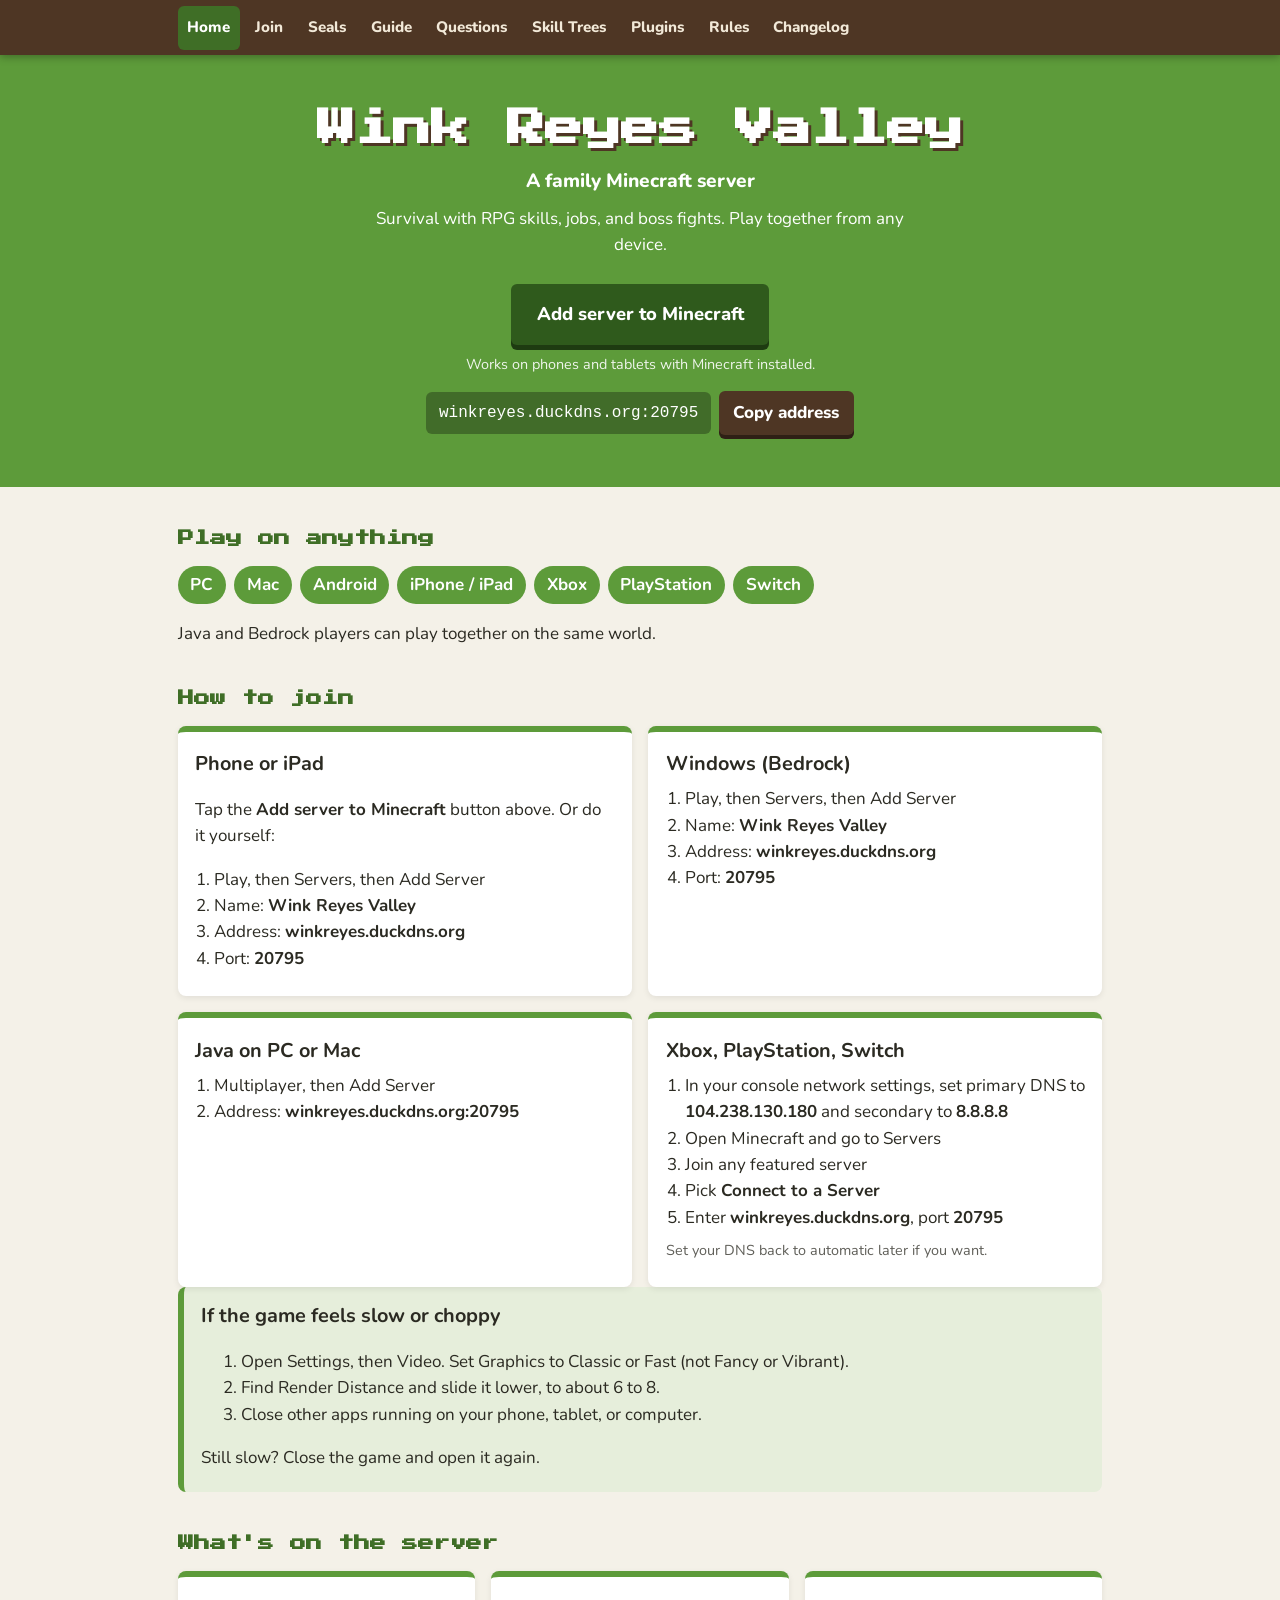
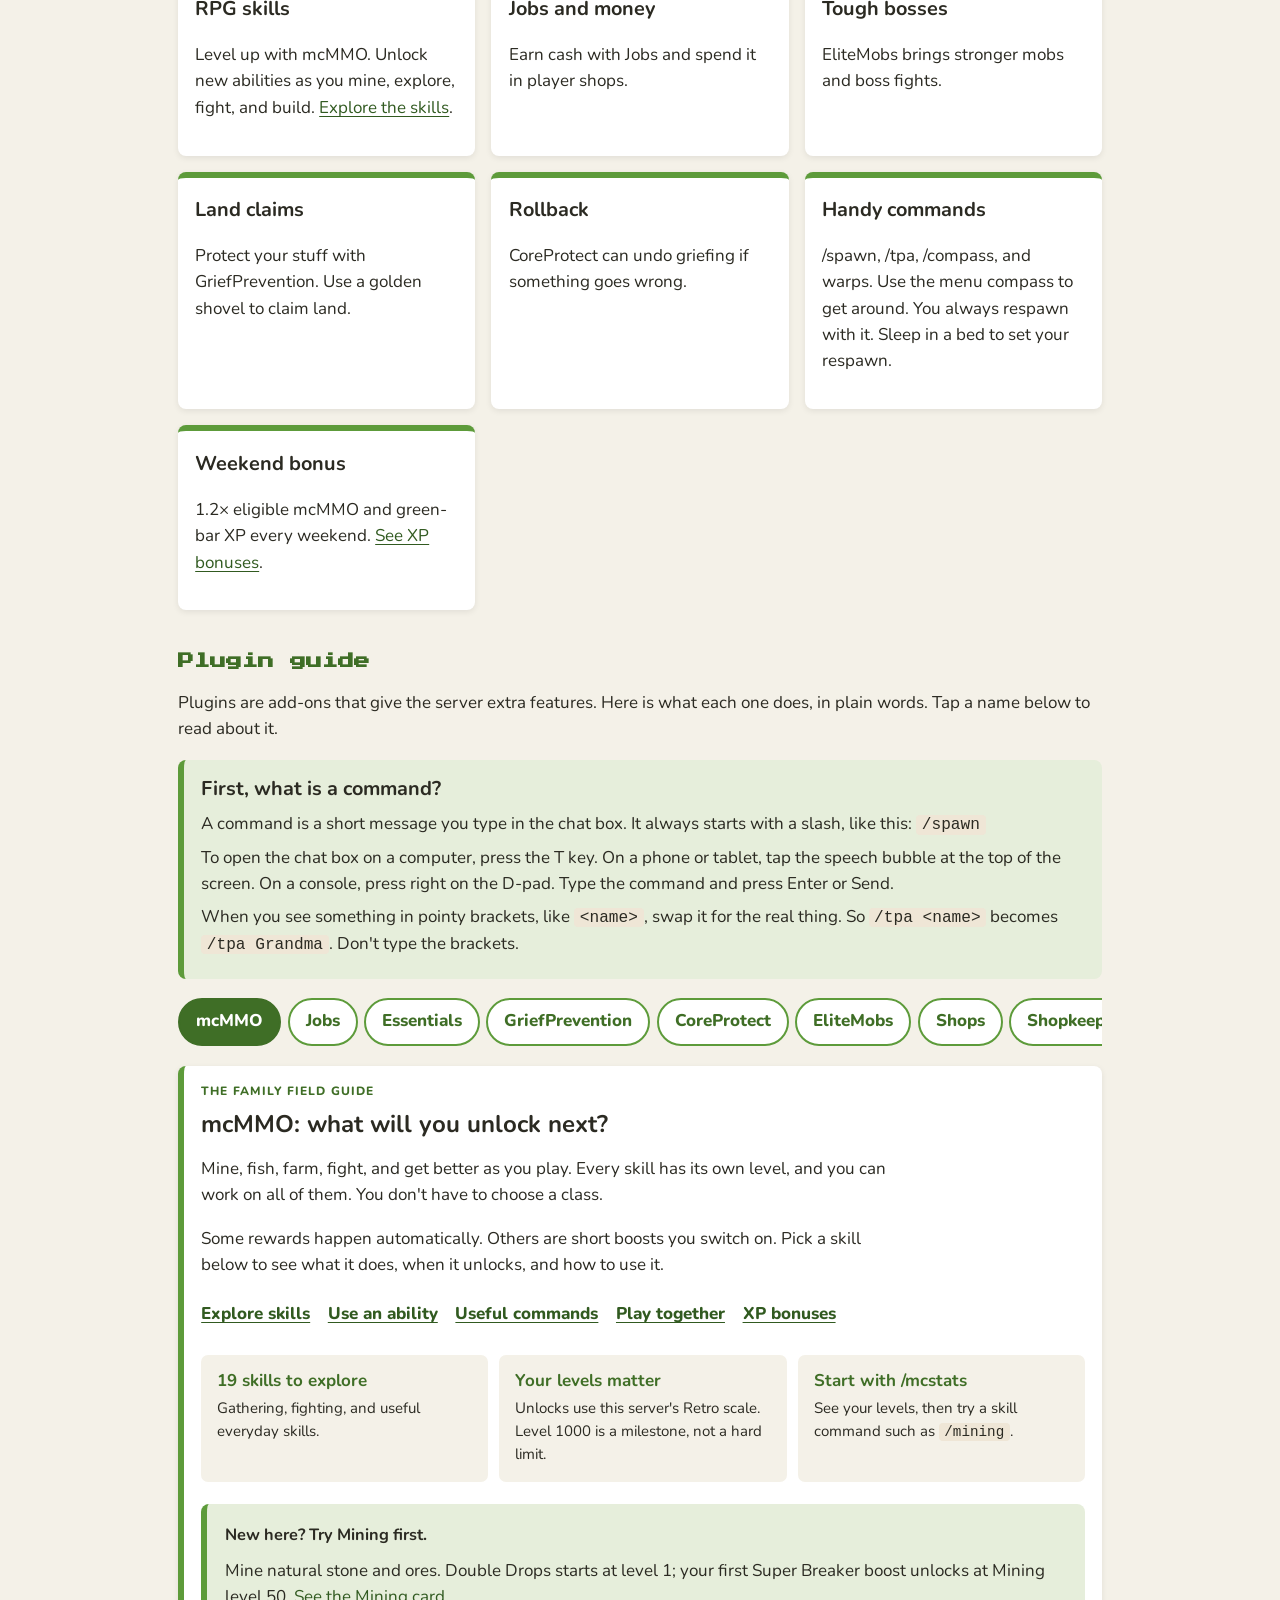
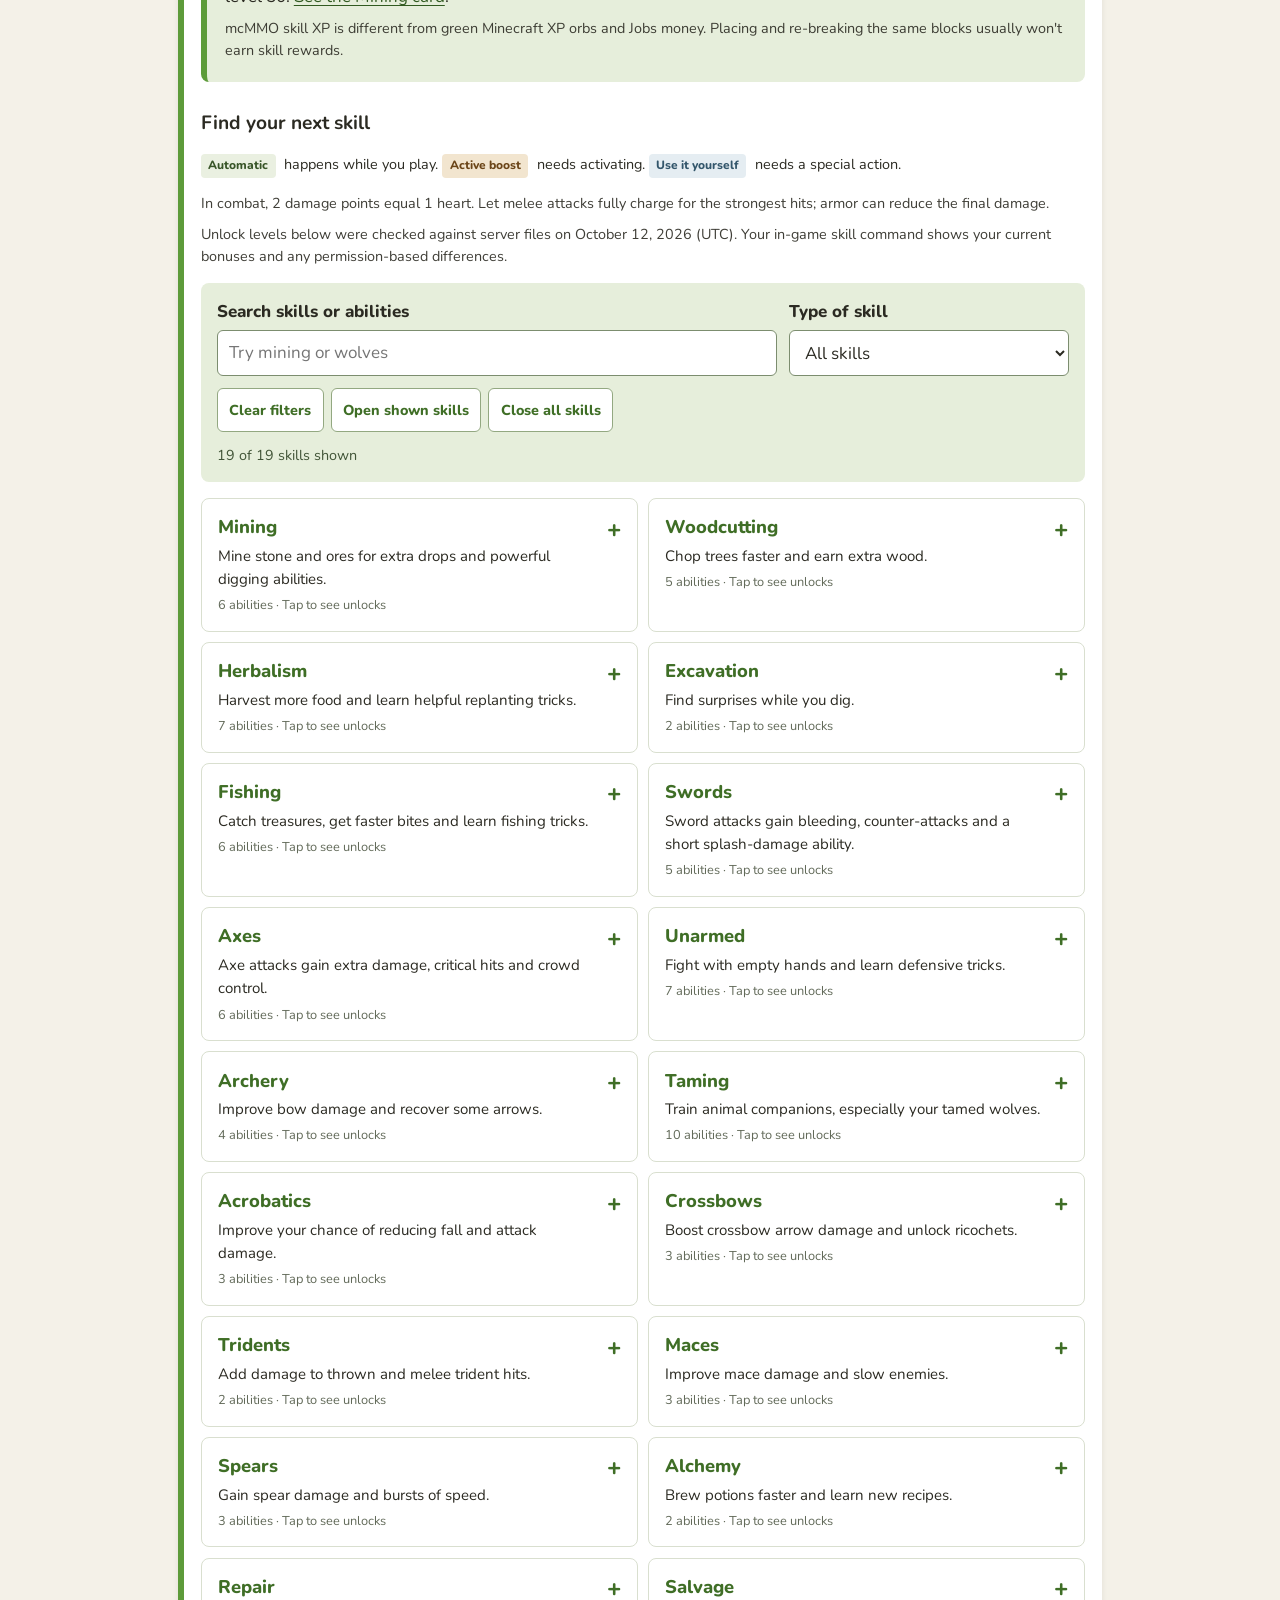
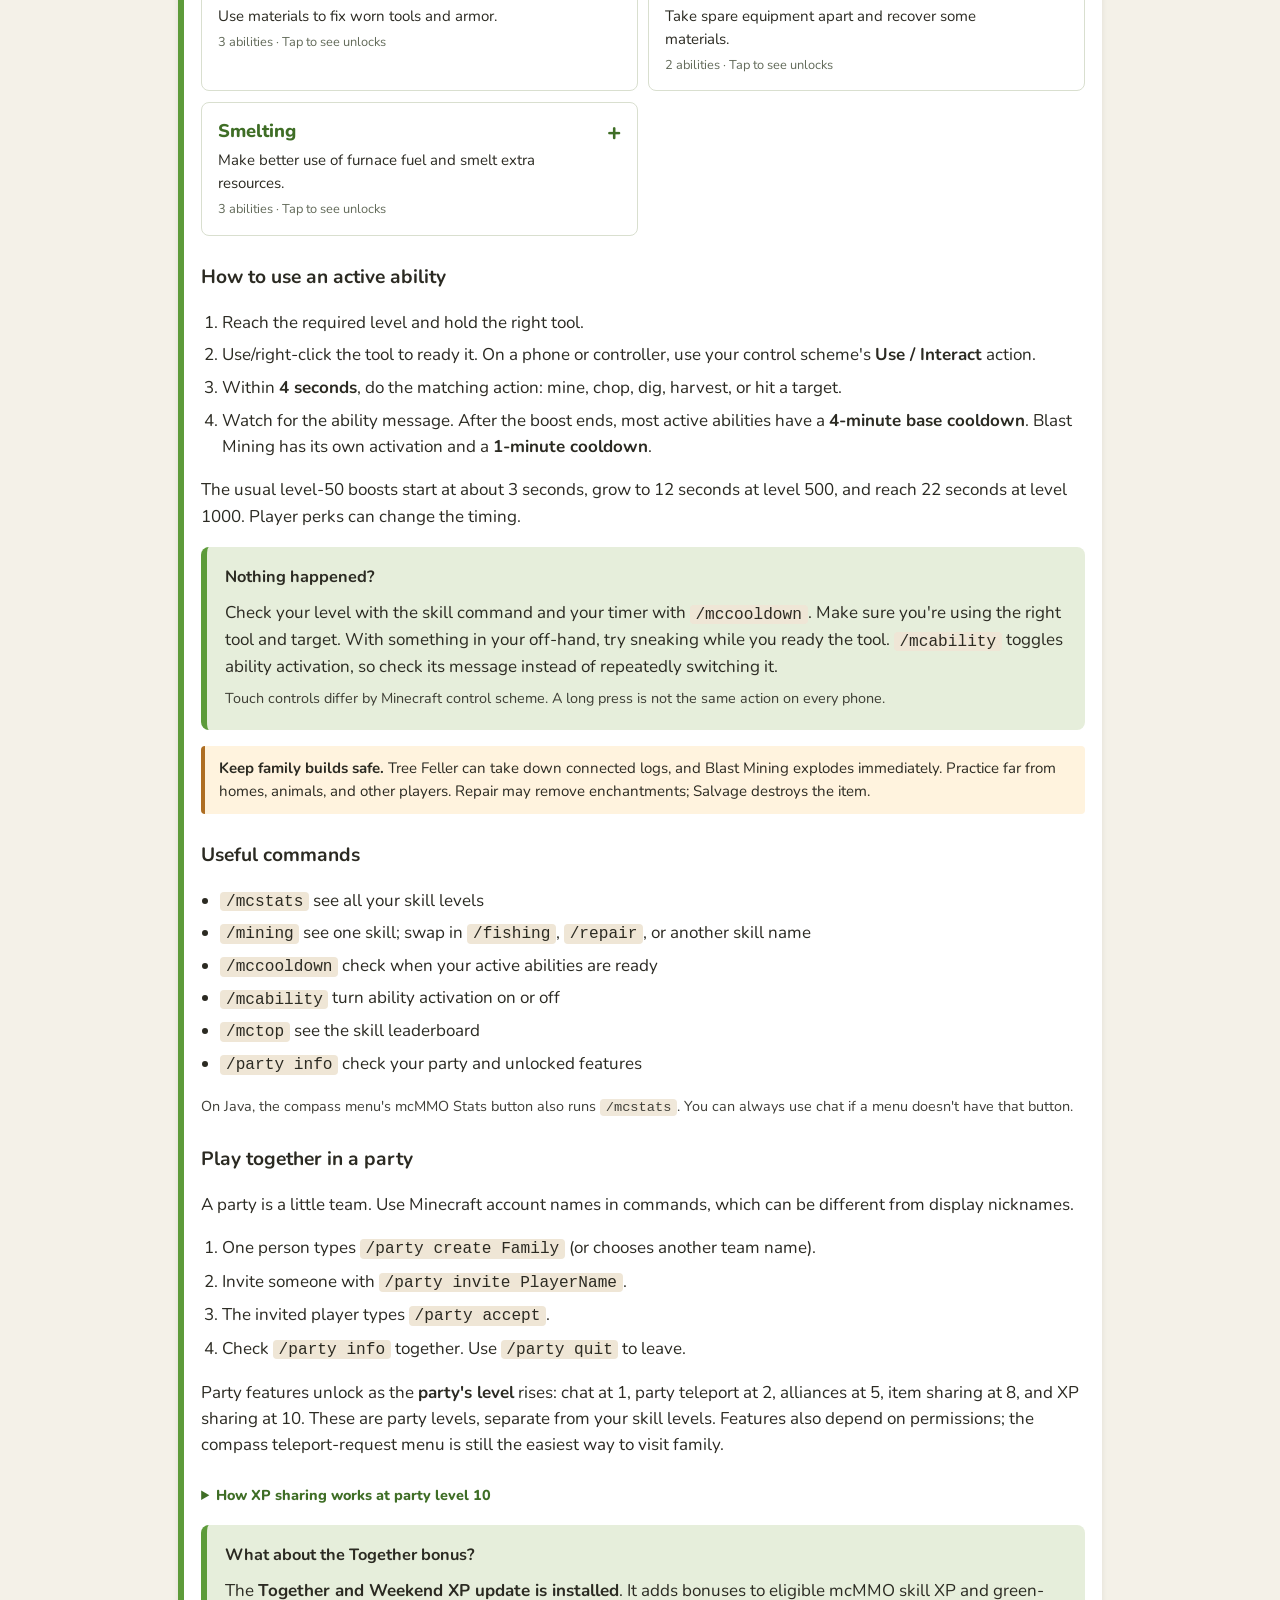
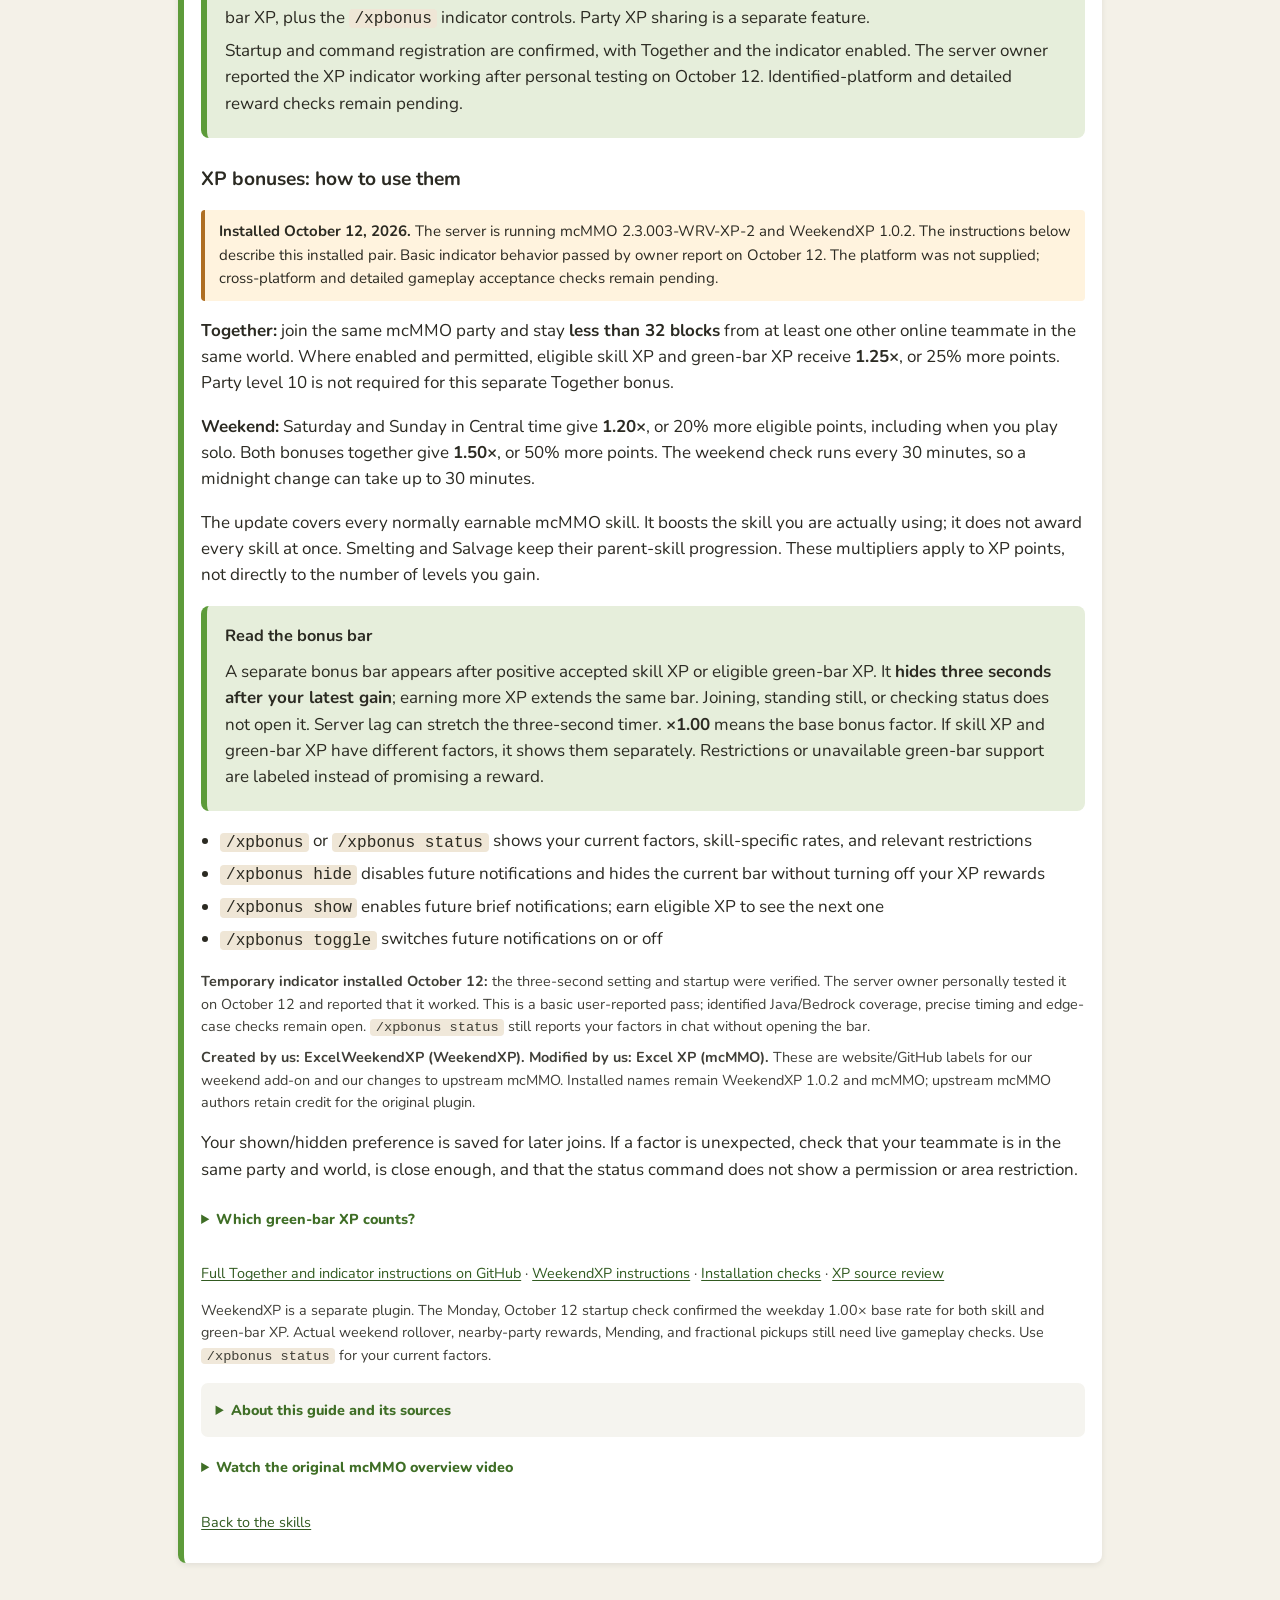
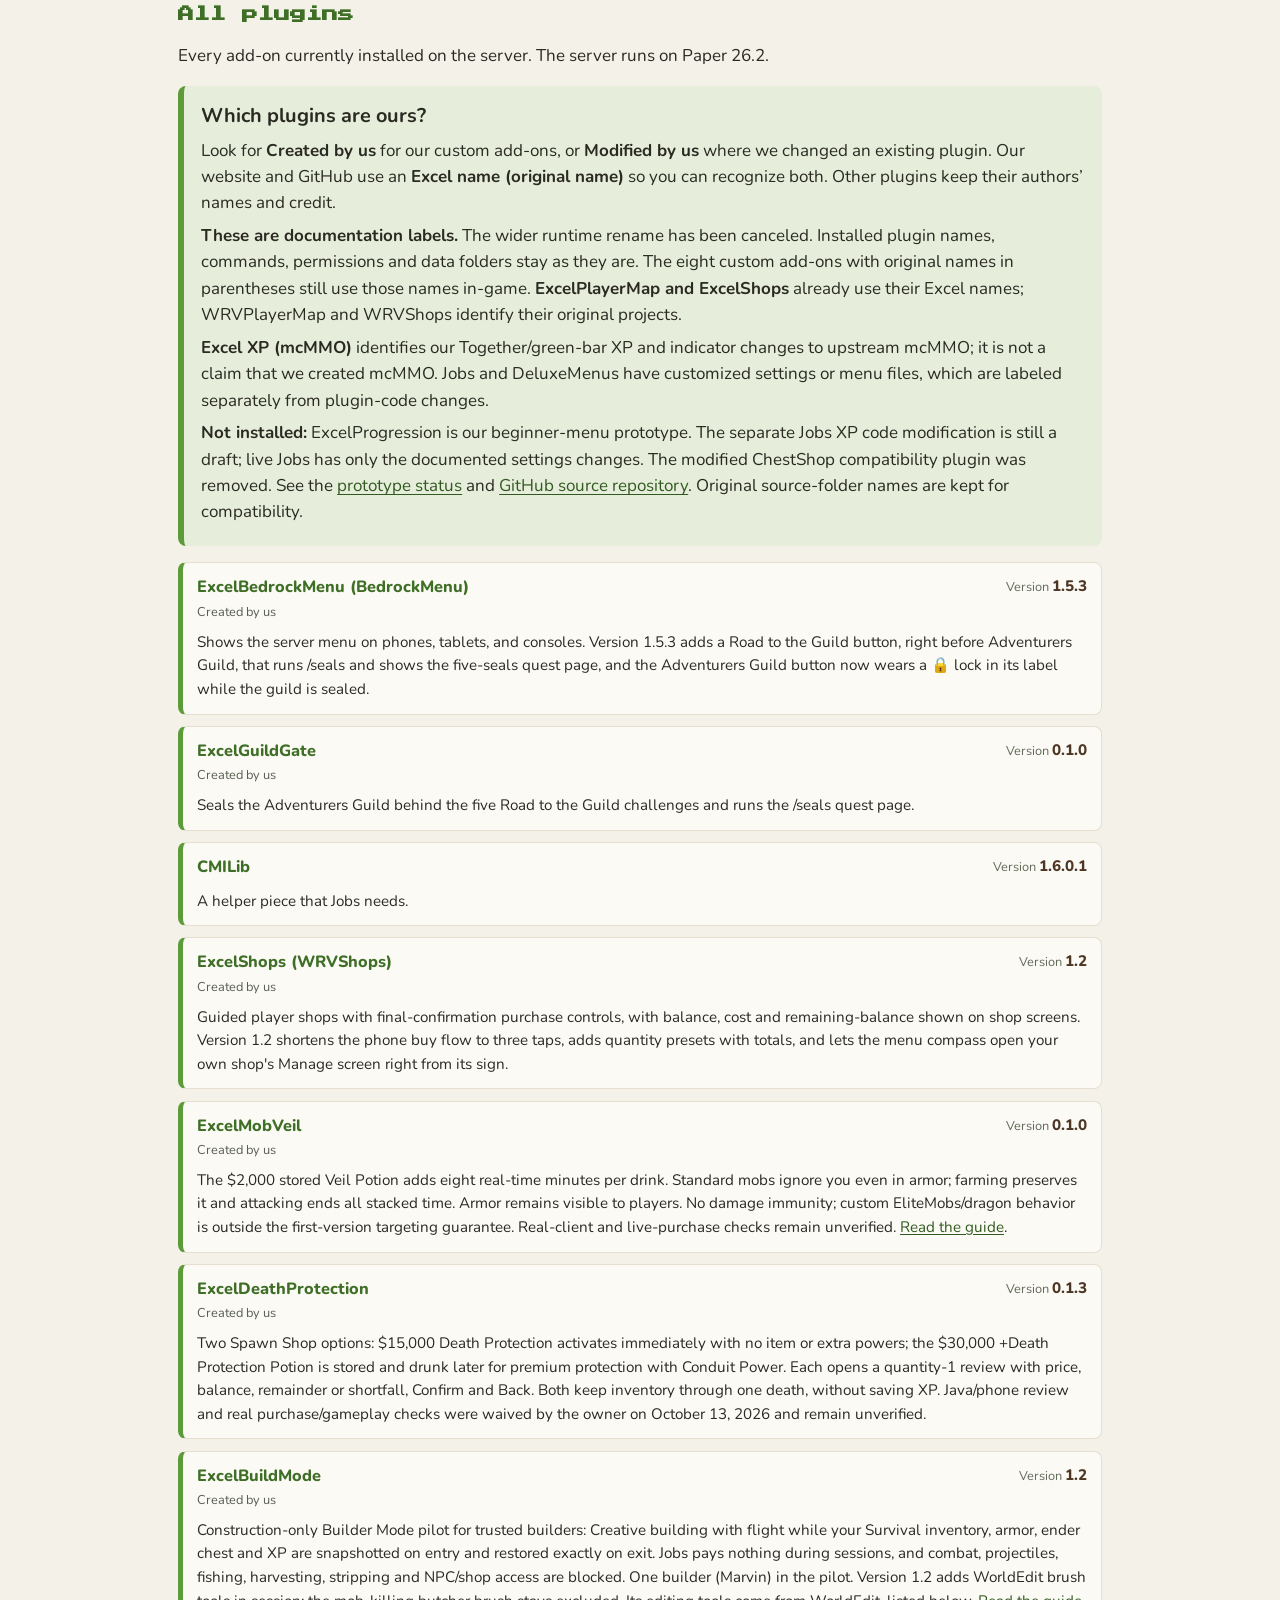
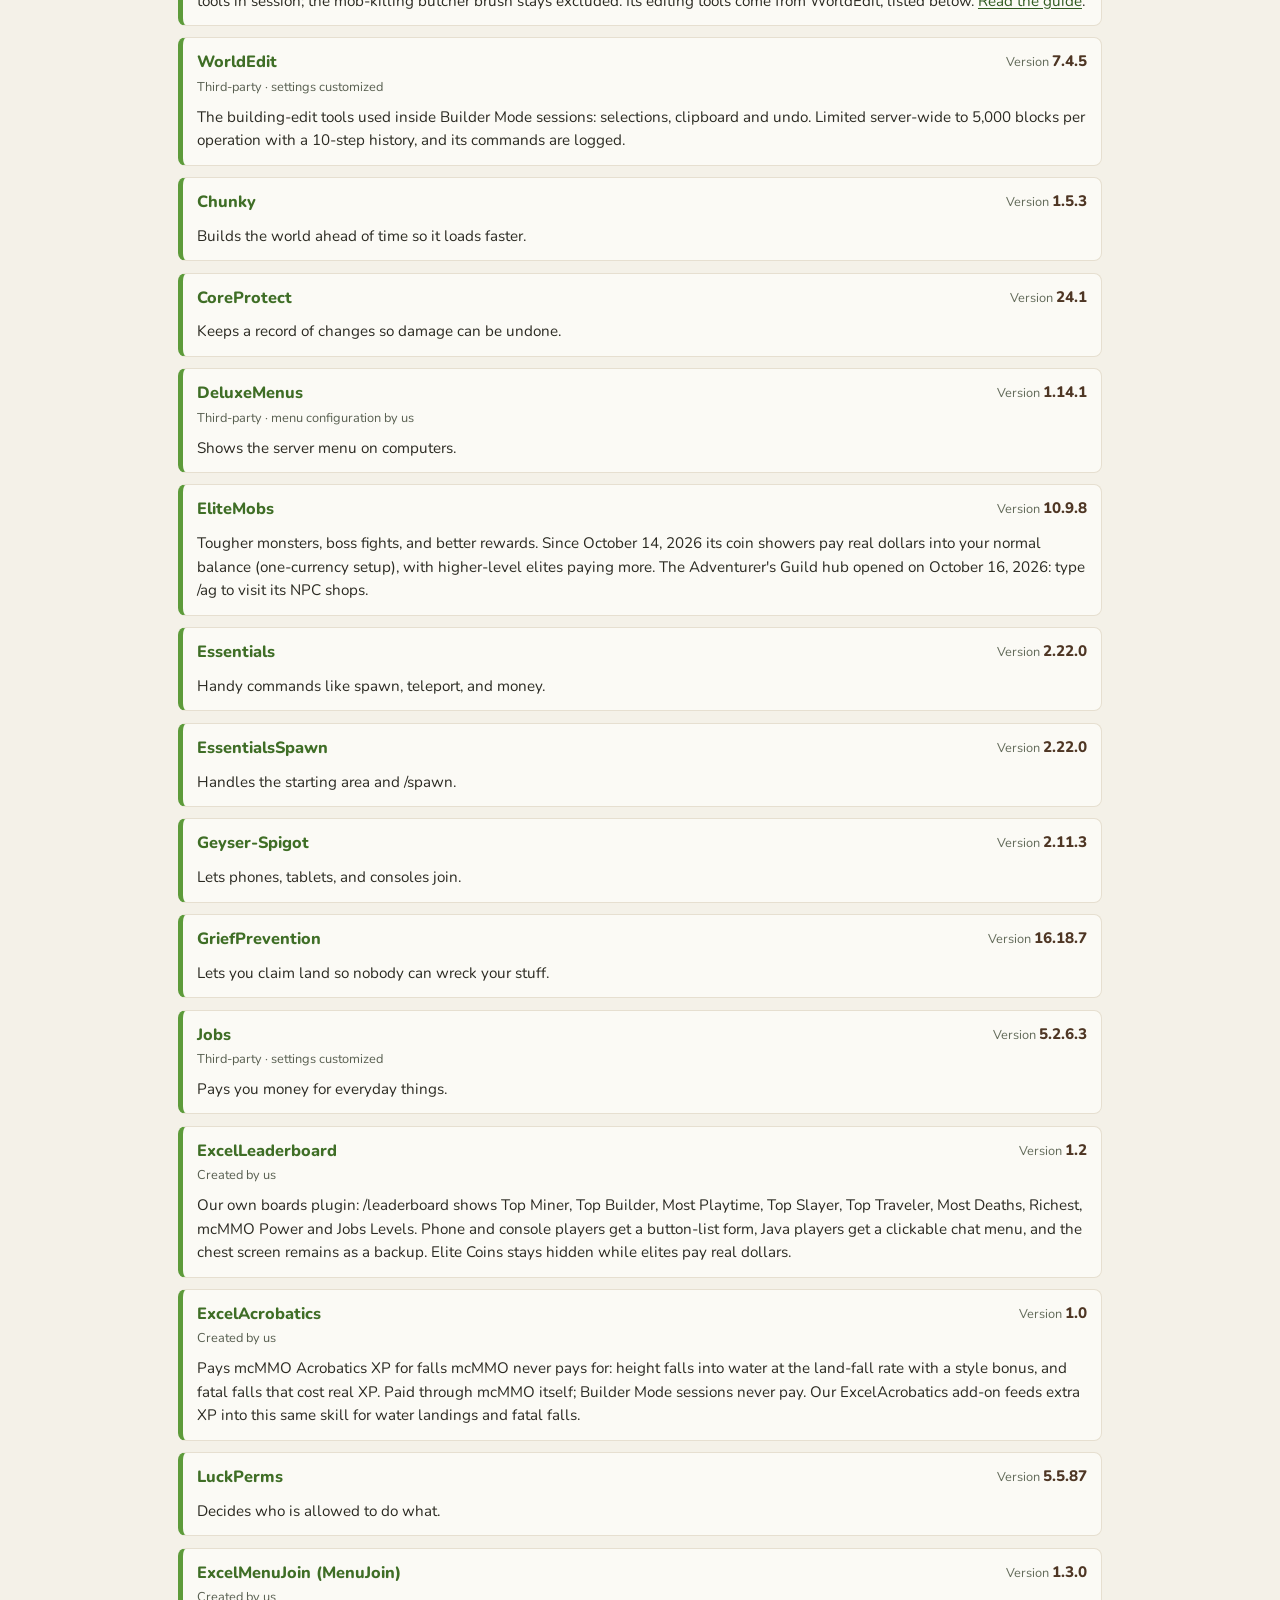
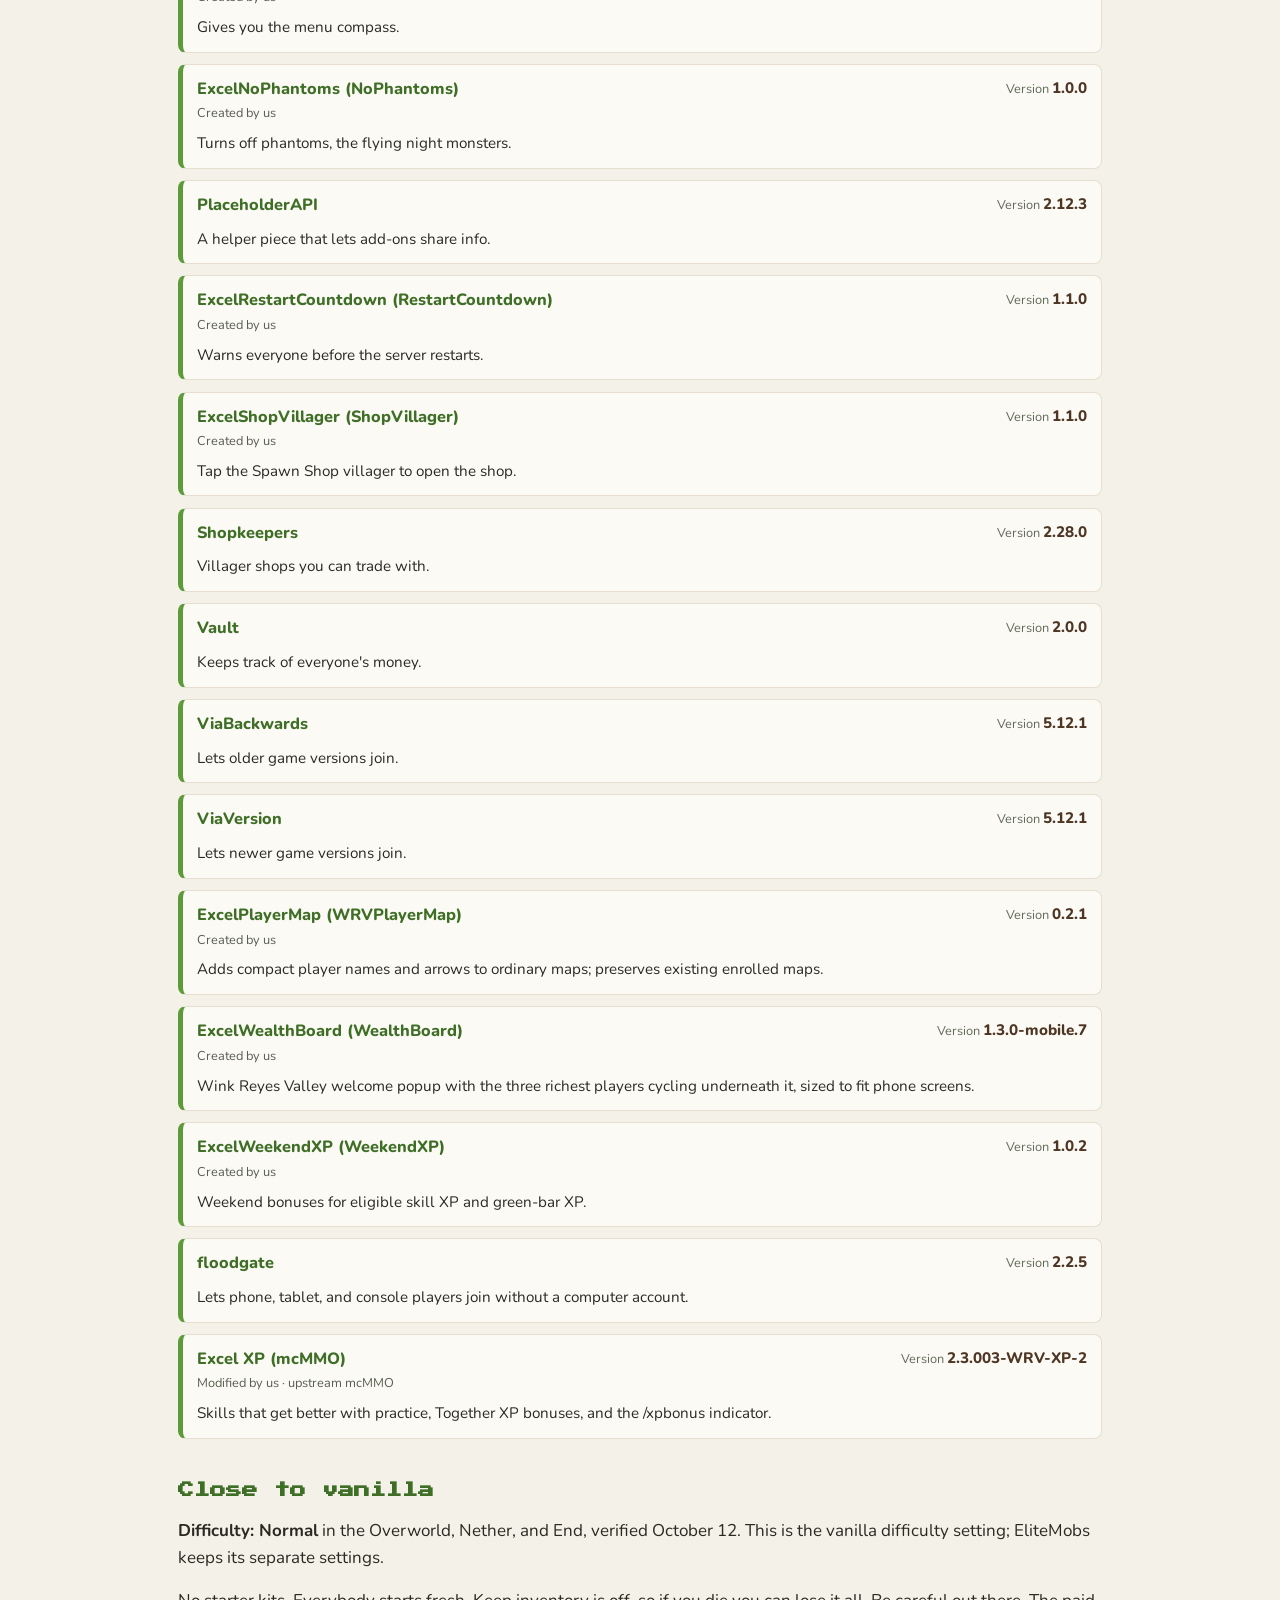
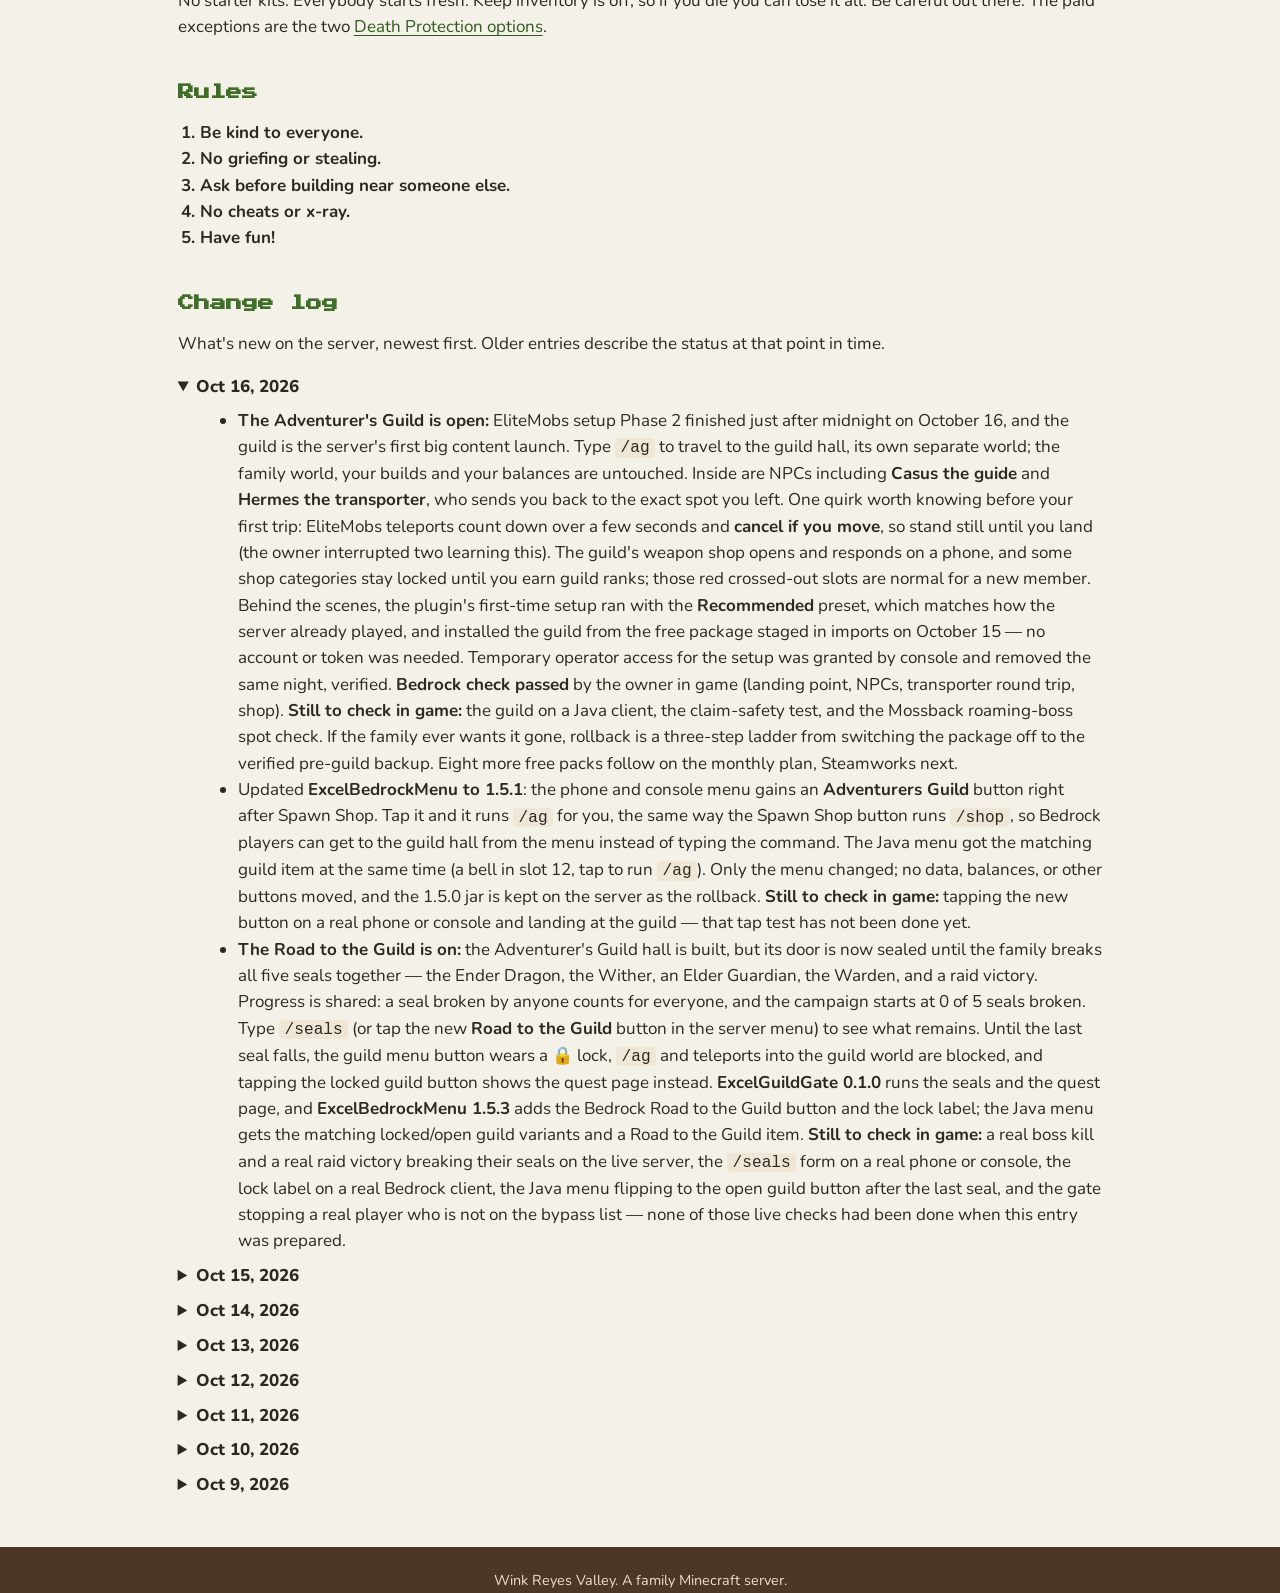
<file: index-campaign.html>
<!doctype html>
<html lang="en">
<head>
<meta charset="utf-8">
<meta name="viewport" content="width=device-width, initial-scale=1">
<title>Wink Reyes Valley | A family Minecraft server</title>
<meta name="description" content="Wink Reyes Valley is a family Minecraft server. Crossplay on PC, Mac, phones, tablets, and consoles.">
<link rel="icon" href="data:image/svg+xml,%3Csvg xmlns='http://www.w3.org/2000/svg' viewBox='0 0 16 16'%3E%3Crect width='16' height='16' fill='%2379553a'/%3E%3Crect width='16' height='6' fill='%235d9b3a'/%3E%3Crect x='2' y='6' width='3' height='2' fill='%235d9b3a'/%3E%3Crect x='10' y='6' width='2' height='3' fill='%235d9b3a'/%3E%3C/svg%3E">
<link rel="preconnect" href="https://fonts.googleapis.com">
<link rel="preconnect" href="https://fonts.gstatic.com" crossorigin>
<link href="https://fonts.googleapis.com/css2?family=Press+Start+2P&family=Nunito:wght@400;700;800&display=swap" rel="stylesheet">
<link rel="stylesheet" href="style.css?v=1901a9d7e4">
</head>
<body>
<a class="skip-link" href="#guide">Skip to the plugin guide</a>
<header class="hero">
  <div class="wrap">
    <h1>Wink Reyes Valley</h1>
    <p class="tagline">A family Minecraft server</p>
    <p class="sub">Survival with RPG skills, jobs, and boss fights. Play together from any device.</p>
    <a class="btn big" href="minecraft://?addExternalServer=Wink%20Reyes%20Valley|winkreyes.duckdns.org:20795">Add server to Minecraft</a>
    <p class="note">Works on phones and tablets with Minecraft installed.</p>
    <div class="addr">
      <code id="addr">winkreyes.duckdns.org:20795</code>
      <button class="btn small" id="copy" type="button">Copy address</button>
    </div>
    <p class="note" id="copied" aria-live="polite"></p>
  </div>
</header>

<main class="wrap">
  <section>
    <h2>Play on anything</h2>
    <ul class="chips">
      <li>PC</li><li>Mac</li><li>Android</li><li>iPhone / iPad</li><li>Xbox</li><li>PlayStation</li><li>Switch</li>
    </ul>
    <p>Java and Bedrock players can play together on the same world.</p>
  </section>

  <section>
    <h2>How to join</h2>
    <div class="cards">
      <article class="card">
        <h3>Phone or iPad</h3>
        <p>Tap the <b>Add server to Minecraft</b> button above. Or do it yourself:</p>
        <ol><li>Play, then Servers, then Add Server</li><li>Name: <b>Wink Reyes Valley</b></li><li>Address: <b>winkreyes.duckdns.org</b></li><li>Port: <b>20795</b></li></ol>
      </article>
      <article class="card">
        <h3>Windows (Bedrock)</h3>
        <ol><li>Play, then Servers, then Add Server</li><li>Name: <b>Wink Reyes Valley</b></li><li>Address: <b>winkreyes.duckdns.org</b></li><li>Port: <b>20795</b></li></ol>
      </article>
      <article class="card">
        <h3>Java on PC or Mac</h3>
        <ol><li>Multiplayer, then Add Server</li><li>Address: <b>winkreyes.duckdns.org:20795</b></li></ol>
      </article>
      <article class="card">
        <h3>Xbox, PlayStation, Switch</h3>
        <ol>
          <li>In your console network settings, set primary DNS to <b>104.238.130.180</b> and secondary to <b>8.8.8.8</b></li>
          <li>Open Minecraft and go to Servers</li>
          <li>Join any featured server</li>
          <li>Pick <b>Connect to a Server</b></li>
          <li>Enter <b>winkreyes.duckdns.org</b>, port <b>20795</b></li>
        </ol>
        <p class="note">Set your DNS back to automatic later if you want.</p>
      </article>
    </div>
  </section>

  <div class="howto">
    <h3>If the game feels slow or choppy</h3>
    <ol>
      <li>Open Settings, then Video. Set Graphics to Classic or Fast (not Fancy or Vibrant).</li>
      <li>Find Render Distance and slide it lower, to about 6 to 8.</li>
      <li>Close other apps running on your phone, tablet, or computer.</li>
    </ol>
    <p>Still slow? Close the game and open it again.</p>
  </div>

  <section>
    <h2>What's on the server</h2>
    <div class="cards feats">
      <div class="card"><h3>RPG skills</h3><p>Level up with mcMMO. Unlock new abilities as you mine, explore, fight, and build. <a href="#panel-mcmmo">Explore the skills</a>.</p></div>
      <div class="card"><h3>Jobs and money</h3><p>Earn cash with Jobs and spend it in player shops.</p></div>
      <div class="card"><h3>Tough bosses</h3><p>EliteMobs brings stronger mobs and boss fights.</p></div>
      <div class="card"><h3>Land claims</h3><p>Protect your stuff with GriefPrevention. Use a golden shovel to claim land.</p></div>
      <div class="card"><h3>Rollback</h3><p>CoreProtect can undo griefing if something goes wrong.</p></div>
      <div class="card"><h3>Handy commands</h3><p>/spawn, /tpa, /compass, and warps. Use the menu compass to get around. You always respawn with it. Sleep in a bed to set your respawn.</p></div>
      <div class="card"><h3>Weekend bonus</h3><p>1.2× eligible mcMMO and green-bar XP every weekend. <a href="#mcmmo-xp-preview">See XP bonuses</a>.</p></div>
    </div>
  </section>

  <section id="guide">
    <h2>Plugin guide</h2>
    <p>Plugins are add-ons that give the server extra features. Here is what each one does, in plain words. Tap a name below to read about it.</p>
    <div class="howto">
      <h3>First, what is a command?</h3>
      <p>A command is a short message you type in the chat box. It always starts with a slash, like this: <code>/spawn</code></p>
      <p>To open the chat box on a computer, press the T key. On a phone or tablet, tap the speech bubble at the top of the screen. On a console, press right on the D-pad. Type the command and press Enter or Send.</p>
      <p>When you see something in pointy brackets, like <code>&lt;name&gt;</code>, swap it for the real thing. So <code>/tpa &lt;name&gt;</code> becomes <code>/tpa Grandma</code>. Don't type the brackets.</p>
    </div>

    <div class="tabs" id="plugtabs">
    <div class="tabbar" role="tablist" aria-label="Plugins">
      <button type="button" role="tab" id="tab-mcmmo" aria-controls="panel-mcmmo" aria-selected="true" tabindex="0">mcMMO</button>
      <button type="button" role="tab" id="tab-jobs" aria-controls="panel-jobs" aria-selected="false" tabindex="-1">Jobs</button>
      <button type="button" role="tab" id="tab-essentials" aria-controls="panel-essentials" aria-selected="false" tabindex="-1">Essentials</button>
      <button type="button" role="tab" id="tab-griefprevention" aria-controls="panel-griefprevention" aria-selected="false" tabindex="-1">GriefPrevention</button>
      <button type="button" role="tab" id="tab-coreprotect" aria-controls="panel-coreprotect" aria-selected="false" tabindex="-1">CoreProtect</button>
      <button type="button" role="tab" id="tab-elitemobs" aria-controls="panel-elitemobs" aria-selected="false" tabindex="-1">EliteMobs</button>
      <button type="button" role="tab" id="tab-shops" aria-controls="panel-shops" aria-selected="false" tabindex="-1">Shops</button>
      <button type="button" role="tab" id="tab-shopkeepers" aria-controls="panel-shopkeepers" aria-selected="false" tabindex="-1">Shopkeepers</button>
      <button type="button" role="tab" id="tab-server-menu-compass" aria-controls="panel-server-menu-compass" aria-selected="false" tabindex="-1">Server menu compass</button>
      <button type="button" role="tab" id="tab-leaderboards" aria-controls="panel-leaderboards" aria-selected="false" tabindex="-1">Leaderboards</button>
      <button type="button" role="tab" id="tab-no-phantoms" aria-controls="panel-no-phantoms" aria-selected="false" tabindex="-1">No Phantoms</button>
      <button type="button" role="tab" id="tab-restart-warnings" aria-controls="panel-restart-warnings" aria-selected="false" tabindex="-1">Restart warnings</button>
      <button type="button" role="tab" id="tab-player-map" aria-controls="panel-player-map" aria-selected="false" tabindex="-1">Player Map</button>
      <button type="button" role="tab" id="tab-builder-mode" aria-controls="panel-builder-mode" aria-selected="false" tabindex="-1">Builder Mode</button>
      <button type="button" role="tab" id="tab-world-map" aria-controls="panel-world-map" aria-selected="false" tabindex="-1">Web map status</button>
      <button type="button" role="tab" id="tab-behind-the-scenes" aria-controls="panel-behind-the-scenes" aria-selected="false" tabindex="-1">Behind the scenes</button>
    </div>
    <!-- MCMO_GUIDE_START -->

<div class="panel guide-panel" role="tabpanel" id="panel-mcmmo" aria-labelledby="tab-mcmmo" tabindex="0">
  <div class="guide-intro">
    <p class="guide-kicker">The family field guide</p>
    <h3 class="guide-title">mcMMO: what will you unlock next?</h3>
    <p>Mine, fish, farm, fight, and get better as you play. Every skill has its own level, and you can work on all of them. You don't have to choose a class.</p>
    <p>Some rewards happen automatically. Others are short boosts you switch on. Pick a skill below to see what it does, when it unlocks, and how to use it.</p>
  </div>
  <nav class="guide-nav" aria-label="mcMMO guide sections">
    <a href="#mcmmo-skills">Explore skills</a><a href="#mcmmo-activate">Use an ability</a><a href="#mcmmo-commands">Useful commands</a><a href="#mcmmo-party">Play together</a><a href="#mcmmo-xp-preview">XP bonuses</a>
  </nav>
  <div class="guide-facts">
    <div class="guide-fact"><b>19 skills to explore</b><p>Gathering, fighting, and useful everyday skills.</p></div>
    <div class="guide-fact"><b>Your levels matter</b><p>Unlocks use this server's Retro scale. Level 1000 is a milestone, not a hard limit.</p></div>
    <div class="guide-fact"><b>Start with /mcstats</b><p>See your levels, then try a skill command such as <code>/mining</code>.</p></div>
  </div>
  <div class="howto">
    <h4>New here? Try Mining first.</h4>
    <p>Mine natural stone and ores. Double Drops starts at level 1; your first Super Breaker boost unlocks at Mining level 50. <a href="#mcmmo-mining">See the Mining card</a>.</p>
    <p class="note">mcMMO skill XP is different from green Minecraft XP orbs and Jobs money. Placing and re-breaking the same blocks usually won't earn skill rewards.</p>
  </div>
  <section class="guide-section" id="mcmmo-skills" aria-labelledby="mcmmo-skills-title">
    <h4 id="mcmmo-skills-title">Find your next skill</h4>
    <p class="guide-legend"><span class="ability-type passive">Automatic</span> happens while you play. <span class="ability-type active">Active boost</span> needs activating. <span class="ability-type manual">Use it yourself</span> needs a special action.</p>
    <p class="note">In combat, 2 damage points equal 1 heart. Let melee attacks fully charge for the strongest hits; armor can reduce the final damage.</p>
    <p class="note">Unlock levels below were checked against server files on October 12, 2026 (UTC). Your in-game skill command shows your current bonuses and any permission-based differences.</p>
    <div class="skill-controls" id="skill-controls" hidden>
      <div class="skill-fields">
        <div><label for="skill-search">Search skills or abilities</label><input id="skill-search" type="search" placeholder="Try mining or wolves" autocomplete="off" aria-describedby="skill-results"></div>
        <div><label for="skill-category">Type of skill</label><select id="skill-category"><option value="all">All skills</option><option value="gathering">Gathering</option><option value="combat">Combat</option><option value="utility">Useful skills</option></select></div>
      </div>
      <div class="skill-actions"><button class="plain-btn" id="skill-reset" type="button">Clear filters</button><button class="plain-btn" id="skill-expand" type="button">Open shown skills</button><button class="plain-btn" id="skill-collapse" type="button">Close all skills</button></div>
      <p class="skill-results" id="skill-results" role="status" aria-live="polite" aria-atomic="true"></p>
    </div>
    <p class="skill-empty" id="skill-empty" hidden>No skills match that search. Try an ability name, a shorter word, or choose All skills.</p>
    <div class="skill-grid">
<details class="skill-card" id="mcmmo-mining" data-category="gathering">
<summary><span class="skill-title">Mining</span>
<span class="skill-summary">Mine stone and ores for extra drops and powerful digging abilities.</span>
<span class="skill-meta">6 abilities · Tap to see unlocks</span></summary>
<div class="skill-body">
<p class="skill-command"><code>/mining</code> shows your progress. <a href="#mcmmo-mining" aria-label="Link to Mining">Link to this skill</a></p>
<p><b>How to level up:</b> Mine eligible natural stone and ores with a pickaxe.</p>


<ul class="ability-list">
<li class="ability">
<h5>Double Drops</h5>
<div class="ability-tags"><span class="ability-type passive">Automatic</span><span class="unlock">Level 1</span></div>
<p>A chance for an extra copy of normal mining drops.</p>
<p><b>Use:</b> Passive while mining eligible blocks.</p>

<p class="ability-note">Mine natural blocks. Placing and breaking the same blocks does not earn normal bonus drops.</p>
</li>
<li class="ability">
<h5>Super Breaker</h5>
<div class="ability-tags"><span class="ability-type active">Active boost</span><span class="unlock">Level 50</span></div>
<p>Mine faster for a short time. Successful bonus-drop rolls can give triple drops.</p>
<p><b>Use:</b> Right-click with a pickaxe, then hit an eligible mining block within four seconds.</p>
<p><b>Wait:</b> 4 minutes after it ends</p>

<p class="ability-note">Triple drops happen when the bonus succeeds; every block is not guaranteed to drop three items.</p>
</li>
<li class="ability">
<h5>Mother Lode</h5>
<div class="ability-tags"><span class="ability-type passive">Automatic</span><span class="unlock">Level 1000</span></div>
<p>A high-level chance to receive triple mining drops, even outside Super Breaker. If it fails, the normal Double Drops roll still happens.</p>
<p><b>Use:</b> Passive while mining eligible blocks.</p>

</li>
<li class="ability">
<h5>Blast Mining</h5>
<div class="ability-tags"><span class="ability-type active">Active boost</span><span class="unlock">Level 100</span></div>
<p>Remotely detonate TNT for improved ore recovery, fewer ordinary debris drops, and Mining XP from destroyed ores. Higher ranks improve the ore bonus and can add bonus copies.</p>
<p><b>Use:</b> Place TNT, stand safely back, hold a pickaxe or flint and steel, sneak, aim at the TNT, and right-click.</p>
<p><b>Wait:</b> 1 minute</p>
<p class="rank-list"><b>Rank levels:</b> 100 → 250 → 350 → 500 → 650 → 750 → 850 → 1000</p>

<p class="ability-note">TNT explodes immediately. Stay back and keep it well away from builds, players and animals.</p>
<p class="ability-note">Aim from a safe distance. The remote range is 100 blocks. Extra ore copies are chance-based.</p>
</li>
<li class="ability">
<h5>Bigger Bombs</h5>
<div class="ability-tags"><span class="ability-type passive">Automatic</span><span class="unlock">Level 100</span></div>
<p>Makes mcMMO-tracked Blast Mining explosions larger. It improves with your Blast Mining rank.</p>
<p><b>Use:</b> Automatic when Blast Mining is used.</p>

<p class="ability-note">A larger blast damages a larger area. Use it only in a safe mining area.</p>
</li>
<li class="ability">
<h5>Demolitions Expertise</h5>
<div class="ability-tags"><span class="ability-type passive">Automatic</span><span class="unlock">Effective protection from level 500</span></div>
<p>Reduces damage from your own Blast Mining TNT. Protection begins at level 500 with the checked settings.</p>
<p><b>Use:</b> Passive against your own tracked Blast Mining explosion.</p>
<p class="rank-list"><b>Rank levels:</b> 500 → 750 → 1000</p>

<p class="ability-note">Protection applies to your own Blast Mining TNT. It does not make ordinary TNT, creepers or other players’ explosives safe.</p>
<details class="skill-notes"><summary>More about this ability</summary>
<p>With the checked settings, protection is 25% at level 500, 50% at 750, and 100% at 1000, for your own tracked Blast Mining TNT only.</p>
</details>
</li>
</ul>
<details class="guide-sources"><summary>Sources for this skill</summary>
<p>Implementation checked against the version-pinned mcMMO source and server settings. These links are for anyone who wants the technical details.</p><ul>
<li><a href="https://github.com/mcMMO-Dev/mcMMO/blob/058279c148a65bd708dc85067d3858f6adde1173/src/main/resources/skillranks.yml#L564-L568">skillranks settings</a></li>
<li><a href="https://github.com/mcMMO-Dev/mcMMO/blob/058279c148a65bd708dc85067d3858f6adde1173/src/main/java/com/gmail/nossr50/skills/mining/MiningManager.java#L101-L178">MiningManager</a></li>
<li><a href="https://github.com/mcMMO-Dev/mcMMO/blob/058279c148a65bd708dc85067d3858f6adde1173/src/main/java/com/gmail/nossr50/skills/mining/MiningManager.java#L131-L176">MiningManager</a></li>
<li><a href="https://github.com/mcMMO-Dev/mcMMO/blob/058279c148a65bd708dc85067d3858f6adde1173/src/main/java/com/gmail/nossr50/datatypes/player/McMMOPlayer.java#L972-L1066">McMMOPlayer</a></li>
<li><a href="https://github.com/mcMMO-Dev/mcMMO/blob/058279c148a65bd708dc85067d3858f6adde1173/src/main/resources/advanced.yml#L325-L332">advanced settings</a></li>
</ul></details>
</div></details>
<details class="skill-card" id="mcmmo-woodcutting" data-category="gathering">
<summary><span class="skill-title">Woodcutting</span>
<span class="skill-summary">Chop trees faster and earn extra wood.</span>
<span class="skill-meta">5 abilities · Tap to see unlocks</span></summary>
<div class="skill-body">
<p class="skill-command"><code>/woodcutting</code> shows your progress. <a href="#mcmmo-woodcutting" aria-label="Link to Woodcutting">Link to this skill</a></p>
<p><b>How to level up:</b> Chop natural or grown logs with an axe.</p>


<ul class="ability-list">
<li class="ability">
<h5>Harvest Lumber</h5>
<div class="ability-tags"><span class="ability-type passive">Automatic</span><span class="unlock">Level 1</span></div>
<p>A chance to gain an extra copy of a chopped block&#x27;s drops.</p>
<p><b>Use:</b> Passive when chopping eligible blocks with an axe.</p>

</li>
<li class="ability">
<h5>Tree Feller</h5>
<div class="ability-tags"><span class="ability-type active">Active boost</span><span class="unlock">Level 50</span></div>
<p>Chopping a tree can bring down connected logs and nearby tree parts in one action. Harvest Lumber and Clean Cuts can still add drops.</p>
<p><b>Use:</b> Right-click with an axe, then hit a valid log within four seconds and chop it.</p>
<p><b>Wait:</b> 4 minutes after it ends</p>

<p class="ability-note">Check axe durability first. A worn-out axe can make the ability fail and injure you.</p>
<p class="ability-note">Be careful near treehouses and neighboring trees. Replant afterward. Some tree shapes or protected blocks prevent a complete felling.</p>
</li>
<li class="ability">
<h5>Leaf Blower</h5>
<div class="ability-tags"><span class="ability-type passive">Automatic</span><span class="unlock">Level 150</span></div>
<p>Instantly breaks leaves and eligible non-wood tree parts when hit with an axe.</p>
<p><b>Use:</b> Passive; hit the leaf or eligible tree part with an axe.</p>

<p class="ability-note">Hold an axe to use it.</p>
</li>
<li class="ability">
<h5>Knock on Wood</h5>
<div class="ability-tags"><span class="ability-type passive">Automatic</span><span class="unlock">Level 300</span></div>
<p>Improves Tree Feller rewards. Rank 1 keeps sapling/propagule drops from more leaves; rank 2 adds a chance for Minecraft XP orbs from eligible non-log tree components.</p>
<p><b>Use:</b> Passive during Tree Feller.</p>
<p class="rank-list"><b>Rank levels:</b> 300 → 600</p>

<p class="ability-note">This improves Tree Feller; punching a tree does not trigger it. Sapling drops are still chance-based.</p>
</li>
<li class="ability">
<h5>Clean Cuts</h5>
<div class="ability-tags"><span class="ability-type passive">Automatic</span><span class="unlock">Level 1000</span></div>
<p>A high-level chance for triple woodcutting drops. If it fails, Harvest Lumber can still award double drops.</p>
<p><b>Use:</b> Passive while chopping eligible blocks; also works during Tree Feller.</p>

</li>
</ul>
<details class="guide-sources"><summary>Sources for this skill</summary>
<p>Implementation checked against the version-pinned mcMMO source and server settings. These links are for anyone who wants the technical details.</p><ul>
<li><a href="https://github.com/mcMMO-Dev/mcMMO/blob/058279c148a65bd708dc85067d3858f6adde1173/src/main/resources/skillranks.yml#L872-L876">skillranks settings</a></li>
<li><a href="https://github.com/mcMMO-Dev/mcMMO/blob/058279c148a65bd708dc85067d3858f6adde1173/src/main/java/com/gmail/nossr50/skills/woodcutting/WoodcuttingManager.java#L85-L163">WoodcuttingManager</a></li>
<li><a href="https://github.com/mcMMO-Dev/mcMMO/blob/058279c148a65bd708dc85067d3858f6adde1173/src/main/java/com/gmail/nossr50/skills/woodcutting/WoodcuttingManager.java#L184-L210">WoodcuttingManager</a></li>
<li><a href="https://github.com/mcMMO-Dev/mcMMO/blob/058279c148a65bd708dc85067d3858f6adde1173/src/main/java/com/gmail/nossr50/datatypes/player/McMMOPlayer.java#L972-L1066">McMMOPlayer</a></li>
<li><a href="https://github.com/mcMMO-Dev/mcMMO/blob/058279c148a65bd708dc85067d3858f6adde1173/src/main/resources/advanced.yml#L630-L637">advanced settings</a></li>
</ul></details>
</div></details>
<details class="skill-card" id="mcmmo-herbalism" data-category="gathering">
<summary><span class="skill-title">Herbalism</span>
<span class="skill-summary">Harvest more food and learn helpful replanting tricks.</span>
<span class="skill-meta">7 abilities · Tap to see unlocks</span></summary>
<div class="skill-body">
<p class="skill-command"><code>/herbalism</code> shows your progress. <a href="#mcmmo-herbalism" aria-label="Link to Herbalism">Link to this skill</a></p>
<p><b>How to level up:</b> Harvest fully grown crops and eligible plants. Let them grow again before harvesting.</p>


<ul class="ability-list">
<li class="ability">
<h5>Double Drops</h5>
<div class="ability-tags"><span class="ability-type passive">Automatic</span><span class="unlock">Level 1</span></div>
<p>Eligible harvests can give extra produce.</p>
<p><b>Use:</b> Passive when harvesting eligible mature plants.</p>

<p class="ability-note">Harvest fully grown crops. Bonus drops depend on the plant; falling sections of tall plants do not all receive the bonus.</p>
</li>
<li class="ability">
<h5>Green Terra</h5>
<div class="ability-tags"><span class="ability-type active">Active boost</span><span class="unlock">Level 50</span></div>
<p>A short farming boost: bonus harvests can give triple drops, supported crops replant more reliably, and seeds can turn certain blocks green.</p>
<p><b>Use:</b> Right-click with a hoe, then hit or harvest an eligible plant or hit a convertible block within four seconds. While active, hit convertible blocks with wheat seeds available in your inventory.</p>
<p><b>Wait:</b> 4 minutes after it ends</p>

<p class="ability-note">Keep the matching seeds or crop item in your inventory for replanting. Sneaking skips replanting.</p>
<p class="ability-note">Greening a block consumes a wheat seed. Not every harvest is guaranteed to give triple drops.</p>
</li>
<li class="ability">
<h5>Green Thumb</h5>
<div class="ability-tags"><span class="ability-type passive">Automatic</span><span class="unlock">Ranked benefits at level 250; basic replanting can happen earlier</span></div>
<p>Harvest with a hoe to try automatically replanting supported crops. Higher ranks replant at a later growth stage. Wheat seeds can also turn certain blocks green.</p>
<p><b>Use:</b> Harvest with a hoe without sneaking; keep the matching seed/crop item in your inventory or offhand. Cocoa also supports an axe. For manual block conversion, right-click a compatible block while holding wheat seeds.</p>
<p class="rank-list"><b>Rank levels:</b> 250 → 500 → 750 → 1000</p>

<p class="ability-note">Crop replanting can happen before level 250, starting at the earliest growth stage. The level-250 unlock is for ranked growth benefits and manual block conversion.</p>
<p class="ability-note">Keep the matching seeds or crop item in your inventory. Sneaking skips replanting. A failed manual greening attempt still uses its wheat seed.</p>
</li>
<li class="ability">
<h5>Farmer&#x27;s Diet</h5>
<div class="ability-tags"><span class="ability-type passive">Automatic</span><span class="unlock">Level 200</span></div>
<p>Restores extra hunger when eating supported farm foods. Each rank adds one hunger point, up to five points (2.5 drumsticks).</p>
<p><b>Use:</b> Passive when eating supported foods.</p>
<p class="rank-list"><b>Rank levels:</b> 200 → 400 → 600 → 800 → 1000</p>

<p class="ability-note">Extra hunger does not remove the poison from poisonous potatoes.</p>
</li>
<li class="ability">
<h5>Hylian Luck</h5>
<div class="ability-tags"><span class="ability-type passive">Automatic</span><span class="unlock">Available from the start; improves with skill</span></div>
<p>A small chance to find configured treasure when cutting certain plants with a sword.</p>
<p><b>Use:</b> Break a supported plant or flower-pot block with a sword.</p>

<p class="ability-note">Use a sword on supported plants. Avoid decorative plants and flower pots around builds.</p>
<p class="ability-note">There is no separate level gate, but the chance starts at zero and grows with your Herbalism level.</p>
</li>
<li class="ability">
<h5>Shroom Thumb</h5>
<div class="ability-tags"><span class="ability-type manual">Use it yourself</span><span class="unlock">Available from the start; improves with skill</span></div>
<p>A chance to turn dirt, grass or a dirt path into mycelium.</p>
<p><b>Use:</b> Hold a red or brown mushroom and right-click a compatible block while carrying at least one of each mushroom.</p>

<p class="ability-note">Every attempt consumes one red and one brown mushroom, even if it fails. The chance starts at zero and grows with your skill.</p>
</li>
<li class="ability">
<h5>Verdant Bounty</h5>
<div class="ability-tags"><span class="ability-type passive">Automatic</span><span class="unlock">Level 1000</span></div>
<p>A high-level chance for a successful bonus harvest to become triple drops outside Green Terra.</p>
<p><b>Use:</b> Passive during eligible harvests.</p>

</li>
</ul>
<details class="guide-sources"><summary>Sources for this skill</summary>
<p>Implementation checked against the version-pinned mcMMO source and server settings. These links are for anyone who wants the technical details.</p><ul>
<li><a href="https://github.com/mcMMO-Dev/mcMMO/blob/058279c148a65bd708dc85067d3858f6adde1173/src/main/resources/skillranks.yml#L606-L610">skillranks settings</a></li>
<li><a href="https://github.com/mcMMO-Dev/mcMMO/blob/058279c148a65bd708dc85067d3858f6adde1173/src/main/java/com/gmail/nossr50/skills/herbalism/HerbalismManager.java#L412-L451">HerbalismManager</a></li>
<li><a href="https://github.com/mcMMO-Dev/mcMMO/blob/058279c148a65bd708dc85067d3858f6adde1173/src/main/java/com/gmail/nossr50/skills/herbalism/HerbalismManager.java#L199-L239">HerbalismManager</a></li>
<li><a href="https://github.com/mcMMO-Dev/mcMMO/blob/058279c148a65bd708dc85067d3858f6adde1173/src/main/java/com/gmail/nossr50/skills/herbalism/Herbalism.java#L14-L35">Herbalism</a></li>
<li><a href="https://github.com/mcMMO-Dev/mcMMO/blob/058279c148a65bd708dc85067d3858f6adde1173/src/main/resources/advanced.yml#L286-L292">advanced settings</a></li>
</ul></details>
</div></details>
<details class="skill-card" id="mcmmo-excavation" data-category="gathering">
<summary><span class="skill-title">Excavation</span>
<span class="skill-summary">Find surprises while you dig.</span>
<span class="skill-meta">2 abilities · Tap to see unlocks</span></summary>
<div class="skill-body">
<p class="skill-command"><code>/excavation</code> shows your progress. <a href="#mcmmo-excavation" aria-label="Link to Excavation">Link to this skill</a></p>
<p><b>How to level up:</b> Dig eligible natural materials, such as dirt, sand and gravel, with a shovel.</p>


<ul class="ability-list">
<li class="ability">
<h5>Archaeology</h5>
<div class="ability-tags"><span class="ability-type passive">Automatic</span><span class="unlock">Level 1</span></div>
<p>Digging can uncover configured treasures and extra Excavation XP. Higher skill levels unlock individual treasure entries; Archaeology ranks improve the Minecraft XP orb bonus when treasure is found.</p>
<p><b>Use:</b> Passive when digging eligible natural blocks with a shovel.</p>
<p class="rank-list"><b>Rank levels:</b> 1 → 250 → 350 → 500 → 650 → 750 → 850 → 1000</p>

<p class="ability-note">Different treasures need different digging materials and levels. This is a shovel skill, separate from Minecraft’s brush archaeology.</p>
</li>
<li class="ability">
<h5>Giga Drill Breaker</h5>
<div class="ability-tags"><span class="ability-type active">Active boost</span><span class="unlock">Level 50</span></div>
<p>Dig faster for a short time, with three chances for treasure and extra Excavation XP from eligible blocks.</p>
<p><b>Use:</b> Right-click with a shovel, then hit an eligible excavation block within four seconds.</p>
<p><b>Wait:</b> 4 minutes after it ends</p>

<p class="ability-note">It does not dig a 3-by-3 area or triple every ordinary dirt and sand drop. It uses extra tool durability.</p>
</li>
</ul>
<details class="guide-sources"><summary>Sources for this skill</summary>
<p>Implementation checked against the version-pinned mcMMO source and server settings. These links are for anyone who wants the technical details.</p><ul>
<li><a href="https://github.com/mcMMO-Dev/mcMMO/blob/058279c148a65bd708dc85067d3858f6adde1173/src/main/resources/skillranks.yml#L900-L918">skillranks settings</a></li>
<li><a href="https://github.com/mcMMO-Dev/mcMMO/blob/058279c148a65bd708dc85067d3858f6adde1173/src/main/java/com/gmail/nossr50/skills/excavation/ExcavationManager.java#L108-L145">ExcavationManager</a></li>
<li><a href="https://github.com/mcMMO-Dev/mcMMO/blob/058279c148a65bd708dc85067d3858f6adde1173/src/main/java/com/gmail/nossr50/skills/excavation/ExcavationManager.java#L119-L145">ExcavationManager</a></li>
<li><a href="https://github.com/mcMMO-Dev/mcMMO/blob/058279c148a65bd708dc85067d3858f6adde1173/src/main/java/com/gmail/nossr50/listeners/BlockListener.java#L508-L525">BlockListener</a></li>
<li><a href="https://github.com/mcMMO-Dev/mcMMO/blob/058279c148a65bd708dc85067d3858f6adde1173/src/main/resources/advanced.yml#L101-L112">advanced settings</a></li>
</ul></details>
</div></details>
<details class="skill-card" id="mcmmo-fishing" data-category="gathering">
<summary><span class="skill-title">Fishing</span>
<span class="skill-summary">Catch treasures, get faster bites and learn fishing tricks.</span>
<span class="skill-meta">6 abilities · Tap to see unlocks</span></summary>
<div class="skill-body">
<p class="skill-command"><code>/fishing</code> shows your progress. <a href="#mcmmo-fishing" aria-label="Link to Fishing">Link to this skill</a></p>
<p><b>How to level up:</b> Fish with a rod. If warned about overfishing, move where your bobber lands.</p>


<p>Keep moving your fishing spot when warned about overfishing. Repeated catches in the same spot can stop earning fish or XP.</p>
<ul class="ability-list">
<li class="ability">
<h5>Treasure Hunter</h5>
<div class="ability-tags"><span class="ability-type passive">Automatic</span><span class="unlock">Level 1</span></div>
<p>Fishing can reel in equipment, valuables and other configured treasures. Higher ranks shift the chances toward better rarity tiers and increase ordinary Minecraft fishing XP.</p>
<p><b>Use:</b> Passive when you successfully catch something with a rod.</p>
<p class="rank-list"><b>Rank levels:</b> 1 → 250 → 350 → 500 → 650 → 750 → 850 → 1000</p>

<p class="ability-note">A treasure normally replaces the fish you would have caught.</p>
</li>
<li class="ability">
<h5>Master Angler</h5>
<div class="ability-tags"><span class="ability-type passive">Automatic</span><span class="unlock">Level 1</span></div>
<p>Reduces the wait for a bite. Fishing while seated in a boat adds another small reduction.</p>
<p><b>Use:</b> Passive on casting a fishing rod; sit in a boat for the extra bonus.</p>
<p class="rank-list"><b>Rank levels:</b> 1 → 200 → 300 → 400 → 600 → 700 → 800 → 900</p>

<p class="ability-note">The wait still varies. A faster bite is not a guarantee of an immediate catch.</p>
</li>
<li class="ability">
<h5>Ice Fishing</h5>
<div class="ability-tags"><span class="ability-type manual">Use it yourself</span><span class="unlock">Level 50</span></div>
<p>Can open a small hole in ordinary ice so you can fish through it.</p>
<p><b>Use:</b> Cast onto qualifying ice and reel the grounded hook while aiming at the ice; the ability converts a small patch to water and recasts.</p>

<p class="ability-note">Use ordinary lake ice. Packed ice and blue ice do not work. It can change a 3-by-3 patch, so avoid decorative ice.</p>
</li>
<li class="ability">
<h5>Shake</h5>
<div class="ability-tags"><span class="ability-type manual">Use it yourself</span><span class="unlock">Level 150</span></div>
<p>Hooking a supported creature can shake loose an item and award Fishing XP. Higher ranks improve its success chance.</p>
<p><b>Use:</b> Hook a supported living entity with the fishing rod and reel it in.</p>
<p class="rank-list"><b>Rank levels:</b> 150 → 200 → 250 → 300 → 400 → 500 → 600 → 700</p>

<p class="ability-note">Shake hurts the creature and can kill it. Avoid pets, villagers and family members.</p>
</li>
<li class="ability">
<h5>Magic Hunter</h5>
<div class="ability-tags"><span class="ability-type passive">Automatic</span><span class="unlock">Level 200</span></div>
<p>Some enchantable mcMMO fishing treasures can gain enchantments. Its enchantment odds improve with Treasure Hunter rank.</p>
<p><b>Use:</b> Passive when a suitable fishing treasure is found.</p>

</li>
<li class="ability">
<h5>Fisherman&#x27;s Diet</h5>
<div class="ability-tags"><span class="ability-type passive">Automatic</span><span class="unlock">Level 200</span></div>
<p>Restores extra hunger when eating supported fish. Each rank adds one hunger point, up to five points (2.5 drumsticks).</p>
<p><b>Use:</b> Passive when eating cod, salmon, tropical fish, cooked cod or cooked salmon.</p>
<p class="rank-list"><b>Rank levels:</b> 200 → 400 → 600 → 800 → 1000</p>

<p class="ability-note">This does not make pufferfish safe to eat.</p>
</li>
</ul>
<details class="guide-sources"><summary>Sources for this skill</summary>
<p>Implementation checked against the version-pinned mcMMO source and server settings. These links are for anyone who wants the technical details.</p><ul>
<li><a href="https://github.com/mcMMO-Dev/mcMMO/blob/058279c148a65bd708dc85067d3858f6adde1173/src/main/resources/skillranks.yml#L707-L725">skillranks settings</a></li>
<li><a href="https://github.com/mcMMO-Dev/mcMMO/blob/058279c148a65bd708dc85067d3858f6adde1173/src/main/java/com/gmail/nossr50/skills/fishing/FishingManager.java#L216-L226">FishingManager</a></li>
<li><a href="https://github.com/mcMMO-Dev/mcMMO/blob/058279c148a65bd708dc85067d3858f6adde1173/src/main/java/com/gmail/nossr50/skills/fishing/FishingManager.java#L73-L81">FishingManager</a></li>
<li><a href="https://github.com/mcMMO-Dev/mcMMO/blob/058279c148a65bd708dc85067d3858f6adde1173/src/main/java/com/gmail/nossr50/listeners/PlayerListener.java#L475-L486">PlayerListener</a></li>
<li><a href="https://github.com/mcMMO-Dev/mcMMO/blob/058279c148a65bd708dc85067d3858f6adde1173/src/main/resources/advanced.yml#L247-L256">advanced settings</a></li>
</ul></details>
</div></details>
<details class="skill-card" id="mcmmo-swords" data-category="combat">
<summary><span class="skill-title">Swords</span>
<span class="skill-summary">Sword attacks gain bleeding, counter-attacks and a short splash-damage ability.</span>
<span class="skill-meta">5 abilities · Tap to see unlocks</span></summary>
<div class="skill-body">
<p class="skill-command"><code>/swords</code> shows your progress. <a href="#mcmmo-swords" aria-label="Link to Swords">Link to this skill</a></p>
<p><b>How to level up:</b> Deal damage with a sword to eligible mobs or players.</p>


<ul class="ability-list">
<li class="ability">
<h5>Rupture</h5>
<div class="ability-tags"><span class="ability-type passive">Automatic</span><span class="unlock">Level 1</span></div>
<p>Sword hits can apply armor-bypassing damage over time. Rank chances are 15%, 33%, 40%, 66%; the duration is about 5 seconds.</p>
<p class="rank-list"><b>Rank levels:</b> 1 → 150 → 750 → 900</p>

<p class="ability-note">Let melee attacks charge fully for the best chance. Rupture cannot deliver the final killing blow.</p>
</li>
<li class="ability">
<h5>Serrated Strikes</h5>
<div class="ability-tags"><span class="ability-type active">Active boost</span><span class="unlock">Level 50</span></div>
<p>Temporarily adds nearby splash damage and attempts Rupture on splash targets. At full strength, splash is one-quarter of the triggering sword damage before armor, with a minimum of 1 damage.</p>
<p><b>Use:</b> Right-click with a sword to ready it, then hit a target within 4 seconds. Sneak while right-clicking if your off-hand is occupied.</p>
<p><b>Wait:</b> 4 minutes after it ends</p>

</li>
<li class="ability">
<h5>Counter Attack</h5>
<div class="ability-tags"><span class="ability-type passive">Automatic</span><span class="unlock">Level 200</span></div>
<p>While holding a sword, a successful counter damages a living melee attacker for half the incoming damage before armor. Chance increases with Swords level, up to 30% at level 1000.</p>

<p class="ability-note">A counter hurts the attacker; it does not simply cancel the incoming hit.</p>
</li>
<li class="ability">
<h5>Stab</h5>
<div class="ability-tags"><span class="ability-type passive">Automatic</span><span class="unlock">Level 750</span></div>
<p>Adds +2.5 sword damage before armor at rank 1 and +4 at rank 2.</p>
<p class="rank-list"><b>Rank levels:</b> 750 → 1000</p>

</li>
<li class="ability">
<h5>Swords Limit Break</h5>
<div class="ability-tags"><span class="ability-type passive">Automatic</span><span class="unlock">Level 100</span></div>
<p>Adds extra weapon damage before armor against tougher, better-armored players. Ten ranks; up to +10 damage before armor and other damage reductions at rank 10 against high-quality armor.</p>
<p class="rank-list"><b>Rank levels:</b> 100 → 200 → 300 → 400 → 500 → 600 → 700 → 800 → 900 → 1000</p>

<p class="ability-note">This bonus currently affects player-versus-player combat, not monsters. Armor still reduces the final damage.</p>
</li>
</ul>
<details class="guide-sources"><summary>Sources for this skill</summary>
<p>Implementation checked against the version-pinned mcMMO source and server settings. These links are for anyone who wants the technical details.</p><ul>
<li><a href="https://github.com/mcMMO-Dev/mcMMO/blob/058279c148a65bd708dc85067d3858f6adde1173/src/main/resources/skillranks.yml#L726-L777">skillranks settings</a></li>
<li><a href="https://github.com/mcMMO-Dev/mcMMO/blob/058279c148a65bd708dc85067d3858f6adde1173/src/main/java/com/gmail/nossr50/skills/swords/SwordsManager.java#L77-L118">SwordsManager</a></li>
<li><a href="https://github.com/mcMMO-Dev/mcMMO/blob/058279c148a65bd708dc85067d3858f6adde1173/src/main/java/com/gmail/nossr50/runnables/skills/RuptureTask.java#L51-L61">RuptureTask</a></li>
<li><a href="https://github.com/mcMMO-Dev/mcMMO/blob/058279c148a65bd708dc85067d3858f6adde1173/src/main/java/com/gmail/nossr50/runnables/skills/RuptureTask.java#L95-L131">RuptureTask</a></li>
<li><a href="https://github.com/mcMMO-Dev/mcMMO/blob/058279c148a65bd708dc85067d3858f6adde1173/src/main/resources/advanced.yml#L488-L510">advanced settings</a></li>
</ul></details>
</div></details>
<details class="skill-card" id="mcmmo-axes" data-category="combat">
<summary><span class="skill-title">Axes</span>
<span class="skill-summary">Axe attacks gain extra damage, critical hits and crowd control.</span>
<span class="skill-meta">6 abilities · Tap to see unlocks</span></summary>
<div class="skill-body">
<p class="skill-command"><code>/axes</code> shows your progress. <a href="#mcmmo-axes" aria-label="Link to Axes">Link to this skill</a></p>
<p><b>How to level up:</b> Deal damage with an axe. Chopping trees trains Woodcutting instead.</p>


<ul class="ability-list">
<li class="ability">
<h5>Axe Mastery</h5>
<div class="ability-tags"><span class="ability-type passive">Automatic</span><span class="unlock">Level 50</span></div>
<p>Adds +1 axe damage before armor per rank, up to +4.</p>
<p class="rank-list"><b>Rank levels:</b> 50 → 100 → 150 → 200</p>

</li>
<li class="ability">
<h5>Critical Strikes</h5>
<div class="ability-tags"><span class="ability-type passive">Automatic</span><span class="unlock">Level 1</span></div>
<p>Chance to deal extra axe damage. At full attack strength, a critical is 2× damage against mobs or 1.5× against players. Chance reaches 37.5% at level 1000.</p>

</li>
<li class="ability">
<h5>Armor Impact</h5>
<div class="ability-tags"><span class="ability-type passive">Automatic</span><span class="unlock">Level 1</span></div>
<p>A 25% chance per armor piece to inflict extra durability damage, growing with rank. Base durability damage is 6.5 × rank before Unbreaking and rounding.</p>
<p class="rank-list"><b>Rank levels:</b> 1 → 100 → 150 → 200 → 250 → 300 → 350 → 400 → 450 → 500 → 550 → 600 → 650 → 700 → 750 → 800 → 850 → 900 → 950 → 1000</p>

<p class="ability-note">Damages armor durability rather than adding health damage.</p>
</li>
<li class="ability">
<h5>Greater Impact</h5>
<div class="ability-tags"><span class="ability-type passive">Automatic</span><span class="unlock">Level 250</span></div>
<p>Against an unarmored target, a 25% chance to add +2 damage before armor and strong knockback.</p>

</li>
<li class="ability">
<h5>Skull Splitter</h5>
<div class="ability-tags"><span class="ability-type active">Active boost</span><span class="unlock">Level 50</span></div>
<p>Temporarily splashes axe damage to nearby foes. At full attack strength, splash is half the triggering damage before armor, with a minimum of 1 damage.</p>
<p><b>Use:</b> Right-click with an axe to ready it, then hit a target within 4 seconds. Sneak while right-clicking if your off-hand is occupied.</p>
<p><b>Wait:</b> 4 minutes after it ends</p>

<p class="ability-note">With an axe ready, hitting a creature triggers Skull Splitter; chopping a tree triggers Tree Feller.</p>
</li>
<li class="ability">
<h5>Axes Limit Break</h5>
<div class="ability-tags"><span class="ability-type passive">Automatic</span><span class="unlock">Level 100</span></div>
<p>Adds extra weapon damage before armor against tougher, better-armored players. Ten ranks; up to +10 damage before armor and other damage reductions at rank 10 against high-quality armor.</p>
<p class="rank-list"><b>Rank levels:</b> 100 → 200 → 300 → 400 → 500 → 600 → 700 → 800 → 900 → 1000</p>

<p class="ability-note">This bonus currently affects player-versus-player combat, not monsters. Armor still reduces the final damage.</p>
</li>
</ul>
<details class="guide-sources"><summary>Sources for this skill</summary>
<p>Implementation checked against the version-pinned mcMMO source and server settings. These links are for anyone who wants the technical details.</p><ul>
<li><a href="https://github.com/mcMMO-Dev/mcMMO/blob/058279c148a65bd708dc85067d3858f6adde1173/src/main/resources/skillranks.yml#L111-L203">skillranks settings</a></li>
<li><a href="https://github.com/mcMMO-Dev/mcMMO/blob/058279c148a65bd708dc85067d3858f6adde1173/src/main/java/com/gmail/nossr50/skills/axes/Axes.java#L49-L58">Axes</a></li>
<li><a href="https://github.com/mcMMO-Dev/mcMMO/blob/058279c148a65bd708dc85067d3858f6adde1173/src/main/java/com/gmail/nossr50/util/skills/CombatUtils.java#L458-L460">CombatUtils</a></li>
<li><a href="https://github.com/mcMMO-Dev/mcMMO/blob/058279c148a65bd708dc85067d3858f6adde1173/src/main/java/com/gmail/nossr50/skills/axes/AxesManager.java#L113-L138">AxesManager</a></li>
<li><a href="https://github.com/mcMMO-Dev/mcMMO/blob/058279c148a65bd708dc85067d3858f6adde1173/src/main/resources/advanced.yml#L199-L202">advanced settings</a></li>
</ul></details>
</div></details>
<details class="skill-card" id="mcmmo-unarmed" data-category="combat">
<summary><span class="skill-title">Unarmed</span>
<span class="skill-summary">Fight with empty hands and learn defensive tricks.</span>
<span class="skill-meta">7 abilities · Tap to see unlocks</span></summary>
<div class="skill-body">
<p class="skill-command"><code>/unarmed</code> shows your progress. <a href="#mcmmo-unarmed" aria-label="Link to Unarmed">Link to this skill</a></p>
<p><b>How to level up:</b> Deal damage with an empty main hand. Holding a random block does not count as empty-handed combat.</p>


<ul class="ability-list">
<li class="ability">
<h5>Steel Arm Style</h5>
<div class="ability-tags"><span class="ability-type passive">Automatic</span><span class="unlock">Level 1</span></div>
<p>Adds punch damage across 20 ranks, from +1 damage before armor at rank 1 to +13.5 at rank 20.</p>
<p class="rank-list"><b>Rank levels:</b> 1 → 100 → 150 → 200 → 250 → 300 → 350 → 400 → 450 → 500 → 550 → 600 → 650 → 700 → 750 → 800 → 850 → 900 → 950 → 1000</p>

</li>
<li class="ability">
<h5>Berserk</h5>
<div class="ability-tags"><span class="ability-type active">Active boost</span><span class="unlock">Level 50</span></div>
<p>Temporarily increases fully charged punch damage by 50% and instantly breaks certain weak materials, including excavation-type blocks, snow, and glass.</p>
<p><b>Use:</b> Right-click with an empty main hand, then punch a target or suitable block within 4 seconds. Sneak while right-clicking if your off-hand is occupied.</p>
<p><b>Wait:</b> 4 minutes after it ends</p>

<p class="ability-note">Keep your main hand empty. Only certain soft blocks break instantly.</p>
</li>
<li class="ability">
<h5>Arrow Deflect</h5>
<div class="ability-tags"><span class="ability-type passive">Automatic</span><span class="unlock">Level 200</span></div>
<p>Chance to cancel an incoming arrow hit while your main hand is empty. Chance reaches 50% at level 1000.</p>

<p class="ability-note">Keep your main hand empty. This blocks arrow damage; it does not shoot the arrow back.</p>
</li>
<li class="ability">
<h5>Disarm</h5>
<div class="ability-tags"><span class="ability-type passive">Automatic</span><span class="unlock">Level 250</span></div>
<p>Punches can knock a player’s held main-hand item onto the ground. Chance reaches 33% at level 1000.</p>

<p class="ability-note">This affects players. Dropped items can be picked up by others, so be careful around family members’ valuables.</p>
</li>
<li class="ability">
<h5>Iron Grip</h5>
<div class="ability-tags"><span class="ability-type passive">Automatic</span><span class="unlock">Listed rank: level 600; protection can happen earlier</span></div>
<p>A chance to keep your held item when another player tries to Disarm you. The chance rises with Unarmed level, reaching 100% at level 1000.</p>

<p class="ability-note">The listed first rank is level 600, but protection can happen earlier in this server build.</p>
</li>
<li class="ability">
<h5>Block Cracker</h5>
<div class="ability-tags"><span class="ability-type manual">Use it yourself</span><span class="unlock">Use with Berserk from level 50</span></div>
<p>While Berserk is active, punching supported brick blocks turns them into their cracked variants.</p>
<p><b>Use:</b> Activate Berserk, then punch stone bricks, infested stone bricks, deepslate bricks/tiles, polished blackstone bricks, or nether bricks.</p>

<p class="ability-note">Use while Berserk is active, so its practical starting point is level 50. Be careful around brick builds.</p>
</li>
<li class="ability">
<h5>Unarmed Limit Break</h5>
<div class="ability-tags"><span class="ability-type passive">Automatic</span><span class="unlock">Level 100</span></div>
<p>Adds extra weapon damage before armor against tougher, better-armored players. Ten ranks; up to +10 damage before armor and other damage reductions at rank 10 against high-quality armor.</p>
<p class="rank-list"><b>Rank levels:</b> 100 → 200 → 300 → 400 → 500 → 600 → 700 → 800 → 900 → 1000</p>

<p class="ability-note">This bonus currently affects player-versus-player combat, not monsters. Armor still reduces the final damage.</p>
</li>
</ul>
<details class="guide-sources"><summary>Sources for this skill</summary>
<p>Implementation checked against the version-pinned mcMMO source and server settings. These links are for anyone who wants the technical details.</p><ul>
<li><a href="https://github.com/mcMMO-Dev/mcMMO/blob/058279c148a65bd708dc85067d3858f6adde1173/src/main/resources/skillranks.yml#L778-L864">skillranks settings</a></li>
<li><a href="https://github.com/mcMMO-Dev/mcMMO/blob/058279c148a65bd708dc85067d3858f6adde1173/src/main/java/com/gmail/nossr50/skills/unarmed/UnarmedManager.java#L198-L224">UnarmedManager</a></li>
<li><a href="https://github.com/mcMMO-Dev/mcMMO/blob/058279c148a65bd708dc85067d3858f6adde1173/src/main/java/com/gmail/nossr50/skills/unarmed/UnarmedManager.java#L31-L32">UnarmedManager</a></li>
<li><a href="https://github.com/mcMMO-Dev/mcMMO/blob/058279c148a65bd708dc85067d3858f6adde1173/src/main/java/com/gmail/nossr50/skills/unarmed/UnarmedManager.java#L191-L193">UnarmedManager</a></li>
<li><a href="https://github.com/mcMMO-Dev/mcMMO/blob/058279c148a65bd708dc85067d3858f6adde1173/src/main/resources/advanced.yml#L588-L613">advanced settings</a></li>
</ul></details>
</div></details>
<details class="skill-card" id="mcmmo-archery" data-category="combat">
<summary><span class="skill-title">Archery</span>
<span class="skill-summary">Improve bow damage and recover some arrows.</span>
<span class="skill-meta">4 abilities · Tap to see unlocks</span></summary>
<div class="skill-body">
<p class="skill-command"><code>/archery</code> shows your progress. <a href="#mcmmo-archery" aria-label="Link to Archery">Link to this skill</a></p>
<p><b>How to level up:</b> Shoot eligible targets with a bow. Longer shots award a distance XP multiplier, capped at 50 blocks; fully drawn bow shots are also favored by the XP calculation.</p>


<p>This skill has passive bonuses; there is no usable right-click super ability for it in this version.</p>
<ul class="ability-list">
<li class="ability">
<h5>Skill Shot</h5>
<div class="ability-tags"><span class="ability-type passive">Automatic</span><span class="unlock">Level 1</span></div>
<p>Adds 10% of the original arrow damage per rank, up to +200% at rank 20, limited to +9 extra damage before armor per hit.</p>
<p class="rank-list"><b>Rank levels:</b> 1 → 100 → 150 → 200 → 250 → 300 → 350 → 400 → 450 → 500 → 550 → 600 → 650 → 700 → 750 → 800 → 850 → 900 → 950 → 1000</p>

</li>
<li class="ability">
<h5>Arrow Retrieval</h5>
<div class="ability-tags"><span class="ability-type passive">Automatic</span><span class="unlock">Level 1</span></div>
<p>Chance for arrows fired into a target to be returned as ordinary arrow drops when it dies. Chance reaches 100% at level 1000.</p>

<p class="ability-note">Infinity arrows are excluded. Recovered arrows are ordinary arrows.</p>
</li>
<li class="ability">
<h5>Daze</h5>
<div class="ability-tags"><span class="ability-type passive">Automatic</span><span class="unlock">Available from the start; improves with skill</span></div>
<p>Bow hits can disorient a player, change their view angle, add 10 seconds of nausea, and add +4 damage before armor. Chance reaches 50% at level 1000.</p>

<p class="ability-note">Affects players, not monsters. The chance starts at zero and grows with Archery level.</p>
</li>
<li class="ability">
<h5>Archery Limit Break</h5>
<div class="ability-tags"><span class="ability-type passive">Automatic</span><span class="unlock">Level 100</span></div>
<p>Adds extra weapon damage before armor against tougher, better-armored players. Ten ranks; up to +10 damage before armor and other damage reductions at rank 10 against high-quality armor.</p>
<p class="rank-list"><b>Rank levels:</b> 100 → 200 → 300 → 400 → 500 → 600 → 700 → 800 → 900 → 1000</p>

<p class="ability-note">This bonus currently affects player-versus-player combat, not monsters. Armor still reduces the final damage.</p>
</li>
</ul>
<details class="guide-sources"><summary>Sources for this skill</summary>
<p>Implementation checked against the version-pinned mcMMO source and server settings. These links are for anyone who wants the technical details.</p><ul>
<li><a href="https://github.com/mcMMO-Dev/mcMMO/blob/058279c148a65bd708dc85067d3858f6adde1173/src/main/resources/skillranks.yml#L33-L104">skillranks settings</a></li>
<li><a href="https://github.com/mcMMO-Dev/mcMMO/blob/058279c148a65bd708dc85067d3858f6adde1173/src/main/java/com/gmail/nossr50/skills/archery/Archery.java#L54-L62">Archery</a></li>
<li><a href="https://github.com/mcMMO-Dev/mcMMO/blob/058279c148a65bd708dc85067d3858f6adde1173/src/main/java/com/gmail/nossr50/skills/archery/ArcheryManager.java#L160-L166">ArcheryManager</a></li>
<li><a href="https://github.com/mcMMO-Dev/mcMMO/blob/058279c148a65bd708dc85067d3858f6adde1173/src/main/java/com/gmail/nossr50/listeners/EntityListener.java#L237-L248">EntityListener</a></li>
<li><a href="https://github.com/mcMMO-Dev/mcMMO/blob/058279c148a65bd708dc85067d3858f6adde1173/src/main/resources/advanced.yml#L157-L164">advanced settings</a></li>
</ul></details>
</div></details>
<details class="skill-card" id="mcmmo-taming" data-category="combat">
<summary><span class="skill-title">Taming</span>
<span class="skill-summary">Train animal companions, especially your tamed wolves.</span>
<span class="skill-meta">10 abilities · Tap to see unlocks</span></summary>
<div class="skill-body">
<p class="skill-command"><code>/taming</code> shows your progress. <a href="#mcmmo-taming" aria-label="Link to Taming">Link to this skill</a></p>
<p><b>How to level up:</b> Tame animals and let your own tamed wolves fight while you are online. Ordinary breeding does not award Taming XP.</p>


<p>Most combat bonuses apply to your own tamed wolves, not every animal. Summoned companions are temporary.</p>
<ul class="ability-list">
<li class="ability">
<h5>Beast Lore</h5>
<div class="ability-tags"><span class="ability-type manual">Use it yourself</span><span class="unlock">Level 1</span></div>
<p>Inspect a tameable animal’s health and owner; horse-like animals can also show speed and jump information.</p>
<p><b>Use:</b> Left-click a tameable animal while holding a bone. The successful inspection cancels that attack’s damage.</p>

</li>
<li class="ability">
<h5>Call of the Wild</h5>
<div class="ability-tags"><span class="ability-type manual">Use it yourself</span><span class="unlock">Level 1</span></div>
<p>Summon a temporary companion: 10 bones for a wolf, 10 raw cod for a cat, or 10 apples for a horse. You can have two summoned wolves, one cat and one horse at a time.</p>
<p><b>Use:</b> Crouch and left-click air or a block while holding at least the required item amount in your main hand.</p>

<p class="ability-note">These companions are temporary: they disappear after four minutes. The summoning ingredients are consumed.</p>
</li>
<li class="ability">
<h5>Environmentally Aware</h5>
<div class="ability-tags"><span class="ability-type passive">Automatic</span><span class="unlock">Level 100</span></div>
<p>Protects your wolf from falls and helps it escape hazardous blocks by teleporting it back to you.</p>

<p class="ability-note">It can cancel falls and help a wolf escape hazards, but does not guarantee rescue from lethal lava or fire damage.</p>
</li>
<li class="ability">
<h5>Gore</h5>
<div class="ability-tags"><span class="ability-type passive">Automatic</span><span class="unlock">Level 150</span></div>
<p>Your wolf’s attack gains another copy of its base hit damage, before other bonuses and armor.</p>

</li>
<li class="ability">
<h5>Pummel</h5>
<div class="ability-tags"><span class="ability-type passive">Automatic</span><span class="unlock">Level 200</span></div>
<p>Your wolf has a 10% chance to knock back its target.</p>

</li>
<li class="ability">
<h5>Fast Food Service</h5>
<div class="ability-tags"><span class="ability-type passive">Automatic</span><span class="unlock">Level 200</span></div>
<p>On a wolf’s attack, a 50% chance to heal it by the hit’s original damage amount, up to its maximum health.</p>

</li>
<li class="ability">
<h5>Thick Fur</h5>
<div class="ability-tags"><span class="ability-type passive">Automatic</span><span class="unlock">Level 250</span></div>
<p>Halves incoming melee/projectile damage to your wolf and extinguishes its burning effect on a fire-tick event.</p>

<p class="ability-note">This is damage reduction, not immunity to every kind of damage.</p>
</li>
<li class="ability">
<h5>Holy Hound</h5>
<div class="ability-tags"><span class="ability-type passive">Automatic</span><span class="unlock">Level 350</span></div>
<p>Adds health when your wolf takes magic, poison or wither damage, which can help offset the hit.</p>

<p class="ability-note">The original magic damage can still apply. Do not rely on this as immunity or guaranteed net healing.</p>
</li>
<li class="ability">
<h5>Shock Proof</h5>
<div class="ability-tags"><span class="ability-type passive">Automatic</span><span class="unlock">Level 500</span></div>
<p>Reduces your wolf’s explosion and lightning damage to one-sixth of its previous amount.</p>

</li>
<li class="ability">
<h5>Sharpened Claws</h5>
<div class="ability-tags"><span class="ability-type passive">Automatic</span><span class="unlock">Level 750</span></div>
<p>Adds +2 damage before armor to your wolf’s attacks.</p>

</li>
</ul>
<details class="guide-sources"><summary>Sources for this skill</summary>
<p>Implementation checked against the version-pinned mcMMO source and server settings. These links are for anyone who wants the technical details.</p><ul>
<li><a href="https://github.com/mcMMO-Dev/mcMMO/blob/058279c148a65bd708dc85067d3858f6adde1173/src/main/resources/skillranks.yml#L327-L377">skillranks settings</a></li>
<li><a href="https://github.com/mcMMO-Dev/mcMMO/blob/058279c148a65bd708dc85067d3858f6adde1173/src/main/java/com/gmail/nossr50/skills/taming/TamingManager.java#L262-L294">TamingManager</a></li>
<li><a href="https://github.com/mcMMO-Dev/mcMMO/blob/058279c148a65bd708dc85067d3858f6adde1173/src/main/java/com/gmail/nossr50/util/skills/CombatUtils.java#L729-L737">CombatUtils</a></li>
<li><a href="https://github.com/mcMMO-Dev/mcMMO/blob/058279c148a65bd708dc85067d3858f6adde1173/src/main/java/com/gmail/nossr50/listeners/PlayerListener.java#L1075-L1095">PlayerListener</a></li>
<li><a href="https://github.com/mcMMO-Dev/mcMMO/blob/058279c148a65bd708dc85067d3858f6adde1173/src/main/resources/advanced.yml#L529-L537">advanced settings</a></li>
</ul></details>
</div></details>
<details class="skill-card" id="mcmmo-acrobatics" data-category="utility">
<summary><span class="skill-title">Acrobatics</span>
<span class="skill-summary">Improve your chance of reducing fall and attack damage.</span>
<span class="skill-meta">3 abilities · Tap to see unlocks</span></summary>
<div class="skill-body">
<p class="skill-command"><code>/acrobatics</code> shows your progress. <a href="#mcmmo-acrobatics" aria-label="Link to Acrobatics">Link to this skill</a></p>
<p><b>How to level up:</b> Gain XP from surviving meaningful falls and successful combat dodges against mobs. Repeating falls at the same spot or grinding the same mob is restricted by anti-farming checks.</p>


<p>Practice safely. These abilities do not make every fall survivable.</p>
<ul class="ability-list">
<li class="ability">
<h5>Roll</h5>
<div class="ability-tags"><span class="ability-type passive">Automatic</span><span class="unlock">Available from the start; improves with skill</span></div>
<p>A chance to reduce fall damage by up to 7 damage points (3.5 hearts), after normal fall-damage reductions. Chance scales to 100% at level 1000.</p>
<p><b>Use:</b> Automatic when landing from a damaging fall, without sneaking.</p>

<p class="ability-note">Do not jump from lethal heights to test it. A roll can fail, and cannot save a fall that remains fatal after the reduction.</p>
</li>
<li class="ability">
<h5>Graceful Roll</h5>
<div class="ability-tags"><span class="ability-type passive">Automatic</span><span class="unlock">Sneaking version of Roll; no separate unlock</span></div>
<p>Sneaking doubles Roll’s success chance and doubles the maximum reduction to 14 damage points (7 hearts). With configured scaling it reaches 100% chance at level 500.</p>
<p><b>Use:</b> Hold sneak when you land from a fall.</p>

<p class="ability-note">Sneak before landing. It still cannot save a fall that remains fatal after the reduction.</p>
</li>
<li class="ability">
<h5>Dodge</h5>
<div class="ability-tags"><span class="ability-type passive">Automatic</span><span class="unlock">Level 1</span></div>
<p>Chance to halve incoming attack damage, with a minimum of 1 damage still taken. Chance scales to 20% at level 1000.</p>

<p class="ability-note">Does not work while blocking or if the reduced hit would still be fatal.</p>
</li>
</ul>
<details class="guide-sources"><summary>Sources for this skill</summary>
<p>Implementation checked against the version-pinned mcMMO source and server settings. These links are for anyone who wants the technical details.</p><ul>
<li><a href="https://github.com/mcMMO-Dev/mcMMO/blob/058279c148a65bd708dc85067d3858f6adde1173/src/main/resources/skillranks.yml#L105-L110">skillranks settings</a></li>
<li><a href="https://github.com/mcMMO-Dev/mcMMO/blob/058279c148a65bd708dc85067d3858f6adde1173/src/main/java/com/gmail/nossr50/datatypes/skills/subskills/acrobatics/Roll.java#L245-L286">Roll</a></li>
<li><a href="https://github.com/mcMMO-Dev/mcMMO/blob/058279c148a65bd708dc85067d3858f6adde1173/src/main/java/com/gmail/nossr50/datatypes/skills/subskills/acrobatics/Roll.java#L307-L356">Roll</a></li>
<li><a href="https://github.com/mcMMO-Dev/mcMMO/blob/058279c148a65bd708dc85067d3858f6adde1173/src/main/java/com/gmail/nossr50/datatypes/skills/subskills/acrobatics/Roll.java#L245-L265">Roll</a></li>
<li><a href="https://github.com/mcMMO-Dev/mcMMO/blob/058279c148a65bd708dc85067d3858f6adde1173/src/main/resources/advanced.yml#L129-L137">advanced settings</a></li>
</ul></details>
</div></details>
<details class="skill-card" id="mcmmo-crossbows" data-category="combat">
<summary><span class="skill-title">Crossbows</span>
<span class="skill-summary">Boost crossbow arrow damage and unlock ricochets.</span>
<span class="skill-meta">3 abilities · Tap to see unlocks</span></summary>
<div class="skill-body">
<p class="skill-command"><code>/crossbows</code> shows your progress. <a href="#mcmmo-crossbows" aria-label="Link to Crossbows">Link to this skill</a></p>
<p><b>How to level up:</b> Damage eligible targets with crossbow arrows. The combat path uses the distance-XP multiplier too.</p>


<p>This skill has passive bonuses; there is no usable right-click super ability for it in this version.</p>
<ul class="ability-list">
<li class="ability">
<h5>Powered Shot</h5>
<div class="ability-tags"><span class="ability-type passive">Automatic</span><span class="unlock">Level 1</span></div>
<p>Adds 10% of original arrow damage per rank, up to +200% at rank 20, capped at +9 extra damage before armor.</p>
<p class="rank-list"><b>Rank levels:</b> 1 → 100 → 150 → 200 → 250 → 300 → 350 → 400 → 450 → 500 → 550 → 600 → 650 → 700 → 750 → 800 → 850 → 900 → 950 → 1000</p>

</li>
<li class="ability">
<h5>Trick Shot</h5>
<div class="ability-tags"><span class="ability-type passive">Automatic</span><span class="unlock">Listed first rank: level 50; a first bounce can happen earlier</span></div>
<p>Arrows that glance off blocks can ricochet. Higher ranks allow more bounces.</p>
<p><b>Use:</b> Shoot a block at a glancing angle; a square hit does not ricochet on the first bounce.</p>
<p class="rank-list"><b>Rank levels:</b> 50 → 200 → 400</p>

<p class="ability-note">The listed first rank is level 50, but an initial ricochet can occur earlier in this server build.</p>
</li>
<li class="ability">
<h5>Crossbows Limit Break</h5>
<div class="ability-tags"><span class="ability-type passive">Automatic</span><span class="unlock">Level 100</span></div>
<p>Adds extra weapon damage before armor against tougher, better-armored players. Ten ranks; up to +10 damage before armor and other damage reductions at rank 10 against high-quality armor.</p>
<p class="rank-list"><b>Rank levels:</b> 100 → 200 → 300 → 400 → 500 → 600 → 700 → 800 → 900 → 1000</p>

<p class="ability-note">This bonus currently affects player-versus-player combat, not monsters. Armor still reduces the final damage.</p>
</li>
</ul>
<details class="guide-sources"><summary>Sources for this skill</summary>
<p>Implementation checked against the version-pinned mcMMO source and server settings. These links are for anyone who wants the technical details.</p><ul>
<li><a href="https://github.com/mcMMO-Dev/mcMMO/blob/058279c148a65bd708dc85067d3858f6adde1173/src/main/resources/skillranks.yml#L204-L279">skillranks settings</a></li>
<li><a href="https://github.com/mcMMO-Dev/mcMMO/blob/058279c148a65bd708dc85067d3858f6adde1173/src/main/java/com/gmail/nossr50/skills/crossbows/CrossbowsManager.java#L119-L137">CrossbowsManager</a></li>
<li><a href="https://github.com/mcMMO-Dev/mcMMO/blob/058279c148a65bd708dc85067d3858f6adde1173/src/main/java/com/gmail/nossr50/util/skills/CombatUtils.java#L319-L348">CombatUtils</a></li>
<li><a href="https://github.com/mcMMO-Dev/mcMMO/blob/058279c148a65bd708dc85067d3858f6adde1173/src/main/java/com/gmail/nossr50/skills/crossbows/Crossbows.java#L43-L49">Crossbows</a></li>
<li><a href="https://github.com/mcMMO-Dev/mcMMO/blob/058279c148a65bd708dc85067d3858f6adde1173/src/main/resources/advanced.yml#L188-L194">advanced settings</a></li>
</ul></details>
</div></details>
<details class="skill-card" id="mcmmo-tridents" data-category="combat">
<summary><span class="skill-title">Tridents</span>
<span class="skill-summary">Add damage to thrown and melee trident hits.</span>
<span class="skill-meta">2 abilities · Tap to see unlocks</span></summary>
<div class="skill-body">
<p class="skill-command"><code>/tridents</code> shows your progress. <a href="#mcmmo-tridents" aria-label="Link to Tridents">Link to this skill</a></p>
<p><b>How to level up:</b> Damage eligible targets by striking with or throwing a trident.</p>


<p>This skill has passive bonuses; there is no usable right-click super ability for it in this version.</p>
<ul class="ability-list">
<li class="ability">
<h5>Impale</h5>
<div class="ability-tags"><span class="ability-type passive">Automatic</span><span class="unlock">Level 50</span></div>
<p>Adds +1.5 damage before armor at rank 1, then +0.5 per additional rank, up to +6 at rank 10. Applies to melee and thrown tridents.</p>
<p class="rank-list"><b>Rank levels:</b> 50 → 150 → 250 → 350 → 450 → 550 → 650 → 750 → 850 → 1000</p>

<p class="ability-note">This is an mcMMO skill bonus, separate from the Impaling enchantment.</p>
</li>
<li class="ability">
<h5>Tridents Limit Break</h5>
<div class="ability-tags"><span class="ability-type passive">Automatic</span><span class="unlock">Level 100</span></div>
<p>Adds extra weapon damage before armor against tougher, better-armored players. Ten ranks; up to +10 damage before armor and other damage reductions at rank 10 against high-quality armor.</p>
<p class="rank-list"><b>Rank levels:</b> 100 → 200 → 300 → 400 → 500 → 600 → 700 → 800 → 900 → 1000</p>

<p class="ability-note">This bonus currently affects player-versus-player combat, not monsters. Armor still reduces the final damage.</p>
</li>
</ul>
<details class="guide-sources"><summary>Sources for this skill</summary>
<p>Implementation checked against the version-pinned mcMMO source and server settings. These links are for anyone who wants the technical details.</p><ul>
<li><a href="https://github.com/mcMMO-Dev/mcMMO/blob/058279c148a65bd708dc85067d3858f6adde1173/src/main/resources/skillranks.yml#L280-L326">skillranks settings</a></li>
<li><a href="https://github.com/mcMMO-Dev/mcMMO/blob/058279c148a65bd708dc85067d3858f6adde1173/src/main/java/com/gmail/nossr50/skills/tridents/TridentsManager.java#L15-L23">TridentsManager</a></li>
<li><a href="https://github.com/mcMMO-Dev/mcMMO/blob/058279c148a65bd708dc85067d3858f6adde1173/src/main/java/com/gmail/nossr50/util/skills/CombatUtils.java#L249-L314">CombatUtils</a></li>
<li><a href="https://github.com/mcMMO-Dev/mcMMO/blob/058279c148a65bd708dc85067d3858f6adde1173/src/main/java/com/gmail/nossr50/util/skills/CombatUtils.java#L855-L939">CombatUtils</a></li>
<li><a href="https://github.com/mcMMO-Dev/mcMMO/blob/058279c148a65bd708dc85067d3858f6adde1173/src/main/resources/advanced.yml#L650-L655">advanced settings</a></li>
</ul></details>
</div></details>
<details class="skill-card" id="mcmmo-maces" data-category="combat">
<summary><span class="skill-title">Maces</span>
<span class="skill-summary">Improve mace damage and slow enemies.</span>
<span class="skill-meta">3 abilities · Tap to see unlocks</span></summary>
<div class="skill-body">
<p class="skill-command"><code>/maces</code> shows your progress. <a href="#mcmmo-maces" aria-label="Link to Maces">Link to this skill</a></p>
<p><b>How to level up:</b> Damage eligible targets with a mace.</p>


<p>This skill has passive bonuses; there is no usable right-click super ability for it in this version.</p>
<ul class="ability-list">
<li class="ability">
<h5>Crush</h5>
<div class="ability-tags"><span class="ability-type passive">Automatic</span><span class="unlock">Level 100</span></div>
<p>Adds mace damage before armor: +1.5, +2.5, +3.5, or +4.5 at ranks 1–4.</p>
<p class="rank-list"><b>Rank levels:</b> 100 → 250 → 750 → 900</p>

</li>
<li class="ability">
<h5>Cripple</h5>
<div class="ability-tags"><span class="ability-type passive">Automatic</span><span class="unlock">Level 50</span></div>
<p>Mace hits have a 10%, 15%, 20%, or 33% chance by rank to slow the target. Players receive Slowness II for 1 second; mobs receive Slowness III for 1.5 seconds.</p>
<p class="rank-list"><b>Rank levels:</b> 50 → 200 → 400 → 800</p>

<p class="ability-note">Does not replace Slowness already on the target.</p>
</li>
<li class="ability">
<h5>Maces Limit Break</h5>
<div class="ability-tags"><span class="ability-type passive">Automatic</span><span class="unlock">Level 100</span></div>
<p>Adds extra weapon damage before armor against tougher, better-armored players. Ten ranks; up to +10 damage before armor and other damage reductions at rank 10 against high-quality armor.</p>
<p class="rank-list"><b>Rank levels:</b> 100 → 200 → 300 → 400 → 500 → 600 → 700 → 800 → 900 → 1000</p>

<p class="ability-note">This bonus currently affects player-versus-player combat, not monsters. Armor still reduces the final damage.</p>
</li>
</ul>
<details class="guide-sources"><summary>Sources for this skill</summary>
<p>Implementation checked against the version-pinned mcMMO source and server settings. These links are for anyone who wants the technical details.</p><ul>
<li><a href="https://github.com/mcMMO-Dev/mcMMO/blob/058279c148a65bd708dc85067d3858f6adde1173/src/main/resources/skillranks.yml#L512-L557">skillranks settings</a></li>
<li><a href="https://github.com/mcMMO-Dev/mcMMO/blob/058279c148a65bd708dc85067d3858f6adde1173/src/main/java/com/gmail/nossr50/skills/maces/MacesManager.java#L42-L54">MacesManager</a></li>
<li><a href="https://github.com/mcMMO-Dev/mcMMO/blob/058279c148a65bd708dc85067d3858f6adde1173/src/main/java/com/gmail/nossr50/util/skills/CombatUtils.java#L384-L385">CombatUtils</a></li>
<li><a href="https://github.com/mcMMO-Dev/mcMMO/blob/058279c148a65bd708dc85067d3858f6adde1173/src/main/java/com/gmail/nossr50/skills/maces/MacesManager.java#L75-L127">MacesManager</a></li>
<li><a href="https://github.com/mcMMO-Dev/mcMMO/blob/058279c148a65bd708dc85067d3858f6adde1173/src/main/resources/advanced.yml#L638-L643">advanced settings</a></li>
</ul></details>
</div></details>
<details class="skill-card" id="mcmmo-spears" data-category="combat">
<summary><span class="skill-title">Spears</span>
<span class="skill-summary">Gain spear damage and bursts of speed.</span>
<span class="skill-meta">3 abilities · Tap to see unlocks</span></summary>
<div class="skill-body">
<p class="skill-command"><code>/spears</code> shows your progress. <a href="#mcmmo-spears" aria-label="Link to Spears">Link to this skill</a></p>
<p><b>How to level up:</b> Damage eligible targets with a supported spear.</p>


<p>This skill has passive bonuses; there is no usable right-click super ability for it in this version.</p>
<ul class="ability-list">
<li class="ability">
<h5>Spear Mastery</h5>
<div class="ability-tags"><span class="ability-type passive">Automatic</span><span class="unlock">Level 50</span></div>
<p>Adds +0.4 damage before armor per rank, reaching +3.2 at rank 8.</p>
<p class="rank-list"><b>Rank levels:</b> 50 → 150 → 300 → 450 → 600 → 750 → 900 → 1000</p>

</li>
<li class="ability">
<h5>Momentum</h5>
<div class="ability-tags"><span class="ability-type passive">Automatic</span><span class="unlock">Level 1</span></div>
<p>Spear hits can grant Speed III. Chance rises from 5% to 50% across ten ranks; duration is 2 seconds per rank, up to 20 seconds.</p>
<p class="rank-list"><b>Rank levels:</b> 1 → 100 → 150 → 200 → 250 → 400 → 500 → 600 → 800 → 950</p>

<p class="ability-note">Does not replace a stronger or longer-lasting Speed effect.</p>
</li>
<li class="ability">
<h5>Spears Limit Break</h5>
<div class="ability-tags"><span class="ability-type passive">Automatic</span><span class="unlock">Level 100</span></div>
<p>Adds extra weapon damage before armor against tougher, better-armored players. Ten ranks; up to +10 damage before armor and other damage reductions at rank 10 against high-quality armor.</p>
<p class="rank-list"><b>Rank levels:</b> 100 → 200 → 300 → 400 → 500 → 600 → 700 → 800 → 900 → 1000</p>

<p class="ability-note">This bonus currently affects player-versus-player combat, not monsters. Armor still reduces the final damage.</p>
</li>
</ul>
<details class="guide-sources"><summary>Sources for this skill</summary>
<p>Implementation checked against the version-pinned mcMMO source and server settings. These links are for anyone who wants the technical details.</p><ul>
<li><a href="https://github.com/mcMMO-Dev/mcMMO/blob/058279c148a65bd708dc85067d3858f6adde1173/src/main/resources/skillranks.yml#L407-L472">skillranks settings</a></li>
<li><a href="https://github.com/mcMMO-Dev/mcMMO/blob/058279c148a65bd708dc85067d3858f6adde1173/src/main/java/com/gmail/nossr50/skills/spears/SpearsManager.java#L131-L134">SpearsManager</a></li>
<li><a href="https://github.com/mcMMO-Dev/mcMMO/blob/058279c148a65bd708dc85067d3858f6adde1173/src/main/java/com/gmail/nossr50/util/skills/CombatUtils.java#L415-L418">CombatUtils</a></li>
<li><a href="https://github.com/mcMMO-Dev/mcMMO/blob/058279c148a65bd708dc85067d3858f6adde1173/src/main/java/com/gmail/nossr50/skills/spears/SpearsManager.java#L52-L128">SpearsManager</a></li>
<li><a href="https://github.com/mcMMO-Dev/mcMMO/blob/058279c148a65bd708dc85067d3858f6adde1173/src/main/resources/advanced.yml#L656-L658">advanced settings</a></li>
</ul></details>
</div></details>
<details class="skill-card" id="mcmmo-alchemy" data-category="utility">
<summary><span class="skill-title">Alchemy</span>
<span class="skill-summary">Brew potions faster and learn new recipes.</span>
<span class="skill-meta">2 abilities · Tap to see unlocks</span></summary>
<div class="skill-body">
<p class="skill-command"><code>/alchemy</code> shows your progress. <a href="#mcmmo-alchemy" aria-label="Link to Alchemy">Link to this skill</a></p>
<p><b>How to level up:</b> Brew potions in a brewing stand.</p>


<ul class="ability-list">
<li class="ability">
<h5>Catalysis</h5>
<div class="ability-tags"><span class="ability-type passive">Automatic</span><span class="unlock">Available from the start; improves with skill</span></div>
<p>Your potions brew faster as your Alchemy level rises.</p>
<p><b>Use:</b> Automatic while doing the matching action.</p>

<details class="skill-notes"><summary>More about this ability</summary>
<p>Brewing speed rises from normal at level 0 to 4× at level 1000, before any special perks.</p>
</details>
</li>
<li class="ability">
<h5>Concoctions</h5>
<div class="ability-tags"><span class="ability-type passive">Automatic</span><span class="unlock">Available from the start; improves with skill</span></div>
<p>Unlock extra brewing ingredients as you level up.</p>
<p><b>Use:</b> Brew the unlocked ingredient with the matching base potion, usually an Awkward Potion.</p>
<p class="rank-list"><b>Rank levels:</b> 0 → 100 → 200 → 350 → 500 → 750 → 900 → 1000</p>

<p class="ability-note">Some unlocked potions have harmful effects. Read the name before drinking. Hopper brewing is limited to first-rank recipes.</p>
<details class="skill-notes"><summary>Ingredients you unlock</summary><ul>
<li><b>Level 100:</b> Carrot: Haste; slimeball: Dullness (mining fatigue); phantom membrane: Slow Falling</li>
<li><b>Level 200:</b> Quartz: Absorption; rabbit’s foot: Leaping</li>
<li><b>Level 350:</b> Apple: Health Boost; rotten flesh: Hunger</li>
<li><b>Level 500:</b> Brown mushroom: Nausea; ink sac: Blindness</li>
<li><b>Level 750:</b> Fern: Saturation</li>
<li><b>Level 900:</b> Poisonous potato: Decay</li>
<li><b>Level 1000:</b> Golden apple: Resistance</li>
</ul></details>
</li>
</ul>
<details class="guide-sources"><summary>Sources for this skill</summary>
<p>Implementation checked against the version-pinned mcMMO source and server settings. These links are for anyone who wants the technical details.</p><ul>
<li><a href="https://github.com/mcMMO-Dev/mcMMO/blob/058279c148a65bd708dc85067d3858f6adde1173/src/main/resources/skillranks.yml#L8">skillranks settings</a></li>
<li><a href="https://github.com/mcMMO-Dev/mcMMO/blob/058279c148a65bd708dc85067d3858f6adde1173/src/main/java/com/gmail/nossr50/skills/alchemy/AlchemyManager.java#L48">AlchemyManager</a></li>
<li><a href="https://github.com/mcMMO-Dev/mcMMO/blob/058279c148a65bd708dc85067d3858f6adde1173/src/main/resources/advanced.yml#L144">advanced settings</a></li>
</ul></details>
</div></details>
<details class="skill-card" id="mcmmo-repair" data-category="utility">
<summary><span class="skill-title">Repair</span>
<span class="skill-summary">Use materials to fix worn tools and armor.</span>
<span class="skill-meta">3 abilities · Tap to see unlocks</span></summary>
<div class="skill-body">
<p class="skill-command"><code>/repair</code> shows your progress. <a href="#mcmmo-repair" aria-label="Link to Repair">Link to this skill</a></p>
<p><b>How to level up:</b> Repair damaged equipment using mcMMO’s repair block. Each repair consumes one matching material.</p>
<p><b>How to use it:</b> Hold the damaged item and use it on an iron block. Keep the matching repair material in your inventory.</p>
<p class="guide-warning"><b>Be careful:</b> Repairing enchanted gear can remove or weaken its enchantments, even at high levels. Read the in-game confirmation before using valuable gear.</p>
<ul class="ability-list">
<li class="ability">
<h5>Repair Mastery</h5>
<div class="ability-tags"><span class="ability-type passive">Automatic</span><span class="unlock">Level 1</span></div>
<p>Get more durability back from each repair material.</p>
<p><b>Use:</b> Automatic while doing the matching action.</p>

<details class="skill-notes"><summary>More about this ability</summary>
<p>The checked maximum adds 200% to the base repair amount at level 1000.</p>
</details>
</li>
<li class="ability">
<h5>Super Repair</h5>
<div class="ability-tags"><span class="ability-type passive">Automatic</span><span class="unlock">Level 400</span></div>
<p>A chance to double the amount repaired.</p>
<p><b>Use:</b> Automatic while doing the matching action.</p>

</li>
<li class="ability">
<h5>Arcane Forging</h5>
<div class="ability-tags"><span class="ability-type passive">Automatic</span><span class="unlock">Level 100</span></div>
<p>Gives a chance to keep enchantments while repairing. Higher ranks improve the odds.</p>
<p><b>Use:</b> Automatic while doing the matching action.</p>
<p class="rank-list"><b>Rank levels:</b> 100 → 250 → 350 → 500 → 650 → 750 → 850 → 1000</p>

<p class="ability-note">Before level 100, enchanted repairs can remove every enchantment. Higher levels still do not guarantee keeping all enchantments.</p>
</li>
</ul>
<details class="guide-sources"><summary>Sources for this skill</summary>
<p>Implementation checked against the version-pinned mcMMO source and server settings. These links are for anyone who wants the technical details.</p><ul>
<li><a href="https://github.com/mcMMO-Dev/mcMMO/blob/058279c148a65bd708dc85067d3858f6adde1173/src/main/resources/skillranks.yml#L919">skillranks settings</a></li>
<li><a href="https://github.com/mcMMO-Dev/mcMMO/blob/058279c148a65bd708dc85067d3858f6adde1173/src/main/java/com/gmail/nossr50/skills/repair/RepairManager.java#L362">RepairManager</a></li>
<li><a href="https://github.com/mcMMO-Dev/mcMMO/blob/058279c148a65bd708dc85067d3858f6adde1173/src/main/java/com/gmail/nossr50/skills/repair/RepairManager.java#L380">RepairManager</a></li>
<li><a href="https://github.com/mcMMO-Dev/mcMMO/blob/058279c148a65bd708dc85067d3858f6adde1173/src/main/java/com/gmail/nossr50/skills/repair/RepairManager.java#L416">RepairManager</a></li>
<li><a href="https://github.com/mcMMO-Dev/mcMMO/blob/058279c148a65bd708dc85067d3858f6adde1173/src/main/resources/advanced.yml#L374">advanced settings</a></li>
</ul></details>
</div></details>
<details class="skill-card" id="mcmmo-salvage" data-category="utility">
<summary><span class="skill-title">Salvage</span>
<span class="skill-summary">Take spare equipment apart and recover some materials.</span>
<span class="skill-meta">2 abilities · Tap to see unlocks</span></summary>
<div class="skill-body">
<p class="skill-command"><code>/salvage</code> shows your progress. <a href="#mcmmo-salvage" aria-label="Link to Salvage">Link to this skill</a></p>
<p><b>How to level up:</b> Salvage level is the average of Repair and Fishing, rounded down. Raise those skills to raise Salvage.</p>
<p><b>How to use it:</b> Hold an unwanted item and use it on a gold block. Read the confirmation before proceeding.</p>
<p class="guide-warning"><b>Be careful:</b> Salvaging destroys the equipment. Damaged items give fewer materials or can be too damaged to salvage. Enchantments may be lost.</p>
<ul class="ability-list">
<li class="ability">
<h5>Scrap Collector</h5>
<div class="ability-tags"><span class="ability-type manual">Use it yourself</span><span class="unlock">Level 1</span></div>
<p>Recover materials from unwanted tools and armor. Higher ranks raise the material-return limit.</p>
<p><b>Use:</b> Automatic while doing the matching action.</p>
<p class="rank-list"><b>Rank levels:</b> 1 → 100 → 150 → 200 → 250 → 300 → 350 → 400</p>

<p class="ability-note">Salvaging destroys the item. Diamond equipment requires Salvage 50; netherite equipment requires Salvage 100.</p>
<p class="ability-note">Worn items return fewer materials, and a nearly broken item may be too damaged to salvage.</p>
<details class="skill-notes"><summary>More about this ability</summary>
<p>Rank 1 returns up to one material. Later ranks allow up to twice the rank, limited by the item recipe and its remaining durability.</p>
</details>
</li>
<li class="ability">
<h5>Arcane Salvaging</h5>
<div class="ability-tags"><span class="ability-type passive">Automatic</span><span class="unlock">Level 100</span></div>
<p>A chance to recover enchantments on an enchanted book when salvaging enchanted equipment.</p>
<p><b>Use:</b> Automatic while doing the matching action.</p>
<p class="rank-list"><b>Rank levels:</b> 100 → 250 → 350 → 500 → 650 → 750 → 850 → 1000</p>

<p class="ability-note">Enchantments can be kept, weakened, or lost. The original item is still destroyed.</p>
</li>
</ul>
<details class="guide-sources"><summary>Sources for this skill</summary>
<p>Implementation checked against the version-pinned mcMMO source and server settings. These links are for anyone who wants the technical details.</p><ul>
<li><a href="https://github.com/mcMMO-Dev/mcMMO/blob/058279c148a65bd708dc85067d3858f6adde1173/src/main/resources/skillranks.yml#L473">skillranks settings</a></li>
<li><a href="https://github.com/mcMMO-Dev/mcMMO/blob/058279c148a65bd708dc85067d3858f6adde1173/src/main/java/com/gmail/nossr50/skills/salvage/SalvageManager.java#L102">SalvageManager</a></li>
<li><a href="https://github.com/mcMMO-Dev/mcMMO/blob/058279c148a65bd708dc85067d3858f6adde1173/src/main/java/com/gmail/nossr50/skills/salvage/SalvageManager.java#L187">SalvageManager</a></li>
<li><a href="https://github.com/mcMMO-Dev/mcMMO/blob/058279c148a65bd708dc85067d3858f6adde1173/src/main/java/com/gmail/nossr50/skills/salvage/Salvage.java#L38">Salvage</a></li>
<li><a href="https://github.com/mcMMO-Dev/mcMMO/blob/058279c148a65bd708dc85067d3858f6adde1173/src/main/resources/advanced.yml#L419">advanced settings</a></li>
</ul></details>
</div></details>
<details class="skill-card" id="mcmmo-smelting" data-category="utility">
<summary><span class="skill-title">Smelting</span>
<span class="skill-summary">Make better use of furnace fuel and smelt extra resources.</span>
<span class="skill-meta">3 abilities · Tap to see unlocks</span></summary>
<div class="skill-body">
<p class="skill-command"><code>/smelting</code> shows your progress. <a href="#mcmmo-smelting" aria-label="Link to Smelting">Link to this skill</a></p>
<p><b>How to level up:</b> Smelting level is the average of Mining and Repair, rounded down. Smelting eligible materials also splits mcMMO skill XP between Mining and Repair.</p>
<p><b>How to use it:</b> Use a furnace normally. Click its inventory to associate it with you for mcMMO processing.</p>

<ul class="ability-list">
<li class="ability">
<h5>Second Smelt</h5>
<div class="ability-tags"><span class="ability-type passive">Automatic</span><span class="unlock">Available from the start; improves with skill</span></div>
<p>A chance to get an extra item from eligible furnace recipes.</p>
<p><b>Use:</b> Automatic while doing the matching action.</p>

<details class="skill-notes"><summary>More about this ability</summary>
<p>The checked chance reaches 50% at level 1000. Only configured outputs qualify, and there must be room in the output stack.</p>
</details>
</li>
<li class="ability">
<h5>Fuel Efficiency</h5>
<div class="ability-tags"><span class="ability-type passive">Automatic</span><span class="unlock">Level 100</span></div>
<p>Your furnace fuel lasts longer.</p>
<p><b>Use:</b> Automatic while doing the matching action.</p>
<p class="rank-list"><b>Rank levels:</b> 100 → 500 → 750</p>

<p class="ability-note">You must be online for fuel efficiency on the furnace associated with you. Only eligible smeltable materials qualify.</p>
<details class="skill-notes"><summary>More about this ability</summary>
<p>Ranks 1, 2, and 3 make fuel last 2×, 3×, and 4× as long.</p>
</details>
</li>
<li class="ability">
<h5>Understanding the Art</h5>
<div class="ability-tags"><span class="ability-type passive">Automatic</span><span class="unlock">First rank: level 100; extra XP begins at 250</span></div>
<p>Raises the normal Minecraft XP you collect from eligible furnace results.</p>
<p><b>Use:</b> Automatic while doing the matching action.</p>
<p class="rank-list"><b>Rank levels:</b> 100 → 250 → 350 → 500 → 650 → 750 → 850 → 1000</p>

<p class="ability-note">Rank 1 keeps ordinary XP at 1×. The first actual boost, 2×, begins at level 250.</p>
<details class="skill-notes"><summary>More about this ability</summary>
<p>The eight ranks give 1×, 2×, 3×, 3×, 4×, 4×, 5× and 5× ordinary Minecraft XP.</p>
</details>
</li>
</ul>
<details class="guide-sources"><summary>Sources for this skill</summary>
<p>Implementation checked against the version-pinned mcMMO source and server settings. These links are for anyone who wants the technical details.</p><ul>
<li><a href="https://github.com/mcMMO-Dev/mcMMO/blob/058279c148a65bd708dc85067d3858f6adde1173/src/main/resources/skillranks.yml#L378">skillranks settings</a></li>
<li><a href="https://github.com/mcMMO-Dev/mcMMO/blob/058279c148a65bd708dc85067d3858f6adde1173/src/main/java/com/gmail/nossr50/datatypes/skills/SubSkillType.java#L81">SubSkillType</a></li>
<li><a href="https://github.com/mcMMO-Dev/mcMMO/blob/058279c148a65bd708dc85067d3858f6adde1173/src/main/java/com/gmail/nossr50/skills/smelting/SmeltingManager.java#L25">SmeltingManager</a></li>
<li><a href="https://github.com/mcMMO-Dev/mcMMO/blob/058279c148a65bd708dc85067d3858f6adde1173/src/main/java/com/gmail/nossr50/skills/smelting/SmeltingManager.java#L36">SmeltingManager</a></li>
<li><a href="https://github.com/mcMMO-Dev/mcMMO/blob/058279c148a65bd708dc85067d3858f6adde1173/src/main/resources/advanced.yml#L454">advanced settings</a></li>
</ul></details>
</div></details>
    </div>
  </section>
  <section class="guide-section" id="mcmmo-activate" aria-labelledby="mcmmo-activate-title">
    <h4 id="mcmmo-activate-title">How to use an active ability</h4>
    <ol class="guide-steps">
      <li>Reach the required level and hold the right tool.</li>
      <li>Use/right-click the tool to ready it. On a phone or controller, use your control scheme's <b>Use / Interact</b> action.</li>
      <li>Within <b>4 seconds</b>, do the matching action: mine, chop, dig, harvest, or hit a target.</li>
      <li>Watch for the ability message. After the boost ends, most active abilities have a <b>4-minute base cooldown</b>. Blast Mining has its own activation and a <b>1-minute cooldown</b>.</li>
    </ol>
    <p>The usual level-50 boosts start at about 3 seconds, grow to 12 seconds at level 500, and reach 22 seconds at level 1000. Player perks can change the timing.</p>
    <div class="howto"><h4>Nothing happened?</h4><p>Check your level with the skill command and your timer with <code>/mccooldown</code>. Make sure you're using the right tool and target. With something in your off-hand, try sneaking while you ready the tool. <code>/mcability</code> toggles ability activation, so check its message instead of repeatedly switching it.</p><p class="note">Touch controls differ by Minecraft control scheme. A long press is not the same action on every phone.</p></div>
    <p class="guide-warning"><b>Keep family builds safe.</b> Tree Feller can take down connected logs, and Blast Mining explodes immediately. Practice far from homes, animals, and other players. Repair may remove enchantments; Salvage destroys the item.</p>
  </section>
  <section class="guide-section" id="mcmmo-commands" aria-labelledby="mcmmo-commands-title">
    <h4 id="mcmmo-commands-title">Useful commands</h4>
    <ul class="cmds">
      <li><code>/mcstats</code> see all your skill levels</li>
      <li><code>/mining</code> see one skill; swap in <code>/fishing</code>, <code>/repair</code>, or another skill name</li>
      <li><code>/mccooldown</code> check when your active abilities are ready</li>
      <li><code>/mcability</code> turn ability activation on or off</li>
      <li><code>/mctop</code> see the skill leaderboard</li>
      <li><code>/party info</code> check your party and unlocked features</li>
    </ul>
    <p class="note">On Java, the compass menu's mcMMO Stats button also runs <code>/mcstats</code>. You can always use chat if a menu doesn't have that button.</p>
  </section>
  <section class="guide-section" id="mcmmo-party" aria-labelledby="mcmmo-party-title">
    <h4 id="mcmmo-party-title">Play together in a party</h4>
    <p>A party is a little team. Use Minecraft account names in commands, which can be different from display nicknames.</p>
    <ol class="guide-steps">
      <li>One person types <code>/party create Family</code> (or chooses another team name).</li>
      <li>Invite someone with <code>/party invite PlayerName</code>.</li>
      <li>The invited player types <code>/party accept</code>.</li>
      <li>Check <code>/party info</code> together. Use <code>/party quit</code> to leave.</li>
    </ol>
    <p>Party features unlock as the <b>party's level</b> rises: chat at 1, party teleport at 2, alliances at 5, item sharing at 8, and XP sharing at 10. These are party levels, separate from your skill levels. Features also depend on permissions; the compass teleport-request menu is still the easiest way to visit family.</p>
    <details class="skill-notes"><summary>How XP sharing works at party level 10</summary>
      <p>The party leader can use <code>/party xpshare equal</code> to share, or <code>/party xpshare none</code> to stop. Eligible teammates within <b>75 blocks</b> share the earned skill XP pool.</p>
      <p>With the checked settings, 100 earned XP shared by two nearby teammates becomes a 150-XP pool: <b>75 each</b>, before individual modifiers. Sharing helps everyone progress together, but does not mean each player gets 150 XP.</p>
    </details>
    <div class="howto"><h4>What about the Together bonus?</h4><p>The <b>Together and Weekend XP update is installed</b>. It adds bonuses to eligible mcMMO skill XP and green-bar XP, plus the <code>/xpbonus</code> indicator controls. Party XP sharing is a separate feature.</p><p>Startup and command registration are confirmed, with Together and the indicator enabled. The server owner reported the XP indicator working after personal testing on October 12. Identified-platform and detailed reward checks remain pending.</p></div>
    <section class="guide-section" id="mcmmo-xp-preview" aria-labelledby="mcmmo-xp-preview-title">
      <h4 id="mcmmo-xp-preview-title">XP bonuses: how to use them</h4>
      <p class="guide-warning"><b>Installed October 12, 2026.</b> The server is running mcMMO 2.3.003-WRV-XP-2 and WeekendXP 1.0.2. The instructions below describe this installed pair. Basic indicator behavior passed by owner report on October 12. The platform was not supplied; cross-platform and detailed gameplay acceptance checks remain pending.</p>
      <p><b>Together:</b> join the same mcMMO party and stay <b>less than 32 blocks</b> from at least one other online teammate in the same world. Where enabled and permitted, eligible skill XP and green-bar XP receive <b>1.25×</b>, or 25% more points. Party level 10 is not required for this separate Together bonus.</p>
      <p><b>Weekend:</b> Saturday and Sunday in Central time give <b>1.20×</b>, or 20% more eligible points, including when you play solo. Both bonuses together give <b>1.50×</b>, or 50% more points. The weekend check runs every 30 minutes, so a midnight change can take up to 30 minutes.</p>
      <p>The update covers every normally earnable mcMMO skill. It boosts the skill you are actually using; it does not award every skill at once. Smelting and Salvage keep their parent-skill progression. These multipliers apply to XP points, not directly to the number of levels you gain.</p>
      <div class="howto"><h4>Read the bonus bar</h4><p>A separate bonus bar appears after positive accepted skill XP or eligible green-bar XP. It <b>hides three seconds after your latest gain</b>; earning more XP extends the same bar. Joining, standing still, or checking status does not open it. Server lag can stretch the three-second timer. <b>×1.00</b> means the base bonus factor. If skill XP and green-bar XP have different factors, it shows them separately. Restrictions or unavailable green-bar support are labeled instead of promising a reward.</p></div>
      <ul class="cmds">
        <li><code>/xpbonus</code> or <code>/xpbonus status</code> shows your current factors, skill-specific rates, and relevant restrictions</li>
        <li><code>/xpbonus hide</code> disables future notifications and hides the current bar without turning off your XP rewards</li>
        <li><code>/xpbonus show</code> enables future brief notifications; earn eligible XP to see the next one</li>
        <li><code>/xpbonus toggle</code> switches future notifications on or off</li>
      </ul>
      <p class="note"><b>Temporary indicator installed October 12:</b> the three-second setting and startup were verified. The server owner personally tested it on October 12 and reported that it worked. This is a basic user-reported pass; identified Java/Bedrock coverage, precise timing and edge-case checks remain open. <code>/xpbonus status</code> still reports your factors in chat without opening the bar.</p>
      <p class="note"><b>Created by us: ExcelWeekendXP (WeekendXP).</b> <b>Modified by us: Excel XP (mcMMO).</b> These are website/GitHub labels for our weekend add-on and our changes to upstream mcMMO. Installed names remain WeekendXP 1.0.2 and mcMMO; upstream mcMMO authors retain credit for the original plugin.</p>
      <p>Your shown/hidden preference is saved for later joins. If a factor is unexpected, check that your teammate is in the same party and world, is close enough, and that the status command does not show a permission or area restriction.</p>
      <details class="skill-notes"><summary>Which green-bar XP counts?</summary>
        <p>The bonus applies to eligible, positive XP-orb pickups <b>after Mending</b>. It boosts the points left for your green bar, not Mending repairs. Normal identified gameplay sources include mining, mob drops, fishing, furnace output, breeding, trading, bottles o' enchanting, and grindstones.</p>
        <p>Direct command/API and advancement XP grants do not pass through this pickup bonus. Identified player-death refunds and unmarked custom or unknown orbs are excluded. Tiny fractional bonuses carry forward across eligible pickups instead of being lost.</p>
        <p class="note">Other plugins and merged XP orbs can affect source identification. This is not a guarantee that every refunded or custom orb can be distinguished. The owner-reported indicator pass does not verify every XP source, reward amount, or Java/Bedrock client; those checks remain open.</p>
      </details>
      <p class="guide-footer-link"><a href="https://github.com/ElMikeExcel/wrv-plugins/blob/55fcc2fe19afc649508927436db4bf222bbb83f6/mcMMO-TogetherBonus/README.md">Full Together and indicator instructions on GitHub</a> · <a href="https://github.com/ElMikeExcel/wrv-plugins/blob/55fcc2fe19afc649508927436db4bf222bbb83f6/WeekendXP/README.md">WeekendXP instructions</a> · <a href="https://github.com/ElMikeExcel/wrv-plugins/blob/55fcc2fe19afc649508927436db4bf222bbb83f6/mcMMO-TogetherBonus/DEPLOYMENT-2026-10-12.md">Installation checks</a> · <a href="https://github.com/ElMikeExcel/wrv-plugins/pull/2">XP source review</a></p>
    </section>
    <p class="note">WeekendXP is a separate plugin. The Monday, October 12 startup check confirmed the weekday 1.00× base rate for both skill and green-bar XP. Actual weekend rollover, nearby-party rewards, Mending, and fractional pickups still need live gameplay checks. Use <code>/xpbonus status</code> for your current factors.</p>
  </section>
  <details class="guide-sources">
    <summary>About this guide and its sources</summary>
    <p>Reviewed October 12, 2026 (UTC). Skill ranks, advanced settings, recipes, and treasure tables were compared with the server's files. Implementation was checked against mcMMO 2.3.003-SNAPSHOT source at commit 058279c.</p>
    <p>The server uses Retro levels. A level number is an unlock, not a promise that a chance-based effect will happen every time. Player permissions, actual in-game behavior, and every touch/controller layout have not been play-tested. Use your skill command for your current stats.</p>
    <p>Crossbows, Tridents, Maces, and Spears have working passive skills in the checked source. Their unfinished super abilities are not listed as unlocks. Older videos and wiki pages may describe different abilities.</p>
    <ul>
      <li><a href="https://github.com/mcMMO-Dev/mcMMO/tree/058279c148a65bd708dc85067d3858f6adde1173">Version-pinned mcMMO source</a></li>
      <li><a href="https://github.com/mcMMO-Dev/mcMMO/blob/058279c148a65bd708dc85067d3858f6adde1173/src/main/resources/skillranks.yml">Skill unlock levels</a></li>
      <li><a href="https://github.com/mcMMO-Dev/mcMMO/blob/058279c148a65bd708dc85067d3858f6adde1173/src/main/java/com/gmail/nossr50/datatypes/player/McMMOPlayer.java#L1015">Active-ability timing</a></li>
      <li><a href="https://github.com/mcMMO-Dev/mcMMO/blob/058279c148a65bd708dc85067d3858f6adde1173/src/main/java/com/gmail/nossr50/party/ShareHandler.java#L32">Party XP sharing</a></li>
    </ul>
  </details>
  <details class="skill-notes"><summary>Watch the original mcMMO overview video</summary>
    <figure class="video"><div class="vwrap"><iframe src="https://www.youtube-nocookie.com/embed/AkNs7GlAZ-8" title="Tutorial - mcMMO Skills Walkthrough" loading="lazy" allow="encrypted-media; picture-in-picture; fullscreen" allowfullscreen></iframe></div><figcaption>A general overview of mcMMO<span class="vnote">This older video is not a reference for our current unlock levels. Use the skill cards above for this server's checked settings.</span></figcaption></figure>
  </details>
  <p class="guide-footer-link"><a href="#mcmmo-skills">Back to the skills</a></p>
</div>
    <!-- MCMO_GUIDE_END -->
    <div class="panel" role="tabpanel" id="panel-jobs" aria-labelledby="tab-jobs" tabindex="0">
      <h3>Jobs: get paid for everyday things</h3>
      <p><b>What it does:</b> Pick a job and you earn pretend money for doing normal things. A Miner gets paid for digging rock. A Farmer gets paid for harvesting crops. It's like a paycheck for playing.</p>
      <p>There are 12 jobs: Brewer, Builder, Crafter, Digger, Enchanter, Explorer, Farmer, Fisherman, Hunter, Miner, Weaponsmith, and Woodcutter. You can join as many as you like.</p>
      <p class="note">Jobs pay server money and give job experience. The unused Jobs points currency is no longer earned or shown; old points balances are preserved. Money pay, job progression, and daily quests are unchanged. The separate Jobs item shop remains paused. Player-facing display checks are still pending.</p>
      <p class="guide-footer-link"><a href="https://github.com/ElMikeExcel/wrv-plugins/blob/5a4c58febcd8f0c513e91e920bb6980d01ee0830/ServerSettings/2026-10-12/README.md">Jobs reward changes and server settings on GitHub</a></p>
      <p><b>What leveling up does:</b> The more you work a job, the higher its level, and the pay goes up a little (about 1% more each level). Jobs give money and job experience for your job levels. That job experience is separate from mcMMO skills and Minecraft's green XP bar; Jobs do not give special powers.</p>
      <p><b>What you can type:</b></p>
      <ul class="cmds">
        <li><code>/jobs browse</code> see all the jobs and tap one to pick it</li>
        <li><code>/jobs join &lt;job&gt;</code> join a job, like <code>/jobs join Farmer</code></li>
        <li><code>/jobs leave &lt;job&gt;</code> quit a job</li>
        <li><code>/jobs stats</code> see your job levels</li>
      </ul>
      <div class="howto" id="progression-preview"><h4>In preparation: Skills and Jobs menu</h4><p><b>Created by us: ExcelProgression.</b> This beginner-friendly Skills/Jobs menu prototype is being tested and is <b>not installed</b>. A separate <a href="https://github.com/ElMikeExcel/wrv-plugins/pull/5">Jobs XP bonus draft</a> is also not installed or ready to deploy: its mcMMO build passed, but the full Jobs build is still blocked. Current Jobs rewards have not gained those proposed bonus changes.</p></div>
    
      <figure class="video">
        <div class="vwrap"><iframe src="https://www.youtube-nocookie.com/embed/aGEscl5GZbc" title="How to Add Jobs to Your Minecraft Server" loading="lazy" allow="encrypted-media; picture-in-picture; fullscreen" allowfullscreen></iframe></div>
        <figcaption>Watch: how Jobs works<span class="vnote">Made for server owners, but it shows how jobs and pay work. Older videos may show an older version of Minecraft, so things can look a little different.</span></figcaption>
      </figure>
    </div>
    <div class="panel" role="tabpanel" id="panel-essentials" aria-labelledby="tab-essentials" tabindex="0">
      <h3>Essentials: getting around and money</h3>
      <p><b>What it does:</b> Handy shortcuts. Jump back to the village, visit family (they tap Accept first), and check your money. There are no home teleports, so walk, ride, or sail back to your house.</p>
      <p><b>Good to know:</b> There are no free starter items. If you die, you drop everything you were carrying. Sleep in a bed and you'll come back to that bed when you die.</p>
      <p><b>What you can type:</b></p>
      <ul class="cmds">
        <li><code>/spawn</code> go back to the village (or tap Spawn in the compass menu)</li>
        <li><code>/compass</code> get a new Server Menu compass if yours is missing</li>
        <li><code>/tpa &lt;name&gt;</code> ask to jump over to someone</li>
        <li><code>/tpaccept</code> or <code>/tpdeny</code> say yes or no when someone asks to come to you</li>
        <li><code>/warps</code> see the list of special places, and <code>/warp &lt;place&gt;</code> to go there</li>
        <li><code>/msg &lt;name&gt; &lt;message&gt;</code> send a private note to one person</li>
        <li><code>/bal</code> see how much money you have, and <code>/balancetop</code> see the richest players</li>
        <li><code>/motd</code> see the welcome message again</li>
      </ul>
    
      <figure class="video">
        <div class="vwrap"><iframe src="https://www.youtube-nocookie.com/embed/EqJlSOcZzKA" title="Detailed Guide to EssentialsX Minecraft Plugin" loading="lazy" allow="encrypted-media; picture-in-picture; fullscreen" allowfullscreen></iframe></div>
        <figcaption>Watch: warps and teleports with Essentials<span class="vnote">Made for server owners. Our server has no starter kits. Older videos may show an older version of Minecraft, so things can look a little different.</span></figcaption>
      </figure>
    </div>
    <div class="panel" role="tabpanel" id="panel-griefprevention" aria-labelledby="tab-griefprevention" tabindex="0">
      <h3>GriefPrevention: put a fence around your stuff</h3>
      <p><b>What it does:</b> Lets you claim land, like owning a yard. Nobody else can break or take anything there unless you say it's okay.</p>
      <p><b>How to claim:</b> Hold a golden shovel. Right-click (or tap) one corner of your land, then the opposite corner. That's your yard now. You earn more land to claim just by playing.</p>
      <p><b>What you can type:</b></p>
      <ul class="cmds">
        <li><code>/trust &lt;name&gt;</code> let someone build in your yard</li>
        <li><code>/untrust &lt;name&gt;</code> take that permission back</li>
        <li><code>/claimslist</code> see all your claimed land</li>
        <li><code>/abandonclaim</code> give up the claim you're standing in</li>
      </ul>
    
      <figure class="video">
        <div class="vwrap"><iframe src="https://www.youtube-nocookie.com/embed/TLR4GrOiGOY" title="A Complete Guide To GriefPrevention" loading="lazy" allow="encrypted-media; picture-in-picture; fullscreen" allowfullscreen></iframe></div>
        <figcaption>Watch: how to claim and protect your land<span class="vnote">Older videos may show an older version of Minecraft, so things can look a little different.</span></figcaption>
      </figure>
    </div>
    <div class="panel" role="tabpanel" id="panel-coreprotect" aria-labelledby="tab-coreprotect" tabindex="0">
      <h3>CoreProtect: the undo button</h3>
      <p><b>What it does:</b> It quietly keeps a record of who placed and broke what. If something gets wrecked, Mike can see who did it and put it back. You don't need to type anything.</p>
    </div>
    <div class="panel" role="tabpanel" id="panel-elitemobs" aria-labelledby="tab-elitemobs" tabindex="0">
      <h3>EliteMobs: tougher monsters and adventures</h3>
      <p><b>What it does:</b> Some monsters are stronger than normal. They have a level number, and harder ones drop better rewards. The <b>Adventurer's Guild</b> is now open: type <code>/ag</code> anywhere to travel to the guild hall, a separate world of NPC shops, guides and portals to adventures. When you are ready to leave, talk to <b>Hermes the transporter</b>, then stand perfectly still until you land &mdash; those teleports count down over a few seconds and cancel if you move. The stronger elite monsters you meet while exploring are still the everyday challenge. When an elite drops its coin shower, those coins are now real dollars added to your normal balance, and higher-level elites pay more.</p>
      <p><b>Tip:</b> A higher-level monster is tougher. Bring good gear, or bring family.</p>
    
      <figure class="video">
        <div class="vwrap"><iframe src="https://www.youtube-nocookie.com/embed/drDh0AW2DqI" title="North Pole Dungeon! EliteMobs trailer" loading="lazy" allow="encrypted-media; picture-in-picture; fullscreen" allowfullscreen></iframe></div>
        <figcaption>Watch: a peek at an EliteMobs adventure<span class="vnote">This is a trailer. Our server may not have this exact area. Older videos may show an older version of Minecraft, so things can look a little different.</span></figcaption>
      </figure>
    </div>
    <div class="panel" role="tabpanel" id="panel-shops" aria-labelledby="tab-shops" tabindex="0">
      <h3 id="shops">Shops: spend your Jobs money</h3>
      <p class="note"><b>Created by us: ExcelShops (WRVShops)</b> and <b>ExcelShopVillager (ShopVillager)</b>. ShopVillager is still the installed name of the villager shortcut.</p>
      <p><b>Spawn Shop:</b> open your compass menu and tap <b>Spawn Shop</b> (or tap the green "Spawn Shop" villager at spawn). Follow the <a href="#mobile-shop-controls">Bedrock buying walkthrough below</a> for ordinary items. The <a href="#mob-veil">Veil Potion</a> and two <a href="#death-protection">Death Protection options</a> have their own one-item reviews.</p>
      <table>
        <thead><tr><th>Item</th><th>Price</th></tr></thead>
        <tbody>
          <tr><td>16 Bread</td><td>$40</td></tr>
          <tr><td>16 Steak</td><td>$80</td></tr>
          <tr><td>16 Golden Carrots</td><td>$250</td></tr>
          <tr><td>1 Golden Apple</td><td>$300</td></tr>
          <tr><td>64 Torches</td><td>$40</td></tr>
          <tr><td>64 Oak Logs</td><td>$150</td></tr>
          <tr><td>64 Glass</td><td>$180</td></tr>
          <tr><td>16 Iron Ingots</td><td>$300</td></tr>
          <tr><td>1 Water Bucket</td><td>$100</td></tr>
          <tr><td>1 Saddle</td><td>$400</td></tr>
          <tr><td>1 Name Tag</td><td>$350</td></tr>
          <tr><td>2 Leads</td><td>$150</td></tr>
          <tr><td>4 Ender Pearls</td><td>$400</td></tr>
          <tr><td>16 Fireworks</td><td>$200</td></tr>
          <tr><td>16 Bottles o' Enchanting</td><td>$500</td></tr>
          <tr><td>1 Mending Book</td><td>$600</td></tr>
          <tr><td>1 Unbreaking III Book</td><td>$450</td></tr>
          <tr><td>1 Efficiency IV Book</td><td>$450</td></tr>
          <tr><td>1 Veil Potion (drink later)</td><td>$2,000</td></tr>
          <tr><td>Death Protection (activates immediately)</td><td>$15,000</td></tr>
          <tr><td>1 +Death Protection Potion (drink later)</td><td>$30,000</td></tr>
        </tbody>
      </table>
      <p class="note">No netherite, elytra, or diamonds in the shop. Those you still have to earn the old way.</p>
      <p><b>Family shops:</b> use the guided <a href="#shops-preview">ExcelShops setup below</a>. Stock your own claimed single chest, attach an ordinary sign, then set prices and confirm publication. No special sign syntax is needed.</p>
      <p class="note"><b>ChestShop has been removed.</b> Its old sign-format setup and Buy/Sell controls are no longer active. ExcelShops runs the native player shops and Spawn Shop; the separate Shopkeepers villager-trading plugin is unchanged.</p>
      <section class="guide-section" id="shops-preview" aria-labelledby="shops-preview-title">
        <h4 id="shops-preview-title">ExcelShops: review before you trade</h4>
        <p class="guide-warning"><b>Updated October 15, 2026.</b> ExcelShops 1.1 is running on its own; ChestShop has been removed. It uses readable native category and item lists on Bedrock, followed by the selected item’s description and quantity controls. All 21 products and prices are preserved; Java keeps its compact category inventories. Shop screens show your balance, cost, money left and any shortfall. Mike checked the new shop on his phone on October 14, 2026 and confirmed the flow works. A live purchase with money movement, and a second player buying from a chest shop, have not been verified yet.</p>
        <p>The custom add-on is now named <b>ExcelShops</b>. Native Excel shops and Spawn Shop do not require the removed ChestShop plugin. Both use review and a separate final purchase confirmation. The Jobs item shop and two purchasing example menus are paused. Unrelated trading systems are separate; this guide does not claim that every possible server purchase route was player-tested.</p>
        <details class="skill-notes"><summary>Buy from an Excel shop chest</summary>
          <ol class="guide-steps">
            <li>Open a chest labeled <b>[Excel Shop]</b>, or use its sign. Old managed <b>[WRV Shop]</b> labels also work. The browsing screen is read-only.</li>
            <li>Choose an item and how many you want. On a Bedrock phone, enter a whole number in the form. On Java, choose Enter Amount to type an exact whole number, then Use amount; plus/minus buttons remain available. See the typed-entry guide below.</li>
            <li>Review the item, quantity, unit price, and total. Check enchantments and custom item details too.</li>
            <li>Choose <b>Confirm purchase</b> once on the separate final confirmation screen. Back, Cancel, closing the menu, or disconnecting before confirmation does not buy anything.</li>
          </ol>
          <p>Stay within six blocks. Quotes normally expire after 60 seconds. Changed prices or stock need a fresh review; insufficient money or inventory room prevents the purchase. If phone forms are unavailable, the inventory buttons are used. A recovery warning means stop and ask Mike, rather than repeatedly retrying.</p>
        </details>
        <details class="skill-notes"><summary>Make your own Excel shop</summary>
          <ol class="guide-steps">
            <li>Place your own single normal or trapped chest in a land claim you own. Put your sale items inside. Both the chest and its sign must be in your claims; being trusted in someone else's claim is not ownership.</li>
            <li>Sneak while placing an ordinary wall sign against the chest, or a standing sign on top. Finish the normal sign editor. No special sign syntax is needed.</li>
            <li>Answer <b>Make this a shop?</b>, then set the price for one item for every distinct item type. Choosing No leaves ordinary storage.</li>
            <li>Review the owner, items, prices, and stock. Choose the separate <b>Confirm and publish shop</b> action to open it.</li>
          </ol>
          <p>On phones, enter a positive unit price with up to two decimal places. Java has Enter Amount for an exact price such as 0.50, plus buttons for small adjustments. Review and confirm before publishing. Java input and cursor checks are still open. If a setup was canceled, look at the attached ordinary sign and use <code>/excelshop setup</code> to pick up where you left off.</p>
          <p>Excel shop setup supports only your separately placed single chest. It does not adopt double chests, another player's recorded chest, or old ChestShop-formatted signs. Use an ordinary attached sign and the guided setup.</p>
        </details>
        <details class="skill-notes"><summary>Restock, change prices, or close</summary>
          <p>Open your own Excel shop chest/sign, or look at it and type <code>/excelshop manage</code>. Choose <b>Open stock chest</b> to move your stock normally. New item types need a price before they appear for sale; sold-out listings can be restocked.</p>
          <p><b>Edit item prices</b> needs review and confirmation. <b>Close shop</b> also needs confirmation and returns it to ordinary storage with all stock still inside. Close it before breaking its chest or sign. Active Excel shop stock cannot be moved by hoppers.</p>
          <p>If a shop is blocked after a claim change or server problem, ask Mike to check it. Don't grant public container trust as a workaround. The old <code>/wrvshop</code> command remains a working alias for <code>/excelshop</code>. Both the shop chest and its attached sign open the UI: owners get management, while other players get the purchase catalog.</p>
        </details>
        <details class="skill-notes"><summary>The Spawn Shop</summary>
          <p>Use the <a href="#mobile-shop-controls">Bedrock buying walkthrough</a> for ordinary items, or the separate <a href="#mob-veil">Veil Potion</a> and <a href="#death-protection">Death Protection</a> guides. No chat command is needed for normal shopping. <code>/shop</code> opens the categories; <code>/excelshop</code> keeps the standalone ordinary-item catalog as a fallback.</p>
          <div id="shop-categories"><h5>Five compact categories</h5>
            <ul><li><b>Food:</b> bread, steak, golden carrots and golden apples.</li><li><b>Building:</b> torches, oak logs, glass, iron ingots and water buckets.</li><li><b>Travel &amp; Animals:</b> saddles, name tags, leads, ender pearls and fireworks.</li><li><b>Enchanting:</b> XP bottles, Mending, Unbreaking III and Efficiency IV.</li><li><b>Potions &amp; Protection:</b> Veil Potion, Death Protection and +Death Protection Potion.</li></ul>
            <p>Java keeps each compact 3-by-3 menu with your balance and <b>Back to Categories</b>. Bedrock uses a labeled list instead. The category chooser has <b>Back to Menu</b>. Java quantity <b>Back</b> returns to the categories; Enter Amount <b>Cancel</b> keeps the current amount and final-review Back returns to quantity. Bedrock uses the item-specific controls below. Bedrock native-form Cancel/close stays closed. Browsing, Back and Cancel never purchase.</p>
          </div>
          <p>The five categories contain all 21 existing products: 18 ordinary bundle offers plus Veil Potion and both Death Protection choices. Every price and bundle size is unchanged: one 16-bread bundle costs $40, and two bundles give 32 bread for $80. Review the bundle size and final item count before confirming. Java display and input checks for the current shop are still open.</p>
        </details>
        <div id="mobile-shop-controls"><h5>Bedrock shop controls (ExcelShops 1.1): read first, then choose the amount</h5><p>Installed October 14, 2026. On a phone or console, each item opens its own details screen before you choose an amount. Mike checked this flow on his phone on October 14 and confirmed it works.</p>
          <ol class="guide-steps">
            <li><b>Item details:</b> choose a category, then an ordinary item labeled <b>view details</b>. The second line shows its bundle size and price. Selecting Steak opens Steak’s own details; it does not change Bread’s quantity or buy anything. Read the description, selected amount, total and projected balance. Use <b>Enter exact amount</b> if you want a different positive whole number; submitting returns to the same item’s details. <a href="#shop-amount-preview">More about exact amounts</a>.</li>
            <li><b>Review this quantity:</b> choose this button when the selected amount is right. It opens the purchase review without buying anything.</li>
            <li><b>Review purchase:</b> check the item, bundle size, final item count, total and money left. Choose <b>Continue to confirmation</b> to continue. <b>Change quantity</b> returns to the same item’s details.</li>
            <li><b>Are you sure?</b> is the separate final confirmation screen. Check the purchase once more; going Back or canceling does not buy anything.</li>
            <li>Choose the separate final <b>Confirm purchase</b> action once. Only this action can move money or items. If you do not have enough money or inventory room, the purchase is blocked.</li>
          </ol>
          <p><b>Back and close:</b> use <b>Back to Food</b> or the corresponding category button on item details. Native number entry has no normal Back button; closing number entry cancels safely. Item details return to the originating category; the category returns to the category chooser, and <b>Back to Menu</b> returns to the main menu. Cancel or native X closes safely. Old, repeated or expired responses cannot purchase. If native forms are unavailable, this mobile Spawn Shop flow closes with an explanation rather than opening unread inventory controls.</p>
          <p><b>Veil and Death Protection:</b> these three fixed-quantity products show their own details, then <b>Open guarded review</b>. Their existing review has its own Confirm; its Back returns to the shop’s category chooser. They have no quantity editor.</p>
          <p class="note">The native app controls button wrapping, scrolling and keyboard style. A numeric phone keyboard is not guaranteed. A live purchase with money movement, and a second player buying from a chest shop, have not been verified yet.</p>
        </div>
        <div class="howto" id="mob-veil"><h4>Veil Potion: farm while standard mobs ignore you</h4>
          <p><b>ExcelMobVeil 0.1.0 is installed, October 13, 2026.</b> The exact plugin, $2,000 price and new shop entry were verified after restart. Real Java/Bedrock screens, live purchases and the full live plugin combination remain unverified.</p>
          <p><b>Veil Potion — $2,000 in-game money:</b> open your compass menu → Spawn Shop → Potions &amp; Protection → Veil Potion. Review the price, balance and money left or shortfall, then use the separate <b>Confirm</b> button to buy one stored potion. Opening the review, repeating the buy command, going Back or closing it does not buy anything. <b>Buying or carrying it does not activate the veil; drink it first.</b> You can also use <code>/veil buy</code>.</p>
          <p><b>Every drink adds eight real-time minutes</b> to whatever time remains. Two fresh drinks give about sixteen minutes. Use <code>/veil status</code> to check your remaining time. Time keeps running while you are offline and through ordinary server restarts.</p>
          <p>Your body becomes invisible and <b>standard mobs ignore you, even in armor</b>. Other players can still see your armor and held items. Harvesting, planting, tilling, chopping, mining and air swings keep the effect. Passive Thorns retaliation also keeps it.</p>
          <p><b>Attacking ends all accumulated time.</b> Hitting an animal, mob, player or other entity, firing an offensive projectile, or supported damage attributed to you reveals you. Milk, death, expiry or another effect removing/replacing invisibility also ends it. Another ordinary invisibility effect can block drinking a Veil Potion; wait for it to end. Do not brew Veil Potions: brewing removes their custom properties.</p>
          <p><b>This is not invulnerability.</b> Existing projectiles, explosions, collisions, environmental hazards and area attacks can still hurt you. <b>EliteMobs custom boss scripts and Ender Dragon behavior are outside the first-version targeting guarantee.</b> Wardens have their anger cleared, but can still investigate sounds or apply nearby darkness. Custom AI and other plugins may behave differently. This is separate from Death Protection.</p>
          <p class="guide-footer-link"><a href="https://github.com/ElMikeExcel/wrv-plugins/blob/plugin/excelmobveil-0.1.0-2026-10-14/ExcelMobVeil/PLAYER-GUIDE.md" target="_blank" rel="noopener noreferrer">Read the Veil Potion player instructions on GitHub</a></p>
        </div>
        <div class="howto" id="death-protection"><h4>Death Protection: two ways to keep your items through one death</h4>
          <p><b>ExcelDeathProtection 0.1.3 is installed, October 13, 2026.</b> The new one-item purchase review is intended to make your balance and exact shortfall easier to see. <b>The remaining Java and Bedrock-phone review-window checks, real purchases and gameplay acceptance for 0.1.3 were waived by the server owner on October 13, 2026; they are recorded as unverified, not passed.</b> Startup and automated tests do not prove the in-game experience. The earlier 0.1.2 phone check covered shop-entry appearance only.</p>
          <p><b>Death Protection — $15,000:</b> protection starts immediately after you confirm the purchase. You receive no item and have no potion to drink. This option gives no extra powers or potion effects. A bar reading <b>Inventory protected: 1 death</b> indicates basic protection.</p>
          <p><b>+Death Protection Potion — $30,000:</b> buy a potion to store and drink later. <b>Buying it does not activate protection; drink it first.</b> While premium protection is active, it also gives Conduit Power: underwater breathing, clearer underwater vision, and faster mining. The mining boost also works on land. Its blue shell icon can come from other sources too, so use <code>/dp status</code> to check your protection.</p>
          <p><b>How to buy:</b> open Spawn Shop → Potions &amp; Protection and choose either option. A <b>review window opens with quantity fixed at 1</b>, the product, price, your available balance and the money you would have left. If you cannot afford it, it shows <b>Need $… more</b> and disables purchasing. Prices use in-game money.</p>
          <p><b>Only Confirm buys:</b> select the enabled <b>Confirm</b> button to purchase one. Your current price, funds, eligibility and inventory space (for the potion) are checked again. Opening the review, repeating a buy command, refreshing, going Back or closing it never buys anything. <b>Back to Spawn Shop</b> cancels the review and returns to the shop.</p>
          <p><b>Refresh when needed:</b> the balance preview updates about once per second, but a review expires after 20 seconds. If it has expired, the price changed or it needs a new quote after you gained enough money, tap the disabled button to refresh the review, then use a separate Confirm. Refreshing itself does not charge you. The exact-shortfall display and Back navigation still need real phone/Java checks.</p>
          <p><b>When you die:</b> you still die and respawn normally, but you keep your inventory once. <b>Neither option saves your XP; the server's normal XP rules still apply.</b> That death uses up your protection. Active protection survives logging out and ordinary server restarts.</p>
          <p><b>Only one active protection at a time:</b> if either kind is active, buying basic protection is blocked before you are charged. Drinking another protection potion is also blocked, and you keep the potion. An undrunk potion in your inventory is not active protection.</p>
          <p><b>Already protected, or have an older potion?</b> Existing active protection and old Death Protection Potions stay premium, with no extra payment. Check your active tier at any time with <code>/dp status</code>.</p>
          <p class="guide-footer-link"><a href="https://github.com/ElMikeExcel/wrv-plugins/blob/plugin/exceldeathprotection-0.1.0-2026-10-13/ExcelDeathProtection/PLAYER-GUIDE.md" target="_blank" rel="noopener noreferrer">Read the Death Protection player instructions on GitHub</a></p>
        </div>
        <div class="howto"><h4>Quantity and price controls</h4><p><b>ExcelShops 1.1 retains the in-place button update.</b> Java price and quantity plus/minus buttons update the existing inventory instead of closing and reopening it. Java cursor checks are still open. For phone shopping, use the <a href="#mobile-shop-controls">Bedrock buying walkthrough</a>; for typed prices or quantities, see <a href="#shop-amount-preview">exact amounts below</a>.</p></div>
        <div class="howto" id="shop-amount-preview"><h4>Type exact shop amounts</h4>
          <p><b>ExcelShops 1.1 is installed.</b> The Java <b>Enter Amount</b> button lets you type a price or quantity in a private in-game text window. It does not send your text to public chat. Mike confirmed the Bedrock phone flow on October 14, 2026; Java display and input checks are still open.</p>
          <ol class="guide-steps">
            <li><b>Set a price:</b> open your own chest/sign → Edit item prices → choose an item → Enter Amount. Type <code>0.50</code> for fifty cents per item, then choose <b>Use amount</b>. New shop setup uses the same field. Review the shop, then separately confirm publication.</li>
            <li><b>Choose a quantity:</b> On Java, use an item’s <b>Enter Amount</b> button, type a positive whole number such as <code>19</code>, then choose <b>Use amount</b>. On Bedrock, the Spawn Shop uses item details → Enter exact amount; submitting returns to that same item’s details. Continue with the <a href="#mobile-shop-controls">buying walkthrough above</a>. Chest shops count individual items; Spawn Shop counts bundles where labeled. Check the final item count and total.</li>
          </ol>
          <p>Prices accept <code>0.01</code> through <code>100000000.00</code> with up to two decimal places, without a dollar sign or commas. For example, <code>70000</code> is a valid price, but not a valid item quantity. Quantities are bounded by stock, bundle size, inventory capacity and a maximum of 2,304 delivered items. Zero, negative and invalid numbers are refused. Use the dialog’s <b>Cancel</b> button to keep the previous amount; Escape is disabled in this Java entry window. Invalid numbers show an explanation and let you try again. Java text entry expires after 60 seconds, and an old response cannot change a newly opened screen.</p>
          <p>Bedrock keeps its native number forms. For player chest shops and the standalone fallback catalog, shared inventory buttons remain available instead of a Java-only dialog when a form cannot open. The Bedrock category-shop route instead closes safely if its native forms are unavailable. Java plus/minus buttons keep the in-place window update, and Java falls back to them if its native dialog API fails. Older translated Java clients still need a display check.</p>
          <p><b>Other device checks are still open:</b> Java keyboard/mouse, other Bedrock phones, Bedrock console/controller and Bedrock Windows. Mike’s phone check does not verify every device or a live purchase.</p>
          <p class="guide-footer-link"><a href="https://github.com/ElMikeExcel/wrv-plugins/blob/0322d8ade7fe2a1a29ea20e70e1c8c9ebda6a465/WRVShops/AMOUNT-ENTRY-0.1.4.md">Typed-entry instructions and checks</a> · <a href="https://github.com/ElMikeExcel/wrv-plugins/pull/4">Shop update review</a></p>
        </div>
        <div class="howto"><h4>Other purchase menus are paused</h4><p>The Jobs item shop and two purchasing example menus are paused. Jobs itself still pays for normal work; job progress, balances, and the other menus are preserved. The pause avoids those older purchase routes while they lack the new confirmation flow.</p></div>
        <p class="guide-footer-link"><a href="https://github.com/ElMikeExcel/wrv-plugins/blob/3e08fadf15bcd6a5cc20b6f1421886d4237eb216/WRVShops/README.md">Shop instructions and 1.1 source notes on GitHub</a> · <a href="https://github.com/ElMikeExcel/wrv-plugins/blob/0322d8ade7fe2a1a29ea20e70e1c8c9ebda6a465/WRVShops/PLAYER-CHECKLIST.md">Player and seller checklist</a> · <a href="https://github.com/ElMikeExcel/wrv-plugins/blob/0322d8ade7fe2a1a29ea20e70e1c8c9ebda6a465/WRVShops/DEPLOYMENT-2026-10-12.md">Installation and player checks</a> · <a href="https://github.com/ElMikeExcel/wrv-plugins/pull/4">Shop update review</a></p>
      </section>
    </div>
    <div class="panel" role="tabpanel" id="panel-shopkeepers" aria-labelledby="tab-shopkeepers" tabindex="0">
      <h3>Shopkeepers: villager shops</h3>
      <p><b>What it does:</b> Shops run by villagers. Walk up, right-click (or tap) the villager, and trade, like buying at a market stand.</p>
      <p>These trade stands are different from the green Spawn Shop villager, who opens the Spawn Shop menu instead of trading.</p>
    
      <figure class="video">
        <div class="vwrap"><iframe src="https://www.youtube-nocookie.com/embed/t51LIXbf7Bs" title="Minecraft: Shopkeepers Plugin 1.14.2" loading="lazy" allow="encrypted-media; picture-in-picture; fullscreen" allowfullscreen></iframe></div>
        <figcaption>Watch: how villager shops work (about 11 minutes)<span class="vnote">Older videos may show an older version of Minecraft, so things can look a little different.</span></figcaption>
      </figure>
    </div>
    <div class="panel" role="tabpanel" id="panel-server-menu-compass" aria-labelledby="tab-server-menu-compass" tabindex="0">
      <h3>Server menu compass</h3>
      <p class="note"><b>Created by us:</b> ExcelMenuJoin (MenuJoin) supplies the compass, and ExcelBedrockMenu (BedrockMenu) supplies the phone/console menu. These are documentation labels; installed names and commands are unchanged.</p>
      <p><b>What it does:</b> The compass in your bag opens the server menu. Use it (right-click or tap), then pick a button. Both menus include Spawn and Spawn Shop, and both now include Road to the Guild and Adventurers Guild. While the guild is sealed, the Adventurers Guild button wears a 🔒 lock and tapping it opens the Road to the Guild quest page instead of travelling; once the last seal falls, that same button runs /ag to the guild hall again. The phone/console menu also includes Leaderboard and Teleport to a player.</p>
      <p class="note"><b>Jobs &amp; Money menu shortcut:</b> removed from the Java menu at about 9:22 p.m. Central on October 12. The Bedrock menu still has that button; its removal is prepared but not installed. Jobs earnings, balances and the Spawn Shop’s balance display are unchanged.</p>
      <p><b>Always with you:</b> You always respawn with your Server Menu compass. It does not drop when you die, and you cannot throw it away.</p>
      <p><b>On the phone/console menu, Teleport to a player:</b> tap it, then tap a family member's name. They get a request and tap Accept (or Decline). Your bed sets where you respawn; there are no home teleports.</p>
      <p><b>What you can type:</b></p>
      <ul class="cmds">
        <li><code>/menu</code> opens the same menu</li>
        <li><code>/seals</code> shows the Road to the Guild quest page — which of the five seals are broken and what is left to break</li>
        <li><code>/compass</code> get a new Server Menu compass if yours is missing</li>
      </ul>
    </div>
    <div class="panel" role="tabpanel" id="panel-leaderboards" aria-labelledby="tab-leaderboards" tabindex="0">
      <h3>Leaderboards: who's on top</h3>
      <p class="note"><b>Created by us:</b> ExcelLeaderboard (Leaderboard) and ExcelWealthBoard (WealthBoard). The original names still appear in the installed plugin list.</p>
      <p><b>WealthBoard 1.3.0-mobile.7 is installed.</b> When you join, the <b>Wink Reyes Valley</b> welcome popup appears once you are in the world, with the three richest players shown underneath it.</p>
      <p>The three rankings take turns underneath the title, one at a time, a few seconds each, so every full name and balance fits on a phone screen instead of running off the edge. The layout is the same for Java and Bedrock, with no permanent sidebar and no shortened names.</p>
      <p><b>What you can type:</b></p>
      <ul class="cmds">
        <li><code>/leaderboard</code> opens the boards menu: Top Miner, Top Builder, Most Playtime, Top Slayer, Top Traveler, Most Deaths, Richest, mcMMO Power and Jobs Levels. On a phone it is a button list; on Java it is a clickable chat menu. Mike confirmed the phone version works on October 15; the Java chat-menu check is still to come.</li>
        <li><code>/baltop</code> shows the wealth rankings</li>
        <li><code>/mctop</code> shows the mcMMO rankings</li>
      </ul>
      <p>If there are no recorded balances yet, the popup says <b>No balances yet - go earn!</b></p>
      <div class="howto" id="wealthboard-mobile-check">
        <h4>What you should see when you join</h4>
        <p><b>Phone-screen confirmation passed October 13.</b> The server owner checked the popup on his phone: the Wink Reyes Valley title shows with each ranking readable underneath it. A Java screen check is still to come.</p>
        <ol class="guide-steps">
          <li>After you join and enter the world, the <b>Wink Reyes Valley</b> welcome popup appears.</li>
          <li>The three richest players take turns underneath the title, with each full name and balance readable.</li>
          <li><code>/leaderboard</code> opens the nine-board menu whenever you want to see more.</li>
        </ol>
      </div>
      <p><a href="https://github.com/ElMikeExcel/wrv-plugins/blob/fix/wealthboard-popup-cycle-2026-10-13/WealthBoard/PLAYER-GUIDE.md" target="_blank" rel="noopener noreferrer">Read the WealthBoard player instructions on GitHub</a>.</p>
    </div>
    <div class="panel" role="tabpanel" id="panel-no-phantoms" aria-labelledby="tab-no-phantoms" tabindex="0">
      <h3>No Phantoms</h3>
      <p class="note"><b>Created by us: ExcelNoPhantoms (NoPhantoms).</b> The installed name remains NoPhantoms.</p>
      <p>Phantoms are flying monsters that show up if you skip sleeping for a few nights. They're turned off here.</p>
    </div>
    <div class="panel" role="tabpanel" id="panel-restart-warnings" aria-labelledby="tab-restart-warnings" tabindex="0">
      <h3>Restart warnings</h3>
      <p class="note"><b>Created by us: ExcelRestartCountdown (RestartCountdown).</b> The installed name remains RestartCountdown.</p>
      <p>Sometimes the server takes a quick nap to refresh. You'll see a countdown message first, so you have time to get somewhere safe.</p>
    </div>
    <div class="panel guide-panel" role="tabpanel" id="panel-player-map" aria-labelledby="tab-player-map" tabindex="0">
      <p class="guide-kicker">ExcelPlayerMap 0.2.1 · updated October 12</p>
      <h3 class="guide-title">Player Map: find family in the world</h3>
      <p class="note"><b>Created by us: ExcelPlayerMap (WRVPlayerMap).</b> ExcelPlayerMap is already the installed name; WRVPlayerMap is the original project.</p>
      <p class="note"><b>Now named ExcelPlayerMap.</b> The installed update keeps your existing enrolled maps and <code>/playermap</code> commands. You do not need to make a replacement map. <code>/excelplayermap</code> is an additional help alias.</p>
      <div class="howto"><h4>Compact-label update installed; appearance accepted</h4><p><b>ExcelPlayerMap 0.2.1 is installed on the family server.</b> Startup, the safe map-data migration, and the existing update interval are confirmed. The update replaces oversized labels with compact five-pixel names and thin letter-shaped shadows, without solid label, arrow, or footer rectangles.</p><p><b>Appearance passed by owner report, October 12:</b> the server owner personally tested the update and reported that the map looked perfect. The client platform was not supplied, so this confirms the reported visual result without claiming every Java/Bedrock device or gameplay case was tested.</p><p>Before this update, a player reported successful map creation, a self-nameplate that follows movement, and visible local terrain. A later screenshot also shows two player names/markers and terrain. The player's Java/Bedrock platform is not known, so this is not a crossplay pass. Off-map edge-arrow behavior still needs a player check. Sharing, zoom, locking, portals, and wider gameplay checks remain pending. The former BlueMap web map has been removed.</p></div>
      <p>Use an ordinary empty map as usual. The upgrade adds player names and arrows to newly activated maps while you hold them, keeping Minecraft's normal terrain and exploration. No browser, resource pack, or client mod is needed by this design.</p>
      <nav class="guide-nav" aria-label="Player Map guide sections"><a href="#player-map-start">Start a map</a><a href="#player-map-read">Read the markers</a><a href="#player-map-zoom">Zoom, copy, and frame</a><a href="#player-map-help">Troubleshooting</a></nav>
      <section class="guide-section" id="player-map-start" aria-labelledby="player-map-start-title">
        <h4 id="player-map-start-title">Start a map normally</h4>
        <ol class="guide-steps">
          <li>Get an ordinary empty map and use it to start mapping the area. No map-giving command is needed.</li>
          <li><b>On a phone, hold it in your main hand.</b> Java players can also hold it in their offhand.</li>
          <li>Explore normally to fill in the terrain. The added names show eligible online players in the same world, including players beyond the map's terrain coverage.</li>
        </ol>
        <p>Ordinary maps from before the original map-feature installation, explorer maps, and treasure maps are not automatically upgraded. Maps already enrolled with WRVPlayerMap keep tracking after the ExcelPlayerMap update. Custom maps are also skipped. The add-on does not give you free maps on join, death, or reconnect. Type <code>/playermap</code> for help.</p>
      </section>
      <section class="guide-section" id="player-map-read" aria-labelledby="player-map-read-title">
        <h4 id="player-map-read-title">What the names and arrows mean</h4>
        <ul>
          <li><b>North is up.</b> Your name and marker are green, with a <b>*</b> beside your name. Other players' names are yellow.</li>
          <li>Inside the mapped area, arrows show which way a player is facing.</li>
          <li>At the edge, arrows point from the <b>map's center</b> toward an out-of-area player. This may be a different direction from your own current position.</li>
          <li>Lines connect labels to their real positions. When players stand together, the labels spread out to help you read them.</li>
          <li>On a crowded map, some labels take turns being shown. Type <code>/playermap list</code> for the full text list of visible online players and their worlds.</li>
        </ul>
        <div class="howto"><h4>A map of one area</h4><p>The map keeps its fixed, vanilla-aligned area. It <b>does not follow or continuously recenter on you</b>. Faraway unexplored terrain is not filled in automatically.</p></div>
      </section>
      <section class="guide-section" id="player-map-zoom" aria-labelledby="player-map-zoom-title">
        <h4 id="player-map-zoom-title">Use the normal cartography table</h4>
        <ul>
          <li><b>Add paper to zoom out.</b> The five normal scales cover 128, 256, 512, 1,024, and 2,048 blocks across. A larger area means less detail.</li>
          <li><b>Add an empty map to make a copy.</b> You can share maps with family; they are not owner-locked.</li>
          <li><b>Add a glass pane to make a locked copy.</b> That locked map stays plain, without the added live-player overlay. Use locked maps for walls and map art.</li>
        </ul>
        <p>Zoomed maps keep Minecraft's normal exploration behavior. A held map and an unlocked framed copy with the same map ID can share rendered imagery, so an unlocked frame is not a separate, reliable live-player display.</p>
        <p><b>Changing dimensions:</b> the map remains a map of its original world. It does not switch to a different map when you travel through a portal. Players in another world are not placed at converted coordinates.</p>
      </section>
      <section class="guide-section" id="player-map-help" aria-labelledby="player-map-help-title">
        <h4 id="player-map-help-title">If something looks wrong</h4>
        <ul>
          <li><b>No added names?</b> Check that this is an unlocked, enrolled ordinary map and hold it in your hand. Previously enrolled WRVPlayerMap maps still qualify; older untracked and special maps keep their normal behavior.</li>
          <li><b>A player is missing?</b> They may be offline, in another world, or hidden from the added overlay by permissions or supported vanish settings. Use <code>/playermap list</code> to check. Minecraft's ordinary map cursors still follow its own rules.</li>
          <li><b>The map is crowded?</b> Labels cycle about every three seconds at the default update rate. Long or unsupported name characters may be shortened or shown as a question mark.</li>
          <li><b>Lost a map?</b> There is no automatic replacement. Keep a normal copy somewhere safe if you want one.</li>
        </ul>
        <p class="note">Player positions are sampled about once per second, with extra client/network delay possible. The basic player report does not verify phone/Java-specific readability, Geyser behavior, or live-server performance; those checks remain open.</p>
      </section>
      <p class="guide-footer-link"><a href="https://github.com/ElMikeExcel/wrv-plugins/blob/0329e01cef749719e653b876329cdf7115dff8d3/WRVPlayerMap/README.md">Full Player Map instructions on GitHub</a> · <a href="https://github.com/ElMikeExcel/wrv-plugins/blob/0329e01cef749719e653b876329cdf7115dff8d3/WRVPlayerMap/DEPLOYMENT-2026-10-12.md">Installation checks</a> · <a href="https://github.com/ElMikeExcel/wrv-plugins/pull/3">Map source review</a></p>
    </div>
    <div class="panel guide-panel" role="tabpanel" id="panel-builder-mode" aria-labelledby="tab-builder-mode" tabindex="0">
      <p class="guide-kicker">ExcelBuildMode 1.2 pilot · installed October 14, 2026</p>
      <h3 class="guide-title">Builder Mode: build big without touching your Survival life</h3>
      <p class="note"><b>Created by us: ExcelBuildMode.</b> Its in-session editing tools come from <b>WorldEdit</b> (third-party, by EngineHub), installed alongside it; without WorldEdit, build sessions would not have their selection, clipboard and undo tools.</p>
      <p>Builder Mode is a construction-only mode for trusted builders. While it is on, you build in Creative with flight. The moment you enter, your Survival life is snapshotted: inventory, armor, offhand, ender chest, XP and hotbar. When you switch back, everything is restored exactly as it was.</p>
      <nav class="guide-nav" aria-label="Builder Mode guide sections"><a href="#builder-mode-use">Using it</a><a href="#builder-mode-rules">No earning while building</a><a href="#builder-mode-worldedit">WorldEdit tools</a><a href="#builder-mode-safety">Safety and restore</a><a href="#builder-mode-status">Pilot status</a></nav>
      <section class="guide-section" id="builder-mode-use" aria-labelledby="builder-mode-use-title">
        <h4 id="builder-mode-use-title">Who can use it, and how</h4>
        <ul>
          <li><b>Marvin (GumGumJetPistol) is the only builder in the pilot</b>, by the server owner's decision. More builders can be added only by the owner.</li>
          <li>Type <code>/buildmode on</code> to enter a build session, <code>/buildmode off</code> to return to normal play, and <code>/buildmode status</code> to check which mode you are in.</li>
          <li>Everyone else plays completely normally. Builder Mode changes nothing for players who never enter it.</li>
        </ul>
      </section>
      <section class="guide-section" id="builder-mode-rules" aria-labelledby="builder-mode-rules-title">
        <h4 id="builder-mode-rules-title">No earning while building, by design</h4>
        <ul>
          <li>Jobs pays nothing for anything you do during a build session.</li>
          <li>Combat is off both ways: you cannot hurt anything, and nothing can hurt you.</li>
          <li>Projectiles, fishing, harvesting and stripping are blocked (composters, sweet berry bushes, beehives, campfires, and axe-stripping logs).</li>
          <li>You cannot talk to NPCs or open shops during a session.</li>
          <li>Rewards you already earned in normal play before entering still settle normally.</li>
        </ul>
      </section>
      <section class="guide-section" id="builder-mode-worldedit" aria-labelledby="builder-mode-worldedit-title">
        <h4 id="builder-mode-worldedit-title">WorldEdit inside a session</h4>
        <ul>
          <li>Selections, set, replace, walls and faces work, along with clipboard copy, paste, rotate and flip, and undo/redo of your own edits.</li>
          <li>Server-wide limits apply to everyone: at most 5,000 blocks per operation, a 10-step undo history, and every WorldEdit command is logged.</li>
          <li><b>Brushes included (1.2):</b> WorldEdit brush commands (<code>//brush</code>) work in session: the construction brush families, plus the brush options for size, material, range and mask. The butcher brush is deliberately not included; it kills mobs in a radius, which is combat, not construction.</li>
        </ul>
      </section>
      <section class="guide-section" id="builder-mode-safety" aria-labelledby="builder-mode-safety-title">
        <h4 id="builder-mode-safety-title">Safety and restore</h4>
        <ul>
          <li>You cannot be hurt during a build session, so there is no dying in Builder Mode.</li>
          <li>If you log out mid-flight, you rejoin in a protected landing hold (still flying, empty hands), and your Survival items return the moment you land.</li>
          <li>Restore also runs on normal exit and on the recovery paths after a rejoin or a server restart, so a session cannot strand your Survival inventory.</li>
        </ul>
      </section>
      <section class="guide-section" id="builder-mode-status" aria-labelledby="builder-mode-status-title">
        <h4 id="builder-mode-status-title">Pilot status</h4>
        <div class="howto"><h4>Live acceptance run passed, October 14, 2026</h4><p><b>ExcelBuildMode 1.1 was installed on October 14, 2026</b>, in the same restart as ExcelShops 1.1 and WorldEdit 7.4.5. Marvin ran the live acceptance checks the same evening and they passed: building earned nothing, harvesting and stripping were blocked, the bow and fishing rod were blocked, NPCs and shops were blocked, WorldEdit edits and selections worked, and leaving Builder Mode restored his items and XP exactly. That run found one gap: WorldEdit brushes were not in the 1.1 permission grant.</p><p><b>ExcelBuildMode 1.2 was installed later the same evening</b>, in the same restart as the EliteMobs one-currency switch, closing the brush gap. Live startup and the loaded 1.2 version were verified. <b>Still unchecked:</b> Marvin's live brush check in a session, watching a queued Survival payout settle during a session, and party behavior (shared XP and credit) while a builder is in a session.</p></div>
      </section>
    </div>
    <div class="panel" role="tabpanel" id="panel-world-map" aria-labelledby="tab-world-map" tabindex="0">
      <h3>BlueMap web map removed</h3>
      <p>The BlueMap browser map was removed on October 12, 2026. There is no longer a live BlueMap web map to open. Your Minecraft worlds and player progress are unchanged by this removal.</p>
      <p>The held-map upgrade is installed. See the <a href="#panel-player-map">Player Map guide</a> for instructions and the remaining player checks.</p>
    </div>
    <div class="panel" role="tabpanel" id="panel-behind-the-scenes" aria-labelledby="tab-behind-the-scenes" tabindex="0">
      <h3>Behind the scenes</h3>
      <p>These work quietly in the background. You never need to touch them.</p>
      <ul>
        <li><b>Geyser, Floodgate, ViaVersion, ViaBackwards:</b> Let phones, tablets, consoles, and computers all play together, even on different game versions.</li>
        <li><b>LuckPerms:</b> Decides who is allowed to do what.</li>
        <li><b>Vault:</b> Keeps track of everyone's money so the other add-ons agree on it.</li>
        <li><b>PlaceholderAPI and CMILib:</b> Helper pieces the other add-ons need.</li>
        <li><b>Chunky:</b> Builds the world ahead of time so it loads faster.</li>
      </ul>
    </div>
    </div>
  </section>

  <section id="all-plugins">
    <h2>All plugins</h2>
    <p>Every add-on currently installed on the server. The server runs on Paper 26.2.</p>
    <div class="howto" id="excel-plugin-names"><h3>Which plugins are ours?</h3>
      <p>Look for <b>Created by us</b> for our custom add-ons, or <b>Modified by us</b> where we changed an existing plugin. Our website and GitHub use an <b>Excel name (original name)</b> so you can recognize both. Other plugins keep their authors’ names and credit.</p>
      <p><b>These are documentation labels.</b> The wider runtime rename has been canceled. Installed plugin names, commands, permissions and data folders stay as they are. The eight custom add-ons with original names in parentheses still use those names in-game. <b>ExcelPlayerMap and ExcelShops</b> already use their Excel names; WRVPlayerMap and WRVShops identify their original projects.</p>
      <p><b>Excel XP (mcMMO)</b> identifies our Together/green-bar XP and indicator changes to upstream mcMMO; it is not a claim that we created mcMMO. Jobs and DeluxeMenus have customized settings or menu files, which are labeled separately from plugin-code changes.</p>
      <p><b>Not installed:</b> ExcelProgression is our beginner-menu prototype. The separate Jobs XP code modification is still a draft; live Jobs has only the documented settings changes. The modified ChestShop compatibility plugin was removed. See the <a href="#progression-preview">prototype status</a> and <a href="https://github.com/ElMikeExcel/wrv-plugins">GitHub source repository</a>. Original source-folder names are kept for compatibility.</p>
    </div>
    <div class="tablewrap"><table>
      <thead><tr><th>Plugin / documentation name</th><th>Live version</th><th>What it does</th></tr></thead>
      <tbody>
        <tr><td>ExcelBedrockMenu (BedrockMenu)<small class="plugin-next">Created by us</small></td><td>1.5.3</td><td>Shows the server menu on phones, tablets, and consoles. Version 1.5.3 adds a Road to the Guild button, right before Adventurers Guild, that runs /seals and shows the five-seals quest page, and the Adventurers Guild button now wears a 🔒 lock in its label while the guild is sealed.</td></tr>
        <tr><td>ExcelGuildGate<small class="plugin-next">Created by us</small></td><td>0.1.0</td><td>Seals the Adventurers Guild behind the five Road to the Guild challenges and runs the /seals quest page.</td></tr>
        <tr><td>CMILib</td><td>1.6.0.1</td><td>A helper piece that Jobs needs.</td></tr>
        <tr><td>ExcelShops (WRVShops)<small class="plugin-next">Created by us</small></td><td>1.2</td><td>Guided player shops with final-confirmation purchase controls, with balance, cost and remaining-balance shown on shop screens. Version 1.2 shortens the phone buy flow to three taps, adds quantity presets with totals, and lets the menu compass open your own shop's Manage screen right from its sign.</td></tr>
        <tr><td>ExcelMobVeil<small class="plugin-next">Created by us</small></td><td>0.1.0</td><td>The $2,000 stored Veil Potion adds eight real-time minutes per drink. Standard mobs ignore you even in armor; farming preserves it and attacking ends all stacked time. Armor remains visible to players. No damage immunity; custom EliteMobs/dragon behavior is outside the first-version targeting guarantee. Real-client and live-purchase checks remain unverified. <a href="#mob-veil">Read the guide</a>.</td></tr>
        <tr><td>ExcelDeathProtection<small class="plugin-next">Created by us</small></td><td>0.1.3</td><td>Two Spawn Shop options: $15,000 Death Protection activates immediately with no item or extra powers; the $30,000 +Death Protection Potion is stored and drunk later for premium protection with Conduit Power. Each opens a quantity-1 review with price, balance, remainder or shortfall, Confirm and Back. Both keep inventory through one death, without saving XP. Java/phone review and real purchase/gameplay checks were waived by the owner on October 13, 2026 and remain unverified.</td></tr>
        <tr><td>ExcelBuildMode<small class="plugin-next">Created by us</small></td><td>1.2</td><td>Construction-only Builder Mode pilot for trusted builders: Creative building with flight while your Survival inventory, armor, ender chest and XP are snapshotted on entry and restored exactly on exit. Jobs pays nothing during sessions, and combat, projectiles, fishing, harvesting, stripping and NPC/shop access are blocked. One builder (Marvin) in the pilot. Version 1.2 adds WorldEdit brush tools in session; the mob-killing butcher brush stays excluded. Its editing tools come from WorldEdit, listed below. <a href="#panel-builder-mode">Read the guide</a>.</td></tr>
        <tr><td>WorldEdit<small class="plugin-next">Third-party · settings customized</small></td><td>7.4.5</td><td>The building-edit tools used inside Builder Mode sessions: selections, clipboard and undo. Limited server-wide to 5,000 blocks per operation with a 10-step history, and its commands are logged.</td></tr>
        <tr><td>Chunky</td><td>1.5.3</td><td>Builds the world ahead of time so it loads faster.</td></tr>
        <tr><td>CoreProtect</td><td>24.1</td><td>Keeps a record of changes so damage can be undone.</td></tr>
        <tr><td>DeluxeMenus<small class="plugin-next">Third-party · menu configuration by us</small></td><td>1.14.1</td><td>Shows the server menu on computers.</td></tr>
        <tr><td>EliteMobs</td><td>10.9.8</td><td>Tougher monsters, boss fights, and better rewards. Since October 14, 2026 its coin showers pay real dollars into your normal balance (one-currency setup), with higher-level elites paying more. The Adventurer's Guild hub opened on October 16, 2026: type /ag to visit its NPC shops.</td></tr>
        <tr><td>Essentials</td><td>2.22.0</td><td>Handy commands like spawn, teleport, and money.</td></tr>
        <tr><td>EssentialsSpawn</td><td>2.22.0</td><td>Handles the starting area and /spawn.</td></tr>
        <tr><td>Geyser-Spigot</td><td>2.11.3</td><td>Lets phones, tablets, and consoles join.</td></tr>
        <tr><td>GriefPrevention</td><td>16.18.7</td><td>Lets you claim land so nobody can wreck your stuff.</td></tr>
        <tr><td>Jobs<small class="plugin-next">Third-party · settings customized</small></td><td>5.2.6.3</td><td>Pays you money for everyday things.</td></tr>
        <tr><td>ExcelLeaderboard<small class="plugin-next">Created by us</small></td><td>1.2</td><td>Our own boards plugin: /leaderboard shows Top Miner, Top Builder, Most Playtime, Top Slayer, Top Traveler, Most Deaths, Richest, mcMMO Power and Jobs Levels. Phone and console players get a button-list form, Java players get a clickable chat menu, and the chest screen remains as a backup. Elite Coins stays hidden while elites pay real dollars.</td></tr>
        <tr><td>ExcelAcrobatics<small class="plugin-next">Created by us</small></td><td>1.0</td><td>Pays mcMMO Acrobatics XP for falls mcMMO never pays for: height falls into water at the land-fall rate with a style bonus, and fatal falls that cost real XP. Paid through mcMMO itself; Builder Mode sessions never pay. Our ExcelAcrobatics add-on feeds extra XP into this same skill for water landings and fatal falls.</td></tr>
        <tr><td>LuckPerms</td><td>5.5.87</td><td>Decides who is allowed to do what.</td></tr>
        <tr><td>ExcelMenuJoin (MenuJoin)<small class="plugin-next">Created by us</small></td><td>1.3.0</td><td>Gives you the menu compass.</td></tr>
        <tr><td>ExcelNoPhantoms (NoPhantoms)<small class="plugin-next">Created by us</small></td><td>1.0.0</td><td>Turns off phantoms, the flying night monsters.</td></tr>
        <tr><td>PlaceholderAPI</td><td>2.12.3</td><td>A helper piece that lets add-ons share info.</td></tr>
        <tr><td>ExcelRestartCountdown (RestartCountdown)<small class="plugin-next">Created by us</small></td><td>1.1.0</td><td>Warns everyone before the server restarts.</td></tr>
        <tr><td>ExcelShopVillager (ShopVillager)<small class="plugin-next">Created by us</small></td><td>1.1.0</td><td>Tap the Spawn Shop villager to open the shop.</td></tr>
        <tr><td>Shopkeepers</td><td>2.28.0</td><td>Villager shops you can trade with.</td></tr>
        <tr><td>Vault</td><td>2.0.0</td><td>Keeps track of everyone's money.</td></tr>
        <tr><td>ViaBackwards</td><td>5.12.1</td><td>Lets older game versions join.</td></tr>
        <tr><td>ViaVersion</td><td>5.12.1</td><td>Lets newer game versions join.</td></tr>
        <tr><td>ExcelPlayerMap (WRVPlayerMap)<small class="plugin-next">Created by us</small></td><td>0.2.1</td><td>Adds compact player names and arrows to ordinary maps; preserves existing enrolled maps.</td></tr>
        <tr><td>ExcelWealthBoard (WealthBoard)<small class="plugin-next">Created by us</small></td><td>1.3.0-mobile.7</td><td>Wink Reyes Valley welcome popup with the three richest players cycling underneath it, sized to fit phone screens.</td></tr>
        <tr><td>ExcelWeekendXP (WeekendXP)<small class="plugin-next">Created by us</small></td><td>1.0.2</td><td>Weekend bonuses for eligible skill XP and green-bar XP.</td></tr>
        <tr><td>floodgate</td><td>2.2.5</td><td>Lets phone, tablet, and console players join without a computer account.</td></tr>
        <tr><td>Excel XP (mcMMO)<small class="plugin-next">Modified by us · upstream mcMMO</small></td><td>2.3.003-WRV-XP-2</td><td>Skills that get better with practice, Together XP bonuses, and the /xpbonus indicator.</td></tr>
      </tbody>
    </table></div>
  </section>

  <section>
    <h2>Close to vanilla</h2>
    <p><b>Difficulty: Normal</b> in the Overworld, Nether, and End, verified October 12. This is the vanilla difficulty setting; EliteMobs keeps its separate settings.</p>
    <p>No starter kits. Everybody starts fresh. Keep inventory is off, so if you die you can lose it all. Be careful out there. The paid exceptions are the two <a href="#death-protection">Death Protection options</a>.</p>
  </section>

  <section>
    <h2>Rules</h2>
    <ol class="rules">
      <li>Be kind to everyone.</li>
      <li>No griefing or stealing.</li>
      <li>Ask before building near someone else.</li>
      <li>No cheats or x-ray.</li>
      <li>Have fun!</li>
    </ol>
  </section>
  <section id="changelog">
    <h2>Change log</h2>
    <p>What's new on the server, newest first. Older entries describe the status at that point in time.</p>
    <details open>
      <summary>Oct 16, 2026</summary>
      <ul>
        <li><b>The Adventurer's Guild is open:</b> EliteMobs setup Phase 2 finished just after midnight on October 16, and the guild is the server's first big content launch. Type <code>/ag</code> to travel to the guild hall, its own separate world; the family world, your builds and your balances are untouched. Inside are NPCs including <b>Casus the guide</b> and <b>Hermes the transporter</b>, who sends you back to the exact spot you left. One quirk worth knowing before your first trip: EliteMobs teleports count down over a few seconds and <b>cancel if you move</b>, so stand still until you land (the owner interrupted two learning this). The guild's weapon shop opens and responds on a phone, and some shop categories stay locked until you earn guild ranks; those red crossed-out slots are normal for a new member. Behind the scenes, the plugin's first-time setup ran with the <b>Recommended</b> preset, which matches how the server already played, and installed the guild from the free package staged in imports on October 15 &mdash; no account or token was needed. Temporary operator access for the setup was granted by console and removed the same night, verified. <b>Bedrock check passed</b> by the owner in game (landing point, NPCs, transporter round trip, shop). <b>Still to check in game:</b> the guild on a Java client, the claim-safety test, and the Mossback roaming-boss spot check. If the family ever wants it gone, rollback is a three-step ladder from switching the package off to the verified pre-guild backup. Eight more free packs follow on the monthly plan, Steamworks next.</li>
        <li>Updated <b>ExcelBedrockMenu to 1.5.1</b>: the phone and console menu gains an <b>Adventurers Guild</b> button right after Spawn Shop. Tap it and it runs <code>/ag</code> for you, the same way the Spawn Shop button runs <code>/shop</code>, so Bedrock players can get to the guild hall from the menu instead of typing the command. The Java menu got the matching guild item at the same time (a bell in slot 12, tap to run <code>/ag</code>). Only the menu changed; no data, balances, or other buttons moved, and the 1.5.0 jar is kept on the server as the rollback. <b>Still to check in game:</b> tapping the new button on a real phone or console and landing at the guild — that tap test has not been done yet.</li>
        <li><b>The Road to the Guild is on:</b> the Adventurer's Guild hall is built, but its door is now sealed until the family breaks all five seals together — the Ender Dragon, the Wither, an Elder Guardian, the Warden, and a raid victory. Progress is shared: a seal broken by anyone counts for everyone, and the campaign starts at 0 of 5 seals broken. Type <code>/seals</code> (or tap the new <b>Road to the Guild</b> button in the server menu) to see what remains. Until the last seal falls, the guild menu button wears a 🔒 lock, <code>/ag</code> and teleports into the guild world are blocked, and tapping the locked guild button shows the quest page instead. <b>ExcelGuildGate 0.1.0</b> runs the seals and the quest page, and <b>ExcelBedrockMenu 1.5.3</b> adds the Bedrock Road to the Guild button and the lock label; the Java menu gets the matching locked/open guild variants and a Road to the Guild item. <b>Still to check in game:</b> a real boss kill and a real raid victory breaking their seals on the live server, the <code>/seals</code> form on a real phone or console, the lock label on a real Bedrock client, the Java menu flipping to the open guild button after the last seal, and the gate stopping a real player who is not on the bypass list — none of those live checks had been done when this entry was prepared.</li>
      </ul>
    </details>
    <details>
      <summary>Oct 15, 2026</summary>
      <ul>
        <li>Updated WealthBoard to 1.3.0-mobile.7: welcome-title timing fix for the join popup.</li>
        <li>Cleaned up the player guides for the installed <b>ExcelShops 1.1</b> flow, with one Bedrock buying walkthrough and working <a href="#shops">Shops</a> and <a href="#shops-preview">existing setup</a> links. Mike confirmed the shop flow on his phone on October 14; a live purchase with money movement and a second-player chest-shop purchase are still unverified. The leaderboards guide now lists the nine boards and the October 15 phone-menu check; Java display/input and leaderboard chat-menu checks remain open. The Adventurer's Guild is being set up and is not open yet.</li>
        <li><b>Shop verification notes moved out of the player guide:</b> exact installed files, loaded version, menu registration and startup were verified. Automated and partial native-plugin integration checks passed. Isolated Geyser transport testing was limited by unavailable Minecraft discovery/auth services. Earlier Java player reports covered menu access, prices, cancellation, a torch purchase and publishing a shop; those reports do not validate the current layout. Java cursor behavior and second-player chest-shop payment, stock and protection checks remain unverified. Chat-number entry is not a verified Java workaround because closing the inventory clears its input context.</li>
        <li><b>EliteMobs setup, Phase 1:</b> applied the configuration update for <b>EliteMobs 10.9.8</b> on October 15 in a player-gated restart. Startup was verified with <b>33 plugins</b> and no errors beyond the known baseline. Bedrock menus are enabled, high-compatibility mode is on, and container regeneration is off. The natural elite spawn chance is reduced from <b>5% to 3%</b>. These <b>19 powers were removed only from the random natural elite pool</b>: <code>attack_fireball</code>, <code>tracking_fireball</code>, <code>attack_lightning</code>, <code>lightning_bolts</code>, <code>attack_freeze</code>, <code>attack_web</code>, <code>corpse</code>, <code>frost_walker</code>, <code>fireworks_barrage</code>, <code>bonus_coins</code>, <code>zombie_parents</code>, <code>zombie_necromicon</code>, <code>zombie_friends</code>, <code>zombie_bloat</code>, <code>arrow_fireworks</code>, <code>arrow_rain</code>, <code>skeleton_pillar</code>, <code>ground_pound</code>, <code>implosion</code>. <b>They remain available for deliberately configured bosses and arenas.</b> The teleport/spawn destination is set to the family spawn village. The <b>Adventurer's Guild package is staged in imports, not active</b>. <b>Phase 2 is still pending with Mike in game:</b> initialize the Recommended preset, set up the guild, and test the first boss. Eight more free packs are held for a monthly release plan after the guild. Rollback copies of the three changed configuration files use the <code>.bak-20261015</code> suffix.</li>
        <li>Updated <b>ExcelLeaderboard to 1.2</b>: the boards got the menu treatment the shop already has. On a phone or console, <b>/leaderboard</b> now opens a clean button list, one line per board showing the leader and their score, and tapping a board shows the full top 10. On Java it opens a clickable chat menu instead, with your own rank shown on each board. The old chest screen is still there as a backup, with its buttons spread out so they are easier to tap. The first install attempt tonight was blocked by the control panel's upload button and was rolled back with the server untouched; a fresh try completed it. The 1.1 jar is kept on the server as the rollback. <b>Bedrock form live check passed by owner report, October 15:</b> Mike confirmed it &ldquo;looks great, working as intended.&rdquo; <b>Still to check in game:</b> the Java chat menu.</li>
        <li>Removed the old third-party <b>Leaderboard</b> add-on, which had been answering /leaderboard with chat text instead of a menu. <b>/leaderboard now opens our boards menu directly.</b> The add-on's file stays on the server, disabled rather than deleted, in case it is ever wanted back.</li>
        <li>Updated <b>ExcelLeaderboard to 1.1</b> just after midnight. The two boards hidden in 1.0, <b>mcMMO Power and Jobs Levels, are now live</b>: their connection checks were rewritten against the hooks that actually exist in the installed mcMMO and Jobs versions, verified against those plugins' own files before shipping, and both checks passed at startup on the live server. Nine of the ten boards now show; <b>Elite Coins stays hidden on purpose</b> while EliteMobs pays real dollars, since Richest already covers that money. The 1.0 jar is kept on the server as the rollback. <b>Still to check in game:</b> opening /leaderboard, and a calibration jump to confirm the Acrobatics payout size.</li>
      <li>Updated <b>ExcelShops to 1.2</b> in a late-night restart, together with the prepared server menu and the house renames going live (<b>ExcelMenuJoin 1.3.0</b>, <b>ExcelBedrockMenu 1.5.0</b>, <b>ExcelShopVillager 1.1.0</b>; their data folders migrated automatically). Buying on a phone now takes three taps — pick the item, confirm the total — the quantity screen offers preset amounts with their totals, and tapping your own shop sign with the menu compass opens Manage directly. The Java shop button is now labeled <b>Excel Shop</b>, the menu's auto-open toggle shows whether it is ON or OFF, and dropped items now despawn after 10 minutes. <b>Still to check in game:</b> the 3-tap buy with real money movement, the compass shortcut, the spawn landing, and the toggle display — the install itself verified clean in the startup log, and the rollback jars are kept on the server.</li>
        </ul>
    </details>
    <details>
      <summary>Oct 14, 2026</summary>
      <ul>
        <li>Installed <b>ExcelLeaderboard 1.0</b> and <b>ExcelAcrobatics 1.0</b> late in the evening. <b>/leaderboard</b> opens a menu of boards in the welcome popup's style: Top Miner, Top Builder, Most Playtime, Top Slayer, Top Traveler and Most Deaths from the game's own statistics, plus Richest from Vault. Two boards, <b>mcMMO Power and Jobs Levels, are not showing yet</b>: the connection checks for mcMMO and Jobs did not pass against the installed versions, so those boards hid themselves rather than show wrong numbers. A 1.1 fix is built and tested and will be noted here when it is installed. <b>Elite Coins stays hidden on purpose</b> while EliteMobs pays real dollars, since Richest already covers that money. <b>ExcelAcrobatics</b> pays mcMMO Acrobatics XP for falls mcMMO never pays for: falling from height into water at the same rate as a land fall, plus a style bonus, and fatal falls that cost real XP; its awards were verified ON at startup. Honest record: the first upload of both plugins earlier that evening failed to load because of a formatting defect in their description files; the server ran normally without them, and the corrected files are what this restart installed. <b>Still to check in game:</b> opening /leaderboard, and a calibration jump to confirm the Acrobatics payout size.</li>
        <li>Installed <b>ExcelBuildMode 1.2</b> in the same restart as the currency switch below, closing the brush gap Marvin's acceptance run found. Build sessions now include WorldEdit brush commands and their size, material, range and mask options (25 more permissions, 41 in total). The butcher brush stays excluded because it kills mobs, which is combat, not construction. All five test suites pass and a clean rebuild reproduced the jar exactly; live startup and the loaded 1.2 version were verified, and the 1.1 jar is kept on the server as the rollback. <b>Marvin's live brush check is still to come.</b> <a href="#panel-builder-mode">Read the Builder Mode guide</a>.</li>
        <li><b>One currency now:</b> EliteMobs was switched to the server's normal money (Vault). The coins elites drop in their coin showers are real dollars paid into your balance, scaled by the elite's level, starting at a conservative rate while real payouts are watched. Pickup messages now say Dollars instead of Elite Coins. Old Elite Coin balances were not deleted; they just are not the server currency anymore, and flipping the setting back would restore them. A tuning review is planned once players have seen real pickup amounts.</li>
        <li>Installed <b>ExcelShops 1.1</b> with readable Bedrock category/item lists, full selected-item details, exact quantity entry and explicit Back to the originating category. Review and a separate final Confirm remain required. All <b>21 products, prices and bundle sizes are preserved</b>; Java and player chest shops retain their existing controls. The independent rebuild matched; 760 Java tests, 47 Python checks, 1,299 isolated Paper assertions and 50 official-plugin contract checks passed. <b>After the install, the server owner checked the new shop flow on his phone (October 14, 2026) and confirmed it works. A live purchase with money movement has not been separately verified.</b> Isolated Geyser transport testing was limited by unavailable Minecraft discovery/auth services. The rollout replaced only the JAR; menus, catalog, player data and economy files are unchanged. <a href="#mobile-shop-controls">Read the mobile shop guide</a>.</li>
        <li>Installed the <b>ExcelBuildMode 1.1 pilot</b> with <b>WorldEdit 7.4.5</b> in the same restart. Builder Mode is a construction-only mode for trusted builders: Creative building with flight while your Survival inventory, armor, ender chest and XP are snapshotted on entry and restored exactly on exit. Jobs pays nothing during sessions; combat, projectiles, fishing, harvesting, stripping and NPC/shop access are blocked; WorldEdit selections, clipboard and undo work under a 5,000-block limit with command logging. <b>Marvin is the sole pilot builder.</b> His live acceptance run the same evening passed: no earnings from building, the blocks were enforced, WorldEdit worked, and the exit restore of items and XP was exact. <b>WorldEdit brush commands are not in the 1.1 permission grant</b>; a built and tested 1.2 update adds them and will be noted here when installed. Watching a queued payout settle during a session, and party behavior during a session, are still unchecked. <a href="#panel-builder-mode">Read the Builder Mode guide</a>.</li>
        <li>Installed <b>ExcelShops 1.0</b> to mark the organized-shop milestone using the new two-part custom version format. This is a <b>version-only update</b>: all 76 production classes are identical to 0.1.6. All <b>21 products, prices, quantities, menus and purchase-confirmation steps are unchanged</b>. The independent rebuild matched, and 1,281 assertions across four isolated server runs passed; installed artifact, loaded version and startup were verified. <b>The new mobile description/quantity/Back controls are still in development and are not included.</b> The earlier 0.1.6 deployment remains in the history below. <a href="https://github.com/ElMikeExcel/wrv-plugins/pull/15">Source and verification notes</a>.</li>
      </ul>
    </details>
    <details>
      <summary>Oct 13, 2026</summary>
      <ul>
        <li>Organized Spawn Shop into <b>Food, Building, Travel &amp; Animals, Enchanting, and Potions &amp; Protection</b>. Compact 3-by-3 category menus keep balance and Back nearby. Installed <b>ExcelShops 0.1.6</b> so Java quantity Back returns to the category chooser. All <b>21 products, prices and purchase-confirmation steps are unchanged</b>. Exact file checksums, loaded version, menu registration and startup verified; real Java/Bedrock screens and live purchases remain unverified. <a href="#shop-categories">Browse the category guide</a> · <a href="https://github.com/ElMikeExcel/wrv-plugins/pull/15">Source and installation evidence</a>.</li>
        <li>Installed <b>ExcelMobVeil 0.1.0</b> at about 9:18 p.m. Central. The Spawn Shop now has a <b>$2,000 Veil Potion</b> in a free slot, with review and separate Confirm before purchase. Store it and drink later; each drink adds eight real-time minutes. Farming/mining keeps the veil, and attacking ends all accumulated time. Armor stays visible to other players; this gives no damage immunity and custom EliteMobs/dragon behavior remains outside the first-version targeting guarantee. Exact installed artifact, price, menu readback and startup verified. <b>Real Java/Bedrock screens, live purchases and gameplay remain unverified.</b> <a href="#mob-veil">Read the Veil Potion guide</a> · <a href="https://github.com/ElMikeExcel/wrv-plugins/pull/14">Source and evidence</a>.</li>
        <li>Installed <b>ExcelDeathProtection 0.1.3</b>. Both Death Protection products now open a <b>quantity-1 review</b> showing price, balance, projected remainder or exact shortfall, plus Confirm and Back. Opening, refreshing, closing, going Back and repeating buy commands never purchase; only a current enabled Confirm can buy. Expired or changed-price reviews need a refresh and separate Confirm. Tier prices, activation, one-death inventory protection, XP rules and legacy premium protection are unchanged. <b>Real Java/phone review-window and live-purchase/gameplay checks remain pending.</b> The earlier 0.1.2 phone appearance report does not validate this new review window. <a href="#death-protection">Read the updated buying guide</a>.</li>
        <li>Installed <b>ExcelDeathProtection 0.1.2</b> with two Spawn Shop choices: <b>Death Protection for $15,000</b> activates immediately with no item or extra powers; <b>+Death Protection Potion for $30,000</b> can be stored and drunk later, adding Conduit Power while protected: underwater breathing, clearer underwater vision, and faster mining, including on land. Click or tap the same option twice within 20 seconds to confirm its quoted price. Both protect inventory for one death, <b>without saving XP</b>; only one protection can be active. Existing protection and older potions remain premium. Startup, version and prices verified. The owner reports that both entries look good on his phone and accepts the single-item flow without a quantity window; exact-shortfall feedback remains a concern. <b>Java, remaining phone UI and real purchase/gameplay acceptance remain pending for 0.1.2.</b> The earlier 0.1.1 phone test below is historical. <a href="#death-protection">Read the updated guide</a>.</li>
        <li>Updated <b>ExcelDeathProtection to 0.1.1</b> and raised the potion price to <b>$15,000</b>. The protection icon now shows on phones (blue shell, top right of the main screen), buy messages also appear as big on-screen messages, and while protection is active the potion also gives Conduit Power: underwater breathing, clearer underwater vision, and faster mining (including on land). The potion and this guide explain these extra benefits. <b>Bedrock phone test passed</b> (icon seen, death kept items, XP dropped). Java check still to come. <a href="#death-protection">How it works</a>.</li>
        <li>Installed <b>ExcelDeathProtection 0.1.0</b>. The Spawn Shop now sells a <b>Death Protection Potion for $10,000</b>: drink it and your next death keeps all your items once. <b>XP is not saved.</b> The server loaded the plugin and the updated shop menu with no errors. <b>Player testing is pending</b> on Bedrock phone and Java. <a href="#death-protection">How it works</a>.</li>
        <li>Updated <b>ExcelShops to 0.1.5</b>. Shop screens now show your current balance, the purchase cost, your projected remaining balance, and the shortfall when you cannot afford something; Spawn Shop amounts show exact cents. Startup, version and economy connection verified. <b>A live purchase test is still pending.</b></li>
        <li>Updated <b>WealthBoard to 1.3.0-mobile.6</b>, replacing the mobile.1 layout described in the next entry. The join popup is the <b>Wink Reyes Valley</b> title again, with the top three richest players shown underneath it one at a time so full names and balances fit on phone screens. The owner confirmed the display on his phone; a Java screen check is still to come. Details in the <a href="#panel-leaderboards">leaderboard instructions</a>.</li>
        <li>Installed <b>WealthBoard 1.3.0-mobile.1</b> and updated the <a href="#panel-leaderboards">leaderboard instructions</a>. Joining now shows a short <b>Welcome!</b> / <b>Wealth in chat</b> popup, with the top three full names on separate ranked chat lines and each balance underneath. Existing leaderboard commands remain available. <b>Actual phone-screen confirmation is still pending.</b></li>
      </ul>
    </details>
    <details>
      <summary>Oct 12, 2026</summary>
      <ul>
        <li>Updated website/GitHub labels to <b>Excel name (original name)</b>, with <b>Created by us</b>, <b>Modified by us</b>, and separate configuration credits. Canceled the remaining runtime-renaming plan; existing installed names, commands and data folders are unchanged. ExcelPlayerMap and ExcelShops keep their already-installed names. <a href="#excel-plugin-names">See which plugins are ours</a>.</li>
        <li>Removed only the Java server-menu <b>Jobs &amp; Money</b> button at about 9:22 p.m. Central. The menu was saved, reread and reloaded successfully. Bedrock’s matching removal is prepared but not installed; jobs, earnings, balances and Spawn Shop’s balance display are unchanged.</li>
        <li>Installed <b>ExcelShops 0.1.4</b> at about 8:13 p.m. Central. Java now has <a href="#shop-amount-preview">Enter Amount for exact prices and quantities</a>, followed by review and separate final confirmation; Bedrock native forms and in-place plus/minus buttons remain. The exact artifact, runtime version, economy connection, three menus and Normal difficulty were verified. Shop data and journals were preserved. <b>Real Java, Bedrock touch/controller and Bedrock Windows checks remain pending.</b></li>
        <li>Added instructions for the <a href="#shop-amount-preview">ExcelShops 0.1.4 typed-entry candidate</a>: Java Enter Amount, exact prices such as $0.50, whole-number quantities, safe cancellation/retry and timeout, followed by review and separate final confirmation. Bedrock number forms and the existing plus/minus cursor update are retained. This candidate is <b>not installed</b>; live remains 0.1.3 and real-client checks are pending.</li>
        <li>Installed <b>ExcelShops 0.1.3</b> at about 5:57 p.m. Central. Price and quantity plus/minus controls update the same inventory window instead of closing and reopening it. The tested artifact, loaded version, economy connection and startup were verified; existing shop data and settings were retained. <b>Human Java cursor retest is pending</b>, along with Bedrock and second-player chest-purchase checks. <a href="#shops-preview">Read the updated controls and retest steps</a>.</li>
        <li>A Java PC player reported successful Spawn Shop menu/prices/cancel/torch purchase and their own chest-shop setup/publication. A second-player chest purchase is still pending. Price/quantity plus/minus controls have a known cursor-reset/close-reopen issue under investigation; no fix is installed.</li>
        <li>Changed vanilla difficulty from Easy to <b>Normal</b> in the Overworld, Nether, and End at about 5:09 p.m. Central. Each world and the persistent server setting were verified; no restart was needed. EliteMobs settings were unchanged.</li>
        <li>Simplified Jobs rewards to server money and job experience at about 4:38 p.m. Central. Disabled future Jobs points and hid their player-facing amounts while preserving old balances, money pay, job progression and daily quests. Applied with a Jobs-only reload, without restarting the server; in-game display checks remain pending.</li>
        <li>Added current status for the <a href="#progression-preview">Skills/Jobs menu prototype and Jobs XP draft</a>. Neither is installed; the Jobs XP proposal still needs a complete Jobs build and further testing.</li>
        <li>Removed the unnecessary ChestShop plugin and verified ExcelShops 0.1.2 running independently. Native player shops and the Spawn Shop keep their review/final-confirmation flow; Jobs and the two purchasing example-menu pauses remain. Updated current instructions to remove obsolete ChestShop sign controls. Human Java/phone trades and balance/item checks remain pending.</li>
        <li>Installed ExcelShops 0.1.2 and guarded ChestShop 3.13-pre-1 (build 474)+confirmation.1 at about 3:58 p.m. Central. Existing ChestShop signs, new Excel shops, and the matching Spawn Shop now use review and separate final confirmation. Paused the Jobs item shop and two purchasing example menus; ordinary Jobs earning and the other menus remain. Startup and economy connection were verified; human Java/phone transactions and balance/item checks are still pending. <a href="#shops-preview">Read the installed shop instructions</a>.</li>
        <li>Updated the <a href="#shops-preview">prepared shop guide</a> for ExcelShops 0.1.2 and guarded ChestShop: existing-sign Buy/Sell review and final confirmation, guided new shops, phone/Java controls, and the matching Spawn Shop checkout. This pair is not installed. The planned Jobs item-shop and two example-menu pauses are not applied; real-client and live economy-provider checks remain pending.</li>
        <li>The server owner personally tested the live updates and reported that the map looked perfect and XP worked. Recorded narrow user-reported passes for compact map-label appearance and XP-indicator behavior. Platform-specific coverage, edge cases, measured reward checks, and long-session performance remain open.</li>
        <li>Installed ExcelPlayerMap 0.2.1 with compact names and clear space around the lettering, plus the Excel rename. The safe migration preserved enrolled maps and settings; existing maps need no replacement. Updated the <a href="#panel-player-map">map guide</a> and GitHub deployment record. Human compact-label acceptance remains pending.</li>
        <li>Installed mcMMO 2.3.003-WRV-XP-2 with the temporary XP indicator: positive eligible XP opens one bar, and it hides three seconds after the latest gain. WeekendXP 1.0.2 and reward settings are unchanged. Updated <a href="#mcmmo-xp-preview">indicator instructions</a> and GitHub deployment records. Human display/gameplay acceptance remains pending.</li>
        <li>Added the <a href="#excel-plugin-names">Excel naming plan</a> beside current custom-plugin names. These are upcoming names; no rename is installed. mcMMO and other third-party names stay unchanged. The website also tracks the pending map-label and temporary XP-indicator improvements.</li>
        <li>A later map screenshot showed two player names/markers and terrain. Oversized labels with solid dark backgrounds remain a known visual issue; the compact-label fix is in testing. The persistent XP bar also has a temporary-notification update in progress. Neither display update is installed yet.</li>
        <li>Player Map checks 1 and 2 passed by player report: map creation, a moving self-nameplate, and local terrain display. The other-player/edge-arrow check could not run because no second player was online. The player's platform was not supplied; crossplay, sharing, zoom, locking, and portal checks remain pending. <a href="#panel-player-map">See the current map checks</a>.</li>
        <li>Installed WRVPlayerMap 0.2.0. Startup and <code>/playermap</code> registration are confirmed. Newly activated ordinary maps can show player names and arrows while retaining normal sharing and cartography controls. Real Java/Bedrock display and gameplay acceptance checks remain pending. <a href="#panel-player-map">Read the Player Map guide</a>.</li>
        <li>Installed mcMMO 2.3.003-WRV-XP-1 and WeekendXP 1.0.2. Startup and <code>/xpbonus</code> registration are confirmed. The pair adds eligible green-bar XP bonuses, Together/weekend stacking, and bonus-bar controls. Real Java/Bedrock display and gameplay checks remain pending. <a href="#mcmmo-xp-preview">Read the XP instructions</a>.</li>
        <li>Removed BlueMap 5.29 and its generated browser-map data. The web map is no longer available; Minecraft worlds and player progress are preserved. <a href="#panel-world-map">Read the map status</a>.</li>
        <li>Earlier today, the server restarted with the original mcMMO and WeekendXP plugins and Together enabled. The green-bar XP update was still awaiting installation at that point; it was installed later as recorded above.</li>
        <li>Earlier today, added <a href="#panel-player-map">Player Map instructions</a> as a prototype preview: starting an ordinary map, phone holding, names and arrows, normal cartography controls, dimensions, and limitations. The guide now describes the installed 0.2.0 build recorded above.</li>
        <li>Expanded the <a href="#mcmmo-xp-preview">XP instructions</a> with the indicator commands, Together/weekend stacking, and eligible XP rules. These were initially preview instructions and now describe the installed pair.</li>
        <li>Added <a href="#shops-preview">WRVShops preview instructions</a> for guided chest-shop setup, quantity and price controls, final-confirm purchases, restocking, and the planned Spawn Shop checkout. This tested draft is not installed; existing shops are unchanged.</li>
      </ul>
    </details>
    <details>
      <summary>Oct 11, 2026</summary>
      <ul>
        <li>Website guide expanded: browse all 19 mcMMO skills, search abilities, and see checked unlock levels, activation steps, cooldowns, and safety tips. <a href="#panel-mcmmo">Open the skills guide</a>.</li>
        <li>Together and Weekend XP update built and tested: the prepared files add green-bar XP bonuses, combined 1.5× weekend/together rewards, and a live bonus indicator. These plugin files are awaiting installation and are not active on the server yet.</li>
        <li>Together XP setting saved as enabled. Runtime activation is still pending; the server has not been restarted for this change.</li>
        <li>Shops! A Spawn Shop to spend your Jobs money (tap Spawn Shop in the menu, or type <code>/shop</code>), plus family shops with ChestShop so you can sell to each other (BedrockMenu 1.4.2 adds the Spawn Shop button, and a new Spawn Shop villager at spawn opens it too).</li>
        <li>Compass update (MenuJoin 1.2.0): you always get your menu compass back when you respawn, it no longer drops when you die, and you can't throw it away. Lost it anyway? Type <code>/compass</code>.</li>
        <li>Menu update (BedrockMenu 1.4.1): Home buttons removed, Leaderboard button is back, and the teleport menu stays.</li>
        <li>Home teleports turned off. Beds still set where you respawn, and Spawn and teleport requests still work.</li>
        <li>New "Teleport to a player" menu (BedrockMenu 1.3.0): tap a name to ask to teleport, and they get Accept and Decline buttons.</li>
        <li>Nicknames added: Mike, Kailey, and Rylie.</li>
        <li>This website launched, with a short link: tinyurl.com/winkreyesvalley.</li>
        <li>Starter kits removed so everyone starts fresh, close to vanilla.</li>
        <li>The world spawn is now set at the village.</li>
        <li>Menu fixes (BedrockMenu 1.2.x): the Spawn button now takes you straight there instead of showing a chat error, with EssentialsX Spawn added for <code>/spawn</code>.</li>
      </ul>
    </details>
    <details>
      <summary>Oct 10, 2026</summary>
      <ul>
        <li>Wink Reyes Valley opened on Shockbyte, with crossplay so PC, Mac, phones, tablets, and consoles can play together.</li>
        <li>Plugins added: mcMMO skills, land claims (GriefPrevention), damage undo (CoreProtect), EssentialsX, LuckPerms, Chunky, and more.</li>
        <li>Custom mcMMO "Together" skill-XP bonus added.</li>
        <li>The menu compass and phone/console menu (BedrockMenu 1.2.0) added.</li>
      </ul>
    </details>
    <details>
      <summary>Oct 9, 2026</summary>
      <ul>
        <li>Planning started: after about a month of thinking about it, Mike started building a family-only world for every device.</li>
      </ul>
    </details>
  </section>
</main>

<footer><div class="wrap">Wink Reyes Valley. A family Minecraft server.</div></footer>

<script src="guide.js?v=0ce155966e" defer></script>
</body>
</html>
</file>
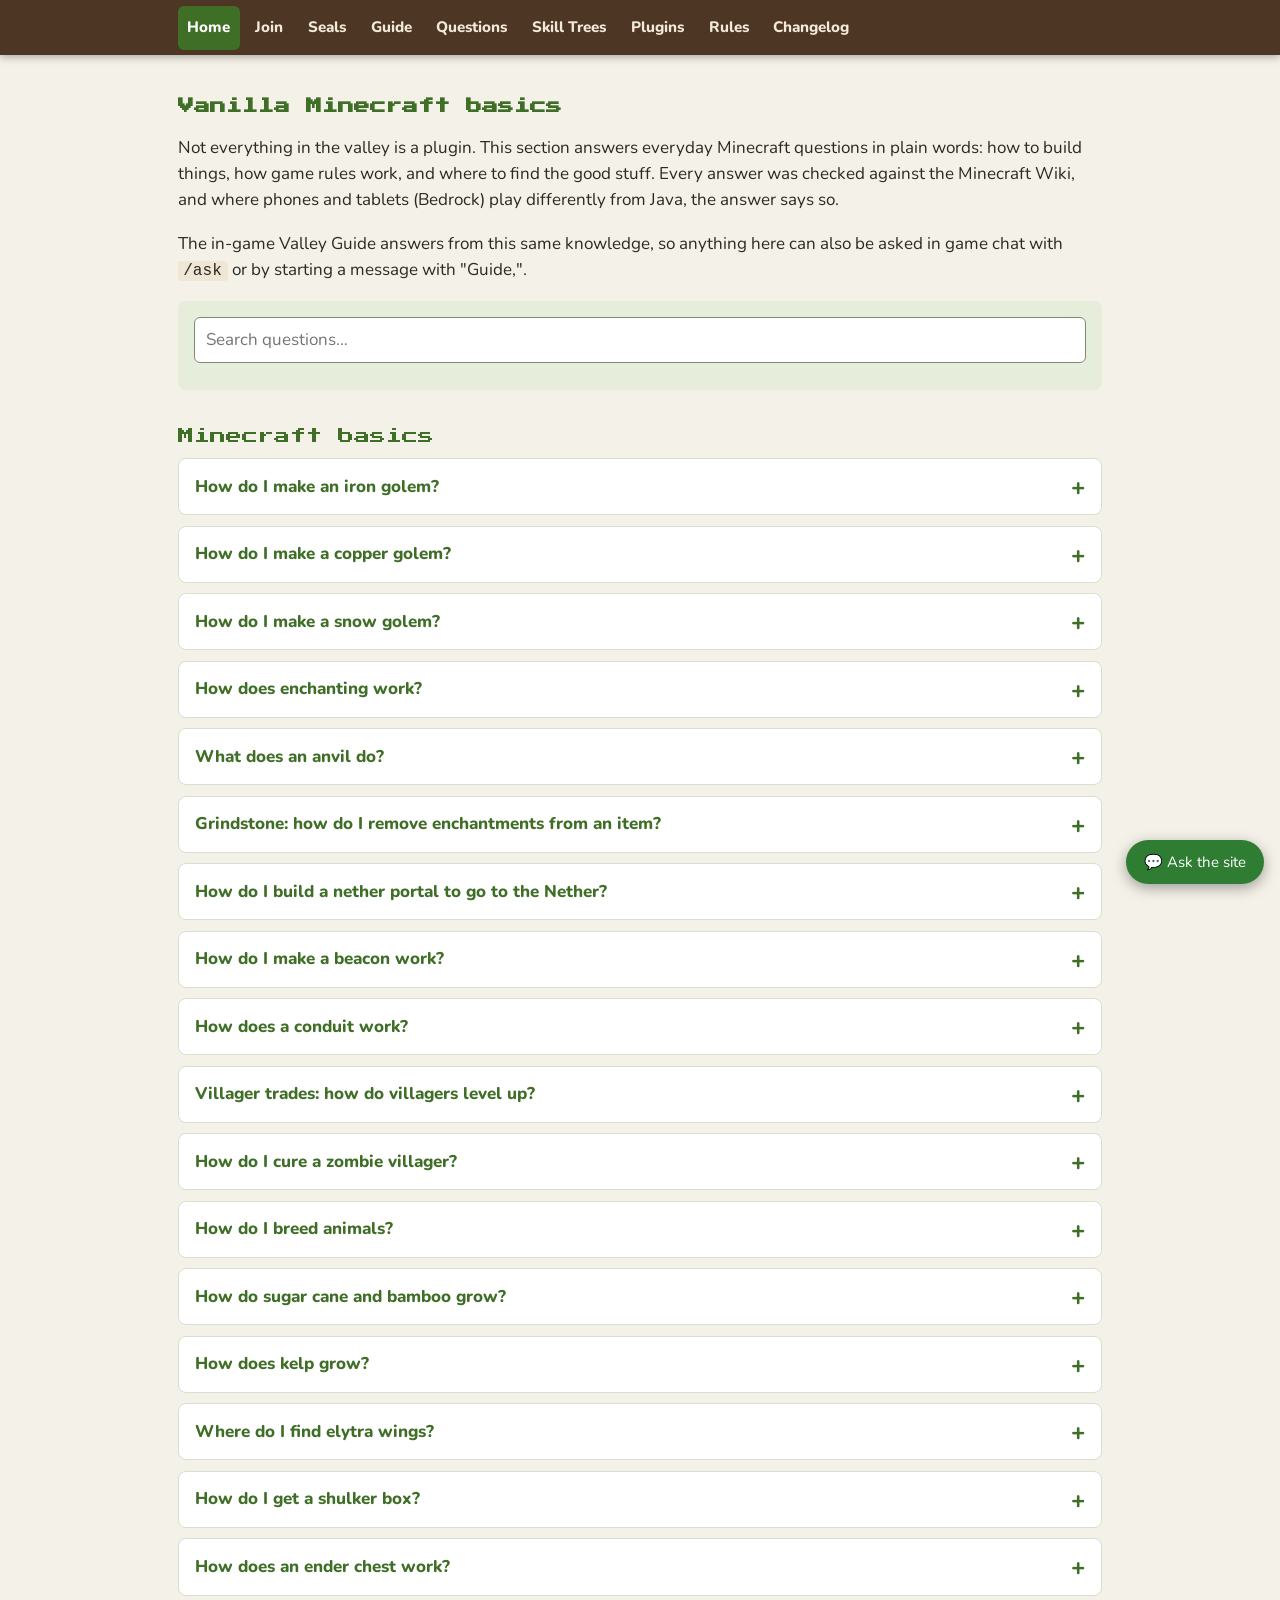
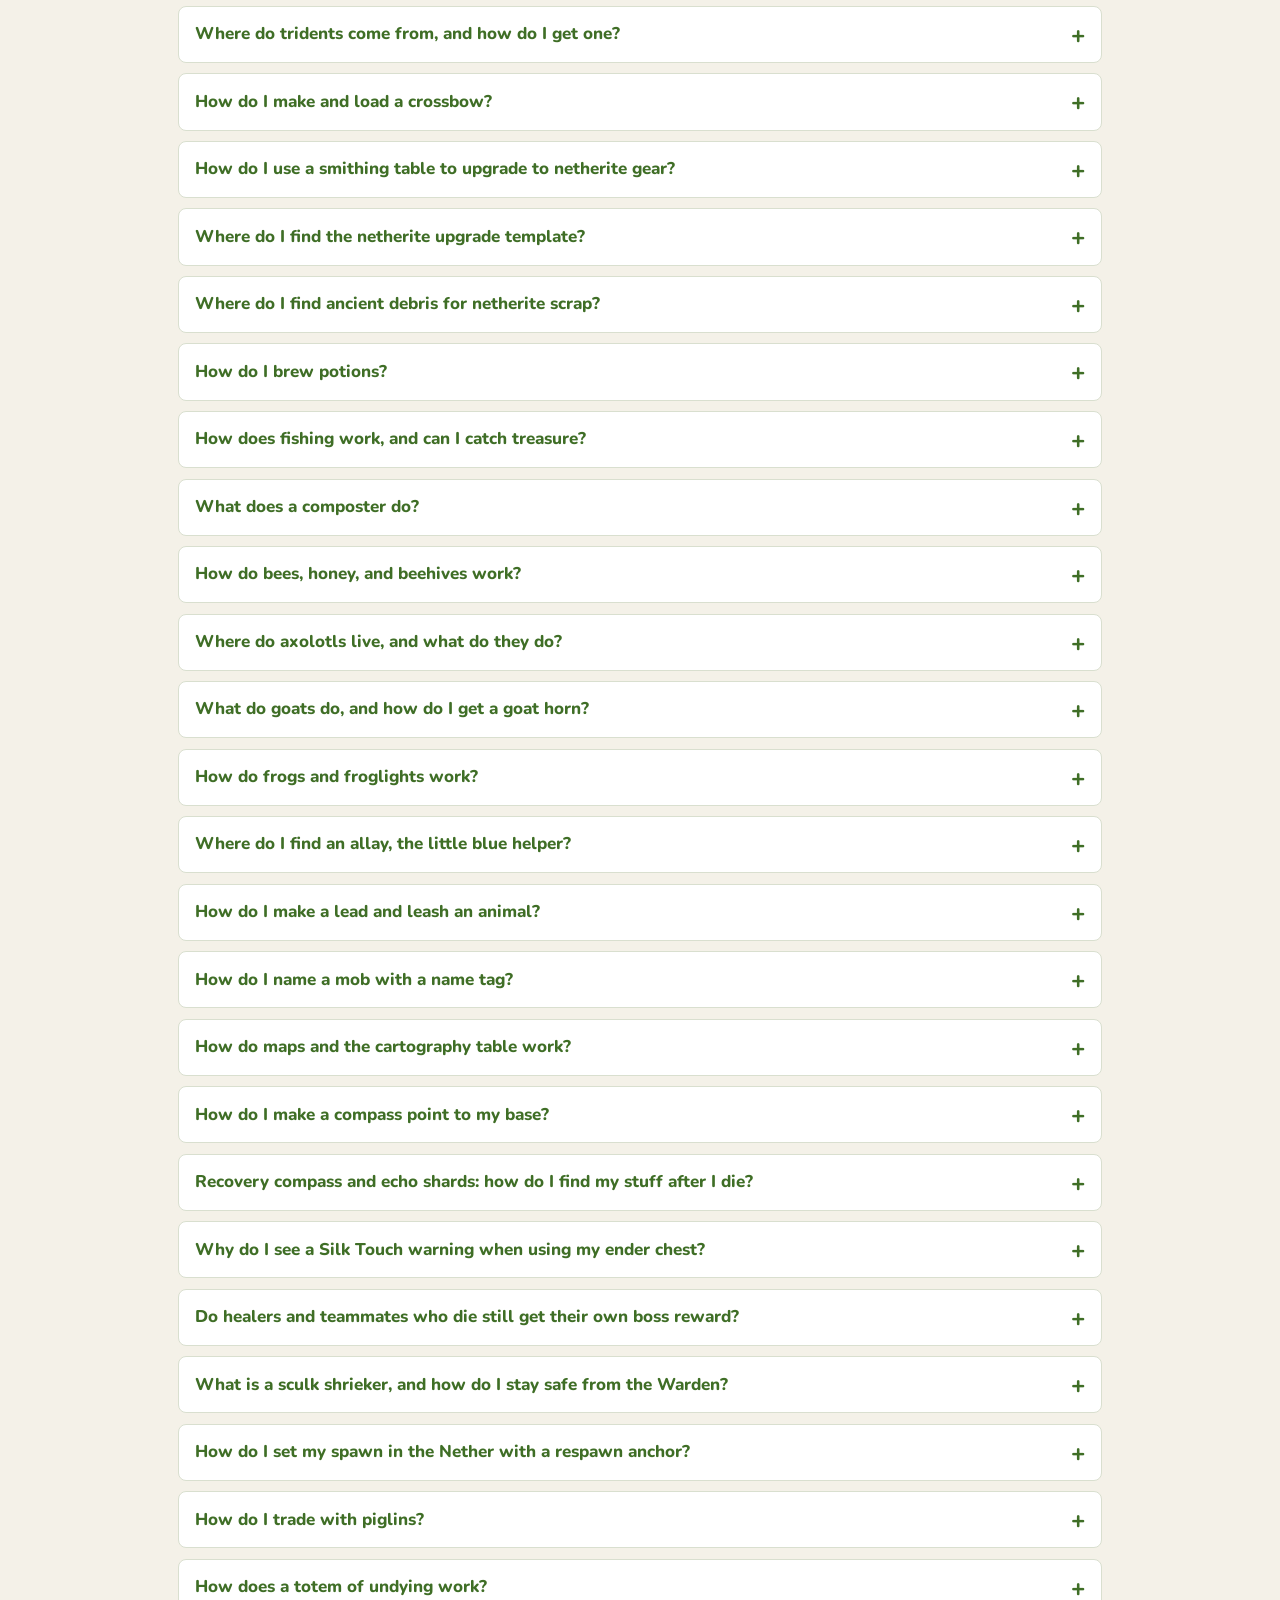
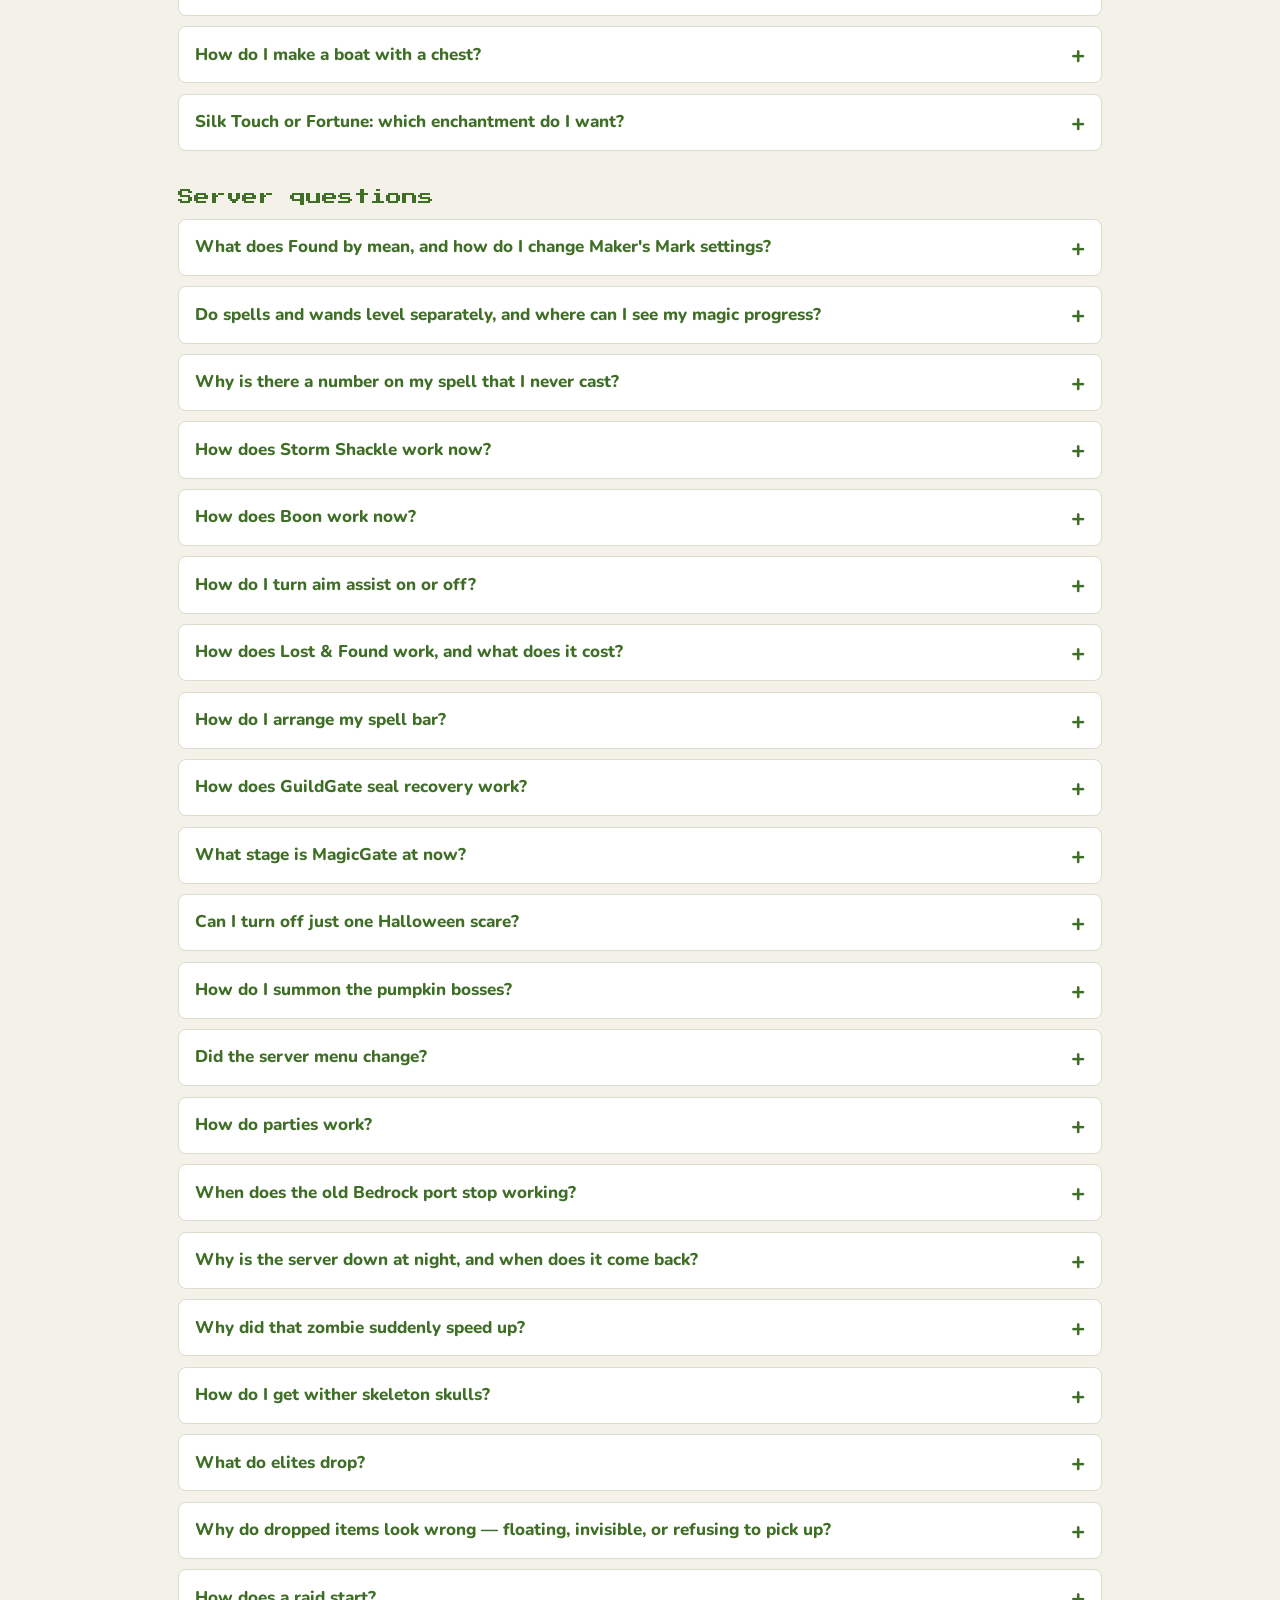
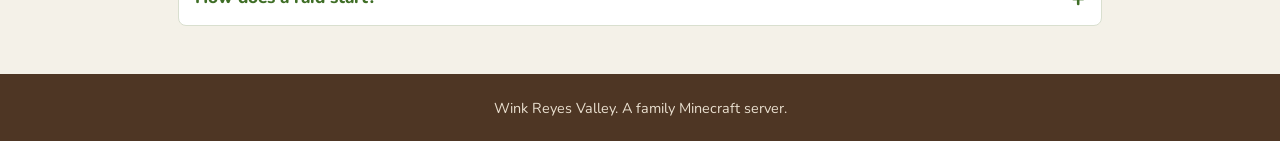
<file: questions-corrected.html>
<!doctype html>
<!-- Excel signature: MikeExcel / WinkReyesValley. Existing contributor and upstream credits preserved. -->
<html lang="en">
<head>
<meta charset="utf-8">
<meta name="viewport" content="width=device-width, initial-scale=1">
<title>Questions &amp; Answers | Wink Reyes Valley</title>
<meta name="description" content="Everyday Minecraft questions and Wink Reyes Valley server questions, answered in plain words.">
<link rel="icon" href="data:image/svg+xml,%3Csvg xmlns='http://www.w3.org/2000/svg' viewBox='0 0 16 16'%3E%3Crect width='16' height='16' fill='%2379553a'/%3E%3Crect width='16' height='6' fill='%235d9b3a'/%3E%3Crect x='2' y='6' width='3' height='2' fill='%235d9b3a'/%3E%3Crect x='10' y='6' width='2' height='3' fill='%235d9b3a'/%3E%3C/svg%3E">
<link rel="preconnect" href="https://fonts.googleapis.com">
<link rel="preconnect" href="https://fonts.gstatic.com" crossorigin>
<link href="https://fonts.googleapis.com/css2?family=Press+Start+2P&family=Nunito:wght@400;700;800&display=swap" rel="stylesheet">
<link rel="stylesheet" href="style.css?v=36a74dedfd">
</head>
<body>
<main class="wrap">
  <section id="vanilla-basics">
    <h2>Vanilla Minecraft basics</h2>
    <p>Not everything in the valley is a plugin. This section answers everyday Minecraft questions in plain words: how to build things, how game rules work, and where to find the good stuff. Every answer was checked against the Minecraft Wiki, and where phones and tablets (Bedrock) play differently from Java, the answer says so.</p>
    <p>The in-game Valley Guide answers from this same knowledge, so anything here can also be asked in game chat with <code>/ask</code> or by starting a message with "Guide,".</p>

  </section>

  <div class="qa-tools">
    <input id="qa-search" type="search" placeholder="Search questions…" aria-label="Search questions" autocomplete="off">
    <p class="qa-results" id="qa-results" aria-live="polite"></p>
  </div>

  <div class="qgroup" data-group-label="Minecraft basics">
    <section class="guide-section qa-entry" id="vanilla-iron-golem" aria-labelledby="vanilla-iron-golem-title">
      <details class="qa">
      <summary id="vanilla-iron-golem-title">How do I make an iron golem?</summary>
        <div class="qa-body">
      <p>Build a T shape from 4 blocks of iron: two standing up, one on each side at the top for arms. Put a carved pumpkin (or a jack o'lantern) on top in the middle, and place the pumpkin LAST: the golem springs to life the moment it lands. Tip: place a plain pumpkin and shear it in place to carve it.</p>
      <p>The spaces beside the arms must be empty air, with no grass or plants in the way, or the golem will not form. One you build yourself never attacks you or other players; it patrols and fights monsters. If it gets cracked in a fight, use an iron ingot on it to repair it.</p>
      <p>Villages can spawn their own golems too. On Bedrock a village needs at least 20 beds and 10 villagers.</p>
        </div>
      </details>
    </section>


    <section class="guide-section qa-entry" id="vanilla-copper-golem" aria-labelledby="vanilla-copper-golem-title">
      <details class="qa">
      <summary id="vanilla-copper-golem-title">How do I make a copper golem?</summary>
        <div class="qa-body">
      <p>Place 1 block of copper (any color stage works), then put a carved pumpkin or jack o'lantern on top of it, placed LAST. The copper block turns into a copper chest and the copper golem pops out.</p>
      <p>The copper golem is a little robot sorter: it takes items out of copper chests and sorts them into nearby wooden or trapped chests that are empty or already hold the same item. It has 12 HP and never fights.</p>
      <p>Left unwaxed, a copper golem slowly oxidizes and eventually freezes into a statue. Use honeycomb on it to wax it and stop the change, or use an axe to scrape oxidation off, which also wakes a statue back up.</p>
        </div>
      </details>
    </section>


    <section class="guide-section qa-entry" id="vanilla-snow-golem" aria-labelledby="vanilla-snow-golem-title">
      <details class="qa">
      <summary id="vanilla-snow-golem-title">How do I make a snow golem?</summary>
        <div class="qa-body">
      <p>Stack 2 snow blocks, then put a carved pumpkin or jack o'lantern on top, placed LAST. The golem forms the moment the pumpkin lands. It works upright, sideways, or upside down.</p>
      <p>A snow golem follows along and throws snowballs at monsters from up to 10 blocks away. Snowballs deal no damage, except 3 HP to blazes, but the knockback sends monsters chasing the golem instead of you. It has only 4 HP, so it is a helper, not a guard.</p>
      <p>Careful: snow golems melt. Rain, touching water, and hot biomes slowly hurt them, so keep yours somewhere cool and dry, or give it Fire Resistance. Shear a snow golem to take its pumpkin off and see its real face.</p>
        </div>
      </details>
    </section>


    <section class="guide-section qa-entry" id="vanilla-enchanting" aria-labelledby="vanilla-enchanting-title">
      <details class="qa">
      <summary id="vanilla-enchanting-title">How does enchanting work?</summary>
        <div class="qa-body">
      <p>Craft an enchanting table from 1 book, 2 diamonds, and 4 obsidian. Put the item you want to enchant in the enchanting table with lapis lazuli: each enchantment costs 1 to 3 lapis plus some of your XP levels. You can enchant a sword, armor, tools, and books this way.</p>
      <p>The table offers three random enchantments, and you need the stated level to pick one, but you only pay a few levels: the strongest option asks you to HAVE 30 levels and charges just 3 levels and 3 lapis.</p>
      <p>To unlock those level 30 options, surround the table with 15 bookshelves, with exactly one block of air between the table and each shelf. Even a torch in that gap breaks the link, so keep the ring clear. Level 30 is the maximum the table offers. How many bookshelves is enough? All 15 bookshelves, no fewer: with fewer bookshelves the top option drops below level 30 and the best enchants never appear. If your enchantments look weak, the fix is more bookshelves and more levels: the good enchantments live at level 30. Good enchantments take the full ring, and good gear is worth it: no shortcuts.</p>
        </div>
      </details>
    </section>


    <section class="guide-section qa-entry" id="vanilla-anvil" aria-labelledby="vanilla-anvil-title">
      <details class="qa">
      <summary id="vanilla-anvil-title">What does an anvil do?</summary>
        <div class="qa-body">
      <p>Craft an anvil from 3 blocks of iron across the top of the grid and 4 iron ingots (three across the bottom, one in the center): 31 iron ingots in total. An anvil repairs gear (a worn sword, tool, or armor piece) while keeping its enchantments, applies enchanted books, and renames items, all for XP levels.</p>
      <p>To repair, add the item's own material (iron ingots for an iron sword, for example): each piece restores 25% durability, and you repair the sword without losing any enchantments. Or repair by combining two worn items of the same kind into one better one.</p>
      <p>Watch the cost: every repair job on an item makes the next anvil job on that same item more expensive, and a job priced over 39 levels is refused as Too Expensive. The anvil itself also wears out with use, turning chipped, then damaged, then breaking.</p>
        </div>
      </details>
    </section>


    <section class="guide-section qa-entry" id="vanilla-grindstone" aria-labelledby="vanilla-grindstone-title">
      <details class="qa">
      <summary id="vanilla-grindstone-title">Grindstone: how do I remove enchantments from an item?</summary>
        <div class="qa-body">
      <p>Craft a grindstone from 2 sticks, 1 stone slab, and 2 planks. A grindstone removes enchantments: put an enchanted item in the top slot and it takes ALL of the item's enchantments off and gives you some XP back. The item comes back clean, with every enchantment removed. Only curses stay; a grindstone cannot remove a curse.</p>
      <p>It also repairs: put two worn items of the same kind in together and you get one repaired item back, unenchanted. As a bonus, repairing this way resets the item's anvil repair cost, bringing its cost back down, so future anvil work on it is cheap again.</p>
      <p>The grindstone is also the weaponsmith villager's job block: place one near an unemployed villager to make a weaponsmith.</p>
        </div>
      </details>
    </section>


    <section class="guide-section qa-entry" id="vanilla-nether-portal" aria-labelledby="vanilla-nether-portal-title">
      <details class="qa">
      <summary id="vanilla-nether-portal-title">How do I build a nether portal to go to the Nether?</summary>
        <div class="qa-body">
      <p>To go to the Nether, build a frame of obsidian at least 4 blocks wide and 5 blocks tall (outside measure). The four corners are optional, so the cheapest working portal uses just 10 obsidian. Then light the inside with flint and steel or a fire charge, placed last, and the purple portal opens.</p>
      <p>A nether portal only accepts regular obsidian: crying obsidian does NOT work in a nether portal frame, no matter how much of it you have.</p>
      <p>Step through the purple fire and you go to the Nether; step through again to come back. Portals matter for travel: 1 block walked in the Nether equals 8 blocks in the Overworld, so a portal pair is the fastest way to cross the valley. Portals can be built up to 23 by 23 if you want a grand entrance.</p>
        </div>
      </details>
    </section>


    <section class="guide-section qa-entry" id="vanilla-beacon" aria-labelledby="vanilla-beacon-title">
      <details class="qa">
      <summary id="vanilla-beacon-title">How do I make a beacon work?</summary>
        <div class="qa-body">
      <p>Craft a beacon from 5 glass, 1 nether star, and 3 obsidian. The nether star is the hard part: it drops from the Wither. Place the beacon on top of a pyramid built from iron, gold, emerald, diamond, or netherite blocks (mixing is fine), and give it a clear view of the sky.</p>
      <p>A 1-level pyramid takes 9 blocks; a full 4-level pyramid takes 164 blocks and reaches 50 blocks in every direction. Feed the beacon 1 iron ingot, gold ingot, emerald, diamond, or netherite ingot to switch its power on: Speed, Haste, Resistance, Jump Boost, or Strength.</p>
      <p>A full pyramid also lets you pick a second power, or raise the first power to level II. Everyone near the beacon shares the effect while they stay in range.</p>
        </div>
      </details>
    </section>


    <section class="guide-section qa-entry" id="vanilla-conduit" aria-labelledby="vanilla-conduit-title">
      <details class="qa">
      <summary id="vanilla-conduit-title">How does a conduit work?</summary>
        <div class="qa-body">
      <p>Craft a conduit from 8 nautilus shells around 1 heart of the sea. The heart comes from buried treasure; nautilus shells come from fishing, drowned, and wandering traders.</p>
      <p>Place the conduit underwater and build a frame ring around it from prismarine, dark prismarine, prismarine bricks, or sea lanterns. The frame needs at least 16 blocks to switch on, giving a 32-block range; a complete 42-block frame reaches 96 blocks.</p>
      <p>While it is on, swimmers in range get Conduit Power: breathe underwater for as long as you stay in range (in effect, breathe underwater forever), see clearly, and mine at full speed. A complete frame also zaps hostile sea mobs that wander within 8 blocks of the conduit.</p>
        </div>
      </details>
    </section>


    <section class="guide-section qa-entry" id="vanilla-villager-trades" aria-labelledby="vanilla-villager-trades-title">
      <details class="qa">
      <summary id="vanilla-villager-trades-title">Villager trades: how do villagers level up?</summary>
        <div class="qa-body">
      <p>Villagers trade for emeralds. An unemployed villager takes a job by claiming a job block nearby: a lectern makes a librarian, a blast furnace an armorer, a composter a farmer, and so on for every profession. No job block, no job: a villager with no job site stays unemployed. In short, you give a villager a job by putting the right job block next to it.</p>
      <p>Villagers level up when you trade with them: a villager starts as a Novice, then climbs to Apprentice, Journeyman, Expert, and Master as you keep trading. The more you trade, the faster the villager levels up. Higher levels unlock better trades, and master librarians and armorers sell some of the best gear and books in the game.</p>
      <p>Trades sell out after a few uses. The villager restocks by working at its job block, up to twice a day; on Bedrock the villager also needs to be linked to a bed to restock. One warning: after you trade with a villager even once, its job and trades lock in forever.</p>
        </div>
      </details>
    </section>


    <section class="guide-section qa-entry" id="vanilla-curing" aria-labelledby="vanilla-curing-title">
      <details class="qa">
      <summary id="vanilla-curing-title">How do I cure a zombie villager?</summary>
        <div class="qa-body">
      <p>Step 1: trap the zombie villager somewhere safe where it cannot reach you or wander off. Step 2: throw a splash potion of weakness at it (a weakness arrow works too). Step 3: while it is weak, use a golden apple on it.</p>
      <p>The villager shakes while it cures, which takes 3 to 5 minutes, then turns back into a normal villager. Putting iron bars or a bed inside the pen speeds the cure up a little.</p>
      <p>Your reward: the cured villager gives YOU a permanent discount on its trades, and that discount does not stack if you cure it again. Nearby villagers within about 16 blocks offer smaller discounts too. A weakness potion is brewed with a fermented spider eye straight into a water bottle, no nether wart needed.</p>
        </div>
      </details>
    </section>


    <section class="guide-section qa-entry" id="vanilla-breeding" aria-labelledby="vanilla-breeding-title">
      <details class="qa">
      <summary id="vanilla-breeding-title">How do I breed animals?</summary>
        <div class="qa-body">
      <p>To make baby animals, feed two adults of the same kind their favorite food. Hearts appear, they come together, and a baby is born. The parents then rest about 5 minutes before they can breed again, and babies grow up in about 20 minutes (feeding a baby speeds it up). For example, feed two cows wheat and they make a baby cow.</p>
      <p>Favorite foods: cows, sheep, goats, and mooshrooms eat wheat. Pigs eat carrots, potatoes, or beetroots. Chickens eat any seeds. Tamed wolves eat meat, and both wolves must be at full health. Tamed cats eat raw cod or raw salmon. Tamed horses and donkeys eat golden apples or golden carrots. Rabbits eat carrots, golden carrots, or dandelions. Turtles eat seagrass, frogs eat slimeballs, bees eat flowers, and axolotls eat buckets of tropical fish.</p>
      <p>Villagers breed differently: give them spare beds and food (3 bread each, or 12 carrots, potatoes, or beetroots) and a new villager arrives on its own.</p>
        </div>
      </details>
    </section>


    <section class="guide-section qa-entry" id="vanilla-farm-crops" aria-labelledby="vanilla-farm-crops-title">
      <details class="qa">
      <summary id="vanilla-farm-crops-title">How do sugar cane and bamboo grow?</summary>
        <div class="qa-body">
      <p>Sugar cane: plant it on dirt, grass, or sand directly beside water. It grows up to 3 blocks tall, needs no light, and pops out of the ground if its water is removed. Harvest by breaking the middle block: the top falls as items and the bottom block regrows. Bedrock difference: on phones and consoles one bone meal grows sugar cane straight to full height; on Java, bone meal does not work on sugar cane at all.</p>
      <p>Bamboo: plant a bamboo shoot on dirt, grass, sand, or gravel. Bamboo needs NO water, but its top needs light level 9 or better to grow. It is the fastest-growing plant in the game and climbs 12 to 16 blocks tall.</p>
      <p>Bone meal makes bamboo jump 1 to 2 blocks instantly. Break one bamboo stalk block and everything above it comes down too, so harvest from the second block up and leave the bottom shoot to regrow.</p>
        </div>
      </details>
    </section>


    <section class="guide-section qa-entry" id="vanilla-kelp" aria-labelledby="vanilla-kelp-title">
      <details class="qa">
      <summary id="vanilla-kelp-title">How does kelp grow?</summary>
        <div class="qa-body">
      <p>Kelp is the tall green seaweed that grows underwater: plant it on a solid block under the water and it grows upward toward the surface. Each plant stops at its own random height, anywhere from a couple of blocks to about 26. Kelp needs no light at all, and bone meal grows it 1 block per use.</p>
      <p>To harvest, break the stalk low: everything above the break drops and floats up to the surface for easy collecting, and the stump regrows.</p>
      <p>Smelt kelp in a furnace to make dried kelp, the classic seaweed snack. Craft 9 dried kelp together into a dried kelp block, which is one of the strongest furnace fuels for its cost.</p>
        </div>
      </details>
    </section>


    <section class="guide-section qa-entry" id="vanilla-elytra" aria-labelledby="vanilla-elytra-title">
      <details class="qa">
      <summary id="vanilla-elytra-title">Where do I find elytra wings?</summary>
        <div class="qa-body">
      <p>Elytra are never crafted. You find them hanging in an item frame in the treasure room of an End ship, the floating ships that appear beside some End cities. A shulker guards the room, so bring a shield and a way back down.</p>
      <p>Wear the elytra in your chestplate slot, then press jump while falling to glide. Firework rockets boost you while gliding, but ONLY plain rockets: a rocket crafted with a firework star explodes and hurts you instead.</p>
      <p>Gliding uses up durability: a full pair lasts about 7 minutes of flight, and at the end the wings stop working but never fully break. Repair them on an anvil with phantom membranes (each membrane restores a quarter of the bar), or add Mending by anvil. Enchanting tables cannot enchant elytra.</p>
        </div>
      </details>
    </section>


    <section class="guide-section qa-entry" id="vanilla-shulker-box" aria-labelledby="vanilla-shulker-box-title">
      <details class="qa">
      <summary id="vanilla-shulker-box-title">How do I get a shulker box?</summary>
        <div class="qa-body">
      <p>Craft a shulker box from 2 shulker shells and 1 chest: one shell in the top middle of the grid, the chest in the center, one shell in the bottom middle. Shulker shells drop from shulkers, the box-shaped guards at End cities.</p>
      <p>A shulker box holds 27 stacks like a chest, but when you break it, everything stays inside the box. It is a portable backpack: fill it, break it, carry it, place it anywhere.</p>
      <p>One firm rule: a shulker box can never be placed inside another shulker box. You can dye a shulker box any color, and renaming your boxes at an anvil keeps kits and loot easy to tell apart.</p>
        </div>
      </details>
    </section>


    <section class="guide-section qa-entry" id="vanilla-ender-chest" aria-labelledby="vanilla-ender-chest-title">
      <details class="qa">
      <summary id="vanilla-ender-chest-title">How does an ender chest work?</summary>
        <div class="qa-body">
      <p>Craft an ender chest from 8 obsidian around 1 eye of ender. It has 27 slots, but they are YOUR slots: every ender chest you open, anywhere in any dimension, shows the same personal storage, and no other player can see or take your things.</p>
      <p>Your items stay inside the ender chest network even if you die, and even if the chest block itself is destroyed. To pick an ender chest back up, mine it with a Silk Touch pickaxe; without Silk Touch it drops 8 obsidian instead (your stored items are still safe).</p>
      <p>Ender chest or shulker box? The ender chest is a private vault you reach from a placed block; a shulker box is a backpack you physically carry. Experienced players fill their ender chest with full shulker boxes for the best of both.</p>
        </div>
      </details>
    </section>


    <section class="guide-section qa-entry" id="vanilla-trident" aria-labelledby="vanilla-trident-title">
      <details class="qa">
      <summary id="vanilla-trident-title">Where do tridents come from, and how do I get one?</summary>
        <div class="qa-body">
      <p>Tridents cannot be crafted. Tridents come from drowned: find a drowned (an underwater zombie) that is holding one and defeat it: on Bedrock it drops the trident about 1 time in 4, on Java about 8.5% of the time. The Looting enchantment raises your chances. All tridents come from drowned, never from crafting.</p>
      <p>Trident enchantments: Loyalty makes a thrown trident fly back to you, and higher levels return faster. Riptide does the opposite: instead of throwing, it launches YOU forward, and it only works while you are in water or standing in rain (level III throws you 21 blocks). Loyalty and Riptide can never share one trident, so most players keep two.</p>
      <p>Channeling summons a lightning strike when your thrown trident hits a mob during a thunderstorm. One difference to know: on Bedrock a Loyalty trident returns even from the void, but on Java a trident thrown into the void is destroyed. Repair a worn trident by combining it with another trident on an anvil.</p>
        </div>
      </details>
    </section>


    <section class="guide-section qa-entry" id="vanilla-crossbow" aria-labelledby="vanilla-crossbow-title">
      <details class="qa">
      <summary id="vanilla-crossbow-title">How do I make and load a crossbow?</summary>
        <div class="qa-body">
      <p>Craft a crossbow from 3 sticks, 2 string, 1 iron ingot, and 1 tripwire hook. Hold the use button to load it, then release to finish: unlike a bow, a crossbow STAYS loaded until you fire it, so you can load one ahead of time and swap it into your hand when trouble starts. You can even store loaded crossbows ready to go.</p>
      <p>A crossbow fires arrows, tipped and spectral arrows, and firework rockets. To load a rocket, hold the rocket in your offhand while you load (plain rockets only, unless you enjoy explosions at close range).</p>
      <p>Crossbow-only enchantments: Quick Charge (up to III, cutting load time from 1.25 seconds to half a second), Multishot (fires 3 arrows while using only 1), and Piercing (arrows pass through mobs and shields and can be picked back up). Multishot and Piercing cannot be combined on one crossbow.</p>
        </div>
      </details>
    </section>


    <section class="guide-section qa-entry" id="vanilla-netherite" aria-labelledby="vanilla-netherite-title">
      <details class="qa">
      <summary id="vanilla-netherite-title">How do I use a smithing table to upgrade to netherite gear?</summary>
        <div class="qa-body">
      <p>Use a smithing table (craft one from 2 iron ingots and 4 planks). Put a Netherite Upgrade smithing template in the left slot, your diamond item in the middle, and 1 netherite ingot in the right slot. Out comes the netherite version. Upgrading works on any diamond tool, weapon, or armor piece.</p>
      <p>Upgrading costs NO XP and does not raise the item's anvil repair cost. Upgrading never removes your enchantments: the upgraded item keeps its enchantments, its custom name, and even its remaining durability, so enchant your diamond gear first and upgrade it after.</p>
      <p>Netherite ingots are crafted from 4 netherite scrap plus 4 gold ingots. The scrap comes from smelting ancient debris, the rare Nether ore. The smithing table also applies armor trims, and it is the toolsmith villager's job block.</p>
        </div>
      </details>
    </section>


    <section class="guide-section qa-entry" id="vanilla-netherite-template" aria-labelledby="vanilla-netherite-template-title">
      <details class="qa">
      <summary id="vanilla-netherite-template-title">Where do I find the netherite upgrade template?</summary>
        <div class="qa-body">

      <p>The Netherite Upgrade smithing template is found only in bastion remnants in the Nether. The treasure bastion's treasure chest ALWAYS holds one (a 100% chance); bridge, hoglin stable, and generic bastion chests each hold one about 10% of the time.</p>
      <p>Important: upgrading uses the template up. So copy it first: craft the template together with 1 netherrack and 7 diamonds and you get 2 templates back. Make more upgrade templates this way whenever you need them: one saved template can copy itself forever.</p>
      <p>Keep one copy safe at base forever, and spend the duplicates. That way the family never has to raid a second bastion just for upgrades.</p>
        </div>
      </details>
    </section>


    <section class="guide-section qa-entry" id="vanilla-ancient-debris" aria-labelledby="vanilla-ancient-debris-title">
      <details class="qa">
      <summary id="vanilla-ancient-debris-title">Where do I find ancient debris for netherite scrap?</summary>
        <div class="qa-body">
      <p>Ancient debris is a rare ore hidden in the Nether, most common around Y level 15 to 16. It never appears out in the open: it always spawns buried inside netherrack, basalt, or blackstone, so you have to dig or blast to expose it. It is the only source of netherite scrap.</p>
      <p>Mine it ONLY with a diamond or netherite pickaxe. Any weaker tool breaks the block and drops nothing.</p>
      <p>Its blast resistance is enormous, so blast mining works beautifully: set off beds or TNT in a tunnel at that depth and the debris survives while everything around it blows away. Loose debris even floats on lava and never burns. Smelt ancient debris in a furnace to get netherite scrap: 4 netherite scrap plus 4 gold ingots make 1 netherite ingot.</p>
        </div>
      </details>
    </section>


    <section class="guide-section qa-entry" id="vanilla-brewing" aria-labelledby="vanilla-brewing-title">
      <details class="qa">
      <summary id="vanilla-brewing-title">How do I brew potions?</summary>
        <div class="qa-body">
      <p>Craft a brewing stand from 1 blaze rod and 3 cobblestone. A brewing stand needs blaze powder to run: one powder fuels 20 brews. You need glass bottles too: fill them with water, put up to 3 bottles in the stand, and brew one step at a time, about 20 seconds per step.</p>
      <p>Almost every potion starts the same way: brew nether wart into water bottles to make Awkward Potions, the base for nearly all effect potions. Then add one effect ingredient: sugar makes Speed, glistering melon slice makes Instant Health, magma cream makes Fire Resistance, golden carrot makes Night Vision, ghast tear makes Regeneration, pufferfish makes Water Breathing, blaze powder makes Strength, phantom membrane makes Slow Falling.</p>
      <p>Then tune it: redstone makes the effect last longer, glowstone dust makes it stronger (level II), and a potion can never be both. Gunpowder makes a splash potion you can throw; dragon's breath turns a splash potion into a lingering one. One exception worth knowing: the Potion of Weakness needs NO nether wart, just a fermented spider eye straight into a water bottle, and it is the potion that cures zombie villagers.</p>
        </div>
      </details>
    </section>


    <section class="guide-section qa-entry" id="vanilla-fishing" aria-labelledby="vanilla-fishing-title">
      <details class="qa">
      <summary id="vanilla-fishing-title">How does fishing work, and can I catch treasure?</summary>
        <div class="qa-body">
      <p>Craft a fishing rod from 3 sticks and 2 string, cast it into any water, and wait: after 5 to 30 seconds the bobber dips and splashes, and that is your moment to reel in. A plain rod catches about 85% fish, 10% junk, and 5% treasure.</p>
      <p>Treasure catches include enchanted books, name tags, saddles, nautilus shells, and enchanted bows and fishing rods. Name tags from fishing are a lucky catch: a name tag saves a trip into a dungeon, and fishing is one of the only ways to get name tags without exploring. Luck of the Sea raises treasure odds (to about 11% at level III) and Lure makes fish bite sooner. Rain speeds up bites by about 20% too.</p>
      <p>One Java-only rule: on Java, treasure requires open water, a clear area of about 5 by 4 by 5 blocks around the bobber. Bedrock has no open-water rule: any pond or river on your phone can give treasure.</p>
        </div>
      </details>
    </section>


    <section class="guide-section qa-entry" id="vanilla-composter" aria-labelledby="vanilla-composter-title">
      <details class="qa">
      <summary id="vanilla-composter-title">What does a composter do?</summary>
        <div class="qa-body">
      <p>A composter makes bone meal from plant scraps. Craft a composter from 7 wooden slabs arranged in a U. Feed it plant scraps: each item has a chance to add a layer, and when the composter reaches 7 layers, use it once more and out pops 1 bone meal.</p>
      <p>Weak fillers like seeds and leaves add a layer only about 30% of the time; crops and flowers are middling; bread is strong; and cake or pumpkin pie always add a layer. Some things never compost: bamboo, meat, fish, and bones do nothing at all.</p>
      <p>A composter is also the farmer villager's job block. Place one near an unemployed villager to make a farmer, and your crop scraps turn into both bone meal and a trading partner.</p>
        </div>
      </details>
    </section>


    <section class="guide-section qa-entry" id="vanilla-bees" aria-labelledby="vanilla-bees-title">
      <details class="qa">
      <summary id="vanilla-bees-title">How do bees, honey, and beehives work?</summary>
        <div class="qa-body">
      <p>Bees live in bee nests (found on oak and birch trees near flowers) or in beehives. To make a beehive, craft 6 planks with 3 honeycomb. One home holds up to 3 bees. Bees visit flowers, come home, and the hive's honey level rises; at level 5 the hive looks full and drippy.</p>
      <p>Harvest at level 5: use shears on the hive for honeycomb, or an empty glass bottle for a honey bottle. First light a campfire under the hive (within 5 blocks below): the smoke calms the bees so they do not swarm you while you harvest.</p>
      <p>Good to know: bees flying over your crops pollinate them, bumping them a growth stage like bone meal. A bee that stings loses its stinger and dies, so never hit one. To move a nest with bees inside, break it with a Silk Touch tool; without Silk Touch the bees spill out angry.</p>
        </div>
      </details>
    </section>


    <section class="guide-section qa-entry" id="vanilla-axolotls" aria-labelledby="vanilla-axolotls-title">
      <details class="qa">
      <summary id="vanilla-axolotls-title">Where do axolotls live, and what do they do?</summary>
        <div class="qa-body">
      <p>Axolotls spawn underwater in lush caves, where there is clay within a few blocks below them. Scoop one up with a water bucket to carry it home: a bucketed axolotl never despawns, so you can keep your pet axolotl forever.</p>
      <p>A pet axolotl hunts fish and squid and helps you in underwater fights. If you land the finishing blow on a mob that was fighting your axolotl, you gain Regeneration and any Mining Fatigue is removed. When an axolotl is badly hurt it may play dead for about 10 seconds, healing while monsters ignore it.</p>
      <p>There are 5 colors: pink, brown, gold, cyan, and blue. Blue axolotls never spawn in the wild: they only appear by breeding (feed two axolotls buckets of tropical fish), and each baby has only a 1 in 1200 chance of being blue.</p>
        </div>
      </details>
    </section>


    <section class="guide-section qa-entry" id="vanilla-goats" aria-labelledby="vanilla-goats-title">
      <details class="qa">
      <summary id="vanilla-goats-title">What do goats do, and how do I get a goat horn?</summary>
        <div class="qa-body">
      <p>Goats spawn on snowy slopes, jagged peaks, and frozen peaks. You can milk a goat with a bucket, just like a cow. Every so often a goat picks a target that is standing still, lowers its head, and rams: the hit knocks the target back about 9 blocks, so move when you see a goat lower its head at you.</p>
      <p>Goat horns: if a ramming goat crashes into a solid block like stone, an ore block, a log, or packed ice, one of its horns breaks off and drops as a goat horn you can blow. Each goat carries at most 2 horns and they never grow back.</p>
      <p>About 2% of goats are screaming goats: they look identical but ram far more often, every 5 to 15 seconds. Goats also jump up to 10 blocks high and take 10 less fall damage than other mobs, which is why they rule the mountains.</p>
        </div>
      </details>
    </section>


    <section class="guide-section qa-entry" id="vanilla-frogs" aria-labelledby="vanilla-frogs-title">
      <details class="qa">
      <summary id="vanilla-frogs-title">How do frogs and froglights work?</summary>
        <div class="qa-body">
      <p>Frogs spawn in swamps and mangrove swamps. Breeding frogs is easy: to breed them, feed two frogs slimeballs and one lays frogspawn on the water; it hatches in 3 to 10 minutes into 2 to 5 tadpoles, and the tadpoles grow into frogs after about 20 minutes.</p>
      <p>The frog's color is decided by the biome where the TADPOLE grows up, not by its parents: a temperate biome grows the orange frog, a warm biome the white frog, and a cold biome the green frog.</p>
      <p>Frogs eat small slimes (which always drop a slimeball) and small magma cubes. When a frog eats a small magma cube, it drops a froglight, a glowing block: orange frogs make ochre froglights, white frogs make pearlescent, and green frogs make verdant.</p>
        </div>
      </details>
    </section>


    <section class="guide-section qa-entry" id="vanilla-allays" aria-labelledby="vanilla-allays-title">
      <details class="qa">
      <summary id="vanilla-allays-title">Where do I find an allay, the little blue helper?</summary>
        <div class="qa-body">
      <p>Allays are found trapped: in cages at pillager outposts and in the jail cells of woodland mansions. Free one and it follows you. An allay is a small blue flying helper: hand it any item and it flies off to collect dropped copies of that same item nearby (it searches within 32 blocks of you) and brings them back, carrying up to one full stack.</p>
      <p>If an allay hears a note block while it is delivering, it drops its items at the note block instead, for 30 seconds. Builders use that trick for automatic item delivery and sorting.</p>
      <p>Allays do not breed, but you can duplicate one: while an allay is dancing to a jukebox, give it an amethyst shard and it splits into two allays. Each allay can do this once every 5 minutes.</p>
        </div>
      </details>
    </section>


    <section class="guide-section qa-entry" id="vanilla-leads" aria-labelledby="vanilla-leads-title">
      <details class="qa">
      <summary id="vanilla-leads-title">How do I make a lead and leash an animal?</summary>
        <div class="qa-body">
      <p>Craft leads from 5 string: one recipe makes 2 leads, and no slimeball is needed. Use a lead on a friendly animal (a horse, cow, pig, or llama) to leash it and walk it home. A lead is how you bring a horse home without it wandering off. Use the lead on a fence post to tie the animal there.</p>
      <p>To take a lead back, use shears on the leash or use the lead on the animal again; a removed or broken lead drops on the ground as an item. A lead stretches about 12 blocks before it snaps, so do not sprint too far ahead of your animal.</p>
      <p>Wandering traders walk their llamas on leads, and freeing a trader llama drops its lead for you. Villagers and most monsters cannot be leashed.</p>
        </div>
      </details>
    </section>


    <section class="guide-section qa-entry" id="vanilla-name-tags" aria-labelledby="vanilla-name-tags-title">
      <details class="qa">
      <summary id="vanilla-name-tags-title">How do I name a mob with a name tag?</summary>
        <div class="qa-body">
      <p>Name tags can be crafted (yes, name tags are craftable): 1 paper plus 1 nugget of any metal (iron or gold nuggets both work). They also turn up in dungeon and mineshaft chests, as rare fishing treasure, and for sale from wandering traders.</p>
      <p>To use one, first rename the tag at an anvil (it costs 1 XP level), then use the tag on a mob. The tag is used up, and the mob keeps the name forever: a named mob never despawns, so a name tag stops a pet from despawning. Naming a pet is the surest way to stop it from despawning, and it protects the pet from despawning even when it wanders far from home.</p>
      <p>Fun names to try: naming a mob Dinnerbone or Grumm flips it upside down, and a sheep named jeb_ cycles through rainbow wool colors.</p>
        </div>
      </details>
    </section>


    <section class="guide-section qa-entry" id="vanilla-maps" aria-labelledby="vanilla-maps-title">
      <details class="qa">
      <summary id="vanilla-maps-title">How do maps and the cartography table work?</summary>
        <div class="qa-body">
      <p>Craft a locator map from 8 paper around 1 compass, then hold it and use it to start drawing: it covers 128 by 128 blocks at its closest zoom and shows your position marker. On Bedrock you can also make a plain map from paper alone, but it has no marker; in Bedrock a cartography table makes an empty map from a single paper.</p>
      <p>The cartography table (craft it from 2 paper and 4 planks) does the map work. Add 1 paper to zoom a map out, up to 4 times, reaching 2048 by 2048 blocks; zooming wipes the drawing, so walk the land again to refill it. Add a blank map of the same kind to copy a map: copies stay in sync, perfect for sharing with family. Add a glass pane to lock a map so it never updates again.</p>
      <p>Maps only fill in while you hold them and explore, and they snap to a fixed grid rather than centering on you, so neighboring maps tile together neatly on a wall.</p>
        </div>
      </details>
    </section>


    <section class="guide-section qa-entry" id="vanilla-lodestone" aria-labelledby="vanilla-lodestone-title">
      <details class="qa">
      <summary id="vanilla-lodestone-title">How do I make a compass point to my base?</summary>
        <div class="qa-body">
      <p>Craft a lodestone from 8 chiseled stone bricks around 1 iron ingot. (It used to cost a netherite ingot; now it is iron.) Lodestones also appear in bastion bridge chests and ruined portal chests.</p>
      <p>Place the lodestone at your base and use a normal compass on it: that compass now points to the lodestone instead of world spawn. A lodestone compass works in the Nether and the End too, where ordinary compasses just spin.</p>
      <p>If the lodestone is broken, your compass spins uselessly; put a lodestone back in the exact same spot and the link restores itself. If you travel to a different dimension than the lodestone, the compass spins until you return. In short, that is how a lodestone works: a linked compass keeps working at any distance, works in every dimension, and only stops working when the lodestone is broken.</p>
        </div>
      </details>
    </section>


    <section class="guide-section qa-entry" id="vanilla-recovery-compass" aria-labelledby="vanilla-recovery-compass-title">
      <details class="qa">
      <summary id="vanilla-recovery-compass-title">Recovery compass and echo shards: how do I find my stuff after I die?</summary>
        <div class="qa-body">
      <p>Bring a recovery compass. To make one, craft 1 compass ringed with 8 echo shards. Hold it and it points to the exact spot of YOUR most recent death, so you can run straight back to your dropped gear.</p>
      <p>The compass only points while you are in the same dimension where you died; anywhere else it just spins. It works only after you have died, and only for the latest death. And careful: the recovery compass itself drops when you die, so keep it at base and grab it for the rescue run.</p>
      <p>Echo shards come only from chests inside ancient cities in the deep dark (about a 30% chance per chest, 1 to 3 at a time). Echo shards cannot be crafted and never renew, so spend your echo shards wisely.</p>
        </div>
      </details>
    </section>


    <section class="guide-section qa-entry" id="silk-touch-warnings-qa" aria-labelledby="silk-touch-warnings-title">
      <details class="qa">
        <summary id="silk-touch-warnings-title">Why do I see a Silk Touch warning when using my ender chest?</summary>
        <div class="qa-body">
      <p><b>Installed October 29, 2026, about 12:55 AM Central:</b> ExcelSilkWatch adds a small warning above your hotbar after a Silk Touch tool, Silk Touch enchanted book, or a shulker containing one is deposited into your own native ender chest. <b>Warning only:</b> your items move normally; there is no confirmation, cancellation, item movement or inventory edit by this plugin.</p>
      <p><b>Your choice:</b> warnings start <b>ON</b>. Open <b>Server Menu → Settings → Silk Touch Warnings</b> on Java or Bedrock, or use <code>/silkwarnings</code> to toggle them. <code>/silkwarnings on</code>, <code>/silkwarnings off</code> and <code>/silkwarnings status</code> are also available. Your choice is saved across rejoin and restart. If saving fails, the old setting stays in effect and the command tells you.</p>
      <p><b>What is covered:</b> your own native ender chest and bounded, read-only shulker contents. Ordinary vanilla shulkers are covered; unusually deep or large custom contents can exceed the scan limits (four levels, 256 visited stacks). Custom vaults, pouches, backpacks, bundles, other nested containers and direct plugin transfers are not supported. Empty shulkers, ordinary items, withdrawals, cancelled moves and no-net-change swaps do not earn a warning. Several quick deposits may share one warning because of the three-second cooldown.</p>
      <p><b>Checking the setting:</b> the menu reads your saved state when opened; reopen it after changing the setting elsewhere, or use <code>/silkwarnings status</code>. This is a reminder, not protection against losing items or a guarantee about every custom item. Startup, the setting placeholder and 19 Java menus loaded successfully; real-player deposits, saved-toggle checks, Java/Bedrock screens and hotbar-message coexistence remain pending.</p>
          <p><a href="index.html#silk-touch-warnings">Full Silk Touch Warnings instructions</a>.</p>
        </div>
      </details>
    </section>

    <section class="guide-section qa-entry" id="personal-boss-rewards-qa" aria-labelledby="personal-boss-rewards-title">
      <details class="qa">
        <summary id="personal-boss-rewards-title">Do healers and teammates who die still get their own boss reward?</summary>
        <div class="qa-body">
          <p><b>Installed October 28, 2026, about 8:44 PM Central:</b> the team-reward update gives every qualified teammate their own named signature item on the first eligible win of each remaining seal. Being nearby to help during the active fight can qualify you without dealing damage; arriving below 70% boss health is allowed. Creative and spectator observers do not qualify. After qualification, death, respawn, disconnect or reconnect does not erase your claim if the team earns a legitimate win. Normal combat and anti-cheese requirements remain.</p>
          <p>Use <code>/bossrewards</code>; the installed Java/Bedrock compass update adds <b>My Boss Rewards</b>. An owner-only chest marker can appear in a safe location in the normal Overworld, Nether or End. If placement is unsafe or you are offline, use the menu instead. Losing the marker does not lose an unclaimed reward. A full inventory keeps the reward waiting; close your wand hotbar before collecting it. Contact Mike if a claim needs review.</p>
          <p>The once-per-seal signature limit remains: no extra signature set on repeats and no retroactive rewards for completed signatures. Shared material loot is not multiplied per player. Raid rewards and boss difficulty are unchanged. Real Java/Bedrock gameplay acceptance is still pending. <a href="index.html#personal-boss-rewards">Full personal boss reward instructions</a>.</p>
        </div>
      </details>
    </section>

    <section class="guide-section qa-entry" id="vanilla-shriekers" aria-labelledby="vanilla-shriekers-title">
      <details class="qa">
      <summary id="vanilla-shriekers-title">What is a sculk shrieker, and how do I stay safe from the Warden?</summary>
        <div class="qa-body">
      <p>A sculk shrieker is the horned sculk block found in the deep dark and ancient cities, the most dangerous places in the game. Only the shriekers the world generated can call the Warden: a shrieker you pick up and place yourself is harmless and can never summon one.</p>
      <p>How the danger works: stepping on a shrieker, or making a noise that a nearby sculk sensor passes along, sets it shrieking and gives YOU one warning. Warnings add up across all shriekers, and on the 4th warning the Warden emerges, if one is not already near. Shrieks also darken your screen with the Darkness effect. Many players ask how many warnings they get: you get three warnings of grace, and the fourth warning calls the Warden.</p>
      <p>Staying safe in the deep dark: sneak everywhere, walk on wool or carpet where you can (wool between a sensor and a shrieker blocks the signal), and if a shrieker goes off, freeze and wait for quiet. Warnings fade by 1 every 10 quiet minutes. Three shrieks is your sign to leave and come back later. A natural shrieker you break loses its summoning power forever, even if you Silk Touch it and put it back.</p>
        </div>
      </details>
    </section>


    <section class="guide-section qa-entry" id="vanilla-respawn-anchor" aria-labelledby="vanilla-respawn-anchor-title">
      <details class="qa">
      <summary id="vanilla-respawn-anchor-title">How do I set my spawn in the Nether with a respawn anchor?</summary>
        <div class="qa-body">
      <p>Craft a respawn anchor from 6 crying obsidian and 3 glowstone: crying obsidian fills the top and bottom rows, glowstone the middle row. This is crying obsidian's real job (it can never build a nether portal).</p>
      <p>You cannot sleep in the Nether: a bed explodes there, so the respawn anchor is how you set a spawn point in the Nether instead. The anchor works on charges: charge it by using glowstone BLOCKS on it (not glowstone dust): it holds up to 4 charges, shown by its dial. Then use the charged anchor while standing in the Nether to set your spawn point there.</p>
      <p>Each respawn at the anchor consumes 1 charge, and everyone sharing the anchor shares its charges, so keep it topped up. If it runs empty or is broken, you respawn at world spawn instead. Never use a respawn anchor in the Overworld or the End: it explodes with fire, just like sleeping in a bed in the Nether. Topped up, a respawn anchor works like a bed for the Nether.</p>
        </div>
      </details>
    </section>


    <section class="guide-section qa-entry" id="vanilla-piglin-bartering" aria-labelledby="vanilla-piglin-bartering-title">
      <details class="qa">
      <summary id="vanilla-piglin-bartering-title">How do I trade with piglins?</summary>
        <div class="qa-body">
      <p>Throw a gold ingot at an adult piglin in the Nether, or use the ingot on it. The piglin inspects your gold for a few seconds (about 6 seconds on Java, 8 on Bedrock), then tosses back a random item: ender pearls, crying obsidian, obsidian, fire resistance potions, string, quartz, gravel, soul sand, or iron nuggets are all on the table.</p>
      <p>Rare prizes: a Soul Speed enchanted book (about 1 in 100 barters) or iron boots already enchanted with Soul Speed. Soul Speed is a boots-only enchantment, up to level III, that lets you run fast on soul sand and soul soil instead of being slowed; it never appears on an enchanting table, and wearing it slowly wears the boots out.</p>
      <p>Two warnings: baby piglins just keep your gold and give nothing back, and piglin brutes never barter. And wear at least one piece of gold armor in the Nether: piglins leave gold-wearing players alone, but they attack anyone with no gold on.</p>
        </div>
      </details>
    </section>


    <section class="guide-section qa-entry" id="vanilla-totem" aria-labelledby="vanilla-totem-title">
      <details class="qa">
      <summary id="vanilla-totem-title">How does a totem of undying work?</summary>
        <div class="qa-body">
      <p>A totem of undying drops from evokers, the spell-casting illagers found in woodland mansions and in later raid waves. Every evoker drops exactly one, and Looting does not change that.</p>
      <p>Hold the totem in your main hand or your offhand. It does nothing sitting in your backpack. If damage would kill you, the totem pops instead: you survive at 1 HP, all status effects are cleared, and you gain Regeneration II for 45 seconds, Absorption II for 5 seconds, and Fire Resistance for 40 seconds to get away and heal.</p>
      <p>One totem saves you once, then it is gone. And it has limits: a totem cannot save you from falling into the void.</p>
        </div>
      </details>
    </section>


    <section class="guide-section qa-entry" id="vanilla-chest-boat" aria-labelledby="vanilla-chest-boat-title">
      <details class="qa">
      <summary id="vanilla-chest-boat-title">How do I make a boat with a chest?</summary>
        <div class="qa-body">
      <p>Craft a chest boat by combining any boat with a chest at a crafting table. The chest sits in the passenger seat, so a chest boat carries one rider plus a full single chest of storage: 27 slots for your loot.</p>
      <p>Open the chest by sneaking while you use the boat, or from your inventory screen while riding. Break the boat and it drops itself plus everything stored inside, so nothing is lost.</p>
      <p>Chest boats shine on long exploring trips and river runs home from a big mine. Just remember the seat trade: a normal boat carries two riders, a chest boat carries one rider and the cargo.</p>
        </div>
      </details>
    </section>


    <section class="guide-section qa-entry" id="vanilla-silk-fortune" aria-labelledby="vanilla-silk-fortune-title">
      <details class="qa">
      <summary id="vanilla-silk-fortune-title">Silk Touch or Fortune: which enchantment do I want?</summary>
        <div class="qa-body">
      <p>They are rivals: Silk Touch and Fortune can never be on the same tool, so most players keep one pickaxe of each. Fortune goes up to level III; Silk Touch has just one level.</p>
      <p>Silk Touch makes blocks drop THEMSELVES. Stone drops stone instead of cobblestone, glass drops instead of shattering, ore blocks drop whole, and grass blocks, ice, and glowstone come away intact. It is also the only way to pick up an ender chest, and to move a bee nest with the bees still inside.</p>
      <p>Fortune makes blocks drop MORE of their normal loot. Fortune III on an ore averages about 2.2 times the drops, so one diamond ore can drop up to 4 diamonds, and Fortune also boosts harvests of wheat, carrots, potatoes, and melons. Simple rule: Fortune for mining riches and farming, Silk Touch when you want the block itself.</p>
        </div>
      </details>
    </section>

  </div>

  <div class="qgroup" data-group-label="Server questions">
    <section class="guide-section qa-entry" id="makers-mark-qa" aria-labelledby="makers-mark-qa-title">
      <details class="qa">
        <summary id="makers-mark-qa-title">What does Found by mean, and how do I change Maker's Mark settings?</summary>
        <div class="qa-body">
      <p><b>Crafted by</b> identifies the original tracked crafter. <b>Found by</b> identifies the first tracked person taking an eligible unsigned weapon after this update, including an older unsigned weapon from storage. It does not reconstruct historical ownership. Opening a chest alone does not claim its weapons, and passing an already signed item to another player does not replace its Crafted by or Found by name.</p>
      <p><b>Your counters stay with the gear.</b> Weapons keep kills and bosses; Kills currently includes both mobs and players. Armor keeps its existing Hits blocked counter, which counts qualifying hits, not an amount of damage prevented. Normal enchanting, renaming, repairs and upgrades are designed to preserve attribution and counters. Combining two tracked items keeps the higher value of each counter, not their sum. The item's ordinary vanilla recipe changes still apply.</p>
      <p><b>Choose your settings:</b> open the compass's <b>Settings → Maker's Mark</b>. Java uses a dedicated settings submenu; Bedrock uses the two-switch form. Or use <code>/mark</code>, <code>/mark on</code>, <code>/mark off</code>, <code>/mark stats on</code> or <code>/mark stats off</code>. Turning signatures off stops new signatures; it does not erase existing names. Gear stats has its own switch.</p>
      <p>Eligible ordinary gear, shields and tested Magic wands keep named-mob and boss history on the original item. Other protected custom-item types, including EliteMobs gear, remain excluded unless specifically adapted. Hold a tracked item and use <code>/mark history page [number]</code> for its fuller story. Boss assistance records an accomplishment without inventing a finishing kill. Weapon colors use separate milestone credit: gray below 100, green at 100, blue at 500, purple at 1,000 and gold at 5,000. Farm kills contribute one-fifth milestone credit; actual kill totals stay visible and are not rewritten. Armor colors use its existing Hits blocked count with those same thresholds. These colors add no damage or armor bonus and change no drops or XP. If history needs reconciliation, ask an admin rather than repeatedly editing or replacing the item. Real Java/Bedrock menu and inventory-transfer acceptance still needs checking. Ambiguous transfers can remain unsigned rather than guessing a finder, and third-party plugins that replace all item metadata cannot be guaranteed to preserve it.</p>
        </div>
      </details>
    </section>

    <section class="guide-section qa-entry" id="magic-progression-qa" aria-labelledby="magic-progression-qa-title">
      <details class="qa">
        <summary id="magic-progression-qa-title">Do spells and wands level separately, and where can I see my magic progress?</summary>
        <div class="qa-body">
<p><b>Installed October 28, 2026, about 11:38 PM Central:</b> the reviewed Magic, WandBars and Maker's Mark bundle is installed and server startup completed. Gate remains at Stage 1. Real Java/Bedrock practice, item-history and menu acceptance remains pending; startup is not a gameplay test. Positive runtime practice-observer acquisition still needs verification. <a href="https://github.com/ElMikeExcel/wrv-plugins/pull/100">Source draft record #100</a> remains draft and unmerged.</p>
        <ul>
          <li><b>Wand SP and spell practice are separate.</b> Successful eligible casts still earn shared Magic SP toward your wand. Supported spells also improve through useful practice belonging to you, not to a replacement item. One practice credit is not a promise of an SP award. Your green Minecraft XP bar and mcMMO levels are separate.</li>
          <li><b>The same wand ranks up automatically:</b> Beginner → Student costs <b>800 SP</b>; Student → Apprentice costs <b>1,600 SP</b>; Apprentice → Master costs <b>1,800 SP</b>. Each upgrade spends that step's cost and keeps any surplus SP. You do not buy a replacement wand. Your mana pool grows from 60 to 100, 150 and 200.</li>
          <li><b>Supported spell practice:</b> Heal, Mend, Flash Heal, Greater Heal, Cure and Storm Shackle improve through useful healing/control. Spark and Frostbite join at Seal 2. Cumulative milestones are <b>40 → 120 → 300 → 600 → 1,000 useful casts</b>, stopping at each spell's actual maximum. Existing wand/path prerequisites still apply; practice can be banked while a higher level remains locked. Single-level spells stay unlock-only, and other utility spells keep their existing progression.</li>
          <li><b>Keep what you learned:</b> the current rank first observed on your own bound wand becomes your minimum learned rank, including a legitimate admin-restored wand. No past cast counts are invented. Seals separately unlock available spells; they do not cap your wand rank.</li>
          <li><b>Useful healing, not self-harm farming:</b> effective self-healing of tracked hostile-combat damage can count. Self-inflicted, unrelated or unknown injury and overhealing do not count toward that healing practice. Valid healing/control contributions matter; you do not have to deal damage to practice support magic.</li>
          <li><b>See wand progress:</b> select or hold your wand, then open <b>Server Menu → Spell Book</b> or use <code>/spellbook</code>. The header shows wand rank and shared SP toward the next rank. Ability details show the current Rank and available effect information. This update does not promise a new practice-progress display.</li>
          <li><b>Earning pace:</b> the same spell's SP earning recharges proportionally over 60 seconds, rather than having a hard once-per-minute payout lock. Healing spells must really heal someone. Across all spells, each player earns full-rate SP through 800 earned in a Central-time day, then 25% rate until 1,600 earned that day, then no more until the next day. Switching spells does not reset that shared daily limit.</li>
          <li><b>If the gain message flashes away:</b> use Spell Book to check your SP. The short message above the hotbar can be replaced by stance or other status text; a disappearing message does not prove that progress was lost. This documentation does not announce a fix for that display issue.</li>
          <li><b>Server XP bonuses count for SP too:</b> the weekend bonus (Friday to Sunday) gives SP x1.2, and casting with a party member within 50 blocks gives SP x1.25. Together they make x1.5, the most there is. When a bonus is on, your Spell Book says so (for example "Bonus now: SP x1.25 (group)").</li>
          <li>Magic is built on the Magic plugin by NathanWolf (elMakers), configured by us for this server, with valley-specific Storm Shackle, Spark and Frostbite.</li>
          <li>Magic went in dormant on purpose, with no player trial first (the owner's call on October 17, 2026), and stayed asleep until Seal 1 broke on October 23: the family becomes the test as each school opens. The seals decide when each school opens.</li>
        </ul>
                </div>
      </details>
    </section>

    <section class="guide-section qa-entry" id="magic-mana-wait-qa" aria-labelledby="magic-mana-wait-qa-title">
      <details class="qa">
        <summary id="magic-mana-wait-qa-title">Why is there a number on my spell that I never cast?</summary>
        <div class="qa-body">
<p>That number is a <b>mana-wait indicator</b>, not a cooldown. The wand bar shows Magic's live mana display on the spell icons: when a spell costs more mana than you have right now, the number counts down the seconds until your mana refills enough to cast it. Nothing is broken and the spell is not on cooldown — wait for the number to clear, or cast something cheaper meanwhile.</p>
<p class="source-note">Mana-wait display behavior verified against the live wand bar Oct 30–31, 2026 (ExcelWandBars 0.3.5 + Magic 11.2.5).</p>
        </div>
      </details>
    </section>

    <section class="guide-section qa-entry" id="storm-shackle-qa" aria-labelledby="storm-shackle-qa-title">
      <details class="qa">
        <summary id="storm-shackle-qa-title">How does Storm Shackle work now?</summary>
        <div class="qa-body">
<p>Storm Shackle is a <b>toggle lightning channel</b> (since Oct 30, 2026). Cast it once and it keeps zapping what you look at — about four times a second — arcs to up to two more mobs nearby, and holds a light slow on everything it touches. You only need to look in a mob's general direction; the channel finds it. Cast again, or swap off your wand, to stop. It costs 10 / 8 / 6 / 5 mana to start and sips 2 / 1.5 / 1 / 0.5 mana a second while it runs (the upkeep was halved Oct 30, 2026), and <b>your mana keeps refilling during the channel</b>. Shackle tags and slows; your party does the killing.</p>
<p class="source-note">Phase 1.1 values verified against the live spell settings Oct 31, 2026.</p>
        </div>
      </details>
    </section>

    <section class="guide-section qa-entry" id="boon-qa" aria-labelledby="boon-qa-title">
      <details class="qa">
        <summary id="boon-qa-title">How does Boon work now?</summary>
        <div class="qa-body">
<p>Boon is a buff you toggle on with your wand: Speed at the first level, then Jump, then stronger Speed, then Night Vision. It costs 15 / 12 / 10 / 5 mana to start and sips 1 / 0.75 / 0.5 / 0.25 mana a second. While Boon is on, <b>your mana pool is cut in half — and mana keeps refilling up to that smaller cap</b>, so a long fight no longer drains you dry; the full pool returns within about two seconds of Boon ending. The martial lock still applies: Boon ends the moment you swap to a sword or any other non-wand item, and you cannot cast other spells while it runs.</p>
<p class="source-note">Phase 1.2 values verified against the live spell settings Oct 31, 2026.</p>
        </div>
      </details>
    </section>

    <section class="guide-section qa-entry" id="aim-assist-qa" aria-labelledby="aim-assist-qa-title">
      <details class="qa">
        <summary id="aim-assist-qa-title">How do I turn aim assist on or off?</summary>
        <div class="qa-body">
<p>Two ways. In the Server Menu: Java players open <b>Settings</b> and flip the <b>Aim Assist</b> button (slot 43) — it shows ON or OFF before it flips; Bedrock players get the same state-reading button in the menu form. Or type <code>/aimassist off</code> and <code>/aimassist on</code>. Your choice is remembered across restarts. Aim assist only bends shots from bows, crossbows and thrown tridents toward a monster you were already aiming at; it never locks on by itself.</p>
<p class="source-note">Menu toggle added in ExcelAimAssist 0.1.4 / ExcelBedrockMenu 1.5.27, installed Oct 30, 2026.</p>
        </div>
      </details>
    </section>

    <section class="guide-section qa-entry" id="lostfound-qa" aria-labelledby="lostfound-qa-title">
      <details class="qa">
        <summary id="lostfound-qa-title">How does Lost &amp; Found work, and what does it cost?</summary>
        <div class="qa-body">
<p>Type <code>/lostfound</code> (or <code>/recover</code>) to see your own items that the world destroyed — lost to lava, fire, the void or a despawn — <b>in the last 14 days</b>, and bring one back per claim. Each recovery costs <b>$10,000</b> of server money, charged only when the recovery happens; there is <b>no daily limit</b>; your <b>first recovery is free</b> if your balance is under $10,000 when you claim; and you need a free inventory slot. A signpost on the Spawn Shop's Potions &amp; Protection page opens Lost &amp; Found too. Items that dropped normally and are still lying in the world are not in Lost &amp; Found — they are where you died, waiting to be picked up.</p>
<p class="source-note">Rules as live since the Oct 31, 2026 update (ExcelDeathRecord 0.3.0).</p>
        </div>
      </details>
    </section>

    <section class="guide-section qa-entry" id="arrange-mode-qa" aria-labelledby="arrange-mode-qa-title">
      <details class="qa">
        <summary id="arrange-mode-qa-title">How do I arrange my spell bar?</summary>
        <div class="qa-body">
<p>Type <code>/spellbar</code> to open <b>Arrange mode</b> for 90 seconds (ExcelWandBars 0.3.5): drag a spell off the tap bar to remove it from the bar — <b>the spell stays learned</b>, only the layout changes — and drag spells between slots to reorder them. The mode ends itself when the timer runs out. You can also open <b>Server Menu → Spell Book → My spell bar (change it)</b>. Spells you just unlocked gather in the Spellbook's <b>New</b> tab until you place one or tap Got it.</p>
<p class="source-note">Arrange mode and the New tab shipped in ExcelWandBars 0.3.5, installed Oct 30, 2026.</p>
        </div>
      </details>
    </section>

    <section class="guide-section qa-entry" id="guildgate-seal-recovery-qa" aria-labelledby="guildgate-seal-recovery-qa-title">
      <details class="qa">
        <summary id="guildgate-seal-recovery-qa-title">How does GuildGate seal recovery work?</summary>
        <div class="qa-body">
<p>Seal recovery is the repair for a boss win the server missed or failed to credit. When a win has been <b>reviewed and confirmed</b> but the seal did not unlock, an admin runs <code>/guildgate recovery</code> from the server console to restore that seal's unlock. Recovery <b>clears only that seal's BossTrial cooldown</b>, <b>pays no rewards</b> and grants nothing on its own \u2014 it only repairs a credit that was already earned. The win still has to have happened first: recovery cannot skip a fight or unlock a seal the family has not won. If your team's win was missed, an admin can restore the seal unlock for you; players cannot run the command themselves.</p>
<p class="source-note">Seal recovery added in ExcelGuildGate 0.3.4, installed October 27, 2026.</p>
        </div>
      </details>
    </section>

    <section class="guide-section qa-entry" id="magicgate-stage-qa" aria-labelledby="magicgate-stage-qa-title">
      <details class="qa">
        <summary id="magicgate-stage-qa-title">What stage is MagicGate at now?</summary>
        <div class="qa-body">
<p>MagicGate is at <b>stage 3 of 5 (The Wonder)</b>. MagicGate watches the five guild seals, and the moment one falls it applies that seal's Magic stage: the stage's spell and wand settings, its permission grants, and the announcement of what opened. Stage 1 (The Healer) opened when the raid seal broke on October 23, 2026. Stage 2 opened on October 30, 2026, about a minute after the dragon seal broke at about 10:21 PM Central, and it opened the Pathfinder's school of travel and finding, with Spark and Frostbite joining the spellbook. Stage 3 opened on October 31, 2026, about a minute after the elder seal broke at about 11:16 PM Central, and it opened the Wonder school of strange, showy magic. Stages only ever move up: stage 4 comes when the family's fourth seal falls.</p>
<p class="source-note">Stage 3 applied live October 31, 2026 (ExcelMagicGate 0.1.0, <code>/magicgate status</code>).</p>
        </div>
      </details>
    </section>

    <section class="guide-section qa-entry" id="halloween-scares-qa" aria-labelledby="halloween-scares-qa-title">
      <details class="qa">
        <summary id="halloween-scares-qa-title">Can I turn off just one Halloween scare?</summary>
        <div class="qa-body">
<p>Not any more — the Halloween event ended on November 5, 2026, and the scare switches were removed with it on November 6, 2026, so <code>/scares</code> no longer works. While the event ran (October 31 to November 5, 2026), the big scares had their own switches: <code>/scares</code> listed seven — <code>loginpumpkin</code>, <code>pumpkincurse</code>, <code>slenderman</code>, <code>darkness</code>, <code>lightning</code>, <code>fire</code> and <code>herobrine</code> — and typing <code>/scares</code> plus a name flipped just that one for you. The switches return with the event next October.</p>
<p class="source-note">Per-scare switches added in ExcelHalloweenToggles 0.1.0, installed October 31, 2026; retired November 6, 2026.</p>
        </div>
      </details>
    </section>

    <section class="guide-section qa-entry" id="halloween-pumpkin-boss-qa" aria-labelledby="halloween-pumpkin-boss-qa-title">
      <details class="qa">
        <summary id="halloween-pumpkin-boss-qa-title">How do I summon the pumpkin bosses?</summary>
        <div class="qa-body">
<p>You can't right now — the pumpkin bosses were part of the Halloween event, which ended on November 5, 2026, and the event plugin was removed on November 6, 2026. While the event ran, you built a little altar and lit it. For the <b>Pumpkin Zombie</b>: a carved pumpkin on top of a fence post, lit with flint and steel — it had 100 health and hit twice as hard as a normal zombie. For the <b>Pumpkin Skeleton</b>: a carved pumpkin on a lapis block, lit the same way — it had 150 health, hit three times as hard, moved fast, and called for help: cursed bats about 10 seconds in and phantoms about a minute in. One summon per player every 10 minutes, and each boss dropped 5 to 10 candy when it fell. The bosses return with the event next October.</p>
<p>Candy was the event's cookie-shaped money. You spent it at the Pumpkin Trader by holding a carved pumpkin and right-clicking any villager: 10 candy bought a golden apple (that trade worked 5 times), 25 candy bought a diamond (3 times), and one emerald traded for 64 carved pumpkins, either way. Candy dropped from grave mobs (about 1 in 4), pumpkin-headed mobs (about 3 in 10), bat witches (about half the time) and the bosses and finished graves (5 to 10 at once). Any candy left in your pack now is a harmless souvenir.</p>
<p class="source-note">Pumpkin Skeleton raised to 150 health November 2, 2026. This how-to was added the same day, after players asked the Guide and it did not know.</p>
        </div>
      </details>
    </section>

    <section class="guide-section qa-entry" id="server-menu-qa" aria-labelledby="server-menu-qa-title">
      <details class="qa">
        <summary id="server-menu-qa-title">Did the server menu change?</summary>
        <div class="qa-body">
<p>Is the menu different now? Only behind the scenes — what you press, no. On November 1, 2026 the menus were rebuilt as one system (ExcelMenu 2.0, Phase 1): every menu entry — all 84 of them, including a new Magic Level entry — now lives in one shared list that the server checks at start-up, so a broken button is a loud error at start-up instead of a silent dead click in game. On November 2, 2026, Phase 2 finished the job: the same one system now serves the phone and console menu too — ExcelBedrockMenu retired and merged into ExcelMenu — so the compass, <code>/menu</code> and <code>/servercommands</code> work exactly as before on every platform, and the Halloween Scares button in the computer menu opens the scare switches again.</p>
<p class="source-note">ExcelMenu 2.0 Phase 1 installed November 1, 2026, about 3:44 AM Central; Phase 2 installed November 2, 2026, about 11:27 PM Central.</p>
        </div>
      </details>
    </section>

    <section class="guide-section qa-entry" id="parties-qa" aria-labelledby="parties-qa-title">
      <details class="qa">
        <summary id="parties-qa-title">How do parties work?</summary>
        <div class="qa-body">
<p>How do I join a party, and how do I invite someone to my party? There is one party on the server, and every door reaches it: <code>/party</code>, <code>/excelparty</code> and <code>/em party</code> all invite, accept and leave the same group of up to 5. Invite from any door — <code>/excelparty invite NAME</code>, <code>/party invite NAME</code>, or the EliteMobs party menu — and the invited player accepts at any door too; on a phone or console, the EliteMobs [ACCEPT] popup works. Invites last 60 seconds. <code>/excelparty list</code> shows who is in your party — the same names as the EliteMobs sidebar. What is /em party? It is the EliteMobs door to the same party: EliteMobs wears the party (its sidebar, menus and popups) while the membership is one shared roster, so the +25% Jobs bonus, shared XP, friendly-fire protection and dungeon groups all follow the same five people. If your mcMMO party has more than 5 people, the first 5 are the shared party and the rest join automatically when a seat frees. Your party is rebuilt when you log in. Party commands: any of the three doors — they are one party now.</p>
<p class="source-note">One-party mesh added in ExcelTogether 0.5.0, installed November 1, 2026, about 1:22 PM Central.</p>
        </div>
      </details>
    </section>

    <section class="guide-section qa-entry" id="bedrock-port-cutoff-qa" aria-labelledby="bedrock-port-cutoff-qa-title">
      <details class="qa">
      <summary id="bedrock-port-cutoff-qa-title">When does the old Bedrock port stop working?</summary>
        <div class="qa-body">
      <p>Right now both ports work. The old Bedrock port 20795 was off from about 12:37 AM to 7:09 PM Central on October 26, 2026, then turned back on to restore an alternative for devices having trouble. Geyser 2.12.1-b1276 was installed October 29 at about 10:29 AM Central. Its live version reports Bedrock 26.40–26.60 support, and a natural Bedrock 26.60 connection was confirmed. That confirms one connection, not every device or menu. Both server listeners remain enabled; port 25622 is the new connection method. Keep your saved address (wrv.duckdns.org and the older winkreyes.duckdns.org both work) and change only the port.</p>
      <p>Keep a saved Bedrock entry that already works, whether it uses 20795 or 25622. If the server shows as offline or will not connect on one port, try the other (20795 or 25622) with the same address. Both ports are enabled; device and game-version compatibility can differ. Consoles that join through BedrockConnect can use either available port. Java players change nothing and stay on port 20795, at wrv.duckdns.org:20795 (the older addresses also work). The steps are on the main page under How to join. The first time you join on the new port, tap Trust on the pop-up, once on each device.</p>
        </div>
      </details>
    </section>


    <section class="guide-section qa-entry" id="nightly-maintenance" aria-labelledby="nightly-maintenance-title">
      <details class="qa">
      <summary id="nightly-maintenance-title">Why is the server down at night, and when does it come back?</summary>
        <div class="qa-body">
      <p>The server goes down every night for maintenance: it is down from 2:00 AM to 5:00 AM Central, and it is back up by 5:00 AM. If you try to join during those hours and cannot get in, that is the nightly maintenance window, not a crash — nothing is wrong with your game or your connection.</p>
      <p>Maintenance is when updates are installed and the server is looked after, so the days run smoothly. Just wait until 5:00 AM Central and join as usual. The same hours apply every night. When does the server come back up? The server comes back up by 5:00 AM Central every morning. What time is the maintenance? The maintenance time is 2:00 AM to 5:00 AM Central, every night. The maintenance ends at 5:00 AM Central: that is the time the server comes back up, every morning, and you can join again as usual.</p>
        </div>
      </details>
    </section>


    <section class="guide-section qa-entry" id="zombie-charge" aria-labelledby="zombie-charge-title">
      <details class="qa">
      <summary id="zombie-charge-title">Why did that zombie suddenly speed up?</summary>
        <div class="qa-body">
      <p>Because you shot it. On this server (our own add-on, ExcelZombieCharge), a zombie, husk, drowned or zombie villager — babies included — and piglins of every kind charge when a player hits them from range: the monster suddenly speeds up, half again as fast, for about 3 seconds. An arrow, a crossbow bolt, a thrown trident or a magic spell all provoke the charge, and every new ranged hit refreshes it.</p>
      <p>A sword hit never does. Up close, a zombie moves at its usual pace; it is the sniping that brings them running. So if a zombie suddenly speeds up and charges after your first arrow, that is the charge working — either keep shooting and meet it halfway, or expect company fast.</p>
        </div>
      </details>
    </section>


    <section class="guide-section qa-entry" id="wither-skulls" aria-labelledby="wither-skulls-title">
      <details class="qa">
      <summary id="wither-skulls-title">How do I get wither skeleton skulls?</summary>
        <div class="qa-body">
      <p>Wither skeleton skulls drop from wither skeletons in a Nether fortress, and only when a player lands the kill. An ordinary wither skeleton drops its skull rarely — about 1 time in 40, and Looting on your sword helps, up to about 1 time in 18 with Looting III.</p>
      <p>The fast road is the elite ones. On this server, an elite wither skeleton beaten by a player drops its skull about 1 time in 4, so hunting elite wither skeletons in the fortress is by far the quickest way to gather skulls. Three skulls on a T of soul sand summons the Wither, one of the five seals on the road to the Adventurers Guild.</p>
        </div>
      </details>
    </section>


    <section class="guide-section qa-entry" id="elite-drops" aria-labelledby="elite-drops-title">
      <details class="qa">
      <summary id="elite-drops-title">What do elites drop?</summary>
        <div class="qa-body">
      <p>An elite pays a coin shower: real dollars straight into your normal balance, scaled by the elite's level — and since October 21, 2026 the showers pay double what they paid before. On top of the coins, an elite drops the ordinary drops of its kind (a zombie's rotten flesh, a skeleton's bones and arrows, and a wither skeleton's bones, coal and sometimes its skull) and more XP than an ordinary monster.</p>
      <p>Hunting together pays more: when an elite falls with more of the family in the fight nearby, its ordinary drops multiply, up to three times as many with five fighters (ExcelPartyDrops). The coin shower itself is never split or multiplied — everyone who fought the elite earns their own.</p>
        </div>
      </details>
    </section>


    <section class="guide-section qa-entry" id="dropped-items" aria-labelledby="dropped-items-title">
      <details class="qa">
      <summary id="dropped-items-title">Why do dropped items look wrong — floating, invisible, or refusing to pick up?</summary>
        <div class="qa-body">
      <p>If dropped items ever look wrong — floating in the air, invisible, or refusing to pick up — stand near them and type /chunks. It refreshes your view without logging out.</p>
      <p>The items themselves are fine: they are lying where the server put them, and only your screen’s picture of them has slipped, which can happen on phones, tablets, and consoles. /chunks asks the game to show you that spot again, so everything snaps back to where it really is. You can also tap <b>Fixes &amp; Help</b> in the server menu and use its /chunks button instead of typing. Nothing in the world moves, nobody else’s screen is touched, and there is a 10-second wait between uses.</p>
        </div>
      </details>
    </section>


    <section class="guide-section qa-entry" id="vanilla-raids" aria-labelledby="vanilla-raids-title">
      <details class="qa">
      <summary id="vanilla-raids-title">How does a raid start?</summary>
        <div class="qa-body">
      <p>A raid starts with an ominous bottle. Kill a raid captain (the illager carrying the ominous banner) and it drops one; drink it to gain Bad Omen, then walk into a village. Bad Omen turns into Raid Omen, and about 30 seconds later the raid horn sounds and the waves begin. Changed your mind? Drink milk to clear the omen before the countdown ends.</p>
      <p>On this server, a raid victory is also one of the five seals that open the Adventurers Guild. For the seal, start the raid with Bad Omen V, the strongest omen. What happens next is for you to find out.</p>
        </div>
      </details>
    </section>


  </div>
</main>

<script src="guide.js?v=699a272a64" defer></script>
<style>
  #wrv-ai-btn{position:fixed;right:16px;bottom:16px;z-index:9999;background:#2e7d32;color:#fff;border:none;border-radius:999px;padding:12px 18px;font-size:15px;font-family:inherit;box-shadow:0 4px 14px rgba(0,0,0,.35);cursor:pointer}
  #wrv-ai-btn:hover{background:#359846}
  #wrv-ai-panel{position:fixed;right:16px;bottom:72px;z-index:9999;width:min(92vw,360px);height:min(70vh,480px);background:#1c2420;color:#eef4ee;border:1px solid #3a4a3f;border-radius:14px;display:none;flex-direction:column;overflow:hidden;box-shadow:0 10px 30px rgba(0,0,0,.5);font-family:inherit}
  #wrv-ai-panel.open{display:flex}
  #wrv-ai-head{background:#2e7d32;color:#fff;padding:10px 14px;font-weight:600;font-size:15px}
  #wrv-ai-head small{display:block;font-weight:400;font-size:12px;opacity:.9}
  #wrv-ai-msgs{flex:1;overflow-y:auto;padding:10px 12px;font-size:14px;line-height:1.45}
  .wrv-ai-msg{margin:0 0 10px;padding:8px 10px;border-radius:10px;white-space:pre-wrap;word-wrap:break-word}
  .wrv-ai-user{background:#2b3a30;margin-left:36px}
  .wrv-ai-bot{background:#141a16;margin-right:36px}
  #wrv-ai-row{display:flex;gap:8px;padding:10px;border-top:1px solid #3a4a3f}
  #wrv-ai-input{flex:1;background:#141a16;color:#eef4ee;border:1px solid #3a4a3f;border-radius:8px;padding:9px;font-size:14px;font-family:inherit}
  #wrv-ai-send{background:#2e7d32;color:#fff;border:none;border-radius:8px;padding:9px 14px;cursor:pointer;font-family:inherit}
  #wrv-ai-send:disabled{opacity:.55;cursor:wait}
</style>
<script>
(function(){
  document.body.insertAdjacentHTML('beforeend',
    '<button id="wrv-ai-btn" type="button" aria-haspopup="dialog">💬 Ask the site</button>' +
    '<div id="wrv-ai-panel" role="dialog" aria-label="Ask the Wink Reyes Valley website">' +
    '<div id="wrv-ai-head">Ask Wink Reyes Valley<small>Answers come from this website. For anything else, ask Mike.</small></div>' +
    '<div id="wrv-ai-msgs"></div>' +
    '<form id="wrv-ai-row">' +
    '<input id="wrv-ai-input" type="text" maxlength="600" placeholder="e.g. How do I join on PlayStation?" autocomplete="off">' +
    '<button id="wrv-ai-send" type="submit">Ask</button>' +
    '</form></div>');
(function(){
  var WRV_AI_URL = "https://wrv-site-ai.elmichaelreyes.workers.dev/ask";
  var btn = document.getElementById('wrv-ai-btn');
  var panel = document.getElementById('wrv-ai-panel');
  var msgs = document.getElementById('wrv-ai-msgs');
  var form = document.getElementById('wrv-ai-row');
  var input = document.getElementById('wrv-ai-input');
  var send = document.getElementById('wrv-ai-send');
  var history = [];
  var greeted = false;
  function add(text, cls){
    var d = document.createElement('div');
    d.className = 'wrv-ai-msg ' + cls;
    d.textContent = text;
    msgs.appendChild(d);
    msgs.scrollTop = msgs.scrollHeight;
    return d;
  }
  btn.addEventListener('click', function(){
    panel.classList.toggle('open');
    if (panel.classList.contains('open')) {
      if (!greeted) { greeted = true; add("Hi! Ask me anything that's on this website: joining, plugins, shops, prices, commands.", 'wrv-ai-bot'); }
      input.focus();
    }
  });
  form.addEventListener('submit', function(ev){
    ev.preventDefault();
    var q = input.value.trim();
    if (!q) return;
    input.value = '';
    add(q, 'wrv-ai-user');
    send.disabled = true;
    var wait = add('Looking it up...', 'wrv-ai-bot');
    fetch(WRV_AI_URL, { method: 'POST', headers: { 'Content-Type': 'application/json' },
      body: JSON.stringify({ question: q, history: history }) })
      .then(function(r){ return r.json(); })
      .then(function(j){
        var a = (j && j.answer) ? j.answer : 'I could not find that on the website.';
        wait.textContent = a;
        history.push({ role: 'user', content: q }, { role: 'assistant', content: a });
        if (history.length > 6) history = history.slice(-6);
        msgs.scrollTop = msgs.scrollHeight;
      })
      .catch(function(){ wait.textContent = 'The assistant could not be reached. Try again in a moment.'; })
      .finally(function(){ send.disabled = false; input.focus(); });
  });
})();
})();
</script>

</body>
</html>
</file>
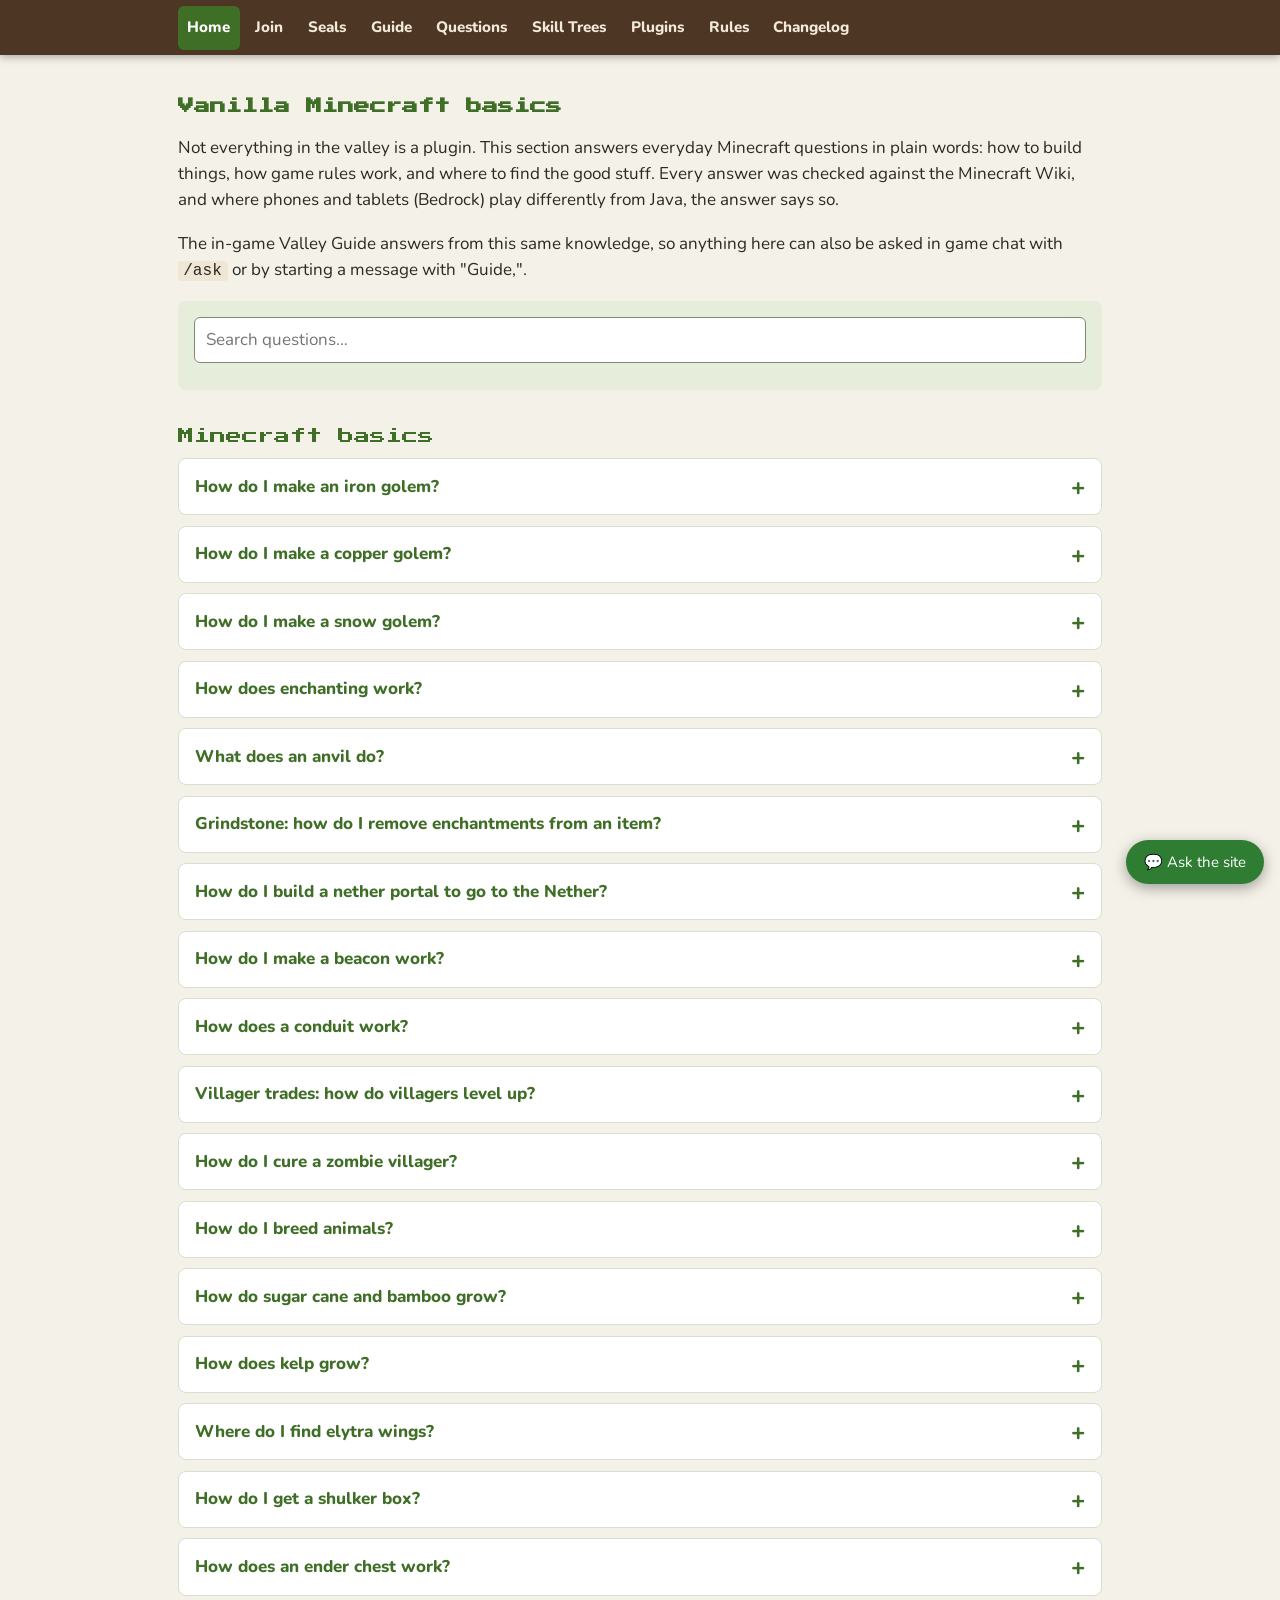
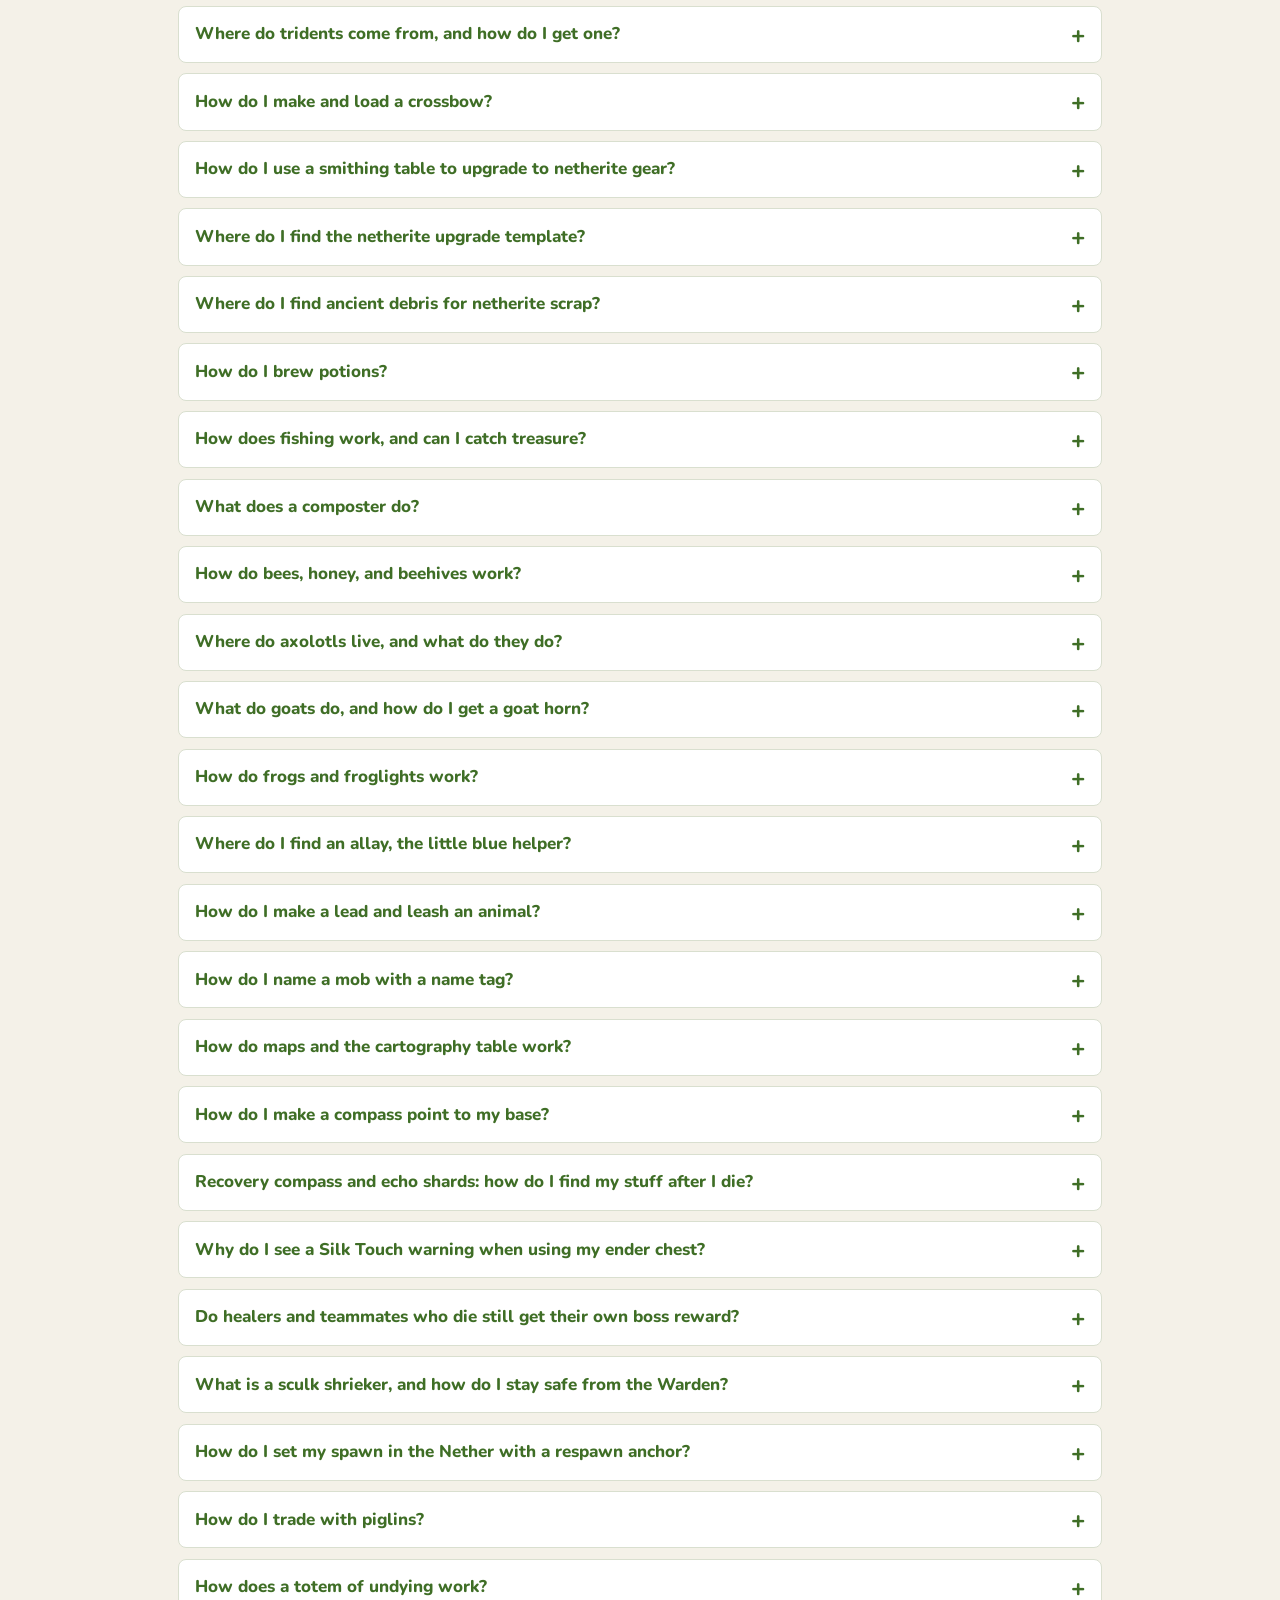
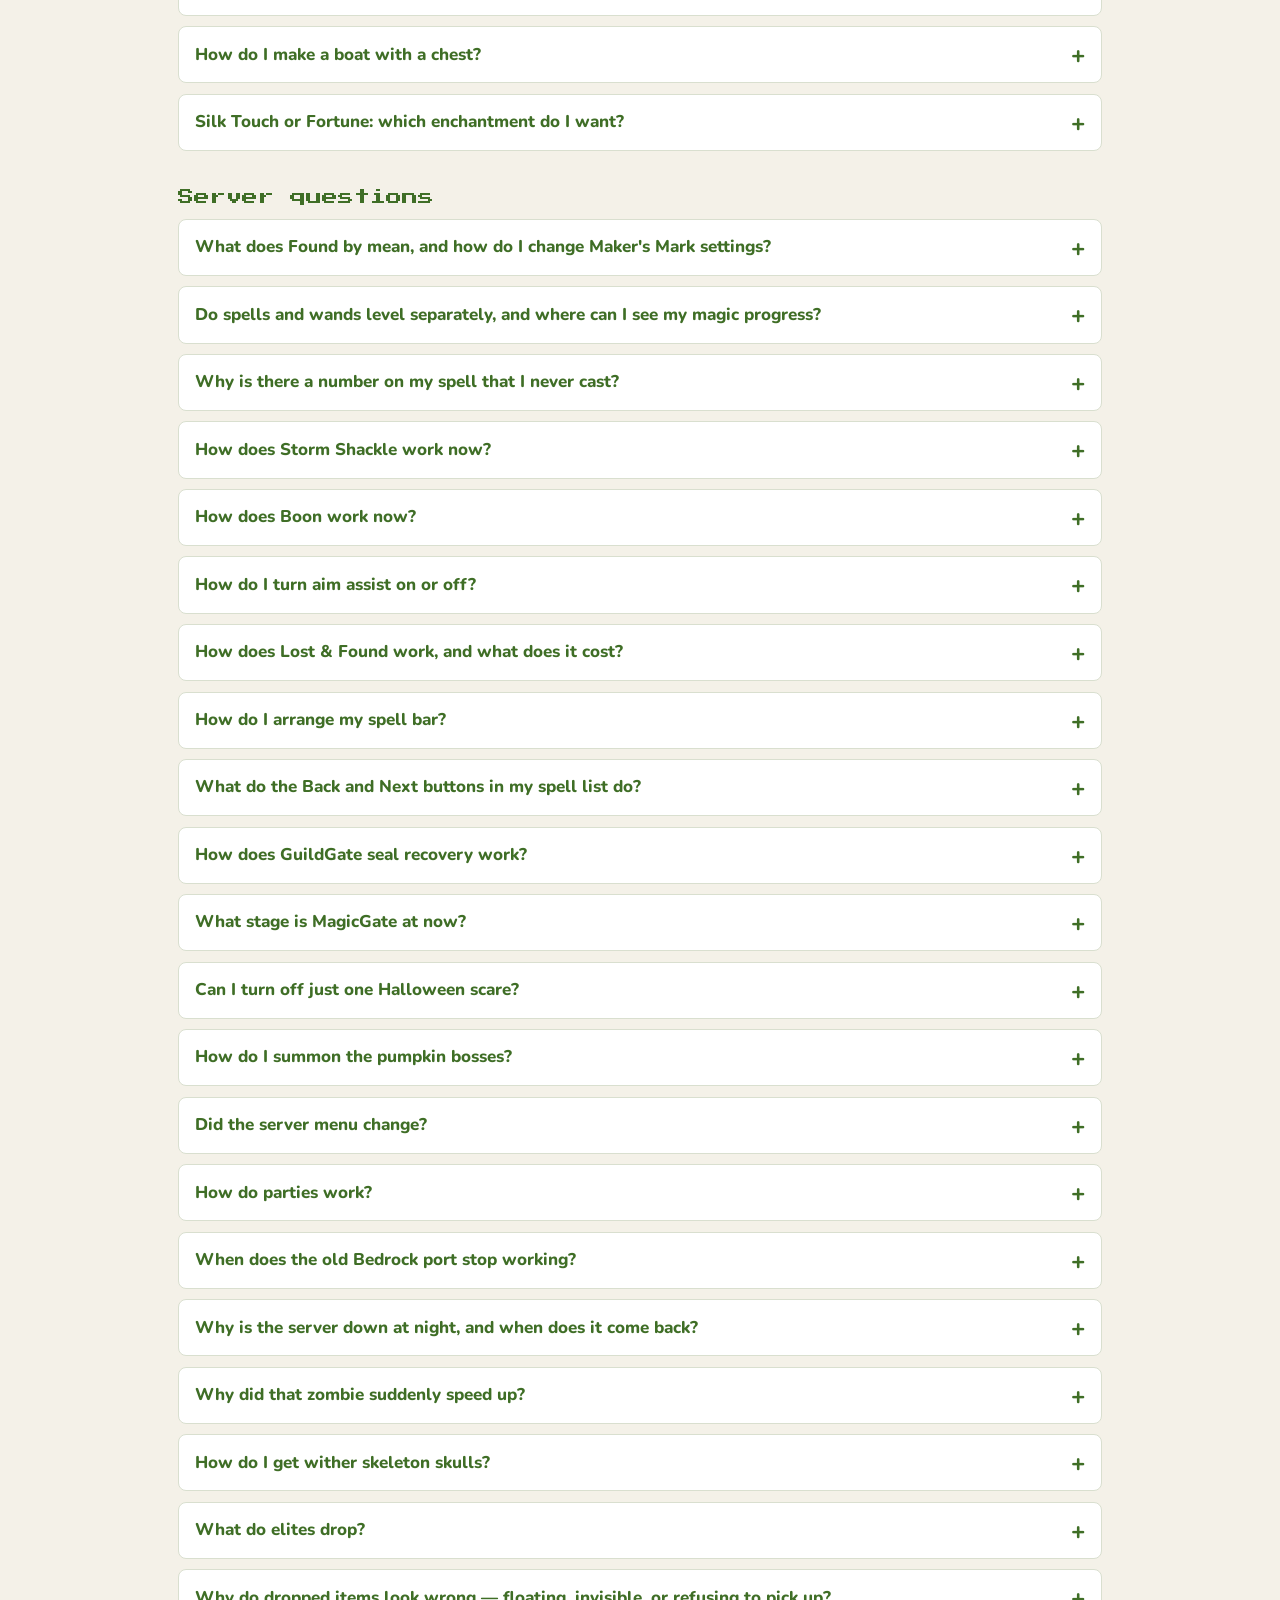
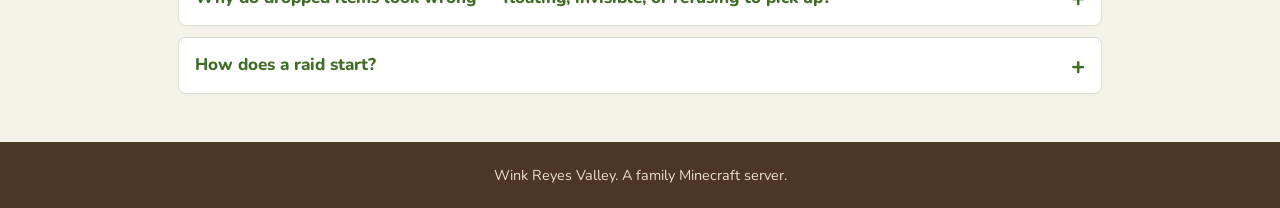
<file: questions-edited.html>
<!doctype html>
<!-- Excel signature: MikeExcel / WinkReyesValley. Existing contributor and upstream credits preserved. -->
<html lang="en">
<head>
<meta charset="utf-8">
<meta name="viewport" content="width=device-width, initial-scale=1">
<title>Questions &amp; Answers | Wink Reyes Valley</title>
<meta name="description" content="Everyday Minecraft questions and Wink Reyes Valley server questions, answered in plain words.">
<link rel="icon" href="data:image/svg+xml,%3Csvg xmlns='http://www.w3.org/2000/svg' viewBox='0 0 16 16'%3E%3Crect width='16' height='16' fill='%2379553a'/%3E%3Crect width='16' height='6' fill='%235d9b3a'/%3E%3Crect x='2' y='6' width='3' height='2' fill='%235d9b3a'/%3E%3Crect x='10' y='6' width='2' height='3' fill='%235d9b3a'/%3E%3C/svg%3E">
<link rel="preconnect" href="https://fonts.googleapis.com">
<link rel="preconnect" href="https://fonts.gstatic.com" crossorigin>
<link href="https://fonts.googleapis.com/css2?family=Press+Start+2P&family=Nunito:wght@400;700;800&display=swap" rel="stylesheet">
<link rel="stylesheet" href="style.css?v=36a74dedfd">
</head>
<body>
<main class="wrap">
  <section id="vanilla-basics">
    <h2>Vanilla Minecraft basics</h2>
    <p>Not everything in the valley is a plugin. This section answers everyday Minecraft questions in plain words: how to build things, how game rules work, and where to find the good stuff. Every answer was checked against the Minecraft Wiki, and where phones and tablets (Bedrock) play differently from Java, the answer says so.</p>
    <p>The in-game Valley Guide answers from this same knowledge, so anything here can also be asked in game chat with <code>/ask</code> or by starting a message with "Guide,".</p>

  </section>

  <div class="qa-tools">
    <input id="qa-search" type="search" placeholder="Search questions…" aria-label="Search questions" autocomplete="off">
    <p class="qa-results" id="qa-results" aria-live="polite"></p>
  </div>

  <div class="qgroup" data-group-label="Minecraft basics">
    <section class="guide-section qa-entry" id="vanilla-iron-golem" aria-labelledby="vanilla-iron-golem-title">
      <details class="qa">
      <summary id="vanilla-iron-golem-title">How do I make an iron golem?</summary>
        <div class="qa-body">
      <p>Build a T shape from 4 blocks of iron: two standing up, one on each side at the top for arms. Put a carved pumpkin (or a jack o'lantern) on top in the middle, and place the pumpkin LAST: the golem springs to life the moment it lands. Tip: place a plain pumpkin and shear it in place to carve it.</p>
      <p>The spaces beside the arms must be empty air, with no grass or plants in the way, or the golem will not form. One you build yourself never attacks you or other players; it patrols and fights monsters. If it gets cracked in a fight, use an iron ingot on it to repair it.</p>
      <p>Villages can spawn their own golems too. On Bedrock a village needs at least 20 beds and 10 villagers.</p>
        </div>
      </details>
    </section>


    <section class="guide-section qa-entry" id="vanilla-copper-golem" aria-labelledby="vanilla-copper-golem-title">
      <details class="qa">
      <summary id="vanilla-copper-golem-title">How do I make a copper golem?</summary>
        <div class="qa-body">
      <p>Place 1 block of copper (any color stage works), then put a carved pumpkin or jack o'lantern on top of it, placed LAST. The copper block turns into a copper chest and the copper golem pops out.</p>
      <p>The copper golem is a little robot sorter: it takes items out of copper chests and sorts them into nearby wooden or trapped chests that are empty or already hold the same item. It has 12 HP and never fights.</p>
      <p>Left unwaxed, a copper golem slowly oxidizes and eventually freezes into a statue. Use honeycomb on it to wax it and stop the change, or use an axe to scrape oxidation off, which also wakes a statue back up.</p>
        </div>
      </details>
    </section>


    <section class="guide-section qa-entry" id="vanilla-snow-golem" aria-labelledby="vanilla-snow-golem-title">
      <details class="qa">
      <summary id="vanilla-snow-golem-title">How do I make a snow golem?</summary>
        <div class="qa-body">
      <p>Stack 2 snow blocks, then put a carved pumpkin or jack o'lantern on top, placed LAST. The golem forms the moment the pumpkin lands. It works upright, sideways, or upside down.</p>
      <p>A snow golem follows along and throws snowballs at monsters from up to 10 blocks away. Snowballs deal no damage, except 3 HP to blazes, but the knockback sends monsters chasing the golem instead of you. It has only 4 HP, so it is a helper, not a guard.</p>
      <p>Careful: snow golems melt. Rain, touching water, and hot biomes slowly hurt them, so keep yours somewhere cool and dry, or give it Fire Resistance. Shear a snow golem to take its pumpkin off and see its real face.</p>
        </div>
      </details>
    </section>


    <section class="guide-section qa-entry" id="vanilla-enchanting" aria-labelledby="vanilla-enchanting-title">
      <details class="qa">
      <summary id="vanilla-enchanting-title">How does enchanting work?</summary>
        <div class="qa-body">
      <p>Craft an enchanting table from 1 book, 2 diamonds, and 4 obsidian. Put the item you want to enchant in the enchanting table with lapis lazuli: each enchantment costs 1 to 3 lapis plus some of your XP levels. You can enchant a sword, armor, tools, and books this way.</p>
      <p>The table offers three random enchantments, and you need the stated level to pick one, but you only pay a few levels: the strongest option asks you to HAVE 30 levels and charges just 3 levels and 3 lapis.</p>
      <p>To unlock those level 30 options, surround the table with 15 bookshelves, with exactly one block of air between the table and each shelf. Even a torch in that gap breaks the link, so keep the ring clear. Level 30 is the maximum the table offers. How many bookshelves is enough? All 15 bookshelves, no fewer: with fewer bookshelves the top option drops below level 30 and the best enchants never appear. If your enchantments look weak, the fix is more bookshelves and more levels: the good enchantments live at level 30. Good enchantments take the full ring, and good gear is worth it: no shortcuts.</p>
        </div>
      </details>
    </section>


    <section class="guide-section qa-entry" id="vanilla-anvil" aria-labelledby="vanilla-anvil-title">
      <details class="qa">
      <summary id="vanilla-anvil-title">What does an anvil do?</summary>
        <div class="qa-body">
      <p>Craft an anvil from 3 blocks of iron across the top of the grid and 4 iron ingots (three across the bottom, one in the center): 31 iron ingots in total. An anvil repairs gear (a worn sword, tool, or armor piece) while keeping its enchantments, applies enchanted books, and renames items, all for XP levels.</p>
      <p>To repair, add the item's own material (iron ingots for an iron sword, for example): each piece restores 25% durability, and you repair the sword without losing any enchantments. Or repair by combining two worn items of the same kind into one better one.</p>
      <p>Watch the cost: every repair job on an item makes the next anvil job on that same item more expensive, and a job priced over 39 levels is refused as Too Expensive. The anvil itself also wears out with use, turning chipped, then damaged, then breaking.</p>
        </div>
      </details>
    </section>


    <section class="guide-section qa-entry" id="vanilla-grindstone" aria-labelledby="vanilla-grindstone-title">
      <details class="qa">
      <summary id="vanilla-grindstone-title">Grindstone: how do I remove enchantments from an item?</summary>
        <div class="qa-body">
      <p>Craft a grindstone from 2 sticks, 1 stone slab, and 2 planks. A grindstone removes enchantments: put an enchanted item in the top slot and it takes ALL of the item's enchantments off and gives you some XP back. The item comes back clean, with every enchantment removed. Only curses stay; a grindstone cannot remove a curse.</p>
      <p>It also repairs: put two worn items of the same kind in together and you get one repaired item back, unenchanted. As a bonus, repairing this way resets the item's anvil repair cost, bringing its cost back down, so future anvil work on it is cheap again.</p>
      <p>The grindstone is also the weaponsmith villager's job block: place one near an unemployed villager to make a weaponsmith.</p>
        </div>
      </details>
    </section>


    <section class="guide-section qa-entry" id="vanilla-nether-portal" aria-labelledby="vanilla-nether-portal-title">
      <details class="qa">
      <summary id="vanilla-nether-portal-title">How do I build a nether portal to go to the Nether?</summary>
        <div class="qa-body">
      <p>To go to the Nether, build a frame of obsidian at least 4 blocks wide and 5 blocks tall (outside measure). The four corners are optional, so the cheapest working portal uses just 10 obsidian. Then light the inside with flint and steel or a fire charge, placed last, and the purple portal opens.</p>
      <p>A nether portal only accepts regular obsidian: crying obsidian does NOT work in a nether portal frame, no matter how much of it you have.</p>
      <p>Step through the purple fire and you go to the Nether; step through again to come back. Portals matter for travel: 1 block walked in the Nether equals 8 blocks in the Overworld, so a portal pair is the fastest way to cross the valley. Portals can be built up to 23 by 23 if you want a grand entrance.</p>
        </div>
      </details>
    </section>


    <section class="guide-section qa-entry" id="vanilla-beacon" aria-labelledby="vanilla-beacon-title">
      <details class="qa">
      <summary id="vanilla-beacon-title">How do I make a beacon work?</summary>
        <div class="qa-body">
      <p>Craft a beacon from 5 glass, 1 nether star, and 3 obsidian. The nether star is the hard part: it drops from the Wither. Place the beacon on top of a pyramid built from iron, gold, emerald, diamond, or netherite blocks (mixing is fine), and give it a clear view of the sky.</p>
      <p>A 1-level pyramid takes 9 blocks; a full 4-level pyramid takes 164 blocks and reaches 50 blocks in every direction. Feed the beacon 1 iron ingot, gold ingot, emerald, diamond, or netherite ingot to switch its power on: Speed, Haste, Resistance, Jump Boost, or Strength.</p>
      <p>A full pyramid also lets you pick a second power, or raise the first power to level II. Everyone near the beacon shares the effect while they stay in range.</p>
        </div>
      </details>
    </section>


    <section class="guide-section qa-entry" id="vanilla-conduit" aria-labelledby="vanilla-conduit-title">
      <details class="qa">
      <summary id="vanilla-conduit-title">How does a conduit work?</summary>
        <div class="qa-body">
      <p>Craft a conduit from 8 nautilus shells around 1 heart of the sea. The heart comes from buried treasure; nautilus shells come from fishing, drowned, and wandering traders.</p>
      <p>Place the conduit underwater and build a frame ring around it from prismarine, dark prismarine, prismarine bricks, or sea lanterns. The frame needs at least 16 blocks to switch on, giving a 32-block range; a complete 42-block frame reaches 96 blocks.</p>
      <p>While it is on, swimmers in range get Conduit Power: breathe underwater for as long as you stay in range (in effect, breathe underwater forever), see clearly, and mine at full speed. A complete frame also zaps hostile sea mobs that wander within 8 blocks of the conduit.</p>
        </div>
      </details>
    </section>


    <section class="guide-section qa-entry" id="vanilla-villager-trades" aria-labelledby="vanilla-villager-trades-title">
      <details class="qa">
      <summary id="vanilla-villager-trades-title">Villager trades: how do villagers level up?</summary>
        <div class="qa-body">
      <p>Villagers trade for emeralds. An unemployed villager takes a job by claiming a job block nearby: a lectern makes a librarian, a blast furnace an armorer, a composter a farmer, and so on for every profession. No job block, no job: a villager with no job site stays unemployed. In short, you give a villager a job by putting the right job block next to it.</p>
      <p>Villagers level up when you trade with them: a villager starts as a Novice, then climbs to Apprentice, Journeyman, Expert, and Master as you keep trading. The more you trade, the faster the villager levels up. Higher levels unlock better trades, and master librarians and armorers sell some of the best gear and books in the game.</p>
      <p>Trades sell out after a few uses. The villager restocks by working at its job block, up to twice a day; on Bedrock the villager also needs to be linked to a bed to restock. One warning: after you trade with a villager even once, its job and trades lock in forever.</p>
        </div>
      </details>
    </section>


    <section class="guide-section qa-entry" id="vanilla-curing" aria-labelledby="vanilla-curing-title">
      <details class="qa">
      <summary id="vanilla-curing-title">How do I cure a zombie villager?</summary>
        <div class="qa-body">
      <p>Step 1: trap the zombie villager somewhere safe where it cannot reach you or wander off. Step 2: throw a splash potion of weakness at it (a weakness arrow works too). Step 3: while it is weak, use a golden apple on it.</p>
      <p>The villager shakes while it cures, which takes 3 to 5 minutes, then turns back into a normal villager. Putting iron bars or a bed inside the pen speeds the cure up a little.</p>
      <p>Your reward: the cured villager gives YOU a permanent discount on its trades, and that discount does not stack if you cure it again. Nearby villagers within about 16 blocks offer smaller discounts too. A weakness potion is brewed with a fermented spider eye straight into a water bottle, no nether wart needed.</p>
        </div>
      </details>
    </section>


    <section class="guide-section qa-entry" id="vanilla-breeding" aria-labelledby="vanilla-breeding-title">
      <details class="qa">
      <summary id="vanilla-breeding-title">How do I breed animals?</summary>
        <div class="qa-body">
      <p>To make baby animals, feed two adults of the same kind their favorite food. Hearts appear, they come together, and a baby is born. The parents then rest about 5 minutes before they can breed again, and babies grow up in about 20 minutes (feeding a baby speeds it up). For example, feed two cows wheat and they make a baby cow.</p>
      <p>Favorite foods: cows, sheep, goats, and mooshrooms eat wheat. Pigs eat carrots, potatoes, or beetroots. Chickens eat any seeds. Tamed wolves eat meat, and both wolves must be at full health. Tamed cats eat raw cod or raw salmon. Tamed horses and donkeys eat golden apples or golden carrots. Rabbits eat carrots, golden carrots, or dandelions. Turtles eat seagrass, frogs eat slimeballs, bees eat flowers, and axolotls eat buckets of tropical fish.</p>
      <p>Villagers breed differently: give them spare beds and food (3 bread each, or 12 carrots, potatoes, or beetroots) and a new villager arrives on its own.</p>
        </div>
      </details>
    </section>


    <section class="guide-section qa-entry" id="vanilla-farm-crops" aria-labelledby="vanilla-farm-crops-title">
      <details class="qa">
      <summary id="vanilla-farm-crops-title">How do sugar cane and bamboo grow?</summary>
        <div class="qa-body">
      <p>Sugar cane: plant it on dirt, grass, or sand directly beside water. It grows up to 3 blocks tall, needs no light, and pops out of the ground if its water is removed. Harvest by breaking the middle block: the top falls as items and the bottom block regrows. Bedrock difference: on phones and consoles one bone meal grows sugar cane straight to full height; on Java, bone meal does not work on sugar cane at all.</p>
      <p>Bamboo: plant a bamboo shoot on dirt, grass, sand, or gravel. Bamboo needs NO water, but its top needs light level 9 or better to grow. It is the fastest-growing plant in the game and climbs 12 to 16 blocks tall.</p>
      <p>Bone meal makes bamboo jump 1 to 2 blocks instantly. Break one bamboo stalk block and everything above it comes down too, so harvest from the second block up and leave the bottom shoot to regrow.</p>
        </div>
      </details>
    </section>


    <section class="guide-section qa-entry" id="vanilla-kelp" aria-labelledby="vanilla-kelp-title">
      <details class="qa">
      <summary id="vanilla-kelp-title">How does kelp grow?</summary>
        <div class="qa-body">
      <p>Kelp is the tall green seaweed that grows underwater: plant it on a solid block under the water and it grows upward toward the surface. Each plant stops at its own random height, anywhere from a couple of blocks to about 26. Kelp needs no light at all, and bone meal grows it 1 block per use.</p>
      <p>To harvest, break the stalk low: everything above the break drops and floats up to the surface for easy collecting, and the stump regrows.</p>
      <p>Smelt kelp in a furnace to make dried kelp, the classic seaweed snack. Craft 9 dried kelp together into a dried kelp block, which is one of the strongest furnace fuels for its cost.</p>
        </div>
      </details>
    </section>


    <section class="guide-section qa-entry" id="vanilla-elytra" aria-labelledby="vanilla-elytra-title">
      <details class="qa">
      <summary id="vanilla-elytra-title">Where do I find elytra wings?</summary>
        <div class="qa-body">
      <p>Elytra are never crafted. You find them hanging in an item frame in the treasure room of an End ship, the floating ships that appear beside some End cities. A shulker guards the room, so bring a shield and a way back down.</p>
      <p>Wear the elytra in your chestplate slot, then press jump while falling to glide. Firework rockets boost you while gliding, but ONLY plain rockets: a rocket crafted with a firework star explodes and hurts you instead.</p>
      <p>Gliding uses up durability: a full pair lasts about 7 minutes of flight, and at the end the wings stop working but never fully break. Repair them on an anvil with phantom membranes (each membrane restores a quarter of the bar), or add Mending by anvil. Enchanting tables cannot enchant elytra.</p>
        </div>
      </details>
    </section>


    <section class="guide-section qa-entry" id="vanilla-shulker-box" aria-labelledby="vanilla-shulker-box-title">
      <details class="qa">
      <summary id="vanilla-shulker-box-title">How do I get a shulker box?</summary>
        <div class="qa-body">
      <p>Craft a shulker box from 2 shulker shells and 1 chest: one shell in the top middle of the grid, the chest in the center, one shell in the bottom middle. Shulker shells drop from shulkers, the box-shaped guards at End cities.</p>
      <p>A shulker box holds 27 stacks like a chest, but when you break it, everything stays inside the box. It is a portable backpack: fill it, break it, carry it, place it anywhere.</p>
      <p>One firm rule: a shulker box can never be placed inside another shulker box. You can dye a shulker box any color, and renaming your boxes at an anvil keeps kits and loot easy to tell apart.</p>
        </div>
      </details>
    </section>


    <section class="guide-section qa-entry" id="vanilla-ender-chest" aria-labelledby="vanilla-ender-chest-title">
      <details class="qa">
      <summary id="vanilla-ender-chest-title">How does an ender chest work?</summary>
        <div class="qa-body">
      <p>Craft an ender chest from 8 obsidian around 1 eye of ender. It has 27 slots, but they are YOUR slots: every ender chest you open, anywhere in any dimension, shows the same personal storage, and no other player can see or take your things.</p>
      <p>Your items stay inside the ender chest network even if you die, and even if the chest block itself is destroyed. To pick an ender chest back up, mine it with a Silk Touch pickaxe; without Silk Touch it drops 8 obsidian instead (your stored items are still safe).</p>
      <p>Ender chest or shulker box? The ender chest is a private vault you reach from a placed block; a shulker box is a backpack you physically carry. Experienced players fill their ender chest with full shulker boxes for the best of both.</p>
        </div>
      </details>
    </section>


    <section class="guide-section qa-entry" id="vanilla-trident" aria-labelledby="vanilla-trident-title">
      <details class="qa">
      <summary id="vanilla-trident-title">Where do tridents come from, and how do I get one?</summary>
        <div class="qa-body">
      <p>Tridents cannot be crafted. Tridents come from drowned: find a drowned (an underwater zombie) that is holding one and defeat it: on Bedrock it drops the trident about 1 time in 4, on Java about 8.5% of the time. The Looting enchantment raises your chances. All tridents come from drowned, never from crafting.</p>
      <p>Trident enchantments: Loyalty makes a thrown trident fly back to you, and higher levels return faster. Riptide does the opposite: instead of throwing, it launches YOU forward, and it only works while you are in water or standing in rain (level III throws you 21 blocks). Loyalty and Riptide can never share one trident, so most players keep two.</p>
      <p>Channeling summons a lightning strike when your thrown trident hits a mob during a thunderstorm. One difference to know: on Bedrock a Loyalty trident returns even from the void, but on Java a trident thrown into the void is destroyed. Repair a worn trident by combining it with another trident on an anvil.</p>
        </div>
      </details>
    </section>


    <section class="guide-section qa-entry" id="vanilla-crossbow" aria-labelledby="vanilla-crossbow-title">
      <details class="qa">
      <summary id="vanilla-crossbow-title">How do I make and load a crossbow?</summary>
        <div class="qa-body">
      <p>Craft a crossbow from 3 sticks, 2 string, 1 iron ingot, and 1 tripwire hook. Hold the use button to load it, then release to finish: unlike a bow, a crossbow STAYS loaded until you fire it, so you can load one ahead of time and swap it into your hand when trouble starts. You can even store loaded crossbows ready to go.</p>
      <p>A crossbow fires arrows, tipped and spectral arrows, and firework rockets. To load a rocket, hold the rocket in your offhand while you load (plain rockets only, unless you enjoy explosions at close range).</p>
      <p>Crossbow-only enchantments: Quick Charge (up to III, cutting load time from 1.25 seconds to half a second), Multishot (fires 3 arrows while using only 1), and Piercing (arrows pass through mobs and shields and can be picked back up). Multishot and Piercing cannot be combined on one crossbow.</p>
        </div>
      </details>
    </section>


    <section class="guide-section qa-entry" id="vanilla-netherite" aria-labelledby="vanilla-netherite-title">
      <details class="qa">
      <summary id="vanilla-netherite-title">How do I use a smithing table to upgrade to netherite gear?</summary>
        <div class="qa-body">
      <p>Use a smithing table (craft one from 2 iron ingots and 4 planks). Put a Netherite Upgrade smithing template in the left slot, your diamond item in the middle, and 1 netherite ingot in the right slot. Out comes the netherite version. Upgrading works on any diamond tool, weapon, or armor piece.</p>
      <p>Upgrading costs NO XP and does not raise the item's anvil repair cost. Upgrading never removes your enchantments: the upgraded item keeps its enchantments, its custom name, and even its remaining durability, so enchant your diamond gear first and upgrade it after.</p>
      <p>Netherite ingots are crafted from 4 netherite scrap plus 4 gold ingots. The scrap comes from smelting ancient debris, the rare Nether ore. The smithing table also applies armor trims, and it is the toolsmith villager's job block.</p>
        </div>
      </details>
    </section>


    <section class="guide-section qa-entry" id="vanilla-netherite-template" aria-labelledby="vanilla-netherite-template-title">
      <details class="qa">
      <summary id="vanilla-netherite-template-title">Where do I find the netherite upgrade template?</summary>
        <div class="qa-body">

      <p>The Netherite Upgrade smithing template is found only in bastion remnants in the Nether. The treasure bastion's treasure chest ALWAYS holds one (a 100% chance); bridge, hoglin stable, and generic bastion chests each hold one about 10% of the time.</p>
      <p>Important: upgrading uses the template up. So copy it first: craft the template together with 1 netherrack and 7 diamonds and you get 2 templates back. Make more upgrade templates this way whenever you need them: one saved template can copy itself forever.</p>
      <p>Keep one copy safe at base forever, and spend the duplicates. That way the family never has to raid a second bastion just for upgrades.</p>
        </div>
      </details>
    </section>


    <section class="guide-section qa-entry" id="vanilla-ancient-debris" aria-labelledby="vanilla-ancient-debris-title">
      <details class="qa">
      <summary id="vanilla-ancient-debris-title">Where do I find ancient debris for netherite scrap?</summary>
        <div class="qa-body">
      <p>Ancient debris is a rare ore hidden in the Nether, most common around Y level 15 to 16. It never appears out in the open: it always spawns buried inside netherrack, basalt, or blackstone, so you have to dig or blast to expose it. It is the only source of netherite scrap.</p>
      <p>Mine it ONLY with a diamond or netherite pickaxe. Any weaker tool breaks the block and drops nothing.</p>
      <p>Its blast resistance is enormous, so blast mining works beautifully: set off beds or TNT in a tunnel at that depth and the debris survives while everything around it blows away. Loose debris even floats on lava and never burns. Smelt ancient debris in a furnace to get netherite scrap: 4 netherite scrap plus 4 gold ingots make 1 netherite ingot.</p>
        </div>
      </details>
    </section>


    <section class="guide-section qa-entry" id="vanilla-brewing" aria-labelledby="vanilla-brewing-title">
      <details class="qa">
      <summary id="vanilla-brewing-title">How do I brew potions?</summary>
        <div class="qa-body">
      <p>Craft a brewing stand from 1 blaze rod and 3 cobblestone. A brewing stand needs blaze powder to run: one powder fuels 20 brews. You need glass bottles too: fill them with water, put up to 3 bottles in the stand, and brew one step at a time, about 20 seconds per step.</p>
      <p>Almost every potion starts the same way: brew nether wart into water bottles to make Awkward Potions, the base for nearly all effect potions. Then add one effect ingredient: sugar makes Speed, glistering melon slice makes Instant Health, magma cream makes Fire Resistance, golden carrot makes Night Vision, ghast tear makes Regeneration, pufferfish makes Water Breathing, blaze powder makes Strength, phantom membrane makes Slow Falling.</p>
      <p>Then tune it: redstone makes the effect last longer, glowstone dust makes it stronger (level II), and a potion can never be both. Gunpowder makes a splash potion you can throw; dragon's breath turns a splash potion into a lingering one. One exception worth knowing: the Potion of Weakness needs NO nether wart, just a fermented spider eye straight into a water bottle, and it is the potion that cures zombie villagers.</p>
        </div>
      </details>
    </section>


    <section class="guide-section qa-entry" id="vanilla-fishing" aria-labelledby="vanilla-fishing-title">
      <details class="qa">
      <summary id="vanilla-fishing-title">How does fishing work, and can I catch treasure?</summary>
        <div class="qa-body">
      <p>Craft a fishing rod from 3 sticks and 2 string, cast it into any water, and wait: after 5 to 30 seconds the bobber dips and splashes, and that is your moment to reel in. A plain rod catches about 85% fish, 10% junk, and 5% treasure.</p>
      <p>Treasure catches include enchanted books, name tags, saddles, nautilus shells, and enchanted bows and fishing rods. Name tags from fishing are a lucky catch: a name tag saves a trip into a dungeon, and fishing is one of the only ways to get name tags without exploring. Luck of the Sea raises treasure odds (to about 11% at level III) and Lure makes fish bite sooner. Rain speeds up bites by about 20% too.</p>
      <p>One Java-only rule: on Java, treasure requires open water, a clear area of about 5 by 4 by 5 blocks around the bobber. Bedrock has no open-water rule: any pond or river on your phone can give treasure.</p>
        </div>
      </details>
    </section>


    <section class="guide-section qa-entry" id="vanilla-composter" aria-labelledby="vanilla-composter-title">
      <details class="qa">
      <summary id="vanilla-composter-title">What does a composter do?</summary>
        <div class="qa-body">
      <p>A composter makes bone meal from plant scraps. Craft a composter from 7 wooden slabs arranged in a U. Feed it plant scraps: each item has a chance to add a layer, and when the composter reaches 7 layers, use it once more and out pops 1 bone meal.</p>
      <p>Weak fillers like seeds and leaves add a layer only about 30% of the time; crops and flowers are middling; bread is strong; and cake or pumpkin pie always add a layer. Some things never compost: bamboo, meat, fish, and bones do nothing at all.</p>
      <p>A composter is also the farmer villager's job block. Place one near an unemployed villager to make a farmer, and your crop scraps turn into both bone meal and a trading partner.</p>
        </div>
      </details>
    </section>


    <section class="guide-section qa-entry" id="vanilla-bees" aria-labelledby="vanilla-bees-title">
      <details class="qa">
      <summary id="vanilla-bees-title">How do bees, honey, and beehives work?</summary>
        <div class="qa-body">
      <p>Bees live in bee nests (found on oak and birch trees near flowers) or in beehives. To make a beehive, craft 6 planks with 3 honeycomb. One home holds up to 3 bees. Bees visit flowers, come home, and the hive's honey level rises; at level 5 the hive looks full and drippy.</p>
      <p>Harvest at level 5: use shears on the hive for honeycomb, or an empty glass bottle for a honey bottle. First light a campfire under the hive (within 5 blocks below): the smoke calms the bees so they do not swarm you while you harvest.</p>
      <p>Good to know: bees flying over your crops pollinate them, bumping them a growth stage like bone meal. A bee that stings loses its stinger and dies, so never hit one. To move a nest with bees inside, break it with a Silk Touch tool; without Silk Touch the bees spill out angry.</p>
        </div>
      </details>
    </section>


    <section class="guide-section qa-entry" id="vanilla-axolotls" aria-labelledby="vanilla-axolotls-title">
      <details class="qa">
      <summary id="vanilla-axolotls-title">Where do axolotls live, and what do they do?</summary>
        <div class="qa-body">
      <p>Axolotls spawn underwater in lush caves, where there is clay within a few blocks below them. Scoop one up with a water bucket to carry it home: a bucketed axolotl never despawns, so you can keep your pet axolotl forever.</p>
      <p>A pet axolotl hunts fish and squid and helps you in underwater fights. If you land the finishing blow on a mob that was fighting your axolotl, you gain Regeneration and any Mining Fatigue is removed. When an axolotl is badly hurt it may play dead for about 10 seconds, healing while monsters ignore it.</p>
      <p>There are 5 colors: pink, brown, gold, cyan, and blue. Blue axolotls never spawn in the wild: they only appear by breeding (feed two axolotls buckets of tropical fish), and each baby has only a 1 in 1200 chance of being blue.</p>
        </div>
      </details>
    </section>


    <section class="guide-section qa-entry" id="vanilla-goats" aria-labelledby="vanilla-goats-title">
      <details class="qa">
      <summary id="vanilla-goats-title">What do goats do, and how do I get a goat horn?</summary>
        <div class="qa-body">
      <p>Goats spawn on snowy slopes, jagged peaks, and frozen peaks. You can milk a goat with a bucket, just like a cow. Every so often a goat picks a target that is standing still, lowers its head, and rams: the hit knocks the target back about 9 blocks, so move when you see a goat lower its head at you.</p>
      <p>Goat horns: if a ramming goat crashes into a solid block like stone, an ore block, a log, or packed ice, one of its horns breaks off and drops as a goat horn you can blow. Each goat carries at most 2 horns and they never grow back.</p>
      <p>About 2% of goats are screaming goats: they look identical but ram far more often, every 5 to 15 seconds. Goats also jump up to 10 blocks high and take 10 less fall damage than other mobs, which is why they rule the mountains.</p>
        </div>
      </details>
    </section>


    <section class="guide-section qa-entry" id="vanilla-frogs" aria-labelledby="vanilla-frogs-title">
      <details class="qa">
      <summary id="vanilla-frogs-title">How do frogs and froglights work?</summary>
        <div class="qa-body">
      <p>Frogs spawn in swamps and mangrove swamps. Breeding frogs is easy: to breed them, feed two frogs slimeballs and one lays frogspawn on the water; it hatches in 3 to 10 minutes into 2 to 5 tadpoles, and the tadpoles grow into frogs after about 20 minutes.</p>
      <p>The frog's color is decided by the biome where the TADPOLE grows up, not by its parents: a temperate biome grows the orange frog, a warm biome the white frog, and a cold biome the green frog.</p>
      <p>Frogs eat small slimes (which always drop a slimeball) and small magma cubes. When a frog eats a small magma cube, it drops a froglight, a glowing block: orange frogs make ochre froglights, white frogs make pearlescent, and green frogs make verdant.</p>
        </div>
      </details>
    </section>


    <section class="guide-section qa-entry" id="vanilla-allays" aria-labelledby="vanilla-allays-title">
      <details class="qa">
      <summary id="vanilla-allays-title">Where do I find an allay, the little blue helper?</summary>
        <div class="qa-body">
      <p>Allays are found trapped: in cages at pillager outposts and in the jail cells of woodland mansions. Free one and it follows you. An allay is a small blue flying helper: hand it any item and it flies off to collect dropped copies of that same item nearby (it searches within 32 blocks of you) and brings them back, carrying up to one full stack.</p>
      <p>If an allay hears a note block while it is delivering, it drops its items at the note block instead, for 30 seconds. Builders use that trick for automatic item delivery and sorting.</p>
      <p>Allays do not breed, but you can duplicate one: while an allay is dancing to a jukebox, give it an amethyst shard and it splits into two allays. Each allay can do this once every 5 minutes.</p>
        </div>
      </details>
    </section>


    <section class="guide-section qa-entry" id="vanilla-leads" aria-labelledby="vanilla-leads-title">
      <details class="qa">
      <summary id="vanilla-leads-title">How do I make a lead and leash an animal?</summary>
        <div class="qa-body">
      <p>Craft leads from 5 string: one recipe makes 2 leads, and no slimeball is needed. Use a lead on a friendly animal (a horse, cow, pig, or llama) to leash it and walk it home. A lead is how you bring a horse home without it wandering off. Use the lead on a fence post to tie the animal there.</p>
      <p>To take a lead back, use shears on the leash or use the lead on the animal again; a removed or broken lead drops on the ground as an item. A lead stretches about 12 blocks before it snaps, so do not sprint too far ahead of your animal.</p>
      <p>Wandering traders walk their llamas on leads, and freeing a trader llama drops its lead for you. Villagers and most monsters cannot be leashed.</p>
        </div>
      </details>
    </section>


    <section class="guide-section qa-entry" id="vanilla-name-tags" aria-labelledby="vanilla-name-tags-title">
      <details class="qa">
      <summary id="vanilla-name-tags-title">How do I name a mob with a name tag?</summary>
        <div class="qa-body">
      <p>Name tags can be crafted (yes, name tags are craftable): 1 paper plus 1 nugget of any metal (iron or gold nuggets both work). They also turn up in dungeon and mineshaft chests, as rare fishing treasure, and for sale from wandering traders.</p>
      <p>To use one, first rename the tag at an anvil (it costs 1 XP level), then use the tag on a mob. The tag is used up, and the mob keeps the name forever: a named mob never despawns, so a name tag stops a pet from despawning. Naming a pet is the surest way to stop it from despawning, and it protects the pet from despawning even when it wanders far from home.</p>
      <p>Fun names to try: naming a mob Dinnerbone or Grumm flips it upside down, and a sheep named jeb_ cycles through rainbow wool colors.</p>
        </div>
      </details>
    </section>


    <section class="guide-section qa-entry" id="vanilla-maps" aria-labelledby="vanilla-maps-title">
      <details class="qa">
      <summary id="vanilla-maps-title">How do maps and the cartography table work?</summary>
        <div class="qa-body">
      <p>Craft a locator map from 8 paper around 1 compass, then hold it and use it to start drawing: it covers 128 by 128 blocks at its closest zoom and shows your position marker. On Bedrock you can also make a plain map from paper alone, but it has no marker; in Bedrock a cartography table makes an empty map from a single paper.</p>
      <p>The cartography table (craft it from 2 paper and 4 planks) does the map work. Add 1 paper to zoom a map out, up to 4 times, reaching 2048 by 2048 blocks; zooming wipes the drawing, so walk the land again to refill it. Add a blank map of the same kind to copy a map: copies stay in sync, perfect for sharing with family. Add a glass pane to lock a map so it never updates again.</p>
      <p>Maps only fill in while you hold them and explore, and they snap to a fixed grid rather than centering on you, so neighboring maps tile together neatly on a wall.</p>
        </div>
      </details>
    </section>


    <section class="guide-section qa-entry" id="vanilla-lodestone" aria-labelledby="vanilla-lodestone-title">
      <details class="qa">
      <summary id="vanilla-lodestone-title">How do I make a compass point to my base?</summary>
        <div class="qa-body">
      <p>Craft a lodestone from 8 chiseled stone bricks around 1 iron ingot. (It used to cost a netherite ingot; now it is iron.) Lodestones also appear in bastion bridge chests and ruined portal chests.</p>
      <p>Place the lodestone at your base and use a normal compass on it: that compass now points to the lodestone instead of world spawn. A lodestone compass works in the Nether and the End too, where ordinary compasses just spin.</p>
      <p>If the lodestone is broken, your compass spins uselessly; put a lodestone back in the exact same spot and the link restores itself. If you travel to a different dimension than the lodestone, the compass spins until you return. In short, that is how a lodestone works: a linked compass keeps working at any distance, works in every dimension, and only stops working when the lodestone is broken.</p>
        </div>
      </details>
    </section>


    <section class="guide-section qa-entry" id="vanilla-recovery-compass" aria-labelledby="vanilla-recovery-compass-title">
      <details class="qa">
      <summary id="vanilla-recovery-compass-title">Recovery compass and echo shards: how do I find my stuff after I die?</summary>
        <div class="qa-body">
      <p>Bring a recovery compass. To make one, craft 1 compass ringed with 8 echo shards. Hold it and it points to the exact spot of YOUR most recent death, so you can run straight back to your dropped gear.</p>
      <p>The compass only points while you are in the same dimension where you died; anywhere else it just spins. It works only after you have died, and only for the latest death. And careful: the recovery compass itself drops when you die, so keep it at base and grab it for the rescue run.</p>
      <p>Echo shards come only from chests inside ancient cities in the deep dark (about a 30% chance per chest, 1 to 3 at a time). Echo shards cannot be crafted and never renew, so spend your echo shards wisely.</p>
        </div>
      </details>
    </section>


    <section class="guide-section qa-entry" id="silk-touch-warnings-qa" aria-labelledby="silk-touch-warnings-title">
      <details class="qa">
        <summary id="silk-touch-warnings-title">Why do I see a Silk Touch warning when using my ender chest?</summary>
        <div class="qa-body">
      <p><b>Installed October 29, 2026, about 12:55 AM Central:</b> ExcelSilkWatch adds a small warning above your hotbar after a Silk Touch tool, Silk Touch enchanted book, or a shulker containing one is deposited into your own native ender chest. <b>Warning only:</b> your items move normally; there is no confirmation, cancellation, item movement or inventory edit by this plugin.</p>
      <p><b>Your choice:</b> warnings start <b>ON</b>. Open <b>Server Menu → Settings → Silk Touch Warnings</b> on Java or Bedrock, or use <code>/silkwarnings</code> to toggle them. <code>/silkwarnings on</code>, <code>/silkwarnings off</code> and <code>/silkwarnings status</code> are also available. Your choice is saved across rejoin and restart. If saving fails, the old setting stays in effect and the command tells you.</p>
      <p><b>What is covered:</b> your own native ender chest and bounded, read-only shulker contents. Ordinary vanilla shulkers are covered; unusually deep or large custom contents can exceed the scan limits (four levels, 256 visited stacks). Custom vaults, pouches, backpacks, bundles, other nested containers and direct plugin transfers are not supported. Empty shulkers, ordinary items, withdrawals, cancelled moves and no-net-change swaps do not earn a warning. Several quick deposits may share one warning because of the three-second cooldown.</p>
      <p><b>Checking the setting:</b> the menu reads your saved state when opened; reopen it after changing the setting elsewhere, or use <code>/silkwarnings status</code>. This is a reminder, not protection against losing items or a guarantee about every custom item. Startup, the setting placeholder and 19 Java menus loaded successfully; real-player deposits, saved-toggle checks, Java/Bedrock screens and hotbar-message coexistence remain pending.</p>
          <p><a href="index.html#silk-touch-warnings">Full Silk Touch Warnings instructions</a>.</p>
        </div>
      </details>
    </section>

    <section class="guide-section qa-entry" id="personal-boss-rewards-qa" aria-labelledby="personal-boss-rewards-title">
      <details class="qa">
        <summary id="personal-boss-rewards-title">Do healers and teammates who die still get their own boss reward?</summary>
        <div class="qa-body">
          <p><b>Installed October 28, 2026, about 8:44 PM Central:</b> the team-reward update gives every qualified teammate their own named signature item on the first eligible win of each remaining seal. Being nearby to help during the active fight can qualify you without dealing damage; arriving below 70% boss health is allowed. Creative and spectator observers do not qualify. After qualification, death, respawn, disconnect or reconnect does not erase your claim if the team earns a legitimate win. Normal combat and anti-cheese requirements remain.</p>
          <p>Use <code>/bossrewards</code>; the installed Java/Bedrock compass update adds <b>My Boss Rewards</b>. An owner-only chest marker can appear in a safe location in the normal Overworld, Nether or End. If placement is unsafe or you are offline, use the menu instead. Losing the marker does not lose an unclaimed reward. A full inventory keeps the reward waiting; close your wand hotbar before collecting it. Contact Mike if a claim needs review.</p>
          <p>The once-per-seal signature limit remains: no extra signature set on repeats and no retroactive rewards for completed signatures. Shared material loot is not multiplied per player. Raid rewards and boss difficulty are unchanged. Real Java/Bedrock gameplay acceptance is still pending. <a href="index.html#personal-boss-rewards">Full personal boss reward instructions</a>.</p>
        </div>
      </details>
    </section>

    <section class="guide-section qa-entry" id="vanilla-shriekers" aria-labelledby="vanilla-shriekers-title">
      <details class="qa">
      <summary id="vanilla-shriekers-title">What is a sculk shrieker, and how do I stay safe from the Warden?</summary>
        <div class="qa-body">
      <p>A sculk shrieker is the horned sculk block found in the deep dark and ancient cities, the most dangerous places in the game. Only the shriekers the world generated can call the Warden: a shrieker you pick up and place yourself is harmless and can never summon one.</p>
      <p>How the danger works: stepping on a shrieker, or making a noise that a nearby sculk sensor passes along, sets it shrieking and gives YOU one warning. Warnings add up across all shriekers, and on the 4th warning the Warden emerges, if one is not already near. Shrieks also darken your screen with the Darkness effect. Many players ask how many warnings they get: you get three warnings of grace, and the fourth warning calls the Warden.</p>
      <p>Staying safe in the deep dark: sneak everywhere, walk on wool or carpet where you can (wool between a sensor and a shrieker blocks the signal), and if a shrieker goes off, freeze and wait for quiet. Warnings fade by 1 every 10 quiet minutes. Three shrieks is your sign to leave and come back later. A natural shrieker you break loses its summoning power forever, even if you Silk Touch it and put it back.</p>
        </div>
      </details>
    </section>


    <section class="guide-section qa-entry" id="vanilla-respawn-anchor" aria-labelledby="vanilla-respawn-anchor-title">
      <details class="qa">
      <summary id="vanilla-respawn-anchor-title">How do I set my spawn in the Nether with a respawn anchor?</summary>
        <div class="qa-body">
      <p>Craft a respawn anchor from 6 crying obsidian and 3 glowstone: crying obsidian fills the top and bottom rows, glowstone the middle row. This is crying obsidian's real job (it can never build a nether portal).</p>
      <p>You cannot sleep in the Nether: a bed explodes there, so the respawn anchor is how you set a spawn point in the Nether instead. The anchor works on charges: charge it by using glowstone BLOCKS on it (not glowstone dust): it holds up to 4 charges, shown by its dial. Then use the charged anchor while standing in the Nether to set your spawn point there.</p>
      <p>Each respawn at the anchor consumes 1 charge, and everyone sharing the anchor shares its charges, so keep it topped up. If it runs empty or is broken, you respawn at world spawn instead. Never use a respawn anchor in the Overworld or the End: it explodes with fire, just like sleeping in a bed in the Nether. Topped up, a respawn anchor works like a bed for the Nether.</p>
        </div>
      </details>
    </section>


    <section class="guide-section qa-entry" id="vanilla-piglin-bartering" aria-labelledby="vanilla-piglin-bartering-title">
      <details class="qa">
      <summary id="vanilla-piglin-bartering-title">How do I trade with piglins?</summary>
        <div class="qa-body">
      <p>Throw a gold ingot at an adult piglin in the Nether, or use the ingot on it. The piglin inspects your gold for a few seconds (about 6 seconds on Java, 8 on Bedrock), then tosses back a random item: ender pearls, crying obsidian, obsidian, fire resistance potions, string, quartz, gravel, soul sand, or iron nuggets are all on the table.</p>
      <p>Rare prizes: a Soul Speed enchanted book (about 1 in 100 barters) or iron boots already enchanted with Soul Speed. Soul Speed is a boots-only enchantment, up to level III, that lets you run fast on soul sand and soul soil instead of being slowed; it never appears on an enchanting table, and wearing it slowly wears the boots out.</p>
      <p>Two warnings: baby piglins just keep your gold and give nothing back, and piglin brutes never barter. And wear at least one piece of gold armor in the Nether: piglins leave gold-wearing players alone, but they attack anyone with no gold on.</p>
        </div>
      </details>
    </section>


    <section class="guide-section qa-entry" id="vanilla-totem" aria-labelledby="vanilla-totem-title">
      <details class="qa">
      <summary id="vanilla-totem-title">How does a totem of undying work?</summary>
        <div class="qa-body">
      <p>A totem of undying drops from evokers, the spell-casting illagers found in woodland mansions and in later raid waves. Every evoker drops exactly one, and Looting does not change that.</p>
      <p>Hold the totem in your main hand or your offhand. It does nothing sitting in your backpack. If damage would kill you, the totem pops instead: you survive at 1 HP, all status effects are cleared, and you gain Regeneration II for 45 seconds, Absorption II for 5 seconds, and Fire Resistance for 40 seconds to get away and heal.</p>
      <p>One totem saves you once, then it is gone. And it has limits: a totem cannot save you from falling into the void.</p>
        </div>
      </details>
    </section>


    <section class="guide-section qa-entry" id="vanilla-chest-boat" aria-labelledby="vanilla-chest-boat-title">
      <details class="qa">
      <summary id="vanilla-chest-boat-title">How do I make a boat with a chest?</summary>
        <div class="qa-body">
      <p>Craft a chest boat by combining any boat with a chest at a crafting table. The chest sits in the passenger seat, so a chest boat carries one rider plus a full single chest of storage: 27 slots for your loot.</p>
      <p>Open the chest by sneaking while you use the boat, or from your inventory screen while riding. Break the boat and it drops itself plus everything stored inside, so nothing is lost.</p>
      <p>Chest boats shine on long exploring trips and river runs home from a big mine. Just remember the seat trade: a normal boat carries two riders, a chest boat carries one rider and the cargo.</p>
        </div>
      </details>
    </section>


    <section class="guide-section qa-entry" id="vanilla-silk-fortune" aria-labelledby="vanilla-silk-fortune-title">
      <details class="qa">
      <summary id="vanilla-silk-fortune-title">Silk Touch or Fortune: which enchantment do I want?</summary>
        <div class="qa-body">
      <p>They are rivals: Silk Touch and Fortune can never be on the same tool, so most players keep one pickaxe of each. Fortune goes up to level III; Silk Touch has just one level.</p>
      <p>Silk Touch makes blocks drop THEMSELVES. Stone drops stone instead of cobblestone, glass drops instead of shattering, ore blocks drop whole, and grass blocks, ice, and glowstone come away intact. It is also the only way to pick up an ender chest, and to move a bee nest with the bees still inside.</p>
      <p>Fortune makes blocks drop MORE of their normal loot. Fortune III on an ore averages about 2.2 times the drops, so one diamond ore can drop up to 4 diamonds, and Fortune also boosts harvests of wheat, carrots, potatoes, and melons. Simple rule: Fortune for mining riches and farming, Silk Touch when you want the block itself.</p>
        </div>
      </details>
    </section>

  </div>

  <div class="qgroup" data-group-label="Server questions">
    <section class="guide-section qa-entry" id="makers-mark-qa" aria-labelledby="makers-mark-qa-title">
      <details class="qa">
        <summary id="makers-mark-qa-title">What does Found by mean, and how do I change Maker's Mark settings?</summary>
        <div class="qa-body">
      <p><b>Crafted by</b> identifies the original tracked crafter. <b>Found by</b> identifies the first tracked person taking an eligible unsigned weapon after this update, including an older unsigned weapon from storage. It does not reconstruct historical ownership. Opening a chest alone does not claim its weapons, and passing an already signed item to another player does not replace its Crafted by or Found by name.</p>
      <p><b>Your counters stay with the gear.</b> Weapons keep kills and bosses; Kills currently includes both mobs and players. Armor keeps its existing Hits blocked counter, which counts qualifying hits, not an amount of damage prevented. Normal enchanting, renaming, repairs and upgrades are designed to preserve attribution and counters. Combining two tracked items keeps the higher value of each counter, not their sum. The item's ordinary vanilla recipe changes still apply.</p>
      <p><b>Choose your settings:</b> open the compass's <b>Settings → Maker's Mark</b>. Java uses a dedicated settings submenu; Bedrock uses the two-switch form. Or use <code>/mark</code>, <code>/mark on</code>, <code>/mark off</code>, <code>/mark stats on</code> or <code>/mark stats off</code>. Turning signatures off stops new signatures; it does not erase existing names. Gear stats has its own switch.</p>
      <p>Eligible ordinary gear, shields and tested Magic wands keep named-mob and boss history on the original item. Other protected custom-item types, including EliteMobs gear, remain excluded unless specifically adapted. Hold a tracked item and use <code>/mark history page [number]</code> for its fuller story. Boss assistance records an accomplishment without inventing a finishing kill. Weapon colors use separate milestone credit: gray below 100, green at 100, blue at 500, purple at 1,000 and gold at 5,000. Farm kills contribute one-fifth milestone credit; actual kill totals stay visible and are not rewritten. Armor colors use its existing Hits blocked count with those same thresholds. These colors add no damage or armor bonus and change no drops or XP. If history needs reconciliation, ask an admin rather than repeatedly editing or replacing the item. Real Java/Bedrock menu and inventory-transfer acceptance still needs checking. Ambiguous transfers can remain unsigned rather than guessing a finder, and third-party plugins that replace all item metadata cannot be guaranteed to preserve it.</p>
        </div>
      </details>
    </section>

    <section class="guide-section qa-entry" id="magic-progression-qa" aria-labelledby="magic-progression-qa-title">
      <details class="qa">
        <summary id="magic-progression-qa-title">Do spells and wands level separately, and where can I see my magic progress?</summary>
        <div class="qa-body">
<p><b>Installed October 28, 2026, about 11:38 PM Central:</b> the reviewed Magic, WandBars and Maker's Mark bundle is installed and server startup completed. Gate remains at Stage 1. Real Java/Bedrock practice, item-history and menu acceptance remains pending; startup is not a gameplay test. Positive runtime practice-observer acquisition still needs verification. <a href="https://github.com/ElMikeExcel/wrv-plugins/pull/100">Source draft record #100</a> remains draft and unmerged.</p>
        <ul>
          <li><b>Wand SP and spell practice are separate.</b> Successful eligible casts still earn shared Magic SP toward your wand. Supported spells also improve through useful practice belonging to you, not to a replacement item. One practice credit is not a promise of an SP award. Your green Minecraft XP bar and mcMMO levels are separate.</li>
          <li><b>Your wand's rank is earned by credited casts:</b> casts that do real work — Student at 100 credited casts, Apprentice at 400, Master at 2,000, up to the ceiling the guild's broken seals set. Your wand's lore shows your credited count, how far you are from the next rank, and the milestone numbers. Casting also earns spell points (SP), Magic's currency — your balance sits at the top of your Spell Book. Your mana pool grows from 50 to 100, 150 and 200 as your rank rises. You do not buy a replacement wand.</li>
          <li><b>Supported spell practice:</b> Heal, Mend, Flash Heal, Greater Heal, Cure and Storm Shackle improve through useful healing/control. Spark and Frostbite join at Seal 2. Cumulative milestones are <b>40 → 120 → 300 → 600 → 1,000 useful casts</b>, stopping at each spell's actual maximum. Existing wand/path prerequisites still apply; practice can be banked while a higher level remains locked. Single-level spells stay unlock-only, and other utility spells keep their existing progression.</li>
          <li><b>Keep what you learned:</b> the current rank first observed on your own bound wand becomes your minimum learned rank, including a legitimate admin-restored wand. No past cast counts are invented. Seals separately unlock available spells, and the guild's broken seals set the ceiling your rank can rise to.</li>
          <li><b>Useful healing, not self-harm farming:</b> effective self-healing of tracked hostile-combat damage can count. Self-inflicted, unrelated or unknown injury and overhealing do not count toward that healing practice. Valid healing/control contributions matter; you do not have to deal damage to practice support magic.</li>
          <li><b>See wand progress:</b> select or hold your wand, then open <b>Server Menu → Spell Book</b> or use <code>/spellbook</code>. The header shows wand rank and your SP balance. Ability details show the current Rank and available effect information. This update does not promise a new practice-progress display.</li>
          <li><b>Earning pace:</b> the same spell's SP earning recharges proportionally over 60 seconds, rather than having a hard once-per-minute payout lock. Healing spells must really heal someone. Across all spells, each player earns full-rate SP through 800 earned in a Central-time day, then 25% rate until 1,600 earned that day, then no more until the next day. Switching spells does not reset that shared daily limit.</li>
          <li><b>If the gain message flashes away:</b> use Spell Book to check your SP. The short message above the hotbar can be replaced by stance or other status text; a disappearing message does not prove that progress was lost. This documentation does not announce a fix for that display issue.</li>
          <li><b>Server XP bonuses count for SP too:</b> the weekend bonus (Friday to Sunday) gives SP x1.2, and casting with a party member within 50 blocks gives SP x1.25. Together they make x1.5, the most there is. When a bonus is on, your Spell Book says so (for example "Bonus now: SP x1.25 (group)").</li>
          <li>Magic is built on the Magic plugin by NathanWolf (elMakers), configured by us for this server, with valley-specific Storm Shackle, Spark and Frostbite.</li>
          <li>Magic went in dormant on purpose, with no player trial first (the owner's call on October 17, 2026), and stayed asleep until Seal 1 broke on October 23: the family becomes the test as each school opens. The seals decide when each school opens.</li>
        </ul>
                </div>
      </details>
    </section>

    <section class="guide-section qa-entry" id="magic-mana-wait-qa" aria-labelledby="magic-mana-wait-qa-title">
      <details class="qa">
        <summary id="magic-mana-wait-qa-title">Why is there a number on my spell that I never cast?</summary>
        <div class="qa-body">
<p>That number is a <b>mana-wait indicator</b>, not a cooldown. The wand bar shows Magic's live mana display on the spell icons: when a spell costs more mana than you have right now, the number counts down the seconds until your mana refills enough to cast it. Nothing is broken and the spell is not on cooldown — wait for the number to clear, or cast something cheaper meanwhile.</p>
<p class="source-note">Mana-wait display behavior verified against the live wand bar Oct 30–31, 2026 (ExcelWandBars 0.3.5 + Magic 11.2.5).</p>
        </div>
      </details>
    </section>

    <section class="guide-section qa-entry" id="storm-shackle-qa" aria-labelledby="storm-shackle-qa-title">
      <details class="qa">
        <summary id="storm-shackle-qa-title">How does Storm Shackle work now?</summary>
        <div class="qa-body">
<p>Storm Shackle is a <b>toggle lightning channel</b> (since Oct 30, 2026). Cast it once and it keeps zapping what you look at — about four times a second — arcs to up to two more mobs nearby, and holds a light slow on everything it touches. You only need to look in a mob's general direction; the channel finds it. Cast again, or swap off your wand, to stop. It costs 10 / 8 / 6 / 5 mana to start and sips 2 / 1.5 / 1 / 0.5 mana a second while it runs (the upkeep was halved Oct 30, 2026), and <b>your mana keeps refilling during the channel</b>. Shackle tags and slows; your party does the killing.</p>
<p class="source-note">Phase 1.1 values verified against the live spell settings Oct 31, 2026.</p>
        </div>
      </details>
    </section>

    <section class="guide-section qa-entry" id="boon-qa" aria-labelledby="boon-qa-title">
      <details class="qa">
        <summary id="boon-qa-title">How does Boon work now?</summary>
        <div class="qa-body">
<p>Boon is a buff you toggle on with your wand: Speed at the first level, then Jump, then stronger Speed, then Night Vision. It costs 15 / 12 / 10 / 5 mana to start and sips 1 / 0.75 / 0.5 / 0.25 mana a second. While Boon is on, <b>your mana pool is cut in half — and mana keeps refilling up to that smaller cap</b>, so a long fight no longer drains you dry; the full pool returns within about two seconds of Boon ending. The martial lock still applies: Boon ends the moment you swap to a sword or any other non-wand item, and you cannot cast other spells while it runs.</p>
<p class="source-note">Phase 1.2 values verified against the live spell settings Oct 31, 2026.</p>
        </div>
      </details>
    </section>

    <section class="guide-section qa-entry" id="aim-assist-qa" aria-labelledby="aim-assist-qa-title">
      <details class="qa">
        <summary id="aim-assist-qa-title">How do I turn aim assist on or off?</summary>
        <div class="qa-body">
<p>Two ways. In the Server Menu: Java players open <b>Settings</b> and flip the <b>Aim Assist</b> button (slot 43) — it shows ON or OFF before it flips; Bedrock players get the same state-reading button in the menu form. Or type <code>/aimassist off</code> and <code>/aimassist on</code>. Your choice is remembered across restarts. Aim assist only bends shots from bows, crossbows and thrown tridents toward a monster you were already aiming at; it never locks on by itself.</p>
<p class="source-note">Menu toggle added in ExcelAimAssist 0.1.4 / ExcelBedrockMenu 1.5.27, installed Oct 30, 2026.</p>
        </div>
      </details>
    </section>

    <section class="guide-section qa-entry" id="lostfound-qa" aria-labelledby="lostfound-qa-title">
      <details class="qa">
        <summary id="lostfound-qa-title">How does Lost &amp; Found work, and what does it cost?</summary>
        <div class="qa-body">
<p>Type <code>/lostfound</code> (or <code>/recover</code>) to see your own items that the world destroyed — lost to lava, fire, the void or a despawn — <b>in the last 14 days</b>, and bring one back per claim. Each recovery costs <b>$10,000</b> of server money, charged only when the recovery happens; there is <b>no daily limit</b>; your <b>first recovery is free</b> if your balance is under $10,000 when you claim; and you need a free inventory slot. A signpost on the Spawn Shop's Potions &amp; Protection page opens Lost &amp; Found too. Items that dropped normally and are still lying in the world are not in Lost &amp; Found — they are where you died, waiting to be picked up.</p>
<p class="source-note">Rules as live since the Oct 31, 2026 update (ExcelDeathRecord 0.3.0).</p>
        </div>
      </details>
    </section>

    <section class="guide-section qa-entry" id="arrange-mode-qa" aria-labelledby="arrange-mode-qa-title">
      <details class="qa">
        <summary id="arrange-mode-qa-title">How do I arrange my spell bar?</summary>
        <div class="qa-body">
<p>Type <code>/spellbar</code> to open <b>Arrange mode</b> for 90 seconds (ExcelWandBars 0.3.5): drag a spell off the tap bar to remove it from the bar — <b>the spell stays learned</b>, only the layout changes — and drag spells between slots to reorder them. The mode ends itself when the timer runs out. You can also open <b>Server Menu → Spell Book → My spell bar (change it)</b>. Spells you just unlocked gather in the Spellbook's <b>New</b> tab until you place one or tap Got it.</p>
<p class="source-note">Arrange mode and the New tab shipped in ExcelWandBars 0.3.5, installed Oct 30, 2026.</p>
        </div>
      </details>
    </section>

    <section class="guide-section qa-entry" id="spell-list-pager-qa" aria-labelledby="spell-list-pager-qa-title">
      <details class="qa">
        <summary id="spell-list-pager-qa-title">What do the Back and Next buttons in my spell list do?</summary>
        <div class="qa-body">
<p>They turn the pages of the spell list you are looking at (Page X of Y is written on the Next button). Since <b>November 8, 2026</b> they page the list only and never change your hotbar. To change the page of spells on your hotbar itself, use the tap bar's own paging (crouch / wand click), not these buttons.</p>
<p class="source-note">Pager buttons pinned to the spell list by the ExcelWandBars settings fix, in place November 8, 2026.</p>
        </div>
      </details>
    </section>

    <section class="guide-section qa-entry" id="guildgate-seal-recovery-qa" aria-labelledby="guildgate-seal-recovery-qa-title">
      <details class="qa">
        <summary id="guildgate-seal-recovery-qa-title">How does GuildGate seal recovery work?</summary>
        <div class="qa-body">
<p>Seal recovery is the repair for a boss win the server missed or failed to credit. When a win has been <b>reviewed and confirmed</b> but the seal did not unlock, an admin runs <code>/guildgate recovery</code> from the server console to restore that seal's unlock. Recovery <b>clears only that seal's BossTrial cooldown</b>, <b>pays no rewards</b> and grants nothing on its own \u2014 it only repairs a credit that was already earned. The win still has to have happened first: recovery cannot skip a fight or unlock a seal the family has not won. If your team's win was missed, an admin can restore the seal unlock for you; players cannot run the command themselves.</p>
<p class="source-note">Seal recovery added in ExcelGuildGate 0.3.4, installed October 27, 2026.</p>
        </div>
      </details>
    </section>

    <section class="guide-section qa-entry" id="magicgate-stage-qa" aria-labelledby="magicgate-stage-qa-title">
      <details class="qa">
        <summary id="magicgate-stage-qa-title">What stage is MagicGate at now?</summary>
        <div class="qa-body">
<p>MagicGate is at <b>stage 4 of 5 (The Masons)</b>. MagicGate watches the five guild seals, and the moment one falls it applies that seal's Magic stage: the stage's spell and wand settings, its permission grants, and the announcement of what opened. Stage 1 (The Healer) opened when the raid seal broke on October 23, 2026. Stage 2 opened on October 30, 2026, about a minute after the dragon seal broke at about 10:21 PM Central, and it opened the Pathfinder's school of travel and finding, with Spark and Frostbite joining the spellbook. Stage 3 opened on October 31, 2026, about a minute after the elder seal broke at about 11:16 PM Central, and it opened the Wonder school of strange, showy magic. Stage 4 opened on November 7, 2026, after Seal 4 broke at about 10:27 PM Central, after the family's long Wither fight, and it opened the Masons school of building magic, with 28 spells opening with this seal, and with it every school of magic is open. Stages only ever move up: the fifth seal opens the Adventurers Guild instead of a new school.</p>
<p class="source-note">Stage 4 confirmed live November 8, 2026 by the server boot record (ExcelMagicGate 0.1.0, <code>/magicgate status</code>).</p>
        </div>
      </details>
    </section>

    <section class="guide-section qa-entry" id="halloween-scares-qa" aria-labelledby="halloween-scares-qa-title">
      <details class="qa">
        <summary id="halloween-scares-qa-title">Can I turn off just one Halloween scare?</summary>
        <div class="qa-body">
<p>Not any more — the Halloween event ended on November 5, 2026, and the scare switches were removed with it on November 6, 2026, so <code>/scares</code> no longer works. While the event ran (October 31 to November 5, 2026), the big scares had their own switches: <code>/scares</code> listed seven — <code>loginpumpkin</code>, <code>pumpkincurse</code>, <code>slenderman</code>, <code>darkness</code>, <code>lightning</code>, <code>fire</code> and <code>herobrine</code> — and typing <code>/scares</code> plus a name flipped just that one for you. The switches return with the event next October.</p>
<p class="source-note">Per-scare switches added in ExcelHalloweenToggles 0.1.0, installed October 31, 2026; retired November 6, 2026.</p>
        </div>
      </details>
    </section>

    <section class="guide-section qa-entry" id="halloween-pumpkin-boss-qa" aria-labelledby="halloween-pumpkin-boss-qa-title">
      <details class="qa">
        <summary id="halloween-pumpkin-boss-qa-title">How do I summon the pumpkin bosses?</summary>
        <div class="qa-body">
<p>You can't right now — the pumpkin bosses were part of the Halloween event, which ended on November 5, 2026, and the event plugin was removed on November 6, 2026. While the event ran, you built a little altar and lit it. For the <b>Pumpkin Zombie</b>: a carved pumpkin on top of a fence post, lit with flint and steel — it had 100 health and hit twice as hard as a normal zombie. For the <b>Pumpkin Skeleton</b>: a carved pumpkin on a lapis block, lit the same way — it had 150 health, hit three times as hard, moved fast, and called for help: cursed bats about 10 seconds in and phantoms about a minute in. One summon per player every 10 minutes, and each boss dropped 5 to 10 candy when it fell. The bosses return with the event next October.</p>
<p>Candy was the event's cookie-shaped money. You spent it at the Pumpkin Trader by holding a carved pumpkin and right-clicking any villager: 10 candy bought a golden apple (that trade worked 5 times), 25 candy bought a diamond (3 times), and one emerald traded for 64 carved pumpkins, either way. Candy dropped from grave mobs (about 1 in 4), pumpkin-headed mobs (about 3 in 10), bat witches (about half the time) and the bosses and finished graves (5 to 10 at once). Any candy left in your pack now is a harmless souvenir.</p>
<p class="source-note">Pumpkin Skeleton raised to 150 health November 2, 2026. This how-to was added the same day, after players asked the Guide and it did not know.</p>
        </div>
      </details>
    </section>

    <section class="guide-section qa-entry" id="server-menu-qa" aria-labelledby="server-menu-qa-title">
      <details class="qa">
        <summary id="server-menu-qa-title">Did the server menu change?</summary>
        <div class="qa-body">
<p>Is the menu different now? Only behind the scenes — what you press, no. On November 1, 2026 the menus were rebuilt as one system (ExcelMenu 2.0, Phase 1): every menu entry — all 84 of them, including a new Magic Level entry — now lives in one shared list that the server checks at start-up, so a broken button is a loud error at start-up instead of a silent dead click in game. On November 2, 2026, Phase 2 finished the job: the same one system now serves the phone and console menu too — ExcelBedrockMenu retired and merged into ExcelMenu — so the compass, <code>/menu</code> and <code>/servercommands</code> work exactly as before on every platform, and the Halloween Scares button in the computer menu opens the scare switches again.</p>
<p class="source-note">ExcelMenu 2.0 Phase 1 installed November 1, 2026, about 3:44 AM Central; Phase 2 installed November 2, 2026, about 11:27 PM Central.</p>
        </div>
      </details>
    </section>

    <section class="guide-section qa-entry" id="parties-qa" aria-labelledby="parties-qa-title">
      <details class="qa">
        <summary id="parties-qa-title">How do parties work?</summary>
        <div class="qa-body">
<p>How do I join a party, and how do I invite someone to my party? There is one party on the server, and every door reaches it: <code>/party</code>, <code>/excelparty</code> and <code>/em party</code> all invite, accept and leave the same group of up to 5. Invite from any door — <code>/excelparty invite NAME</code>, <code>/party invite NAME</code>, or the EliteMobs party menu — and the invited player accepts at any door too; on a phone or console, the EliteMobs [ACCEPT] popup works. Invites last 60 seconds. <code>/excelparty list</code> shows who is in your party — the same names as the EliteMobs sidebar. What is /em party? It is the EliteMobs door to the same party: EliteMobs wears the party (its sidebar, menus and popups) while the membership is one shared roster, so the +25% Jobs bonus, shared XP, friendly-fire protection and dungeon groups all follow the same five people. If your mcMMO party has more than 5 people, the first 5 are the shared party and the rest join automatically when a seat frees. Your party is rebuilt when you log in. Party commands: any of the three doors — they are one party now.</p>
<p class="source-note">One-party mesh added in ExcelTogether 0.5.0, installed November 1, 2026, about 1:22 PM Central.</p>
        </div>
      </details>
    </section>

    <section class="guide-section qa-entry" id="bedrock-port-cutoff-qa" aria-labelledby="bedrock-port-cutoff-qa-title">
      <details class="qa">
      <summary id="bedrock-port-cutoff-qa-title">When does the old Bedrock port stop working?</summary>
        <div class="qa-body">
      <p>Right now both ports work. The old Bedrock port 20795 was off from about 12:37 AM to 7:09 PM Central on October 26, 2026, then turned back on to restore an alternative for devices having trouble. Geyser 2.12.1-b1276 was installed October 29 at about 10:29 AM Central. Its live version reports Bedrock 26.40–26.60 support, and a natural Bedrock 26.60 connection was confirmed. That confirms one connection, not every device or menu. Both server listeners remain enabled; port 25622 is the new connection method. Keep your saved address (wrv.duckdns.org and the older winkreyes.duckdns.org both work) and change only the port.</p>
      <p>Keep a saved Bedrock entry that already works, whether it uses 20795 or 25622. If the server shows as offline or will not connect on one port, try the other (20795 or 25622) with the same address. Both ports are enabled; device and game-version compatibility can differ. Consoles that join through BedrockConnect can use either available port. Java players change nothing and stay on port 20795, at wrv.duckdns.org:20795 (the older addresses also work). The steps are on the main page under How to join. The first time you join on the new port, tap Trust on the pop-up, once on each device.</p>
        </div>
      </details>
    </section>


    <section class="guide-section qa-entry" id="nightly-maintenance" aria-labelledby="nightly-maintenance-title">
      <details class="qa">
      <summary id="nightly-maintenance-title">Why is the server down at night, and when does it come back?</summary>
        <div class="qa-body">
      <p>The server goes down every night for maintenance: it is down from 2:00 AM to 5:00 AM Central, and it is back up by 5:00 AM. If you try to join during those hours and cannot get in, that is the nightly maintenance window, not a crash — nothing is wrong with your game or your connection.</p>
      <p>Maintenance is when updates are installed and the server is looked after, so the days run smoothly. Just wait until 5:00 AM Central and join as usual. The same hours apply every night. When does the server come back up? The server comes back up by 5:00 AM Central every morning. What time is the maintenance? The maintenance time is 2:00 AM to 5:00 AM Central, every night. The maintenance ends at 5:00 AM Central: that is the time the server comes back up, every morning, and you can join again as usual.</p>
        </div>
      </details>
    </section>


    <section class="guide-section qa-entry" id="zombie-charge" aria-labelledby="zombie-charge-title">
      <details class="qa">
      <summary id="zombie-charge-title">Why did that zombie suddenly speed up?</summary>
        <div class="qa-body">
      <p>Because you shot it. On this server (our own add-on, ExcelZombieCharge), a zombie, husk, drowned or zombie villager — babies included — and piglins of every kind charge when a player hits them from range: the monster suddenly speeds up, half again as fast, for about 3 seconds. An arrow, a crossbow bolt, a thrown trident or a magic spell all provoke the charge, and every new ranged hit refreshes it.</p>
      <p>A sword hit never does. Up close, a zombie moves at its usual pace; it is the sniping that brings them running. So if a zombie suddenly speeds up and charges after your first arrow, that is the charge working — either keep shooting and meet it halfway, or expect company fast.</p>
        </div>
      </details>
    </section>


    <section class="guide-section qa-entry" id="wither-skulls" aria-labelledby="wither-skulls-title">
      <details class="qa">
      <summary id="wither-skulls-title">How do I get wither skeleton skulls?</summary>
        <div class="qa-body">
      <p>Wither skeleton skulls drop from wither skeletons in a Nether fortress, and only when a player lands the kill. An ordinary wither skeleton drops its skull rarely — about 1 time in 40, and Looting on your sword helps, up to about 1 time in 18 with Looting III.</p>
      <p>The fast road is the elite ones. On this server, an elite wither skeleton beaten by a player drops its skull about 1 time in 4, so hunting elite wither skeletons in the fortress is by far the quickest way to gather skulls. Three skulls on a T of soul sand summons the Wither, one of the five seals on the road to the Adventurers Guild.</p>
        </div>
      </details>
    </section>


    <section class="guide-section qa-entry" id="elite-drops" aria-labelledby="elite-drops-title">
      <details class="qa">
      <summary id="elite-drops-title">What do elites drop?</summary>
        <div class="qa-body">
      <p>An elite pays a coin shower: real dollars straight into your normal balance, scaled by the elite's level — and since October 21, 2026 the showers pay double what they paid before. On top of the coins, an elite drops the ordinary drops of its kind (a zombie's rotten flesh, a skeleton's bones and arrows, and a wither skeleton's bones, coal and sometimes its skull) and more XP than an ordinary monster.</p>
      <p>Hunting together pays more: when an elite falls with more of the family in the fight nearby, its ordinary drops multiply, up to three times as many with five fighters (ExcelPartyDrops). The coin shower itself is never split or multiplied — everyone who fought the elite earns their own.</p>
        </div>
      </details>
    </section>


    <section class="guide-section qa-entry" id="dropped-items" aria-labelledby="dropped-items-title">
      <details class="qa">
      <summary id="dropped-items-title">Why do dropped items look wrong — floating, invisible, or refusing to pick up?</summary>
        <div class="qa-body">
      <p>If dropped items ever look wrong — floating in the air, invisible, or refusing to pick up — stand near them and type /chunks. It refreshes your view without logging out.</p>
      <p>The items themselves are fine: they are lying where the server put them, and only your screen’s picture of them has slipped, which can happen on phones, tablets, and consoles. /chunks asks the game to show you that spot again, so everything snaps back to where it really is. You can also tap <b>Fixes &amp; Help</b> in the server menu and use its /chunks button instead of typing. Nothing in the world moves, nobody else’s screen is touched, and there is a 10-second wait between uses.</p>
        </div>
      </details>
    </section>


    <section class="guide-section qa-entry" id="vanilla-raids" aria-labelledby="vanilla-raids-title">
      <details class="qa">
      <summary id="vanilla-raids-title">How does a raid start?</summary>
        <div class="qa-body">
      <p>A raid starts with an ominous bottle. Kill a raid captain (the illager carrying the ominous banner) and it drops one; drink it to gain Bad Omen, then walk into a village. Bad Omen turns into Raid Omen, and about 30 seconds later the raid horn sounds and the waves begin. Changed your mind? Drink milk to clear the omen before the countdown ends.</p>
      <p>On this server, a raid victory is also one of the five seals that open the Adventurers Guild. For the seal, start the raid with Bad Omen V, the strongest omen. What happens next is for you to find out.</p>
        </div>
      </details>
    </section>


  </div>
</main>

<script src="guide.js?v=699a272a64" defer></script>
<style>
  #wrv-ai-btn{position:fixed;right:16px;bottom:16px;z-index:9999;background:#2e7d32;color:#fff;border:none;border-radius:999px;padding:12px 18px;font-size:15px;font-family:inherit;box-shadow:0 4px 14px rgba(0,0,0,.35);cursor:pointer}
  #wrv-ai-btn:hover{background:#359846}
  #wrv-ai-panel{position:fixed;right:16px;bottom:72px;z-index:9999;width:min(92vw,360px);height:min(70vh,480px);background:#1c2420;color:#eef4ee;border:1px solid #3a4a3f;border-radius:14px;display:none;flex-direction:column;overflow:hidden;box-shadow:0 10px 30px rgba(0,0,0,.5);font-family:inherit}
  #wrv-ai-panel.open{display:flex}
  #wrv-ai-head{background:#2e7d32;color:#fff;padding:10px 14px;font-weight:600;font-size:15px}
  #wrv-ai-head small{display:block;font-weight:400;font-size:12px;opacity:.9}
  #wrv-ai-msgs{flex:1;overflow-y:auto;padding:10px 12px;font-size:14px;line-height:1.45}
  .wrv-ai-msg{margin:0 0 10px;padding:8px 10px;border-radius:10px;white-space:pre-wrap;word-wrap:break-word}
  .wrv-ai-user{background:#2b3a30;margin-left:36px}
  .wrv-ai-bot{background:#141a16;margin-right:36px}
  #wrv-ai-row{display:flex;gap:8px;padding:10px;border-top:1px solid #3a4a3f}
  #wrv-ai-input{flex:1;background:#141a16;color:#eef4ee;border:1px solid #3a4a3f;border-radius:8px;padding:9px;font-size:14px;font-family:inherit}
  #wrv-ai-send{background:#2e7d32;color:#fff;border:none;border-radius:8px;padding:9px 14px;cursor:pointer;font-family:inherit}
  #wrv-ai-send:disabled{opacity:.55;cursor:wait}
</style>
<script>
(function(){
  document.body.insertAdjacentHTML('beforeend',
    '<button id="wrv-ai-btn" type="button" aria-haspopup="dialog">💬 Ask the site</button>' +
    '<div id="wrv-ai-panel" role="dialog" aria-label="Ask the Wink Reyes Valley website">' +
    '<div id="wrv-ai-head">Ask Wink Reyes Valley<small>Answers come from this website. For anything else, ask Mike.</small></div>' +
    '<div id="wrv-ai-msgs"></div>' +
    '<form id="wrv-ai-row">' +
    '<input id="wrv-ai-input" type="text" maxlength="600" placeholder="e.g. How do I join on PlayStation?" autocomplete="off">' +
    '<button id="wrv-ai-send" type="submit">Ask</button>' +
    '</form></div>');
(function(){
  var WRV_AI_URL = "https://wrv-site-ai.elmichaelreyes.workers.dev/ask";
  var btn = document.getElementById('wrv-ai-btn');
  var panel = document.getElementById('wrv-ai-panel');
  var msgs = document.getElementById('wrv-ai-msgs');
  var form = document.getElementById('wrv-ai-row');
  var input = document.getElementById('wrv-ai-input');
  var send = document.getElementById('wrv-ai-send');
  var history = [];
  var greeted = false;
  function add(text, cls){
    var d = document.createElement('div');
    d.className = 'wrv-ai-msg ' + cls;
    d.textContent = text;
    msgs.appendChild(d);
    msgs.scrollTop = msgs.scrollHeight;
    return d;
  }
  btn.addEventListener('click', function(){
    panel.classList.toggle('open');
    if (panel.classList.contains('open')) {
      if (!greeted) { greeted = true; add("Hi! Ask me anything that's on this website: joining, plugins, shops, prices, commands.", 'wrv-ai-bot'); }
      input.focus();
    }
  });
  form.addEventListener('submit', function(ev){
    ev.preventDefault();
    var q = input.value.trim();
    if (!q) return;
    input.value = '';
    add(q, 'wrv-ai-user');
    send.disabled = true;
    var wait = add('Looking it up...', 'wrv-ai-bot');
    fetch(WRV_AI_URL, { method: 'POST', headers: { 'Content-Type': 'application/json' },
      body: JSON.stringify({ question: q, history: history }) })
      .then(function(r){ return r.json(); })
      .then(function(j){
        var a = (j && j.answer) ? j.answer : 'I could not find that on the website.';
        wait.textContent = a;
        history.push({ role: 'user', content: q }, { role: 'assistant', content: a });
        if (history.length > 6) history = history.slice(-6);
        msgs.scrollTop = msgs.scrollHeight;
      })
      .catch(function(){ wait.textContent = 'The assistant could not be reached. Try again in a moment.'; })
      .finally(function(){ send.disabled = false; input.focus(); });
  });
})();
})();
</script>

</body>
</html>
</file>
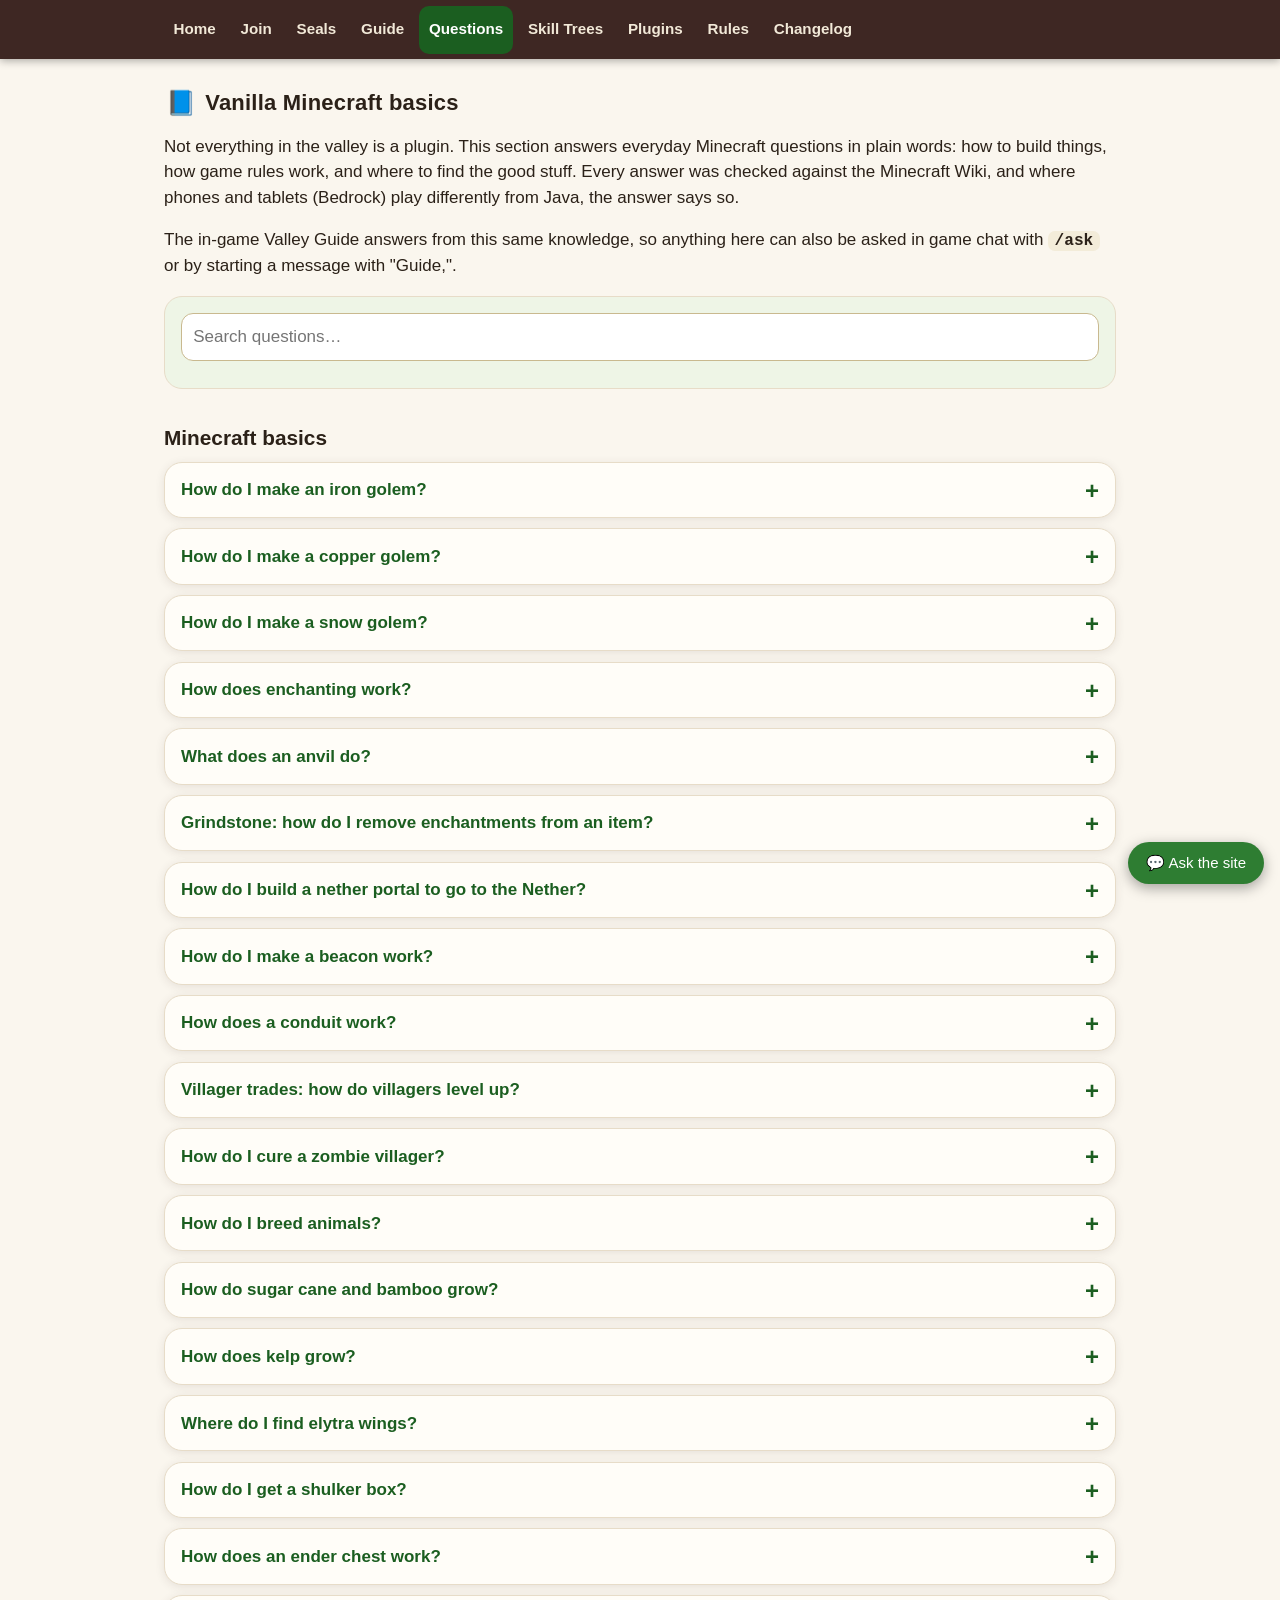
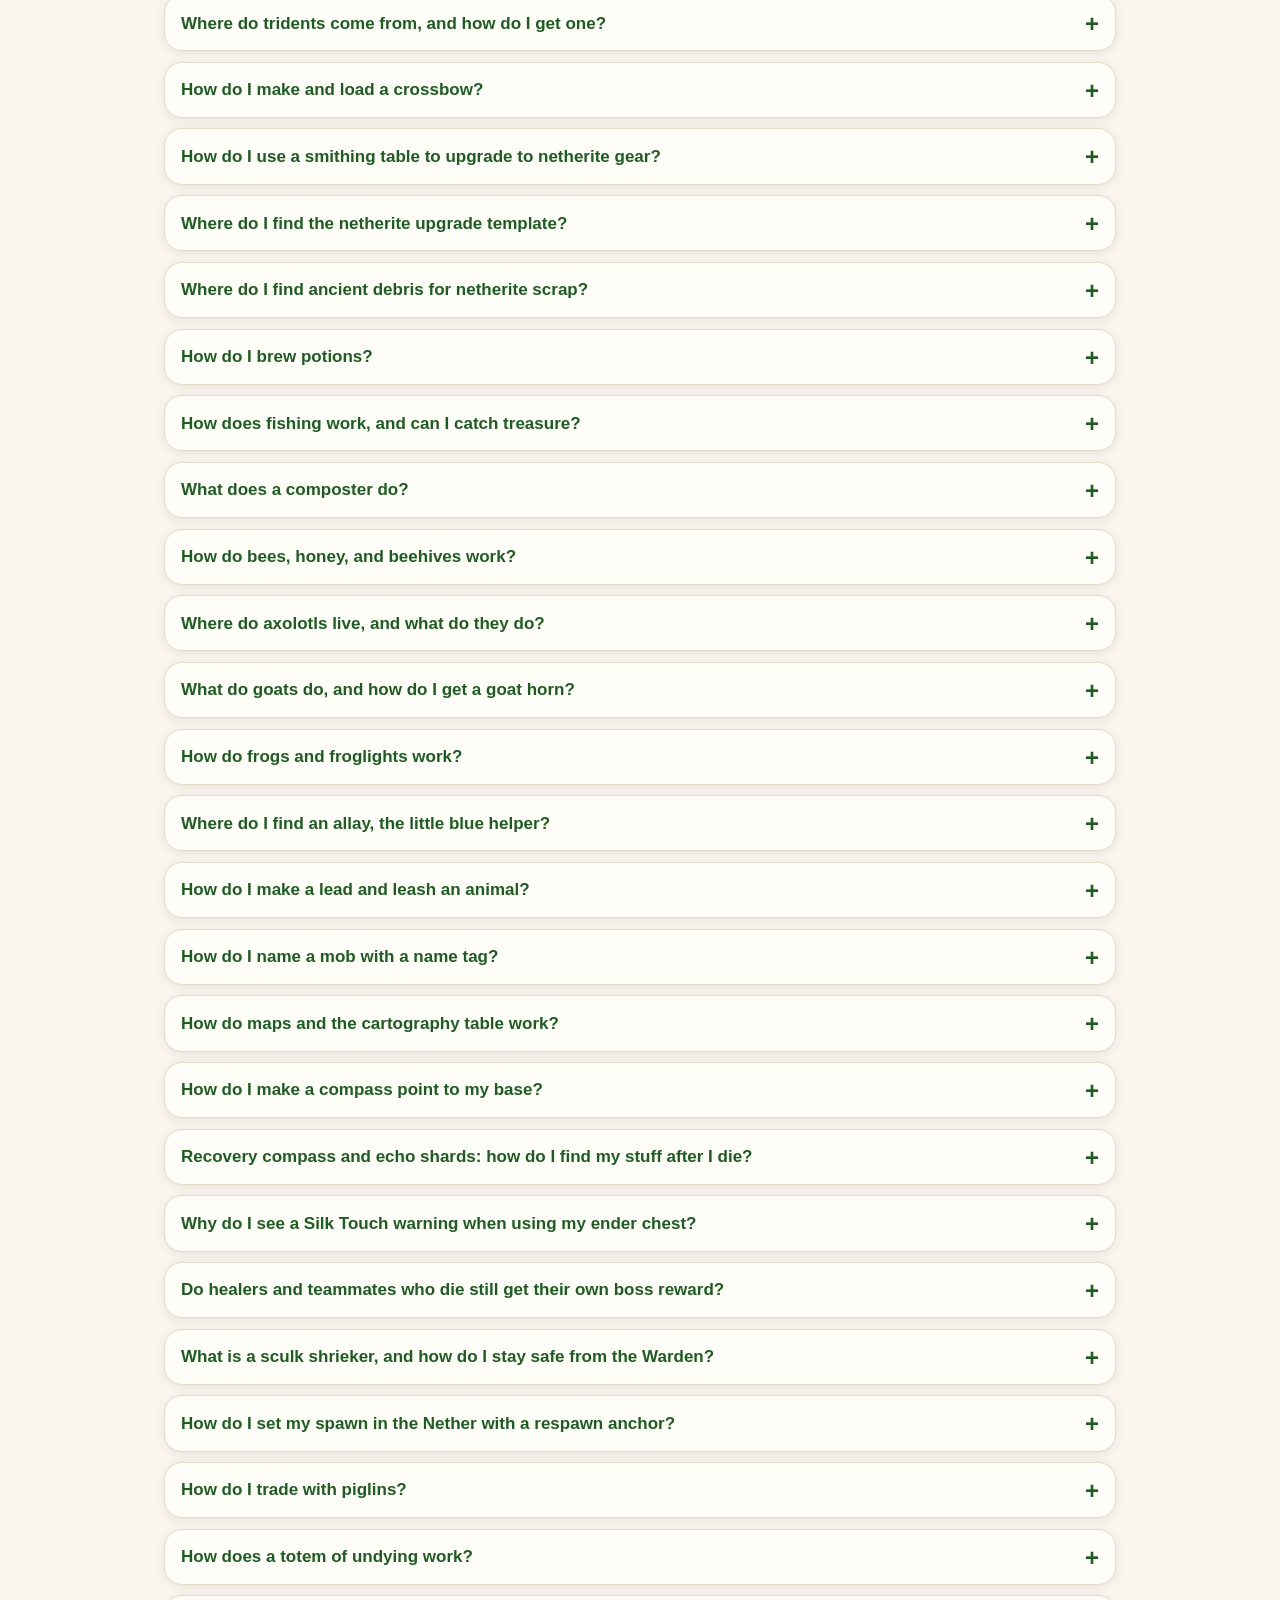
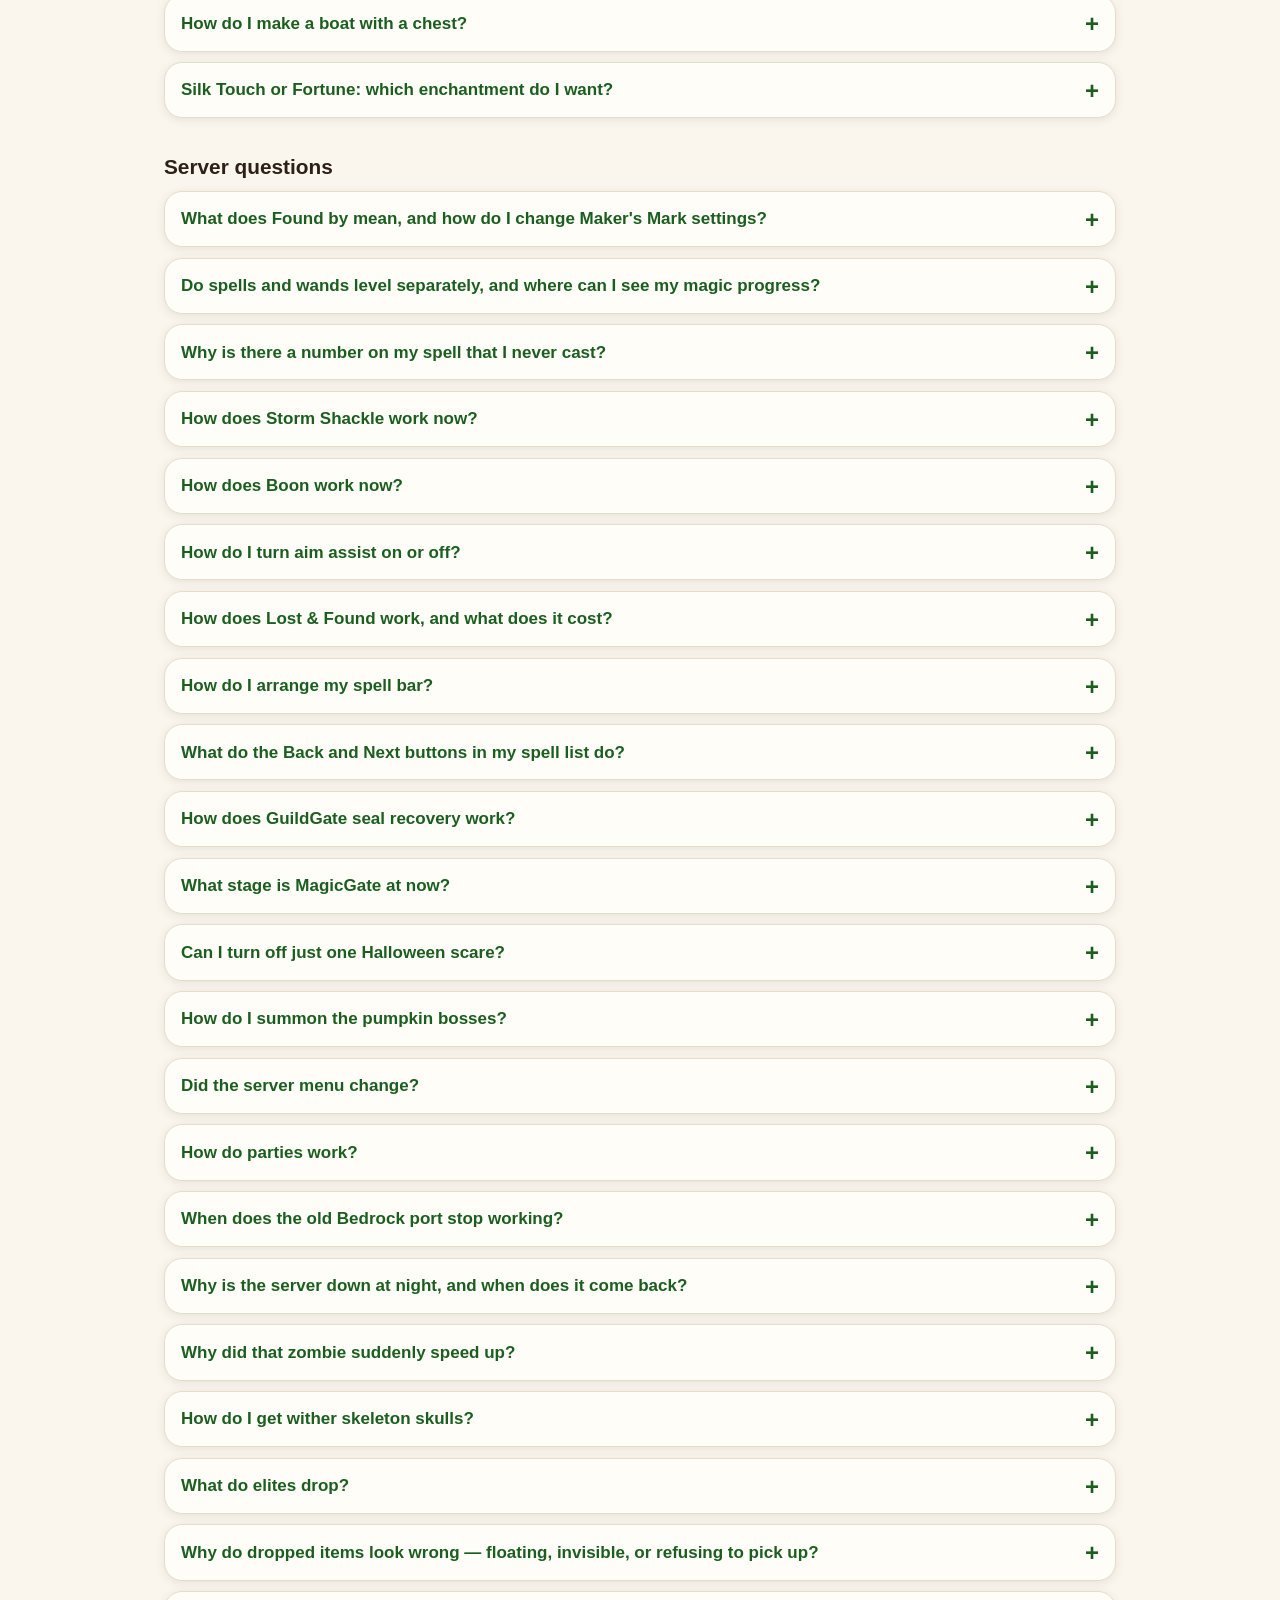
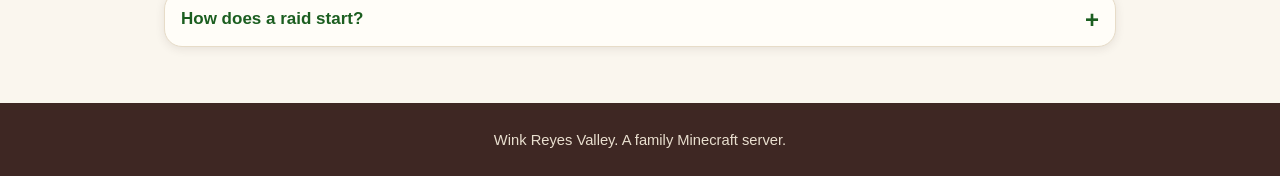
<file: questions.html>
<!doctype html>
<!-- Excel signature: MikeExcel / WinkReyesValley. Existing contributor and upstream credits preserved. -->
<html lang="en">
<head>
<meta charset="utf-8">
<meta name="viewport" content="width=device-width, initial-scale=1">
<title>Questions &amp; Answers | Wink Reyes Valley</title>
<meta name="description" content="Everyday Minecraft questions and Wink Reyes Valley server questions, answered in plain words.">
<link rel="icon" href="data:image/svg+xml,%3Csvg xmlns='http://www.w3.org/2000/svg' viewBox='0 0 16 16'%3E%3Crect width='16' height='16' fill='%2379553a'/%3E%3Crect width='16' height='6' fill='%235d9b3a'/%3E%3Crect x='2' y='6' width='3' height='2' fill='%235d9b3a'/%3E%3Crect x='10' y='6' width='2' height='3' fill='%235d9b3a'/%3E%3C/svg%3E">
<link rel="stylesheet" href="redesign.css">
</head>
<body>

<main class="wrap">
  <section id="vanilla-basics">
    <h2><span class="h2em" aria-hidden="true">📘</span> Vanilla Minecraft basics</h2>
    <p>Not everything in the valley is a plugin. This section answers everyday Minecraft questions in plain words: how to build things, how game rules work, and where to find the good stuff. Every answer was checked against the Minecraft Wiki, and where phones and tablets (Bedrock) play differently from Java, the answer says so.</p>
    <p>The in-game Valley Guide answers from this same knowledge, so anything here can also be asked in game chat with <code>/ask</code> or by starting a message with "Guide,".</p>

  </section>

  <div class="qa-tools">
    <input id="qa-search" type="search" placeholder="Search questions…" aria-label="Search questions" autocomplete="off">
    <p class="qa-results" id="qa-results" aria-live="polite"></p>
  </div>

  <div class="qgroup" data-group-label="Minecraft basics">
    <section class="guide-section qa-entry" id="vanilla-iron-golem" aria-labelledby="vanilla-iron-golem-title">
      <details class="qa">
      <summary id="vanilla-iron-golem-title">How do I make an iron golem?</summary>
        <div class="qa-body">
      <p>Build a T shape from 4 blocks of iron: two standing up, one on each side at the top for arms. Put a carved pumpkin (or a jack o'lantern) on top in the middle, and place the pumpkin LAST: the golem springs to life the moment it lands. Tip: place a plain pumpkin and shear it in place to carve it.</p>
      <p>The spaces beside the arms must be empty air, with no grass or plants in the way, or the golem will not form. One you build yourself never attacks you or other players; it patrols and fights monsters. If it gets cracked in a fight, use an iron ingot on it to repair it.</p>
      <p>Villages can spawn their own golems too. On Bedrock a village needs at least 20 beds and 10 villagers.</p>
        </div>
      </details>
    </section>


    <section class="guide-section qa-entry" id="vanilla-copper-golem" aria-labelledby="vanilla-copper-golem-title">
      <details class="qa">
      <summary id="vanilla-copper-golem-title">How do I make a copper golem?</summary>
        <div class="qa-body">
      <p>Place 1 block of copper (any color stage works), then put a carved pumpkin or jack o'lantern on top of it, placed LAST. The copper block turns into a copper chest and the copper golem pops out.</p>
      <p>The copper golem is a little robot sorter: it takes items out of copper chests and sorts them into nearby wooden or trapped chests that are empty or already hold the same item. It has 12 HP and never fights.</p>
      <p>Left unwaxed, a copper golem slowly oxidizes and eventually freezes into a statue. Use honeycomb on it to wax it and stop the change, or use an axe to scrape oxidation off, which also wakes a statue back up.</p>
        </div>
      </details>
    </section>


    <section class="guide-section qa-entry" id="vanilla-snow-golem" aria-labelledby="vanilla-snow-golem-title">
      <details class="qa">
      <summary id="vanilla-snow-golem-title">How do I make a snow golem?</summary>
        <div class="qa-body">
      <p>Stack 2 snow blocks, then put a carved pumpkin or jack o'lantern on top, placed LAST. The golem forms the moment the pumpkin lands. It works upright, sideways, or upside down.</p>
      <p>A snow golem follows along and throws snowballs at monsters from up to 10 blocks away. Snowballs deal no damage, except 3 HP to blazes, but the knockback sends monsters chasing the golem instead of you. It has only 4 HP, so it is a helper, not a guard.</p>
      <p>Careful: snow golems melt. Rain, touching water, and hot biomes slowly hurt them, so keep yours somewhere cool and dry, or give it Fire Resistance. Shear a snow golem to take its pumpkin off and see its real face.</p>
        </div>
      </details>
    </section>


    <section class="guide-section qa-entry" id="vanilla-enchanting" aria-labelledby="vanilla-enchanting-title">
      <details class="qa">
      <summary id="vanilla-enchanting-title">How does enchanting work?</summary>
        <div class="qa-body">
      <p>Craft an enchanting table from 1 book, 2 diamonds, and 4 obsidian. Put the item you want to enchant in the enchanting table with lapis lazuli: each enchantment costs 1 to 3 lapis plus some of your XP levels. You can enchant a sword, armor, tools, and books this way.</p>
      <p>The table offers three random enchantments, and you need the stated level to pick one, but you only pay a few levels: the strongest option asks you to HAVE 30 levels and charges just 3 levels and 3 lapis.</p>
      <p>To unlock those level 30 options, surround the table with 15 bookshelves, with exactly one block of air between the table and each shelf. Even a torch in that gap breaks the link, so keep the ring clear. Level 30 is the maximum the table offers. How many bookshelves is enough? All 15 bookshelves, no fewer: with fewer bookshelves the top option drops below level 30 and the best enchants never appear. If your enchantments look weak, the fix is more bookshelves and more levels: the good enchantments live at level 30. Good enchantments take the full ring, and good gear is worth it: no shortcuts.</p>
        </div>
      </details>
    </section>


    <section class="guide-section qa-entry" id="vanilla-anvil" aria-labelledby="vanilla-anvil-title">
      <details class="qa">
      <summary id="vanilla-anvil-title">What does an anvil do?</summary>
        <div class="qa-body">
      <p>Craft an anvil from 3 blocks of iron across the top of the grid and 4 iron ingots (three across the bottom, one in the center): 31 iron ingots in total. An anvil repairs gear (a worn sword, tool, or armor piece) while keeping its enchantments, applies enchanted books, and renames items, all for XP levels.</p>
      <p>To repair, add the item's own material (iron ingots for an iron sword, for example): each piece restores 25% durability, and you repair the sword without losing any enchantments. Or repair by combining two worn items of the same kind into one better one.</p>
      <p>Watch the cost: every repair job on an item makes the next anvil job on that same item more expensive, and a job priced over 39 levels is refused as Too Expensive. The anvil itself also wears out with use, turning chipped, then damaged, then breaking.</p>
        </div>
      </details>
    </section>


    <section class="guide-section qa-entry" id="vanilla-grindstone" aria-labelledby="vanilla-grindstone-title">
      <details class="qa">
      <summary id="vanilla-grindstone-title">Grindstone: how do I remove enchantments from an item?</summary>
        <div class="qa-body">
      <p>Craft a grindstone from 2 sticks, 1 stone slab, and 2 planks. A grindstone removes enchantments: put an enchanted item in the top slot and it takes ALL of the item's enchantments off and gives you some XP back. The item comes back clean, with every enchantment removed. Only curses stay; a grindstone cannot remove a curse.</p>
      <p>It also repairs: put two worn items of the same kind in together and you get one repaired item back, unenchanted. As a bonus, repairing this way resets the item's anvil repair cost, bringing its cost back down, so future anvil work on it is cheap again.</p>
      <p>The grindstone is also the weaponsmith villager's job block: place one near an unemployed villager to make a weaponsmith.</p>
        </div>
      </details>
    </section>


    <section class="guide-section qa-entry" id="vanilla-nether-portal" aria-labelledby="vanilla-nether-portal-title">
      <details class="qa">
      <summary id="vanilla-nether-portal-title">How do I build a nether portal to go to the Nether?</summary>
        <div class="qa-body">
      <p>To go to the Nether, build a frame of obsidian at least 4 blocks wide and 5 blocks tall (outside measure). The four corners are optional, so the cheapest working portal uses just 10 obsidian. Then light the inside with flint and steel or a fire charge, placed last, and the purple portal opens.</p>
      <p>A nether portal only accepts regular obsidian: crying obsidian does NOT work in a nether portal frame, no matter how much of it you have.</p>
      <p>Step through the purple fire and you go to the Nether; step through again to come back. Portals matter for travel: 1 block walked in the Nether equals 8 blocks in the Overworld, so a portal pair is the fastest way to cross the valley. Portals can be built up to 23 by 23 if you want a grand entrance.</p>
        </div>
      </details>
    </section>


    <section class="guide-section qa-entry" id="vanilla-beacon" aria-labelledby="vanilla-beacon-title">
      <details class="qa">
      <summary id="vanilla-beacon-title">How do I make a beacon work?</summary>
        <div class="qa-body">
      <p>Craft a beacon from 5 glass, 1 nether star, and 3 obsidian. The nether star is the hard part: it drops from the Wither. Place the beacon on top of a pyramid built from iron, gold, emerald, diamond, or netherite blocks (mixing is fine), and give it a clear view of the sky.</p>
      <p>A 1-level pyramid takes 9 blocks; a full 4-level pyramid takes 164 blocks and reaches 50 blocks in every direction. Feed the beacon 1 iron ingot, gold ingot, emerald, diamond, or netherite ingot to switch its power on: Speed, Haste, Resistance, Jump Boost, or Strength.</p>
      <p>A full pyramid also lets you pick a second power, or raise the first power to level II. Everyone near the beacon shares the effect while they stay in range.</p>
        </div>
      </details>
    </section>


    <section class="guide-section qa-entry" id="vanilla-conduit" aria-labelledby="vanilla-conduit-title">
      <details class="qa">
      <summary id="vanilla-conduit-title">How does a conduit work?</summary>
        <div class="qa-body">
      <p>Craft a conduit from 8 nautilus shells around 1 heart of the sea. The heart comes from buried treasure; nautilus shells come from fishing, drowned, and wandering traders.</p>
      <p>Place the conduit underwater and build a frame ring around it from prismarine, dark prismarine, prismarine bricks, or sea lanterns. The frame needs at least 16 blocks to switch on, giving a 32-block range; a complete 42-block frame reaches 96 blocks.</p>
      <p>While it is on, swimmers in range get Conduit Power: breathe underwater for as long as you stay in range (in effect, breathe underwater forever), see clearly, and mine at full speed. A complete frame also zaps hostile sea mobs that wander within 8 blocks of the conduit.</p>
        </div>
      </details>
    </section>


    <section class="guide-section qa-entry" id="vanilla-villager-trades" aria-labelledby="vanilla-villager-trades-title">
      <details class="qa">
      <summary id="vanilla-villager-trades-title">Villager trades: how do villagers level up?</summary>
        <div class="qa-body">
      <p>Villagers trade for emeralds. An unemployed villager takes a job by claiming a job block nearby: a lectern makes a librarian, a blast furnace an armorer, a composter a farmer, and so on for every profession. No job block, no job: a villager with no job site stays unemployed. In short, you give a villager a job by putting the right job block next to it.</p>
      <p>Villagers level up when you trade with them: a villager starts as a Novice, then climbs to Apprentice, Journeyman, Expert, and Master as you keep trading. The more you trade, the faster the villager levels up. Higher levels unlock better trades, and master librarians and armorers sell some of the best gear and books in the game.</p>
      <p>Trades sell out after a few uses. The villager restocks by working at its job block, up to twice a day; on Bedrock the villager also needs to be linked to a bed to restock. One warning: after you trade with a villager even once, its job and trades lock in forever.</p>
        </div>
      </details>
    </section>


    <section class="guide-section qa-entry" id="vanilla-curing" aria-labelledby="vanilla-curing-title">
      <details class="qa">
      <summary id="vanilla-curing-title">How do I cure a zombie villager?</summary>
        <div class="qa-body">
      <p>Step 1: trap the zombie villager somewhere safe where it cannot reach you or wander off. Step 2: throw a splash potion of weakness at it (a weakness arrow works too). Step 3: while it is weak, use a golden apple on it.</p>
      <p>The villager shakes while it cures, which takes 3 to 5 minutes, then turns back into a normal villager. Putting iron bars or a bed inside the pen speeds the cure up a little.</p>
      <p>Your reward: the cured villager gives YOU a permanent discount on its trades, and that discount does not stack if you cure it again. Nearby villagers within about 16 blocks offer smaller discounts too. A weakness potion is brewed with a fermented spider eye straight into a water bottle, no nether wart needed.</p>
        </div>
      </details>
    </section>


    <section class="guide-section qa-entry" id="vanilla-breeding" aria-labelledby="vanilla-breeding-title">
      <details class="qa">
      <summary id="vanilla-breeding-title">How do I breed animals?</summary>
        <div class="qa-body">
      <p>To make baby animals, feed two adults of the same kind their favorite food. Hearts appear, they come together, and a baby is born. The parents then rest about 5 minutes before they can breed again, and babies grow up in about 20 minutes (feeding a baby speeds it up). For example, feed two cows wheat and they make a baby cow.</p>
      <p>Favorite foods: cows, sheep, goats, and mooshrooms eat wheat. Pigs eat carrots, potatoes, or beetroots. Chickens eat any seeds. Tamed wolves eat meat, and both wolves must be at full health. Tamed cats eat raw cod or raw salmon. Tamed horses and donkeys eat golden apples or golden carrots. Rabbits eat carrots, golden carrots, or dandelions. Turtles eat seagrass, frogs eat slimeballs, bees eat flowers, and axolotls eat buckets of tropical fish.</p>
      <p>Villagers breed differently: give them spare beds and food (3 bread each, or 12 carrots, potatoes, or beetroots) and a new villager arrives on its own.</p>
        </div>
      </details>
    </section>


    <section class="guide-section qa-entry" id="vanilla-farm-crops" aria-labelledby="vanilla-farm-crops-title">
      <details class="qa">
      <summary id="vanilla-farm-crops-title">How do sugar cane and bamboo grow?</summary>
        <div class="qa-body">
      <p>Sugar cane: plant it on dirt, grass, or sand directly beside water. It grows up to 3 blocks tall, needs no light, and pops out of the ground if its water is removed. Harvest by breaking the middle block: the top falls as items and the bottom block regrows. Bedrock difference: on phones and consoles one bone meal grows sugar cane straight to full height; on Java, bone meal does not work on sugar cane at all.</p>
      <p>Bamboo: plant a bamboo shoot on dirt, grass, sand, or gravel. Bamboo needs NO water, but its top needs light level 9 or better to grow. It is the fastest-growing plant in the game and climbs 12 to 16 blocks tall.</p>
      <p>Bone meal makes bamboo jump 1 to 2 blocks instantly. Break one bamboo stalk block and everything above it comes down too, so harvest from the second block up and leave the bottom shoot to regrow.</p>
        </div>
      </details>
    </section>


    <section class="guide-section qa-entry" id="vanilla-kelp" aria-labelledby="vanilla-kelp-title">
      <details class="qa">
      <summary id="vanilla-kelp-title">How does kelp grow?</summary>
        <div class="qa-body">
      <p>Kelp is the tall green seaweed that grows underwater: plant it on a solid block under the water and it grows upward toward the surface. Each plant stops at its own random height, anywhere from a couple of blocks to about 26. Kelp needs no light at all, and bone meal grows it 1 block per use.</p>
      <p>To harvest, break the stalk low: everything above the break drops and floats up to the surface for easy collecting, and the stump regrows.</p>
      <p>Smelt kelp in a furnace to make dried kelp, the classic seaweed snack. Craft 9 dried kelp together into a dried kelp block, which is one of the strongest furnace fuels for its cost.</p>
        </div>
      </details>
    </section>


    <section class="guide-section qa-entry" id="vanilla-elytra" aria-labelledby="vanilla-elytra-title">
      <details class="qa">
      <summary id="vanilla-elytra-title">Where do I find elytra wings?</summary>
        <div class="qa-body">
      <p>Elytra are never crafted. You find them hanging in an item frame in the treasure room of an End ship, the floating ships that appear beside some End cities. A shulker guards the room, so bring a shield and a way back down.</p>
      <p>Wear the elytra in your chestplate slot, then press jump while falling to glide. Firework rockets boost you while gliding, but ONLY plain rockets: a rocket crafted with a firework star explodes and hurts you instead.</p>
      <p>Gliding uses up durability: a full pair lasts about 7 minutes of flight, and at the end the wings stop working but never fully break. Repair them on an anvil with phantom membranes (each membrane restores a quarter of the bar), or add Mending by anvil. Enchanting tables cannot enchant elytra.</p>
        </div>
      </details>
    </section>


    <section class="guide-section qa-entry" id="vanilla-shulker-box" aria-labelledby="vanilla-shulker-box-title">
      <details class="qa">
      <summary id="vanilla-shulker-box-title">How do I get a shulker box?</summary>
        <div class="qa-body">
      <p>Craft a shulker box from 2 shulker shells and 1 chest: one shell in the top middle of the grid, the chest in the center, one shell in the bottom middle. Shulker shells drop from shulkers, the box-shaped guards at End cities.</p>
      <p>A shulker box holds 27 stacks like a chest, but when you break it, everything stays inside the box. It is a portable backpack: fill it, break it, carry it, place it anywhere.</p>
      <p>One firm rule: a shulker box can never be placed inside another shulker box. You can dye a shulker box any color, and renaming your boxes at an anvil keeps kits and loot easy to tell apart.</p>
        </div>
      </details>
    </section>


    <section class="guide-section qa-entry" id="vanilla-ender-chest" aria-labelledby="vanilla-ender-chest-title">
      <details class="qa">
      <summary id="vanilla-ender-chest-title">How does an ender chest work?</summary>
        <div class="qa-body">
      <p>Craft an ender chest from 8 obsidian around 1 eye of ender. It has 27 slots, but they are YOUR slots: every ender chest you open, anywhere in any dimension, shows the same personal storage, and no other player can see or take your things.</p>
      <p>Your items stay inside the ender chest network even if you die, and even if the chest block itself is destroyed. To pick an ender chest back up, mine it with a Silk Touch pickaxe; without Silk Touch it drops 8 obsidian instead (your stored items are still safe).</p>
      <p>Ender chest or shulker box? The ender chest is a private vault you reach from a placed block; a shulker box is a backpack you physically carry. Experienced players fill their ender chest with full shulker boxes for the best of both.</p>
        </div>
      </details>
    </section>


    <section class="guide-section qa-entry" id="vanilla-trident" aria-labelledby="vanilla-trident-title">
      <details class="qa">
      <summary id="vanilla-trident-title">Where do tridents come from, and how do I get one?</summary>
        <div class="qa-body">
      <p>Tridents cannot be crafted. Tridents come from drowned: find a drowned (an underwater zombie) that is holding one and defeat it: on Bedrock it drops the trident about 1 time in 4, on Java about 8.5% of the time. The Looting enchantment raises your chances. All tridents come from drowned, never from crafting.</p>
      <p>Trident enchantments: Loyalty makes a thrown trident fly back to you, and higher levels return faster. Riptide does the opposite: instead of throwing, it launches YOU forward, and it only works while you are in water or standing in rain (level III throws you 21 blocks). Loyalty and Riptide can never share one trident, so most players keep two.</p>
      <p>Channeling summons a lightning strike when your thrown trident hits a mob during a thunderstorm. One difference to know: on Bedrock a Loyalty trident returns even from the void, but on Java a trident thrown into the void is destroyed. Repair a worn trident by combining it with another trident on an anvil.</p>
        </div>
      </details>
    </section>


    <section class="guide-section qa-entry" id="vanilla-crossbow" aria-labelledby="vanilla-crossbow-title">
      <details class="qa">
      <summary id="vanilla-crossbow-title">How do I make and load a crossbow?</summary>
        <div class="qa-body">
      <p>Craft a crossbow from 3 sticks, 2 string, 1 iron ingot, and 1 tripwire hook. Hold the use button to load it, then release to finish: unlike a bow, a crossbow STAYS loaded until you fire it, so you can load one ahead of time and swap it into your hand when trouble starts. You can even store loaded crossbows ready to go.</p>
      <p>A crossbow fires arrows, tipped and spectral arrows, and firework rockets. To load a rocket, hold the rocket in your offhand while you load (plain rockets only, unless you enjoy explosions at close range).</p>
      <p>Crossbow-only enchantments: Quick Charge (up to III, cutting load time from 1.25 seconds to half a second), Multishot (fires 3 arrows while using only 1), and Piercing (arrows pass through mobs and shields and can be picked back up). Multishot and Piercing cannot be combined on one crossbow.</p>
        </div>
      </details>
    </section>


    <section class="guide-section qa-entry" id="vanilla-netherite" aria-labelledby="vanilla-netherite-title">
      <details class="qa">
      <summary id="vanilla-netherite-title">How do I use a smithing table to upgrade to netherite gear?</summary>
        <div class="qa-body">
      <p>Use a smithing table (craft one from 2 iron ingots and 4 planks). Put a Netherite Upgrade smithing template in the left slot, your diamond item in the middle, and 1 netherite ingot in the right slot. Out comes the netherite version. Upgrading works on any diamond tool, weapon, or armor piece.</p>
      <p>Upgrading costs NO XP and does not raise the item's anvil repair cost. Upgrading never removes your enchantments: the upgraded item keeps its enchantments, its custom name, and even its remaining durability, so enchant your diamond gear first and upgrade it after.</p>
      <p>Netherite ingots are crafted from 4 netherite scrap plus 4 gold ingots. The scrap comes from smelting ancient debris, the rare Nether ore. The smithing table also applies armor trims, and it is the toolsmith villager's job block.</p>
        </div>
      </details>
    </section>


    <section class="guide-section qa-entry" id="vanilla-netherite-template" aria-labelledby="vanilla-netherite-template-title">
      <details class="qa">
      <summary id="vanilla-netherite-template-title">Where do I find the netherite upgrade template?</summary>
        <div class="qa-body">

      <p>The Netherite Upgrade smithing template is found only in bastion remnants in the Nether. The treasure bastion's treasure chest ALWAYS holds one (a 100% chance); bridge, hoglin stable, and generic bastion chests each hold one about 10% of the time.</p>
      <p>Important: upgrading uses the template up. So copy it first: craft the template together with 1 netherrack and 7 diamonds and you get 2 templates back. Make more upgrade templates this way whenever you need them: one saved template can copy itself forever.</p>
      <p>Keep one copy safe at base forever, and spend the duplicates. That way the family never has to raid a second bastion just for upgrades.</p>
        </div>
      </details>
    </section>


    <section class="guide-section qa-entry" id="vanilla-ancient-debris" aria-labelledby="vanilla-ancient-debris-title">
      <details class="qa">
      <summary id="vanilla-ancient-debris-title">Where do I find ancient debris for netherite scrap?</summary>
        <div class="qa-body">
      <p>Ancient debris is a rare ore hidden in the Nether, most common around Y level 15 to 16. It never appears out in the open: it always spawns buried inside netherrack, basalt, or blackstone, so you have to dig or blast to expose it. It is the only source of netherite scrap.</p>
      <p>Mine it ONLY with a diamond or netherite pickaxe. Any weaker tool breaks the block and drops nothing.</p>
      <p>Its blast resistance is enormous, so blast mining works beautifully: set off beds or TNT in a tunnel at that depth and the debris survives while everything around it blows away. Loose debris even floats on lava and never burns. Smelt ancient debris in a furnace to get netherite scrap: 4 netherite scrap plus 4 gold ingots make 1 netherite ingot.</p>
        </div>
      </details>
    </section>


    <section class="guide-section qa-entry" id="vanilla-brewing" aria-labelledby="vanilla-brewing-title">
      <details class="qa">
      <summary id="vanilla-brewing-title">How do I brew potions?</summary>
        <div class="qa-body">
      <p>Craft a brewing stand from 1 blaze rod and 3 cobblestone. A brewing stand needs blaze powder to run: one powder fuels 20 brews. You need glass bottles too: fill them with water, put up to 3 bottles in the stand, and brew one step at a time, about 20 seconds per step.</p>
      <p>Almost every potion starts the same way: brew nether wart into water bottles to make Awkward Potions, the base for nearly all effect potions. Then add one effect ingredient: sugar makes Speed, glistering melon slice makes Instant Health, magma cream makes Fire Resistance, golden carrot makes Night Vision, ghast tear makes Regeneration, pufferfish makes Water Breathing, blaze powder makes Strength, phantom membrane makes Slow Falling.</p>
      <p>Then tune it: redstone makes the effect last longer, glowstone dust makes it stronger (level II), and a potion can never be both. Gunpowder makes a splash potion you can throw; dragon's breath turns a splash potion into a lingering one. One exception worth knowing: the Potion of Weakness needs NO nether wart, just a fermented spider eye straight into a water bottle, and it is the potion that cures zombie villagers.</p>
        </div>
      </details>
    </section>


    <section class="guide-section qa-entry" id="vanilla-fishing" aria-labelledby="vanilla-fishing-title">
      <details class="qa">
      <summary id="vanilla-fishing-title">How does fishing work, and can I catch treasure?</summary>
        <div class="qa-body">
      <p>Craft a fishing rod from 3 sticks and 2 string, cast it into any water, and wait: after 5 to 30 seconds the bobber dips and splashes, and that is your moment to reel in. A plain rod catches about 85% fish, 10% junk, and 5% treasure.</p>
      <p>Treasure catches include enchanted books, name tags, saddles, nautilus shells, and enchanted bows and fishing rods. Name tags from fishing are a lucky catch: a name tag saves a trip into a dungeon, and fishing is one of the only ways to get name tags without exploring. Luck of the Sea raises treasure odds (to about 11% at level III) and Lure makes fish bite sooner. Rain speeds up bites by about 20% too.</p>
      <p>One Java-only rule: on Java, treasure requires open water, a clear area of about 5 by 4 by 5 blocks around the bobber. Bedrock has no open-water rule: any pond or river on your phone can give treasure.</p>
        </div>
      </details>
    </section>


    <section class="guide-section qa-entry" id="vanilla-composter" aria-labelledby="vanilla-composter-title">
      <details class="qa">
      <summary id="vanilla-composter-title">What does a composter do?</summary>
        <div class="qa-body">
      <p>A composter makes bone meal from plant scraps. Craft a composter from 7 wooden slabs arranged in a U. Feed it plant scraps: each item has a chance to add a layer, and when the composter reaches 7 layers, use it once more and out pops 1 bone meal.</p>
      <p>Weak fillers like seeds and leaves add a layer only about 30% of the time; crops and flowers are middling; bread is strong; and cake or pumpkin pie always add a layer. Some things never compost: bamboo, meat, fish, and bones do nothing at all.</p>
      <p>A composter is also the farmer villager's job block. Place one near an unemployed villager to make a farmer, and your crop scraps turn into both bone meal and a trading partner.</p>
        </div>
      </details>
    </section>


    <section class="guide-section qa-entry" id="vanilla-bees" aria-labelledby="vanilla-bees-title">
      <details class="qa">
      <summary id="vanilla-bees-title">How do bees, honey, and beehives work?</summary>
        <div class="qa-body">
      <p>Bees live in bee nests (found on oak and birch trees near flowers) or in beehives. To make a beehive, craft 6 planks with 3 honeycomb. One home holds up to 3 bees. Bees visit flowers, come home, and the hive's honey level rises; at level 5 the hive looks full and drippy.</p>
      <p>Harvest at level 5: use shears on the hive for honeycomb, or an empty glass bottle for a honey bottle. First light a campfire under the hive (within 5 blocks below): the smoke calms the bees so they do not swarm you while you harvest.</p>
      <p>Good to know: bees flying over your crops pollinate them, bumping them a growth stage like bone meal. A bee that stings loses its stinger and dies, so never hit one. To move a nest with bees inside, break it with a Silk Touch tool; without Silk Touch the bees spill out angry.</p>
        </div>
      </details>
    </section>


    <section class="guide-section qa-entry" id="vanilla-axolotls" aria-labelledby="vanilla-axolotls-title">
      <details class="qa">
      <summary id="vanilla-axolotls-title">Where do axolotls live, and what do they do?</summary>
        <div class="qa-body">
      <p>Axolotls spawn underwater in lush caves, where there is clay within a few blocks below them. Scoop one up with a water bucket to carry it home: a bucketed axolotl never despawns, so you can keep your pet axolotl forever.</p>
      <p>A pet axolotl hunts fish and squid and helps you in underwater fights. If you land the finishing blow on a mob that was fighting your axolotl, you gain Regeneration and any Mining Fatigue is removed. When an axolotl is badly hurt it may play dead for about 10 seconds, healing while monsters ignore it.</p>
      <p>There are 5 colors: pink, brown, gold, cyan, and blue. Blue axolotls never spawn in the wild: they only appear by breeding (feed two axolotls buckets of tropical fish), and each baby has only a 1 in 1200 chance of being blue.</p>
        </div>
      </details>
    </section>


    <section class="guide-section qa-entry" id="vanilla-goats" aria-labelledby="vanilla-goats-title">
      <details class="qa">
      <summary id="vanilla-goats-title">What do goats do, and how do I get a goat horn?</summary>
        <div class="qa-body">
      <p>Goats spawn on snowy slopes, jagged peaks, and frozen peaks. You can milk a goat with a bucket, just like a cow. Every so often a goat picks a target that is standing still, lowers its head, and rams: the hit knocks the target back about 9 blocks, so move when you see a goat lower its head at you.</p>
      <p>Goat horns: if a ramming goat crashes into a solid block like stone, an ore block, a log, or packed ice, one of its horns breaks off and drops as a goat horn you can blow. Each goat carries at most 2 horns and they never grow back.</p>
      <p>About 2% of goats are screaming goats: they look identical but ram far more often, every 5 to 15 seconds. Goats also jump up to 10 blocks high and take 10 less fall damage than other mobs, which is why they rule the mountains.</p>
        </div>
      </details>
    </section>


    <section class="guide-section qa-entry" id="vanilla-frogs" aria-labelledby="vanilla-frogs-title">
      <details class="qa">
      <summary id="vanilla-frogs-title">How do frogs and froglights work?</summary>
        <div class="qa-body">
      <p>Frogs spawn in swamps and mangrove swamps. Breeding frogs is easy: to breed them, feed two frogs slimeballs and one lays frogspawn on the water; it hatches in 3 to 10 minutes into 2 to 5 tadpoles, and the tadpoles grow into frogs after about 20 minutes.</p>
      <p>The frog's color is decided by the biome where the TADPOLE grows up, not by its parents: a temperate biome grows the orange frog, a warm biome the white frog, and a cold biome the green frog.</p>
      <p>Frogs eat small slimes (which always drop a slimeball) and small magma cubes. When a frog eats a small magma cube, it drops a froglight, a glowing block: orange frogs make ochre froglights, white frogs make pearlescent, and green frogs make verdant.</p>
        </div>
      </details>
    </section>


    <section class="guide-section qa-entry" id="vanilla-allays" aria-labelledby="vanilla-allays-title">
      <details class="qa">
      <summary id="vanilla-allays-title">Where do I find an allay, the little blue helper?</summary>
        <div class="qa-body">
      <p>Allays are found trapped: in cages at pillager outposts and in the jail cells of woodland mansions. Free one and it follows you. An allay is a small blue flying helper: hand it any item and it flies off to collect dropped copies of that same item nearby (it searches within 32 blocks of you) and brings them back, carrying up to one full stack.</p>
      <p>If an allay hears a note block while it is delivering, it drops its items at the note block instead, for 30 seconds. Builders use that trick for automatic item delivery and sorting.</p>
      <p>Allays do not breed, but you can duplicate one: while an allay is dancing to a jukebox, give it an amethyst shard and it splits into two allays. Each allay can do this once every 5 minutes.</p>
        </div>
      </details>
    </section>


    <section class="guide-section qa-entry" id="vanilla-leads" aria-labelledby="vanilla-leads-title">
      <details class="qa">
      <summary id="vanilla-leads-title">How do I make a lead and leash an animal?</summary>
        <div class="qa-body">
      <p>Craft leads from 5 string: one recipe makes 2 leads, and no slimeball is needed. Use a lead on a friendly animal (a horse, cow, pig, or llama) to leash it and walk it home. A lead is how you bring a horse home without it wandering off. Use the lead on a fence post to tie the animal there.</p>
      <p>To take a lead back, use shears on the leash or use the lead on the animal again; a removed or broken lead drops on the ground as an item. A lead stretches about 12 blocks before it snaps, so do not sprint too far ahead of your animal.</p>
      <p>Wandering traders walk their llamas on leads, and freeing a trader llama drops its lead for you. Villagers and most monsters cannot be leashed.</p>
        </div>
      </details>
    </section>


    <section class="guide-section qa-entry" id="vanilla-name-tags" aria-labelledby="vanilla-name-tags-title">
      <details class="qa">
      <summary id="vanilla-name-tags-title">How do I name a mob with a name tag?</summary>
        <div class="qa-body">
      <p>Name tags can be crafted (yes, name tags are craftable): 1 paper plus 1 nugget of any metal (iron or gold nuggets both work). They also turn up in dungeon and mineshaft chests, as rare fishing treasure, and for sale from wandering traders.</p>
      <p>To use one, first rename the tag at an anvil (it costs 1 XP level), then use the tag on a mob. The tag is used up, and the mob keeps the name forever: a named mob never despawns, so a name tag stops a pet from despawning. Naming a pet is the surest way to stop it from despawning, and it protects the pet from despawning even when it wanders far from home.</p>
      <p>Fun names to try: naming a mob Dinnerbone or Grumm flips it upside down, and a sheep named jeb_ cycles through rainbow wool colors.</p>
        </div>
      </details>
    </section>


    <section class="guide-section qa-entry" id="vanilla-maps" aria-labelledby="vanilla-maps-title">
      <details class="qa">
      <summary id="vanilla-maps-title">How do maps and the cartography table work?</summary>
        <div class="qa-body">
      <p>Craft a locator map from 8 paper around 1 compass, then hold it and use it to start drawing: it covers 128 by 128 blocks at its closest zoom and shows your position marker. On Bedrock you can also make a plain map from paper alone, but it has no marker; in Bedrock a cartography table makes an empty map from a single paper.</p>
      <p>The cartography table (craft it from 2 paper and 4 planks) does the map work. Add 1 paper to zoom a map out, up to 4 times, reaching 2048 by 2048 blocks; zooming wipes the drawing, so walk the land again to refill it. Add a blank map of the same kind to copy a map: copies stay in sync, perfect for sharing with family. Add a glass pane to lock a map so it never updates again.</p>
      <p>Maps only fill in while you hold them and explore, and they snap to a fixed grid rather than centering on you, so neighboring maps tile together neatly on a wall.</p>
        </div>
      </details>
    </section>


    <section class="guide-section qa-entry" id="vanilla-lodestone" aria-labelledby="vanilla-lodestone-title">
      <details class="qa">
      <summary id="vanilla-lodestone-title">How do I make a compass point to my base?</summary>
        <div class="qa-body">
      <p>Craft a lodestone from 8 chiseled stone bricks around 1 iron ingot. (It used to cost a netherite ingot; now it is iron.) Lodestones also appear in bastion bridge chests and ruined portal chests.</p>
      <p>Place the lodestone at your base and use a normal compass on it: that compass now points to the lodestone instead of world spawn. A lodestone compass works in the Nether and the End too, where ordinary compasses just spin.</p>
      <p>If the lodestone is broken, your compass spins uselessly; put a lodestone back in the exact same spot and the link restores itself. If you travel to a different dimension than the lodestone, the compass spins until you return. In short: a linked compass keeps working at any distance within the lodestone's dimension, and only stops working when the lodestone is broken.</p>
        </div>
      </details>
    </section>


    <section class="guide-section qa-entry" id="vanilla-recovery-compass" aria-labelledby="vanilla-recovery-compass-title">
      <details class="qa">
      <summary id="vanilla-recovery-compass-title">Recovery compass and echo shards: how do I find my stuff after I die?</summary>
        <div class="qa-body">
      <p>Bring a recovery compass. To make one, craft 1 compass ringed with 8 echo shards. Hold it and it points to the exact spot of YOUR most recent death, so you can run straight back to your dropped gear.</p>
      <p>The compass only points while you are in the same dimension where you died; anywhere else it just spins. It works only after you have died, and only for the latest death. And careful: the recovery compass itself drops when you die, so keep it at base and grab it for the rescue run.</p>
      <p>Echo shards come only from chests inside ancient cities in the deep dark (about a 30% chance per chest, 1 to 3 at a time). Echo shards cannot be crafted and never renew, so spend your echo shards wisely.</p>
        </div>
      </details>
    </section>


    <section class="guide-section qa-entry" id="silk-touch-warnings-qa" aria-labelledby="silk-touch-warnings-title">
      <details class="qa">
        <summary id="silk-touch-warnings-title">Why do I see a Silk Touch warning when using my ender chest?</summary>
        <div class="qa-body">
      <p><b>Installed October 29, 2026, about 12:55 AM Central:</b> ExcelSilkWatch adds a small warning above your hotbar after a Silk Touch tool, Silk Touch enchanted book, or a shulker containing one is deposited into your own native ender chest. <b>Warning only:</b> your items move normally; there is no confirmation, cancellation, item movement or inventory edit by this plugin.</p>
      <p><b>Your choice:</b> warnings start <b>ON</b>. On a computer, open <b>Server Menu → Toggles → Silk Touch Warnings</b>; on phone and console, open <b>Server Menu → Settings → Silk Touch Warnings</b> (inside the Settings section, after the Maker's Mark and Details pages), or use <code>/silkwarnings</code> to toggle them. <code>/silkwarnings on</code>, <code>/silkwarnings off</code> and <code>/silkwarnings status</code> are also available. Your choice is saved across rejoin and restart. If saving fails, the old setting stays in effect and the command tells you.</p>
      <p><b>What is covered:</b> your own native ender chest and bounded, read-only shulker contents. Ordinary vanilla shulkers are covered; unusually deep or large custom contents can exceed the scan limits (four levels, 256 visited stacks). Custom vaults, pouches, backpacks, bundles, other nested containers and direct plugin transfers are not supported. Empty shulkers, ordinary items, withdrawals, cancelled moves and no-net-change swaps do not earn a warning. Several quick deposits may share one warning because of the three-second cooldown.</p>
      <p><b>Checking the setting:</b> the menu reads your saved state when opened; reopen it after changing the setting elsewhere, or use <code>/silkwarnings status</code>. This is a reminder, not protection against losing items or a guarantee about every custom item. Startup, the setting placeholder and 19 Java menus loaded successfully; real-player deposits, saved-toggle checks, Java/Bedrock screens and hotbar-message coexistence remain pending.</p>
          <p><a href="index.html#silk-touch-warnings">Full Silk Touch Warnings instructions</a>.</p>
        </div>
      </details>
    </section>

    <section class="guide-section qa-entry" id="personal-boss-rewards-qa" aria-labelledby="personal-boss-rewards-title">
      <details class="qa">
        <summary id="personal-boss-rewards-title">Do healers and teammates who die still get their own boss reward?</summary>
        <div class="qa-body">
          <p><b>Installed October 28, 2026, about 8:44 PM Central:</b> the team-reward update gives every qualified teammate their own named signature item on the first eligible win of each remaining seal. Being nearby to help during the active fight can qualify you without dealing damage; arriving below 70% boss health is allowed. Creative and spectator observers do not qualify. After qualification, death, respawn, disconnect or reconnect does not erase your claim if the team earns a legitimate win. Normal combat and anti-cheese requirements remain.</p>
          <p>Use <code>/bossrewards</code>; the installed Java/Bedrock compass update adds <b>My Boss Rewards</b>. An owner-only chest marker can appear in a safe location in the normal Overworld, Nether or End. If placement is unsafe or you are offline, use the menu instead. Losing the marker does not lose an unclaimed reward. A full inventory keeps the reward waiting; close your wand hotbar before collecting it. Contact Mike if a claim needs review.</p>
          <p>The once-per-seal signature limit remains: no extra signature set on repeats and no retroactive rewards for completed signatures. Shared material loot is not multiplied per player. Raid rewards and boss difficulty are unchanged. Real Java/Bedrock gameplay acceptance is still pending. <a href="index.html#personal-boss-rewards">Full personal boss reward instructions</a>.</p>
        </div>
      </details>
    </section>

    <section class="guide-section qa-entry" id="vanilla-shriekers" aria-labelledby="vanilla-shriekers-title">
      <details class="qa">
      <summary id="vanilla-shriekers-title">What is a sculk shrieker, and how do I stay safe from the Warden?</summary>
        <div class="qa-body">
      <p>A sculk shrieker is the horned sculk block found in the deep dark and ancient cities, the most dangerous places in the game. Only the shriekers the world generated can call the Warden: a shrieker you pick up and place yourself is harmless and can never summon one.</p>
      <p>How the danger works: stepping on a shrieker, or making a noise that a nearby sculk sensor passes along, sets it shrieking and gives YOU one warning. Warnings add up across all shriekers, and on the 4th warning the Warden emerges, if one is not already near. Shrieks also darken your screen with the Darkness effect. Many players ask how many warnings they get: you get three warnings of grace, and the fourth warning calls the Warden.</p>
      <p>Staying safe in the deep dark: sneak everywhere, walk on wool or carpet where you can (wool between a sensor and a shrieker blocks the signal), and if a shrieker goes off, freeze and wait for quiet. Warnings fade by 1 every 10 quiet minutes. Three shrieks is your sign to leave and come back later. A natural shrieker you break loses its summoning power forever, even if you Silk Touch it and put it back.</p>
        </div>
      </details>
    </section>


    <section class="guide-section qa-entry" id="vanilla-respawn-anchor" aria-labelledby="vanilla-respawn-anchor-title">
      <details class="qa">
      <summary id="vanilla-respawn-anchor-title">How do I set my spawn in the Nether with a respawn anchor?</summary>
        <div class="qa-body">
      <p>Craft a respawn anchor from 6 crying obsidian and 3 glowstone: crying obsidian fills the top and bottom rows, glowstone the middle row. This is crying obsidian's real job (it can never build a nether portal).</p>
      <p>You cannot sleep in the Nether: a bed explodes there, so the respawn anchor is how you set a spawn point in the Nether instead. The anchor works on charges: charge it by using glowstone BLOCKS on it (not glowstone dust): it holds up to 4 charges, shown by its dial. Then use the charged anchor while standing in the Nether to set your spawn point there.</p>
      <p>Each respawn at the anchor consumes 1 charge, and everyone sharing the anchor shares its charges, so keep it topped up. If it runs empty or is broken, you respawn at world spawn instead. Never use a respawn anchor in the Overworld or the End: it explodes with fire, just like sleeping in a bed in the Nether. Topped up, a respawn anchor works like a bed for the Nether.</p>
        </div>
      </details>
    </section>


    <section class="guide-section qa-entry" id="vanilla-piglin-bartering" aria-labelledby="vanilla-piglin-bartering-title">
      <details class="qa">
      <summary id="vanilla-piglin-bartering-title">How do I trade with piglins?</summary>
        <div class="qa-body">
      <p>Throw a gold ingot at an adult piglin in the Nether, or use the ingot on it. The piglin inspects your gold for a few seconds (about 6 seconds on Java, 8 on Bedrock), then tosses back a random item: ender pearls, crying obsidian, obsidian, fire resistance potions, string, quartz, gravel, soul sand, or iron nuggets are all on the table.</p>
      <p>Rare prizes: a Soul Speed enchanted book (about 1 in 100 barters) or iron boots already enchanted with Soul Speed. Soul Speed is a boots-only enchantment, up to level III, that lets you run fast on soul sand and soul soil instead of being slowed; it never appears on an enchanting table, and wearing it slowly wears the boots out.</p>
      <p>Two warnings: baby piglins just keep your gold and give nothing back, and piglin brutes never barter. And wear at least one piece of gold armor in the Nether: piglins leave gold-wearing players alone, but they attack anyone with no gold on.</p>
        </div>
      </details>
    </section>


    <section class="guide-section qa-entry" id="vanilla-totem" aria-labelledby="vanilla-totem-title">
      <details class="qa">
      <summary id="vanilla-totem-title">How does a totem of undying work?</summary>
        <div class="qa-body">
      <p>A totem of undying drops from evokers, the spell-casting illagers found in woodland mansions and in later raid waves. Every evoker drops exactly one, and Looting does not change that.</p>
      <p>Hold the totem in your main hand or your offhand. It does nothing sitting in your backpack. If damage would kill you, the totem pops instead: you survive at 1 HP, all status effects are cleared, and you gain Regeneration II for 45 seconds, Absorption II for 5 seconds, and Fire Resistance for 40 seconds to get away and heal.</p>
      <p>One totem saves you once, then it is gone. And it has limits: a totem cannot save you from falling into the void.</p>
        </div>
      </details>
    </section>


    <section class="guide-section qa-entry" id="vanilla-chest-boat" aria-labelledby="vanilla-chest-boat-title">
      <details class="qa">
      <summary id="vanilla-chest-boat-title">How do I make a boat with a chest?</summary>
        <div class="qa-body">
      <p>Craft a chest boat by combining any boat with a chest at a crafting table. The chest sits in the passenger seat, so a chest boat carries one rider plus a full single chest of storage: 27 slots for your loot.</p>
      <p>Open the chest by sneaking while you use the boat, or from your inventory screen while riding. Break the boat and it drops itself plus everything stored inside, so nothing is lost.</p>
      <p>Chest boats shine on long exploring trips and river runs home from a big mine. Just remember the seat trade: a normal boat carries two riders, a chest boat carries one rider and the cargo.</p>
        </div>
      </details>
    </section>


    <section class="guide-section qa-entry" id="vanilla-silk-fortune" aria-labelledby="vanilla-silk-fortune-title">
      <details class="qa">
      <summary id="vanilla-silk-fortune-title">Silk Touch or Fortune: which enchantment do I want?</summary>
        <div class="qa-body">
      <p>They are rivals: Silk Touch and Fortune can never be on the same tool, so most players keep one pickaxe of each. Fortune goes up to level III; Silk Touch has just one level.</p>
      <p>Silk Touch makes blocks drop THEMSELVES. Stone drops stone instead of cobblestone, glass drops instead of shattering, ore blocks drop whole, and grass blocks, ice, and glowstone come away intact. It is also the only way to pick up an ender chest, and to move a bee nest with the bees still inside.</p>
      <p>Fortune makes blocks drop MORE of their normal loot. Fortune III on an ore averages about 2.2 times the drops, so one diamond ore can drop up to 4 diamonds, and Fortune also boosts harvests of wheat, carrots, potatoes, and melons. Simple rule: Fortune for mining riches and farming, Silk Touch when you want the block itself.</p>
        </div>
      </details>
    </section>

  </div>

  <div class="qgroup" data-group-label="Server questions">
    <section class="guide-section qa-entry" id="makers-mark-qa" aria-labelledby="makers-mark-qa-title">
      <details class="qa">
        <summary id="makers-mark-qa-title">What does Found by mean, and how do I change Maker's Mark settings?</summary>
        <div class="qa-body">
      <p><b>Crafted by</b> identifies the original tracked crafter. <b>Found by</b> identifies the first tracked person taking an eligible unsigned weapon after this update, including an older unsigned weapon from storage. It does not reconstruct historical ownership. Opening a chest alone does not claim its weapons, and passing an already signed item to another player does not replace its Crafted by or Found by name.</p>
      <p><b>Your counters stay with the gear.</b> Weapons keep kills and bosses; Kills currently includes both mobs and players. Armor keeps its existing Hits blocked counter, which counts qualifying hits, not an amount of damage prevented. Normal enchanting, renaming, repairs and upgrades are designed to preserve attribution and counters. Combining two tracked items keeps the higher value of each counter, not their sum. The item's ordinary vanilla recipe changes still apply.</p>
      <p><b>Choose your settings:</b> open the compass's <b>Settings → Maker's Mark</b>. Java uses a dedicated settings submenu; Bedrock uses the two-switch form. Or use <code>/mark</code>, <code>/mark on</code>, <code>/mark off</code>, <code>/mark stats on</code> or <code>/mark stats off</code>. Turning signatures off stops new signatures; it does not erase existing names. Gear stats has its own switch.</p>
      <p>Eligible ordinary gear, shields and tested Magic wands keep named-mob and boss history on the original item. Other protected custom-item types, including EliteMobs gear, remain excluded unless specifically adapted. Hold a tracked item and use <code>/mark history page [number]</code> for its fuller story. Boss assistance records an accomplishment without inventing a finishing kill. Weapon colors use separate milestone credit: gray below 100, green at 100, blue at 500, purple at 1,000 and gold at 5,000. Farm kills contribute one-fifth milestone credit; actual kill totals stay visible and are not rewritten. Armor colors use its existing Hits blocked count with those same thresholds. These colors add no damage or armor bonus and change no drops or XP. If history needs reconciliation, ask an admin rather than repeatedly editing or replacing the item. Real Java/Bedrock menu and inventory-transfer acceptance still needs checking. Ambiguous transfers can remain unsigned rather than guessing a finder, and third-party plugins that replace all item metadata cannot be guaranteed to preserve it.</p>
        </div>
      </details>
    </section>

    <section class="guide-section qa-entry" id="magic-progression-qa" aria-labelledby="magic-progression-qa-title">
      <details class="qa">
        <summary id="magic-progression-qa-title">Do spells and wands level separately, and where can I see my magic progress?</summary>
        <div class="qa-body">
<p><b>Installed October 28, 2026, about 11:38 PM Central:</b> the reviewed Magic, WandBars and Maker's Mark bundle is installed and server startup completed. Gate is at Stage 4 of 5 (The Masons): every school of magic is open since Seal 4 broke on November 7, 2026, and the fifth seal opened the Adventurers Guild on November 14, 2026. Real Java/Bedrock practice, item-history and menu acceptance remains pending; startup is not a gameplay test. Positive runtime practice-observer acquisition still needs verification. <a href="https://github.com/ElMikeExcel/wrv-plugins/pull/100">Source draft record #100</a> remains draft and unmerged.</p>
        <ul>
          <li><b>Wand SP and spell practice are separate.</b> Successful eligible casts still earn shared Magic SP toward your wand. Supported spells also improve through useful practice belonging to you, not to a replacement item. One practice credit is not a promise of an SP award. Your green Minecraft XP bar and mcMMO levels are separate.</li>
          <li><b>Your wand's rank is earned by credited casts:</b> casts that do real work — Student at 100 credited casts, Apprentice at 400, Master at 2,000, up to the ceiling the guild's broken seals set. Your wand's lore shows your credited count, how far you are from the next rank, and the milestone numbers. Casting also earns spell points (SP), Magic's currency — your balance sits at the top of your Spell Book. Your mana pool grows from 50 to 100, 150 and 200 as your rank rises. You do not buy a replacement wand.</li>
          <li><b>Supported spell practice:</b> Heal, Mend, Flash Heal, Greater Heal, Cure and Storm Shackle improve through useful healing/control. Spark and Frostbite join at Seal 2. Cumulative milestones are <b>40 → 120 → 300 → 600 → 1,000 useful casts</b>, stopping at each spell's actual maximum. Existing wand/path prerequisites still apply; practice can be banked while a higher level remains locked. Single-level spells stay unlock-only, and other utility spells keep their existing progression.</li>
          <li><b>Keep what you learned:</b> the current rank first observed on your own bound wand becomes your minimum learned rank, including a legitimate admin-restored wand. No past cast counts are invented. Seals separately unlock available spells, and the guild's broken seals set the ceiling your rank can rise to.</li>
          <li><b>Useful healing, not self-harm farming:</b> effective self-healing of tracked hostile-combat damage can count. Self-inflicted, unrelated or unknown injury and overhealing do not count toward that healing practice. Valid healing/control contributions matter; you do not have to deal damage to practice support magic.</li>
          <li><b>See wand progress:</b> select or hold your wand, then open <b>Server Menu → Spell Book</b> or use <code>/spellbook</code>. The header shows wand rank and your SP balance. Ability details show the current Rank and available effect information. This update does not promise a new practice-progress display.</li>
          <li><b>Earning pace:</b> the same spell's SP earning recharges proportionally over 60 seconds, rather than having a hard once-per-minute payout lock. Healing spells must really heal someone. Across all spells, each player earns full-rate SP through 800 earned in a Central-time day, then 25% rate until 1,600 earned that day, then no more until the next day. Switching spells does not reset that shared daily limit.</li>
          <li><b>If the gain message flashes away:</b> use Spell Book to check your SP. The short message above the hotbar can be replaced by stance or other status text; a disappearing message does not prove that progress was lost. This documentation does not announce a fix for that display issue.</li>
          <li><b>Server XP bonuses count for SP too:</b> the weekend bonus (Friday to Sunday) gives SP x1.2, and casting with a party member within 50 blocks gives SP x1.25. Together they make x1.5, the most there is. When a bonus is on, your Spell Book says so (for example "Bonus now: SP x1.25 (group)").</li>
          <li>Magic is built on the Magic plugin by NathanWolf (elMakers), configured by us for this server, with valley-specific Storm Shackle, Spark and Frostbite.</li>
          <li>Magic went in dormant on purpose, with no player trial first (the owner's call on October 17, 2026), and stayed asleep until Seal 1 broke on October 23: the family becomes the test as each school opens. The seals decide when each school opens.</li>
        </ul>
                </div>
      </details>
    </section>

    <section class="guide-section qa-entry" id="magic-mana-wait-qa" aria-labelledby="magic-mana-wait-qa-title">
      <details class="qa">
        <summary id="magic-mana-wait-qa-title">Why is there a number on my spell that I never cast?</summary>
        <div class="qa-body">
<p>That number is a <b>mana-wait indicator</b>, not a cooldown. The wand bar shows Magic's live mana display on the spell icons: when a spell costs more mana than you have right now, the number counts down the seconds until your mana refills enough to cast it. Nothing is broken and the spell is not on cooldown — wait for the number to clear, or cast something cheaper meanwhile.</p>
<p class="source-note">Mana-wait display behavior verified against the live wand bar Oct 30–31, 2026 (ExcelWandBars 0.3.5 + Magic 11.2.5).</p>
        </div>
      </details>
    </section>

    <section class="guide-section qa-entry" id="storm-shackle-qa" aria-labelledby="storm-shackle-qa-title">
      <details class="qa">
        <summary id="storm-shackle-qa-title">How does Storm Shackle work now?</summary>
        <div class="qa-body">
<p>Storm Shackle is a <b>toggle lightning channel</b> (since Oct 30, 2026). Cast it once and it keeps zapping what you look at — about four times a second — arcs to up to two more mobs nearby, and holds a light slow on everything it touches. You only need to look in a mob's general direction; the channel finds it. Cast again, or swap off your wand, to stop. It costs 10 / 8 / 6 / 5 mana to start and sips 2 / 1.5 / 1 / 0.5 mana a second while it runs (the upkeep was halved Oct 30, 2026), and <b>your mana keeps refilling during the channel</b>. Shackle tags and slows; your party does the killing.</p>
<p class="source-note">Phase 1.1 values verified against the live spell settings Oct 31, 2026.</p>
        </div>
      </details>
    </section>

    <section class="guide-section qa-entry" id="boon-qa" aria-labelledby="boon-qa-title">
      <details class="qa">
        <summary id="boon-qa-title">How does Boon work now?</summary>
        <div class="qa-body">
<p>Boon is a buff you toggle on with your wand: Speed at the first level, then Jump, then stronger Speed, then Night Vision. It costs 15 / 12 / 10 / 5 mana to start and sips 1 / 0.75 / 0.5 / 0.25 mana a second. While Boon is on, <b>your mana pool is cut in half — and mana keeps refilling up to that smaller cap</b>, so a long fight no longer drains you dry; the full pool returns within about two seconds of Boon ending. The martial lock still applies: Boon ends the moment you swap to a sword or any other non-wand item, and you cannot cast other spells while it runs.</p>
<p class="source-note">Phase 1.2 values verified against the live spell settings Oct 31, 2026.</p>
        </div>
      </details>
    </section>

    <section class="guide-section qa-entry" id="aim-assist-qa" aria-labelledby="aim-assist-qa-title">
      <details class="qa">
        <summary id="aim-assist-qa-title">How do I turn aim assist on or off?</summary>
        <div class="qa-body">
<p>Two ways. In the Server Menu: Java players open the <b>Toggles</b> row and flip the <b>Aim Assist</b> button (slot 51) — it shows ON or OFF before it flips; Bedrock players tap <b>Settings</b> on the section picker and get the same state-reading button in the Settings form, after the Maker's Mark and Details pages. Or type <code>/aimassist off</code> and <code>/aimassist on</code>. Your choice is remembered across restarts. Aim assist only bends shots from bows, crossbows and thrown tridents toward a monster you were already aiming at; it never locks on by itself.</p>
<p class="source-note">Menu toggle added in ExcelAimAssist 0.1.4 / ExcelBedrockMenu 1.5.27, installed Oct 30, 2026.</p>
        </div>
      </details>
    </section>

    <section class="guide-section qa-entry" id="lostfound-qa" aria-labelledby="lostfound-qa-title">
      <details class="qa">
        <summary id="lostfound-qa-title">How does Lost &amp; Found work, and what does it cost?</summary>
        <div class="qa-body">
<p>Type <code>/lostfound</code> (or <code>/recover</code>) to see your own items that the world destroyed — lost to lava, fire, the void or a despawn — <b>in the last 14 days</b>, and bring one back per claim. Each recovery costs <b>$10,000</b> of server money, charged only when the recovery happens; there is <b>no daily limit</b>; your <b>first recovery is free</b> if your balance is under $10,000 when you claim; and you need a free inventory slot. A signpost on the Spawn Shop's Potions &amp; Protection page opens Lost &amp; Found too. Items that dropped normally and are still lying in the world are not in Lost &amp; Found — they are where you died, waiting to be picked up.</p>
<p class="source-note">Rules as live since the Oct 31, 2026 update (ExcelDeathRecord 0.3.0).</p>
        </div>
      </details>
    </section>

    <section class="guide-section qa-entry" id="arrange-mode-qa" aria-labelledby="arrange-mode-qa-title">
      <details class="qa">
        <summary id="arrange-mode-qa-title">How do I arrange my spell bar?</summary>
        <div class="qa-body">
<p>Type <code>/spellbar</code> to open <b>Arrange mode</b> for 90 seconds (ExcelWandBars 0.3.5): drag a spell off the tap bar to remove it from the bar — <b>the spell stays learned</b>, only the layout changes — and drag spells between slots to reorder them. The mode ends itself when the timer runs out. You can also open <b>Server Menu → Spell Book → My spell bar (change it)</b>. Spells you just unlocked gather in the Spellbook's <b>New</b> tab until you place one or tap Got it.</p>
<p class="source-note">Arrange mode and the New tab shipped in ExcelWandBars 0.3.5, installed Oct 30, 2026.</p>
        </div>
      </details>
    </section>

    <section class="guide-section qa-entry" id="spell-list-pager-qa" aria-labelledby="spell-list-pager-qa-title">
      <details class="qa">
        <summary id="spell-list-pager-qa-title">What do the Back and Next buttons in my spell list do?</summary>
        <div class="qa-body">
<p>They turn the pages of the spell list you are looking at (Page X of Y is written on the Next button). Since <b>November 8, 2026</b> they page the list only and never change your hotbar. To change the page of spells on your hotbar itself, use the tap bar's own paging (crouch / wand click), not these buttons.</p>
<p class="source-note">Pager buttons pinned to the spell list by the ExcelWandBars settings fix, in place November 8, 2026.</p>
        </div>
      </details>
    </section>

    <section class="guide-section qa-entry" id="guildgate-seal-recovery-qa" aria-labelledby="guildgate-seal-recovery-qa-title">
      <details class="qa">
        <summary id="guildgate-seal-recovery-qa-title">How does GuildGate seal recovery work?</summary>
        <div class="qa-body">
<p>Seal recovery is the repair for a boss win the server missed or failed to credit. When a win has been <b>reviewed and confirmed</b> but the seal did not unlock, an admin runs <code>/guildgate recovery</code> from the server console to restore that seal's unlock. Recovery <b>clears only that seal's BossTrial cooldown</b>, <b>pays no rewards</b> and grants nothing on its own \u2014 it only repairs a credit that was already earned. The win still has to have happened first: recovery cannot skip a fight or unlock a seal the family has not won. If your team's win was missed, an admin can restore the seal unlock for you; players cannot run the command themselves.</p>
<p class="source-note">Seal recovery added in ExcelGuildGate 0.3.4, installed October 27, 2026.</p>
        </div>
      </details>
    </section>

    <section class="guide-section qa-entry" id="magicgate-stage-qa" aria-labelledby="magicgate-stage-qa-title">
      <details class="qa">
        <summary id="magicgate-stage-qa-title">What stage is MagicGate at now?</summary>
        <div class="qa-body">
<p>MagicGate is at <b>stage 4 of 5 (The Masons)</b>. MagicGate watches the five guild seals, and the moment one falls it applies that seal's Magic stage: the stage's spell and wand settings, its permission grants, and the announcement of what opened. Stage 1 (The Healer) opened when the raid seal broke on October 23, 2026. Stage 2 opened on October 30, 2026, about a minute after the dragon seal broke at about 10:21 PM Central, and it opened the Pathfinder's school of travel and finding, with Spark and Frostbite joining the spellbook. Stage 3 opened on October 31, 2026, about a minute after the elder seal broke at about 11:16 PM Central, and it opened the Wonder school of strange, showy magic. Stage 4 opened on November 7, 2026, after Seal 4 broke at about 10:27 PM Central, after the family's long Wither fight, and it opened the Masons school of building magic, with 28 spells opening with this seal, and with it every school of magic is open. Stages only ever move up: the fifth seal opens the Adventurers Guild instead of a new school.</p>
<p class="source-note">Stage 4 confirmed live November 8, 2026 by the server boot record (ExcelMagicGate 0.1.0, <code>/magicgate status</code>). The fifth seal fell on November 14, 2026 and opened the Adventurers Guild; MagicGate stays at stage 4 of 5 because Seal 5 opens the Guild, not a new magic school.</p>
        </div>
      </details>
    </section>

    <section class="guide-section qa-entry" id="halloween-scares-qa" aria-labelledby="halloween-scares-qa-title">
      <details class="qa">
        <summary id="halloween-scares-qa-title">Can I turn off just one Halloween scare?</summary>
        <div class="qa-body">
<p>Not any more — the Halloween event ended on November 5, 2026, and the scare switches were removed with it on November 6, 2026, so <code>/scares</code> no longer works. While the event ran (October 31 to November 5, 2026), the big scares had their own switches: <code>/scares</code> listed seven — <code>loginpumpkin</code>, <code>pumpkincurse</code>, <code>slenderman</code>, <code>darkness</code>, <code>lightning</code>, <code>fire</code> and <code>herobrine</code> — and typing <code>/scares</code> plus a name flipped just that one for you. The switches return with the event next October.</p>
<p class="source-note">Per-scare switches added in ExcelHalloweenToggles 0.1.0, installed October 31, 2026; retired November 6, 2026.</p>
        </div>
      </details>
    </section>

    <section class="guide-section qa-entry" id="halloween-pumpkin-boss-qa" aria-labelledby="halloween-pumpkin-boss-qa-title">
      <details class="qa">
        <summary id="halloween-pumpkin-boss-qa-title">How do I summon the pumpkin bosses?</summary>
        <div class="qa-body">
<p>You can't right now — the pumpkin bosses were part of the Halloween event, which ended on November 5, 2026, and the event plugin was removed on November 6, 2026. While the event ran, you built a little altar and lit it. For the <b>Pumpkin Zombie</b>: a carved pumpkin on top of a fence post, lit with flint and steel — it had 100 health and hit twice as hard as a normal zombie. For the <b>Pumpkin Skeleton</b>: a carved pumpkin on a lapis block, lit the same way — it had 150 health, hit three times as hard, moved fast, and called for help: cursed bats about 10 seconds in and phantoms about a minute in. One summon per player every 10 minutes, and each boss dropped 5 to 10 candy when it fell. The bosses return with the event next October.</p>
<p>Candy was the event's cookie-shaped money. You spent it at the Pumpkin Trader by holding a carved pumpkin and right-clicking any villager: 10 candy bought a golden apple (that trade worked 5 times), 25 candy bought a diamond (3 times), and one emerald traded for 64 carved pumpkins, either way. Candy dropped from grave mobs (about 1 in 4), pumpkin-headed mobs (about 3 in 10), bat witches (about half the time) and the bosses and finished graves (5 to 10 at once). Any candy left in your pack now is a harmless souvenir.</p>
<p class="source-note">Pumpkin Skeleton raised to 150 health November 2, 2026. This how-to was added the same day, after players asked the Guide and it did not know.</p>
        </div>
      </details>
    </section>

    <section class="guide-section qa-entry" id="server-menu-qa" aria-labelledby="server-menu-qa-title">
      <details class="qa">
        <summary id="server-menu-qa-title">Did the server menu change?</summary>
        <div class="qa-body">
<p>Is the menu different now? Only behind the scenes — what you press, no. On November 1, 2026 the menus were rebuilt as one system (ExcelMenu 2.0, Phase 1): every menu entry — all 84 of them, including a new Magic Level entry — now lives in one shared list that the server checks at start-up, so a broken button is a loud error at start-up instead of a silent dead click in game. On November 2, 2026, Phase 2 finished the job: the same one system now serves the phone and console menu too — ExcelBedrockMenu retired and merged into ExcelMenu — so the compass, <code>/menu</code> and <code>/servercommands</code> work exactly as before on every platform, and the Halloween Scares button in the computer menu opens the scare switches again.</p>
<p><b>Update November 12, 2026:</b> yes, on phones and consoles what you press did change. The compass now opens a section picker: tap <b>Travel</b>, <b>Me</b>, <b>Shops</b>, <b>Help</b>, <b>Settings</b> or <b>Chest Organization</b>, then tap the button you want inside that section. There is no Toggles button on the picker: the four on/off switches live inside Settings, after the Maker's Mark and Details pages. The section called Chest Tools before is now called Chest Organization. On a computer the menu grid did not change, including the Toggles row.</p>
<p><b>Update November 13, 2026 (ExcelMenu 3.0.0):</b> yes again. On phones and consoles, <b>Spawn</b> and <b>Teleport</b> are now pinned at the top of the menu, one tap away, and no longer sit inside Travel; on a computer they stay in Travel. You can also rearrange the menu yourself now: type <code>/rearrange</code> (or tap Rearrange Menu on the picker, or click it on page 2 of the computer menu) and put the doors inside each section in your own order; your order is saved across logins and Reset restores the default. The separate Magic Level button is gone from the menu: your Magic Level is in the Skills panel's Magic block (Skills &amp; Perks, or <code>/skillpanel</code>), and <code>/magiclevel</code> typed still answers.</p>
<p><b>Update November 13, 2026 (ExcelMenu 3.0.1):</b> yes, with colour this time. On phones and consoles, every section of the menu now has its own colour: Travel green, Me light purple, Shops gold, Help red, Settings yellow, and Chest Organization dark gray, on the picker buttons and inside each section page. Spawn and Teleport stay blue at the top, exactly as before. On a computer the menu grid keeps its coloured header panes, and the Travel pane is green now, matching the phone and console palette (it went green later on November 13, 2026, when the blue-by-design decision was vetoed).</p>
<p class="source-note">ExcelMenu 2.0 Phase 1 installed November 1, 2026, about 3:44 AM Central; Phase 2 installed November 2, 2026, about 11:27 PM Central.</p>
        </div>
      </details>
    </section>

    <section class="guide-section qa-entry" id="parties-qa" aria-labelledby="parties-qa-title">
      <details class="qa">
        <summary id="parties-qa-title">How do parties work?</summary>
        <div class="qa-body">
<p>How do I join a party, and how do I invite someone to my party? There is one party on the server, and every door reaches it: <code>/party</code>, <code>/excelparty</code> and <code>/em party</code> all invite, accept and leave the same group of up to 5. Invite from any door — <code>/excelparty invite NAME</code>, <code>/party invite NAME</code>, or the EliteMobs party menu — and the invited player accepts at any door too; on a phone or console, the EliteMobs [ACCEPT] popup works. Invites last 60 seconds. <code>/excelparty list</code> shows who is in your party — the same names as the EliteMobs sidebar. What is /em party? It is the EliteMobs door to the same party: EliteMobs wears the party (its sidebar, menus and popups) while the membership is one shared roster, so the +25% Jobs bonus, shared XP, friendly-fire protection and dungeon groups all follow the same five people. If your mcMMO party has more than 5 people, the first 5 are the shared party and the rest join automatically when a seat frees. Your party is rebuilt when you log in. Party commands: any of the three doors — they are one party now.</p>
<p class="source-note">One-party mesh added in ExcelTogether 0.5.0, installed November 1, 2026, about 1:22 PM Central.</p>
        </div>
      </details>
    </section>

    <section class="guide-section qa-entry" id="bedrock-port-cutoff-qa" aria-labelledby="bedrock-port-cutoff-qa-title">
      <details class="qa">
      <summary id="bedrock-port-cutoff-qa-title">When does the old Bedrock port stop working?</summary>
        <div class="qa-body">
      <p>It already stopped: the old Bedrock entry stopped working on November 21, 2026, when the server moved to Mike's PC at home. Before the move, both Bedrock ports worked (20795 and 25622, at wrv.duckdns.org); the old port 20795 was also off for part of October 26, 2026, then back on until the move. Bedrock now joins at a new address instead: featheredpineapple.wdn.gg, port 443.</p>
      <p>Update your saved Bedrock entry: change the address to featheredpineapple.wdn.gg and the port to 443. If it errors the first time, tap Join once more — that's normal on this connection. Consoles that join through BedrockConnect enter the same new address and port. Java players change nothing and stay on port 20795, at winkreyes.duckdns.org:20795 (the older addresses also work). The steps are on the main page under How to join.</p>
        </div>
      </details>
    </section>


    <section class="guide-section qa-entry" id="nightly-maintenance" aria-labelledby="nightly-maintenance-title">
      <details class="qa">
      <summary id="nightly-maintenance-title">Why is the server down at night, and when does it come back?</summary>
        <div class="qa-body">
      <p>The server goes down every night for maintenance: it is down from 2:00 AM to 5:00 AM Central, and it is back up by 5:00 AM. If you try to join during those hours and cannot get in, that is the nightly maintenance window, not a crash — nothing is wrong with your game or your connection.</p>
      <p>Maintenance is when updates are installed and the server is looked after, so the days run smoothly. Just wait until 5:00 AM Central and join as usual. The same hours apply every night. When does the server come back up? The server comes back up by 5:00 AM Central every morning. What time is the maintenance? The maintenance time is 2:00 AM to 5:00 AM Central, every night. The maintenance ends at 5:00 AM Central: that is the time the server comes back up, every morning, and you can join again as usual.</p>
        </div>
      </details>
    </section>


    <section class="guide-section qa-entry" id="zombie-charge" aria-labelledby="zombie-charge-title">
      <details class="qa">
      <summary id="zombie-charge-title">Why did that zombie suddenly speed up?</summary>
        <div class="qa-body">
      <p>Because you shot it. On this server (our own add-on, ExcelZombieCharge), a zombie, husk, drowned or zombie villager — babies included — and piglins of every kind charge when a player hits them from range: the monster suddenly speeds up, half again as fast, for about 3 seconds. An arrow, a crossbow bolt, a thrown trident or a magic spell all provoke the charge, and every new ranged hit refreshes it.</p>
      <p>A sword hit never does. Up close, a zombie moves at its usual pace; it is the sniping that brings them running. So if a zombie suddenly speeds up and charges after your first arrow, that is the charge working — either keep shooting and meet it halfway, or expect company fast.</p>
        </div>
      </details>
    </section>


    <section class="guide-section qa-entry" id="wither-skulls" aria-labelledby="wither-skulls-title">
      <details class="qa">
      <summary id="wither-skulls-title">How do I get wither skeleton skulls?</summary>
        <div class="qa-body">
      <p>Wither skeleton skulls drop from wither skeletons in a Nether fortress, and only when a player lands the kill. An ordinary wither skeleton drops its skull rarely — about 1 time in 40, and Looting on your sword helps, up to about 1 time in 18 with Looting III.</p>
      <p>The fast road is the elite ones. On this server, an elite wither skeleton beaten by a player drops its skull about 1 time in 4, so hunting elite wither skeletons in the fortress is by far the quickest way to gather skulls. Three skulls on a T of soul sand summons the Wither, one of the five seals on the road to the Adventurers Guild.</p>
        </div>
      </details>
    </section>


    <section class="guide-section qa-entry" id="elite-drops" aria-labelledby="elite-drops-title">
      <details class="qa">
      <summary id="elite-drops-title">What do elites drop?</summary>
        <div class="qa-body">
      <p>An elite pays a coin shower: real dollars straight into your normal balance, scaled by the elite's level — and since October 21, 2026 the showers pay double what they paid before. On top of the coins, an elite drops the ordinary drops of its kind (a zombie's rotten flesh, a skeleton's bones and arrows, and a wither skeleton's bones, coal and sometimes its skull) and more XP than an ordinary monster.</p>
      <p>Hunting together pays more: when an elite falls with more of the family in the fight nearby, its ordinary drops multiply, up to three times as many with five fighters (ExcelPartyDrops). The coin shower itself is never split or multiplied — everyone who fought the elite earns their own.</p>
        </div>
      </details>
    </section>


    <section class="guide-section qa-entry" id="dropped-items" aria-labelledby="dropped-items-title">
      <details class="qa">
      <summary id="dropped-items-title">Why do dropped items look wrong — floating, invisible, or refusing to pick up?</summary>
        <div class="qa-body">
      <p>If dropped items ever look wrong — floating in the air, invisible, or refusing to pick up — stand near them and type /chunks. It refreshes your view without logging out.</p>
      <p>The items themselves are fine: they are lying where the server put them, and only your screen’s picture of them has slipped, which can happen on phones, tablets, and consoles. /chunks asks the game to show you that spot again, so everything snaps back to where it really is. You can also tap <b>Fixes &amp; Help</b> in the server menu and use its /chunks button instead of typing. Nothing in the world moves, nobody else’s screen is touched, and there is a 10-second wait between uses.</p>
        </div>
      </details>
    </section>


    <section class="guide-section qa-entry" id="vanilla-raids" aria-labelledby="vanilla-raids-title">
      <details class="qa">
      <summary id="vanilla-raids-title">How does a raid start?</summary>
        <div class="qa-body">
      <p>A raid starts with an ominous bottle. Kill a raid captain (the illager carrying the ominous banner) and it drops one; drink it to gain Bad Omen, then walk into a village. Bad Omen turns into Raid Omen, and about 30 seconds later the raid horn sounds and the waves begin. Changed your mind? Drink milk to clear the omen before the countdown ends.</p>
      <p>On this server, a raid victory is also one of the five seals that open the Adventurers Guild. For the seal, start the raid with Bad Omen V, the strongest omen. What happens next is for you to find out.</p>
        </div>
      </details>
    </section>


  </div>
</main>

<script src="guide.js?v=699a272a64" defer></script>
<style>
  #wrv-ai-btn{position:fixed;right:16px;bottom:16px;z-index:9999;background:#2e7d32;color:#fff;border:none;border-radius:999px;padding:12px 18px;font-size:15px;font-family:inherit;box-shadow:0 4px 14px rgba(0,0,0,.35);cursor:pointer}
  #wrv-ai-btn:hover{background:#359846}
  #wrv-ai-panel{position:fixed;right:16px;bottom:72px;z-index:9999;width:min(92vw,360px);height:min(70vh,480px);background:#1c2420;color:#eef4ee;border:1px solid #3a4a3f;border-radius:14px;display:none;flex-direction:column;overflow:hidden;box-shadow:0 10px 30px rgba(0,0,0,.5);font-family:inherit}
  #wrv-ai-panel.open{display:flex}
  #wrv-ai-head{background:#2e7d32;color:#fff;padding:10px 14px;font-weight:600;font-size:15px}
  #wrv-ai-head small{display:block;font-weight:400;font-size:12px;opacity:.9}
  #wrv-ai-msgs{flex:1;overflow-y:auto;padding:10px 12px;font-size:14px;line-height:1.45}
  .wrv-ai-msg{margin:0 0 10px;padding:8px 10px;border-radius:10px;white-space:pre-wrap;word-wrap:break-word}
  .wrv-ai-user{background:#2b3a30;margin-left:36px}
  .wrv-ai-bot{background:#141a16;margin-right:36px}
  #wrv-ai-row{display:flex;gap:8px;padding:10px;border-top:1px solid #3a4a3f}
  #wrv-ai-input{flex:1;background:#141a16;color:#eef4ee;border:1px solid #3a4a3f;border-radius:8px;padding:9px;font-size:14px;font-family:inherit}
  #wrv-ai-send{background:#2e7d32;color:#fff;border:none;border-radius:8px;padding:9px 14px;cursor:pointer;font-family:inherit}
  #wrv-ai-send:disabled{opacity:.55;cursor:wait}
</style>
<script>
(function(){
  document.body.insertAdjacentHTML('beforeend',
    '<button id="wrv-ai-btn" type="button" aria-haspopup="dialog">💬 Ask the site</button>' +
    '<div id="wrv-ai-panel" role="dialog" aria-label="Ask the Wink Reyes Valley website">' +
    '<div id="wrv-ai-head">Ask Wink Reyes Valley<small>Answers come from this website. For anything else, ask Mike.</small></div>' +
    '<div id="wrv-ai-msgs"></div>' +
    '<form id="wrv-ai-row">' +
    '<input id="wrv-ai-input" type="text" maxlength="600" placeholder="e.g. How do I join on PlayStation?" autocomplete="off">' +
    '<button id="wrv-ai-send" type="submit">Ask</button>' +
    '</form></div>');
(function(){
  var WRV_AI_URL = "https://wrv-site-ai.elmichaelreyes.workers.dev/ask";
  var btn = document.getElementById('wrv-ai-btn');
  var panel = document.getElementById('wrv-ai-panel');
  var msgs = document.getElementById('wrv-ai-msgs');
  var form = document.getElementById('wrv-ai-row');
  var input = document.getElementById('wrv-ai-input');
  var send = document.getElementById('wrv-ai-send');
  var history = [];
  var greeted = false;
  function add(text, cls){
    var d = document.createElement('div');
    d.className = 'wrv-ai-msg ' + cls;
    d.textContent = text;
    msgs.appendChild(d);
    msgs.scrollTop = msgs.scrollHeight;
    return d;
  }
  btn.addEventListener('click', function(){
    panel.classList.toggle('open');
    if (panel.classList.contains('open')) {
      if (!greeted) { greeted = true; add("Hi! Ask me anything that's on this website: joining, plugins, shops, prices, commands.", 'wrv-ai-bot'); }
      input.focus();
    }
  });
  form.addEventListener('submit', function(ev){
    ev.preventDefault();
    var q = input.value.trim();
    if (!q) return;
    input.value = '';
    add(q, 'wrv-ai-user');
    send.disabled = true;
    var wait = add('Looking it up...', 'wrv-ai-bot');
    fetch(WRV_AI_URL, { method: 'POST', headers: { 'Content-Type': 'application/json' },
      body: JSON.stringify({ question: q, history: history }) })
      .then(function(r){ return r.json(); })
      .then(function(j){
        var a = (j && j.answer) ? j.answer : 'I could not find that on the website.';
        wait.textContent = a;
        history.push({ role: 'user', content: q }, { role: 'assistant', content: a });
        if (history.length > 6) history = history.slice(-6);
        msgs.scrollTop = msgs.scrollHeight;
      })
      .catch(function(){ wait.textContent = 'The assistant could not be reached. Try again in a moment.'; })
      .finally(function(){ send.disabled = false; input.focus(); });
  });
})();
})();
</script>

</body>
</html>
</file>
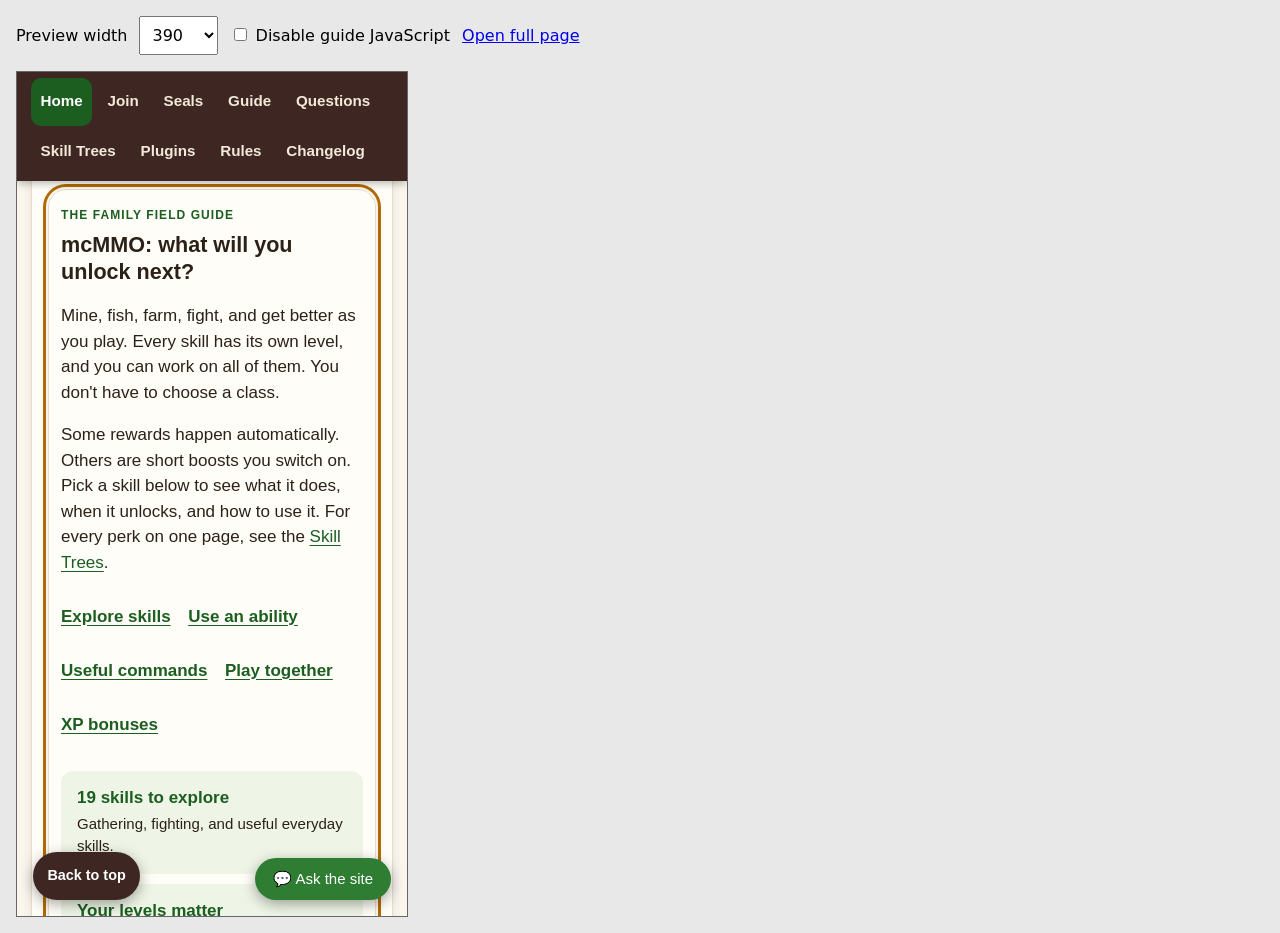
<file: tests/responsive.html>
<!doctype html>
<html lang="en"><meta charset="utf-8"><meta name="viewport" content="width=device-width,initial-scale=1"><title>Local responsive guide preview</title>
<style>body{margin:0;padding:16px;font:16px system-ui;background:#e8e8e8}label,select,a{margin-right:12px}select{font:inherit;padding:8px}iframe{display:block;max-width:none;background:white;border:1px solid #666;margin-top:16px;height:844px}nav{margin-bottom:12px}</style>
<nav><label for="size">Preview width</label><select id="size"><option>320</option><option selected>390</option><option>768</option><option>1188</option></select><label><input type="checkbox" id="no-js"> Disable guide JavaScript</label><a href="../index.html#panel-mcmmo">Open full page</a></nav>
<iframe id="preview" title="Website responsive preview" src="../index.html#panel-mcmmo" width="390"></iframe>
<script>document.getElementById('size').addEventListener('change',function(){document.getElementById('preview').width=this.value;});document.getElementById('no-js').addEventListener('change',function(){var frame=document.getElementById('preview');if(this.checked)frame.setAttribute('sandbox','allow-same-origin');else frame.removeAttribute('sandbox');frame.src='../index.html?no-js='+this.checked+'#panel-mcmmo';});</script>
</html>
</file>
<file: style.css>
:root{--grass:#5d9b3a;--grass-d:#3f6e26;--dirt:#79553a;--dirt-d:#4e3624;--bg:#f4f1e8;--ink:#2b2a22;--card:#fff}
*{box-sizing:border-box}
body{margin:0;font-family:Nunito,system-ui,sans-serif;color:var(--ink);background:var(--bg);line-height:1.55;font-size:17px}
.wrap{max-width:960px;margin:0 auto;padding:0 1.1rem}
h1,h2{font-family:"Press Start 2P",monospace;line-height:1.4}
h1{font-size:clamp(1.3rem,6vw,2.4rem);margin:0 0 .6rem;text-shadow:3px 3px 0 var(--dirt-d)}
h2{font-size:1rem;color:var(--grass-d);margin:2.5rem 0 1rem}
h3{margin:0 0 .4rem}
.hero{background:var(--grass);color:#fff;text-align:center;padding:3rem 0 2.75rem}
.server-strip{background:var(--dirt);color:#fff;text-align:center;padding:1.5rem 0 2.25rem;border-bottom:8px solid var(--dirt-d)}
.tagline{font-weight:800;font-size:1.2rem;margin:0}
.sub{max-width:34rem;margin:.6rem auto 1.6rem}
.btn{display:inline-block;font:inherit;font-weight:800;border:0;cursor:pointer;text-decoration:none;color:#fff;background:var(--dirt-d);border-radius:6px;box-shadow:0 4px 0 #2e2015}
.btn:active{transform:translateY(3px);box-shadow:0 1px 0 #2e2015}
.btn.big{font-size:1.15rem;padding:1rem 1.6rem;background:#2f5a1c;box-shadow:0 5px 0 #1e3b11}
.btn.small{padding:.55rem .9rem}
.note{font-size:.9rem;opacity:.9;margin:.5rem 0}
.addr{display:flex;flex-wrap:wrap;gap:.5rem;justify-content:center;align-items:center;margin-top:1rem}
.addr-alt{font-size:.8rem;opacity:.7;margin:.4rem 0 0;overflow-wrap:anywhere}
.addr code{background:rgba(0,0,0,.3);padding:.55rem .8rem;border-radius:6px;font-size:1rem;user-select:all}
.chips{list-style:none;padding:0;display:flex;flex-wrap:wrap;gap:.5rem}
.chips li{background:var(--grass);color:#fff;padding:.35rem .8rem;border-radius:999px;font-weight:700}
.cards{display:grid;gap:1rem;grid-template-columns:1fr}
@media(min-width:640px){.cards{grid-template-columns:1fr 1fr}}
@media(min-width:900px){.feats{grid-template-columns:repeat(3,1fr)}}
.card{background:var(--card);border-radius:8px;padding:1.1rem;border-top:6px solid var(--grass);box-shadow:0 2px 6px rgba(0,0,0,.08)}
.card{min-width:0;overflow-wrap:anywhere}
.card ol{padding-left:1.2rem;margin:.4rem 0}
.card .note{opacity:.75}
.rules{font-weight:700;padding-left:1.4rem}
footer{margin-top:3rem;background:var(--dirt-d);color:#e9dfcf;text-align:center;padding:1.4rem 0;font-size:.9rem}
.howto{background:#e6eedb;border-left:6px solid var(--grass);border-radius:8px;padding:.9rem 1.1rem;margin-bottom:1rem}
.howto p{margin:.4rem 0}
code{background:#efe6d6;padding:.05rem .35rem;border-radius:4px;font-size:.95em}
.cmds li{margin:.35rem 0}
.tabbar{display:none}
.tabs.js .tabbar{display:flex;gap:.4rem;overflow-x:auto;-webkit-overflow-scrolling:touch;scroll-snap-type:x proximity;padding:.2rem .1rem .6rem;margin-bottom:.4rem}
.tabbar button{flex:0 0 auto;scroll-snap-align:start;font:inherit;font-weight:800;border:2px solid var(--grass);background:#fff;color:var(--grass-d);border-radius:999px;padding:.55rem 1rem;cursor:pointer;white-space:nowrap;min-height:44px}
.tabbar button[aria-selected=true]{background:var(--grass);color:#fff}
.tabbar button:focus-visible,.panel:focus-visible{outline:3px solid var(--dirt);outline-offset:2px}
.panel{background:var(--card);border-radius:8px;padding:1rem 1.1rem;margin:.7rem 0;box-shadow:0 2px 6px rgba(0,0,0,.08);border-left:6px solid var(--grass)}
.panel ul{padding-left:1.2rem}
.cmds li{margin:.35rem 0}
.tablewrap{overflow-x:auto;background:var(--card);border-radius:8px;box-shadow:0 2px 6px rgba(0,0,0,.08)}
table{border-collapse:collapse;width:100%;font-size:.95rem}
th,td{text-align:left;padding:.55rem .7rem;border-bottom:1px solid #e6dfd0;vertical-align:top}
th{background:var(--grass-d);color:#fff}
td:nth-child(2){white-space:nowrap}
.plugin-next{display:block;font-size:.8rem;line-height:1.35;color:#585f50;margin-top:.2rem;max-width:12rem;overflow-wrap:anywhere}
.video{margin:1rem 0 .4rem}
.vwrap{position:relative;aspect-ratio:16/9;background:#000;border-radius:8px;overflow:hidden}
.vwrap iframe{position:absolute;inset:0;width:100%;height:100%;border:0}
.video figcaption{font-weight:700;margin-top:.4rem}
.vnote{display:block;font-weight:400;font-size:.85rem;opacity:.75}
#changelog details{margin:.5em 0}
#changelog summary{cursor:pointer;font-weight:800}
#changelog ul{margin:.4em 0 .4em 1.2em}

/* The skills guide shares the original grass, dirt, and paper palette. */
[hidden]{display:none!important}
a{color:#315a20;text-underline-offset:.15em}
:focus-visible{outline:3px solid var(--dirt);outline-offset:3px}
.skip-link{position:absolute;top:.5rem;left:.5rem;z-index:10;transform:translateY(-180%);background:#fff;padding:.7rem 1rem;border-radius:6px}
.skip-link:focus{transform:none}
.guide-intro{max-width:44rem}
.guide-panel .howto h4{margin:.25rem 0 .6rem;font-size:1.02rem}
.tabbar button[aria-selected=true]{background:var(--grass-d);border-color:var(--grass-d)}
.guide-kicker{text-transform:uppercase;letter-spacing:.09em;font-size:.75rem;font-weight:800;color:var(--grass-d);margin:0 0 .5rem}
.guide-title{font-size:1.5rem;line-height:1.25}
.guide-nav{display:flex;flex-wrap:wrap;gap:.4rem 1.1rem;margin:1rem 0 1.4rem;font-weight:800}
.guide-nav a{padding:.35rem 0}
.guide-facts{display:grid;grid-template-columns:1fr;gap:.7rem;margin:1rem 0 1.4rem}
.guide-fact{background:#f4f1e8;border-radius:7px;padding:.8rem 1rem}
.guide-fact b{display:block;color:var(--grass-d)}
.guide-fact p{margin:.15rem 0;font-size:.94rem}
.guide-section{margin-top:1.7rem;scroll-margin-top:1rem}
.guide-section>h4{font-size:1.2rem;margin:0 0 .5rem}
.skill-controls{background:#e6eedb;border-radius:8px;padding:1rem;margin:1rem 0}
.skill-fields{display:grid;grid-template-columns:minmax(0,1fr);gap:.7rem}
.skill-fields label{display:block;font-weight:800;margin-bottom:.3rem}
.skill-fields input,.skill-fields select{font:inherit;color:var(--ink);background:#fff;border:1px solid #7c8d6f;border-radius:6px;min-height:46px;padding:.55rem .7rem;width:100%;min-width:0}
.skill-actions{display:flex;flex-wrap:wrap;gap:.45rem;margin-top:.75rem}
.plain-btn{font:inherit;font-size:.9rem;font-weight:800;cursor:pointer;color:var(--grass-d);background:#fff;border:1px solid #93a881;border-radius:6px;min-height:44px;padding:.45rem .7rem}
.plain-btn:hover{background:#f4f8ef}
.skill-results{font-size:.9rem;margin:.7rem 0 0;color:#415437}
.skill-grid{display:grid;grid-template-columns:minmax(0,1fr);gap:.65rem}
.skill-card{border:1px solid #d9dfcf;border-radius:8px;background:#fff;min-width:0;scroll-margin-top:1rem;overflow-wrap:anywhere}
.skill-card>summary{cursor:pointer;padding:.9rem 1rem;list-style:none;position:relative;padding-right:2.6rem;min-height:60px}
.skill-card>summary::-webkit-details-marker{display:none}
.skill-card>summary:after{content:'+';font-size:1.5rem;font-weight:800;line-height:1;position:absolute;right:1rem;top:1.1rem;color:var(--grass-d)}
.skill-card[open]>summary:after{content:'−'}
.skill-card>summary:hover{background:#f5f8f0;border-radius:8px}
.skill-card[open]>summary{background:#eef3e6;border-bottom:1px solid #d9dfcf;border-radius:8px 8px 0 0}
.skill-title{display:block;font-size:1.15rem;font-weight:800;color:var(--grass-d)}
.skill-summary{display:block;font-size:.94rem;margin:.2rem 0;color:var(--ink)}
.skill-meta{display:block;font-size:.8rem;color:#626a59;margin-top:.3rem}
.skill-body{padding:0 1rem 1rem}
.skill-body>p{margin:.8rem 0}
.skill-command{font-size:.9rem}
.skill-command a{margin-left:.6rem}
.ability-list{list-style:none!important;padding:0!important;margin:1rem 0 0}
.ability{border-top:1px solid #e4e7df;padding:.9rem 0 .4rem}
.ability h5{font-size:1.02rem;margin:0 .4rem .25rem 0;display:inline}
.ability p{margin:.4rem 0;font-size:.95rem}
.ability .ability-note{font-size:.86rem;color:#585f50}
.ability-tags{display:flex;flex-wrap:wrap;gap:.3rem;margin:.35rem 0 .55rem}
.ability-type,.unlock{display:inline-block;font-size:.75rem;font-weight:800;border-radius:4px;padding:.18rem .45rem;background:#eaf0e1;color:#385528}
.ability-type.active{background:#f2e5cf;color:#6b4518}
.ability-type.manual{background:#e5edf2;color:#33566b}
.unlock{background:#f1f0eb;color:#4f4b40}
.rank-list{font-size:.86rem!important;color:#535d49}
.guide-warning{border-left:4px solid #ae6e23;background:#fff3de;border-radius:4px;padding:.65rem .85rem;font-size:.94rem}
.skill-notes{margin:.7rem 0}
.skill-notes>summary,.guide-sources>summary{font-size:.9rem;font-weight:800;cursor:pointer;padding:.5rem 0;color:var(--grass-d)}
.skill-notes li{font-size:.9rem;margin:.35rem 0}
.guide-sources{background:#f5f4ef;padding:.5rem .9rem;border-radius:7px;margin-top:1rem;overflow-wrap:anywhere}
.guide-sources p,.guide-sources li{font-size:.85rem}
.skill-empty{background:#f4f1e8;padding:1rem;border-radius:6px}
.guide-legend{font-size:.9rem}
.guide-legend span{margin-right:.3rem}
.guide-steps{padding-left:1.3rem}
.guide-steps li{margin:.4rem 0}
.guide-footer-link{margin-top:1.5rem;font-size:.9rem}
.guide-panel code{overflow-wrap:anywhere}
@media(min-width:640px){
  .guide-facts{grid-template-columns:repeat(3,minmax(0,1fr))}
  .skill-fields{grid-template-columns:minmax(0,2fr) minmax(0,1fr)}
  .skill-grid{grid-template-columns:repeat(2,minmax(0,1fr))}
  .skill-card[open]{grid-column:1/-1}
}
@media(max-width:420px){
  .guide-panel{padding:1rem .75rem;border-left-width:4px}
  .guide-title{font-size:1.3rem}
  .skill-card>summary{padding-left:.8rem}
  .skill-body{padding-left:.8rem;padding-right:.8rem}
  .addr code{font-size:.9rem}
}
@media(prefers-reduced-motion:reduce){*{scroll-behavior:auto!important}}
@media print{
  .hero,.server-strip,.tabbar,.skill-controls,.video,.skip-link,footer{display:none!important}
  .wrap{max-width:none;padding:0}
  .panel[hidden]{display:block!important}
  .skill-grid{display:block}
  .skill-card{break-inside:avoid;margin:.5rem 0}
}

/* Oct 23, 2026 restructure: site nav, Questions page, main-page stub. */
.site-nav{position:sticky;top:0;z-index:60;background:var(--dirt-d);box-shadow:0 2px 8px rgba(0,0,0,.3)}
.site-nav .wrap{display:flex;flex-wrap:wrap;align-items:center;gap:.1rem .35rem;padding-top:.35rem;padding-bottom:.35rem}
.site-nav a{display:inline-flex;align-items:center;min-height:44px;padding:.4rem .6rem;border-radius:6px;color:#f2e9d8;text-decoration:none;font-weight:800;font-size:.95rem}
.site-nav a:hover{background:rgba(255,255,255,.14)}
.site-nav a[aria-current="page"]{background:var(--grass-d);color:#fff}
section[id],.skill-card{scroll-margin-top:4.5rem}
.qa-stub-sec{margin-top:2.5rem}
.qa-stub{background:var(--card);border-radius:8px;padding:1.1rem;border-top:6px solid var(--grass);box-shadow:0 2px 6px rgba(0,0,0,.08);margin:0}
.qa-stub .btn{margin-top:.7rem}
.qa-tools{background:#e6eedb;border-radius:8px;padding:1rem;margin:1rem 0}
.qa-tools input{font:inherit;color:var(--ink);background:#fff;border:1px solid #7c8d6f;border-radius:6px;min-height:46px;padding:.55rem .7rem;width:100%;min-width:0}
.qa-results{font-size:.9rem;margin:.7rem 0 0;color:#415437}
.qgroup{margin-top:2.2rem}
.qgroup::before{content:attr(data-group-label);display:block;font-family:"Press Start 2P",monospace;font-size:1rem;line-height:1.4;color:var(--grass-d);margin:0 0 .2rem}
.qa-entry{margin-top:.65rem}
.qa{border:1px solid #d9dfcf;border-radius:8px;background:#fff;min-width:0;overflow-wrap:anywhere}
.qa>summary{cursor:pointer;padding:.9rem 1rem;padding-right:2.6rem;position:relative;list-style:none;font-weight:800;color:var(--grass-d);min-height:44px}
.qa>summary::-webkit-details-marker{display:none}
.qa>summary:after{content:'+';font-size:1.5rem;font-weight:800;line-height:1;position:absolute;right:1rem;top:1rem}
.qa>summary:hover{background:#f5f8f0;border-radius:8px}
.qa[open]>summary{background:#eef3e6;border-bottom:1px solid #d9dfcf;border-radius:8px 8px 0 0}
.qa[open]>summary:after{content:'\2212'}
.qa-body{padding:0 1rem 1rem}
.qa-body>p{margin:.8rem 0}
@media print{.site-nav{display:none!important}}

/* Oct 23, 2026 layout pass: plugin list cards, folded long sections,
   on-this-page links, back to top. */
[id]{scroll-margin-top:4.5rem}
.toc{display:flex;flex-wrap:wrap;align-items:center;gap:.35rem .5rem;margin:1.4rem 0 0;padding:.7rem .9rem;background:var(--card);border-radius:8px;box-shadow:0 2px 6px rgba(0,0,0,.08)}
.toc-label{font-weight:800;color:var(--dirt-d);margin-right:.2rem}
.toc a{display:inline-block;padding:.3rem .65rem;border-radius:999px;background:#e6eedb;color:var(--grass-d);font-weight:800;font-size:.92rem;text-decoration:none}
.toc a:hover{background:var(--grass);color:#fff}
.sec-fold{margin:.8rem 0 0;border:2px solid var(--grass);border-radius:8px;background:var(--card);min-width:0}
.sec-fold>summary{cursor:pointer;list-style:none;position:relative;padding:.8rem 2.8rem .8rem 1rem;font-weight:800;color:#fff;background:var(--grass-d);border-radius:6px}
.sec-fold>summary::-webkit-details-marker{display:none}
.sec-fold>summary:after{content:'Show';position:absolute;right:.9rem;top:50%;transform:translateY(-50%);font-size:.8rem;background:rgba(255,255,255,.18);padding:.15rem .5rem;border-radius:999px}
.sec-fold[open]>summary{border-radius:6px 6px 0 0}
.sec-fold[open]>summary:after{content:'Hide'}
.sec-fold>summary:focus-visible{outline:3px solid var(--dirt);outline-offset:2px}
.sec-fold-body{padding:.4rem 1rem 1rem;min-width:0;overflow-wrap:anywhere}
.sec-fold-body>h2:first-child,.sec-fold-body>h3:first-child{margin-top:1rem}
.to-top{text-align:right;margin:1rem 0 0;font-weight:800}
.to-top-fab{position:fixed;left:16px;bottom:16px;z-index:9998;background:var(--dirt-d);color:#fff;text-decoration:none;font-weight:800;font-size:.9rem;padding:.6rem .9rem;border-radius:999px;box-shadow:0 4px 14px rgba(0,0,0,.35);transition:opacity .2s}
.to-top-fab.is-hidden{opacity:0;pointer-events:none}
/* The plugin list: one card per plugin, description at full width. */
#all-plugins .tablewrap{overflow:visible;background:none;box-shadow:none}
#all-plugins table,#all-plugins tbody{display:block;width:100%}
#all-plugins thead{position:absolute;width:1px;height:1px;overflow:hidden;clip:rect(0 0 0 0);white-space:nowrap}
#all-plugins tr{display:grid;grid-template-columns:minmax(0,1fr) auto;gap:.25rem 1rem;background:#fbfaf5;border:1px solid #e6dfd0;border-left:5px solid var(--grass);border-radius:8px;padding:.75rem .9rem;margin:0 0 .7rem}
#all-plugins td{display:block;padding:0;border:0;white-space:normal;min-width:0;overflow-wrap:anywhere}
#all-plugins td:first-child{font-weight:800;color:var(--grass-d);font-size:1.02rem}
#all-plugins td:first-child .plugin-next{font-weight:400;max-width:none}
#all-plugins td:nth-child(2){text-align:right;font-weight:800;color:var(--dirt-d);white-space:normal}
#all-plugins td:nth-child(2)::before{content:'Version ';font-weight:400;font-size:.8rem;color:#626a59}
#all-plugins .pv-when{display:block;font-weight:400;font-size:.78rem;color:#626a59;max-width:16rem;margin-left:auto;line-height:1.35}
#all-plugins td:nth-child(3){grid-column:1/-1;margin-top:.35rem;line-height:1.55}
@media(max-width:520px){#all-plugins tr{grid-template-columns:1fr}#all-plugins td:nth-child(2){text-align:left}#all-plugins .pv-when{margin-left:0;max-width:none}}
@media print{.to-top-fab,.toc{display:none!important}.sec-fold>summary:after{content:''}}
@media(max-width:520px){.sv-table{display:block;overflow-x:auto;font-size:.85rem}}
</file>
<file: redesign.css>
/* Wink Reyes Valley — redesign preview stylesheet.
   Presentation-only restyle of the live site in the announcement-format design
   system approved Nov 23, 2026: cards, emoji-anchored section headers, one idea
   per block, generous spacing, >=48px tap targets, mobile-first, same
   greens/browns/cream identity. Every selector from the live style.css is
   carried over (restyled, none dropped); the legacy variable names are kept
   and remapped to the new palette so the page's inline <style> blocks
   (seals track, skill trees) inherit the new colors automatically. */

:root{
  --cream:#faf6ee; --card:#fffdf8; --ink:#2b2118; --muted:#6d5c4d;
  --green:#2e7d32; --green-dark:#1b5e20; --brown:#4e342e; --brown-dark:#3e2723;
  --amber:#b26a00; --amber-dark:#8a5200; --line:#e7dcc8; --hair:#f4edda;
  --chip:#eef5e6; --chip-ink:#2e5b1e; --dash:#f3ecd9; --dash-line:#c9b98f;
  --shadow:0 2px 10px rgba(62,39,35,.10); --radius:18px;
  /* legacy names, remapped */
  --grass:#2e7d32; --grass-d:#1b5e20; --dirt:#4e342e; --dirt-d:#3e2723;
  --bg:#faf6ee;
}
*{box-sizing:border-box; -webkit-tap-highlight-color:transparent}
html{scroll-behavior:smooth}
body{margin:0; color:var(--ink); background:var(--cream); line-height:1.5; font-size:17px;
  font-family:-apple-system,BlinkMacSystemFont,"Segoe UI",Roboto,"Helvetica Neue",Arial,sans-serif}
.wrap{max-width:980px; margin:0 auto; padding:0 14px}
main.wrap{padding-bottom:8px}

/* preview ribbon (injected by the preview build only) */
.ribbon{background:var(--brown-dark); color:#ffe9c9; text-align:center;
  font-size:13px; font-weight:600; letter-spacing:.04em; padding:8px 10px}

/* headings: bold sans (the pixel display font is retired in this design),
   emoji anchor injected as .h2em by the preview build */
h1,h2{font-family:inherit; line-height:1.25; letter-spacing:.01em}
h1{font-size:clamp(1.8rem,6vw,2.6rem); font-weight:800; margin:0 0 .5rem}
h2{font-size:22px; font-weight:800; color:var(--ink); margin:30px 2px 10px;
  display:flex; align-items:center; gap:9px}
.h2em{font-size:24px; line-height:1; flex:0 0 auto}
h3{margin:0 0 .4rem; font-size:19px}

/* hero */
.hero{background:linear-gradient(160deg,var(--brown) 0%,var(--brown-dark) 78%);
  color:#fff; text-align:center; padding:34px 0 28px;
  border-radius:0 0 26px 26px; box-shadow:var(--shadow)}
.hero-logo{font-size:44px; line-height:1; margin-bottom:6px}
.tagline{font-weight:800; font-size:1.25rem; margin:0}
.sub{max-width:36rem; margin:.6rem auto 1.6rem; color:#e8dcc8}
.site-credit{text-align:center}

/* server strip: address + join notes, on cream with a dashed copy box */
.server-strip{background:var(--cream); color:var(--ink); text-align:center;
  padding:20px 0 4px; border-bottom:0}
.addr{display:flex; flex-wrap:wrap; gap:10px; justify-content:center; align-items:stretch; margin-top:.6rem}
.addr code{background:var(--dash); border:1.5px dashed var(--dash-line); border-radius:12px;
  padding:13px 14px; font-family:ui-monospace,SFMono-Regular,Menlo,Consolas,monospace;
  font-size:16.5px; font-weight:700; user-select:all; display:flex; align-items:center}
.addr-alt{font-size:.85rem; color:var(--muted); margin:.5rem 0 0; overflow-wrap:anywhere}
.server-strip .note{color:var(--muted); opacity:1}
#bedrock-port-cutoff{background:#fdf3e0; border:1px solid #f0dfba; border-radius:12px;
  padding:12px 14px; color:var(--ink); text-align:left; max-width:44rem; margin:.9rem auto 0}

/* buttons */
.btn{display:inline-flex; align-items:center; justify-content:center; font:inherit; font-weight:800;
  border:0; cursor:pointer; text-decoration:none; color:#fff; background:var(--brown-dark);
  border-radius:12px; box-shadow:var(--shadow); min-height:48px; padding:.7rem 1.1rem}
.btn:active{transform:translateY(2px)}
.btn.big{font-size:1.1rem; padding:1rem 1.5rem; min-height:56px; background:var(--green)}
.btn.big:active{background:var(--green-dark)}
.btn.small{padding:.6rem 1rem; min-height:52px; min-width:74px; background:var(--green)}
.btn.small:active{background:var(--green-dark)}
.note{font-size:.92rem; margin:.5rem 0}
code{background:var(--dash); padding:.08rem .4rem; border-radius:7px; font-size:.95em;
  font-family:ui-monospace,SFMono-Regular,Menlo,Consolas,monospace; font-weight:600}

/* chips, feature cards, callouts */
.chips{list-style:none; padding:0; display:flex; flex-wrap:wrap; gap:8px}
.chips li{background:var(--green); color:#fff; padding:.5rem .9rem; border-radius:999px; font-weight:700}
.cards{display:grid; gap:14px; grid-template-columns:1fr}
@media(min-width:640px){.cards{grid-template-columns:1fr 1fr}}
@media(min-width:900px){.feats{grid-template-columns:repeat(3,1fr)}}
.card{background:var(--card); border:1px solid var(--line); border-radius:var(--radius);
  box-shadow:var(--shadow); padding:18px 16px; min-width:0; overflow-wrap:anywhere}
.card ol{padding-left:1.2rem; margin:.4rem 0}
.card .note{color:var(--muted)}
.howto{background:#fdf3e0; border:1px solid #f0dfba; border-radius:12px;
  padding:12px 14px; margin-bottom:14px}
.howto p{margin:.4rem 0}
.rules{font-weight:700; padding-left:1.4rem}
.rules li{margin:.45rem 0}
footer{margin-top:3rem; background:var(--brown-dark); color:#e9dfcf; text-align:center;
  padding:1.6rem 0; font-size:.92rem}

/* guide tab bar + panels */
.tabbar{display:none}
.tabs.js .tabbar{display:flex; gap:8px; overflow-x:auto; -webkit-overflow-scrolling:touch;
  scroll-snap-type:x proximity; padding:.2rem .1rem .6rem; margin-bottom:.4rem}
.tabbar button{flex:0 0 auto; scroll-snap-align:start; font:inherit; font-weight:800;
  border:2px solid var(--green); background:var(--card); color:var(--green-dark);
  border-radius:999px; padding:.55rem 1rem; cursor:pointer; white-space:nowrap; min-height:48px}
.tabbar button[aria-selected=true]{background:var(--green-dark); border-color:var(--green-dark); color:#fff}
.tabbar button:focus-visible,.panel:focus-visible{outline:3px solid var(--amber); outline-offset:2px}
.panel{background:var(--card); border:1px solid var(--line); border-radius:var(--radius);
  padding:18px 16px; margin:.8rem 0; box-shadow:var(--shadow)}
.panel ul{padding-left:1.2rem}
.cmds li{margin:.35rem 0}

/* tables (seals ladder, shop prices) */
.tablewrap{overflow-x:auto; background:var(--card); border:1px solid var(--line);
  border-radius:var(--radius); box-shadow:var(--shadow)}
table{border-collapse:collapse; width:100%; font-size:.95rem}
th,td{text-align:left; padding:.65rem .8rem; border-bottom:1px solid var(--hair); vertical-align:top}
th{background:var(--green-dark); color:#fff}
td:nth-child(2){white-space:nowrap}
#shops-preview td:nth-child(2){color:var(--amber); font-weight:800}
.plugin-next{display:block; font-size:.8rem; line-height:1.35; color:var(--muted); margin-top:.2rem; max-width:12rem; overflow-wrap:anywhere}

/* videos */
.video{margin:1rem 0 .4rem}
.vwrap{position:relative; aspect-ratio:16/9; background:#000; border-radius:var(--radius); overflow:hidden}
.vwrap iframe{position:absolute; inset:0; width:100%; height:100%; border:0}
.video figcaption{font-weight:700; margin-top:.4rem}
.vnote{display:block; font-weight:400; font-size:.85rem; color:var(--muted)}

/* change log: each day a card, each entry a headline + body */
#changelog details{margin:.5em 0}
#changelog summary{cursor:pointer; font-weight:800; min-height:48px; display:flex; align-items:center}
#changelog ul{margin:.4em 0; padding-left:0; list-style:none}
#changelog .sec-fold-body details{background:var(--card); border:1px solid var(--line);
  border-radius:var(--radius); padding:.3rem 1rem .7rem; box-shadow:var(--shadow)}
#changelog li{padding:.75rem .15rem; border-top:1px solid var(--hair)}
#changelog li:first-child{border-top:0}
#changelog li b{display:block; font-size:1.02rem; margin-bottom:.15rem}
.month-jump{display:flex; flex-wrap:wrap; gap:8px; align-items:center; font-weight:700}
.month-jump a{background:var(--chip); color:var(--chip-ink); border-radius:999px;
  padding:.5rem .9rem; text-decoration:none; display:inline-flex; align-items:center; min-height:48px}

/* guide (skills) components */
[hidden]{display:none!important}
a{color:var(--green-dark); text-underline-offset:.15em}
:focus-visible{outline:3px solid var(--amber); outline-offset:3px}
.skip-link{position:absolute; top:.5rem; left:.5rem; z-index:10; transform:translateY(-180%);
  background:#fff; padding:.7rem 1rem; border-radius:12px; min-height:48px}
.skip-link:focus{transform:none}
.guide-intro{max-width:44rem}
.guide-panel .howto h4{margin:.25rem 0 .6rem; font-size:1.02rem}
.guide-kicker{text-transform:uppercase; letter-spacing:.09em; font-size:.75rem; font-weight:800; color:var(--green-dark); margin:0 0 .5rem}
.guide-title{font-size:1.6rem; line-height:1.25; font-weight:800}
.guide-nav{display:flex; flex-wrap:wrap; gap:.4rem 1.1rem; margin:1rem 0 1.4rem; font-weight:800}
.guide-nav a{padding:.35rem 0; min-height:48px; display:inline-flex; align-items:center}
.guide-facts{display:grid; grid-template-columns:1fr; gap:10px; margin:1rem 0 1.4rem}
.guide-fact{background:var(--chip); border-radius:12px; padding:.85rem 1rem}
.guide-fact b{display:block; color:var(--green-dark)}
.guide-fact p{margin:.15rem 0; font-size:.94rem}
.guide-section{margin-top:1.7rem; scroll-margin-top:1rem}
.guide-section>h4{font-size:1.2rem; margin:0 0 .5rem}
.skill-controls{background:var(--chip); border:1px solid var(--line); border-radius:var(--radius); padding:1rem; margin:1rem 0}
.skill-fields{display:grid; grid-template-columns:minmax(0,1fr); gap:.7rem}
.skill-fields label{display:block; font-weight:800; margin-bottom:.3rem}
.skill-fields input,.skill-fields select{font:inherit; color:var(--ink); background:#fff;
  border:1px solid var(--dash-line); border-radius:12px; min-height:48px; padding:.55rem .7rem; width:100%; min-width:0}
.skill-actions{display:flex; flex-wrap:wrap; gap:.45rem; margin-top:.75rem}
.plain-btn{font:inherit; font-size:.9rem; font-weight:800; cursor:pointer; color:var(--green-dark);
  background:#fff; border:1px solid var(--green); border-radius:12px; min-height:48px; padding:.45rem .8rem}
.plain-btn:hover{background:var(--chip)}
.skill-results{font-size:.9rem; margin:.7rem 0 0; color:var(--chip-ink)}
.skill-grid{display:grid; grid-template-columns:minmax(0,1fr); gap:12px}
.skill-card{border:1px solid var(--line); border-radius:var(--radius); background:var(--card);
  box-shadow:var(--shadow); min-width:0; scroll-margin-top:1rem; overflow-wrap:anywhere}
.skill-card>summary{cursor:pointer; padding:.9rem 1rem; list-style:none; position:relative; padding-right:2.6rem; min-height:60px}
.skill-card>summary::-webkit-details-marker{display:none}
.skill-card>summary:after{content:'+'; font-size:1.5rem; font-weight:800; line-height:1; position:absolute; right:1rem; top:1.1rem; color:var(--green-dark)}
.skill-card[open]>summary:after{content:'−'}
.skill-card>summary:hover{background:#f5f8f0; border-radius:var(--radius)}
.skill-card[open]>summary{background:var(--chip); border-bottom:1px solid var(--line); border-radius:17px 17px 0 0}
.skill-title{display:block; font-size:1.15rem; font-weight:800; color:var(--green-dark)}
.skill-summary{display:block; font-size:.94rem; margin:.2rem 0; color:var(--ink)}
.skill-meta{display:block; font-size:.8rem; color:var(--muted); margin-top:.3rem}
.skill-body{padding:0 1rem 1rem}
.skill-body>p{margin:.8rem 0}
.skill-command{font-size:.9rem}
.skill-command a{margin-left:.6rem}
.ability-list{list-style:none!important; padding:0!important; margin:1rem 0 0}
.ability{border-top:1px solid var(--hair); padding:.9rem 0 .4rem}
.ability h5{font-size:1.02rem; margin:0 .4rem .25rem 0; display:inline}
.ability p{margin:.4rem 0; font-size:.95rem}
.ability .ability-note{font-size:.86rem; color:var(--muted)}
.ability-tags{display:flex; flex-wrap:wrap; gap:.35rem; margin:.35rem 0 .55rem}
.ability-type,.unlock{display:inline-block; font-size:.75rem; font-weight:800; border-radius:999px; padding:.25rem .6rem; background:var(--chip); color:var(--chip-ink)}
.ability-type.active{background:#fdf3e0; color:var(--amber-dark)}
.ability-type.manual{background:#e5edf2; color:#33566b}
.unlock{background:var(--dash); color:var(--brown)}
.rank-list{font-size:.86rem!important; color:var(--muted)}
.guide-warning{border:1px solid #f0dfba; border-left:5px solid var(--amber); background:#fdf3e0; border-radius:12px; padding:.7rem .9rem; font-size:.94rem}
.skill-notes{margin:.7rem 0}
.skill-notes>summary,.guide-sources>summary{font-size:.9rem; font-weight:800; cursor:pointer; padding:.5rem 0; color:var(--green-dark); min-height:48px; display:flex; align-items:center}
.skill-notes li{font-size:.9rem; margin:.35rem 0}
.guide-sources{background:#f7f2e4; padding:.5rem .9rem; border-radius:12px; margin-top:1rem; overflow-wrap:anywhere}
.guide-sources p,.guide-sources li{font-size:.85rem}
.skill-empty{background:var(--cream); padding:1rem; border-radius:12px}
.guide-legend{font-size:.9rem}
.guide-legend span{margin-right:.3rem}
.guide-steps{padding-left:1.3rem}
.guide-steps li{margin:.4rem 0}
.guide-footer-link{margin-top:1.5rem; font-size:.9rem}
.guide-panel code{overflow-wrap:anywhere}
@media(min-width:640px){
  .guide-facts{grid-template-columns:repeat(3,minmax(0,1fr))}
  .skill-fields{grid-template-columns:minmax(0,2fr) minmax(0,1fr)}
  .skill-grid{grid-template-columns:repeat(2,minmax(0,1fr))}
  .skill-card[open]{grid-column:1/-1}
}
@media(max-width:420px){
  .guide-panel{padding:1rem .75rem}
  .guide-title{font-size:1.35rem}
  .skill-card>summary{padding-left:.8rem}
  .skill-body{padding-left:.8rem; padding-right:.8rem}
  .addr code{font-size:.9rem}
}
@media(prefers-reduced-motion:reduce){*{scroll-behavior:auto!important}}
@media print{
  .hero,.server-strip,.tabbar,.skill-controls,.video,.skip-link,footer{display:none!important}
  .wrap{max-width:none; padding:0}
  .panel[hidden]{display:block!important}
  .skill-grid{display:block}
  .skill-card{break-inside:avoid; margin:.5rem 0}
}

/* site nav + Questions page */
.site-nav{position:sticky; top:0; z-index:60; background:var(--brown-dark); box-shadow:0 2px 8px rgba(0,0,0,.3)}
.site-nav .wrap{display:flex; flex-wrap:wrap; align-items:center; gap:.1rem .35rem; padding-top:.35rem; padding-bottom:.35rem}
.site-nav a{display:inline-flex; align-items:center; min-height:48px; padding:.4rem .6rem; border-radius:10px; color:#f2e9d8; text-decoration:none; font-weight:800; font-size:.95rem}
.site-nav a:hover{background:rgba(255,255,255,.14)}
.site-nav a[aria-current="page"]{background:var(--green-dark); color:#fff}
section[id],.skill-card{scroll-margin-top:4.5rem}
.qa-stub-sec{margin-top:2.5rem}
.qa-stub{background:var(--card); border:1px solid var(--line); border-radius:var(--radius); box-shadow:var(--shadow); padding:18px 16px; margin:0}
.qa-stub .btn{margin-top:.7rem}
.qa-tools{background:var(--chip); border:1px solid var(--line); border-radius:var(--radius); padding:1rem; margin:1rem 0}
.qa-tools input{font:inherit; color:var(--ink); background:#fff; border:1px solid var(--dash-line); border-radius:12px; min-height:48px; padding:.55rem .7rem; width:100%; min-width:0}
.qa-results{font-size:.9rem; margin:.7rem 0 0; color:var(--chip-ink)}
.qgroup{margin-top:2.2rem}
.qgroup::before{content:attr(data-group-label); display:block; font-weight:800; font-size:1.3rem; line-height:1.3; color:var(--ink); margin:0 0 .4rem}
.qa-entry{margin-top:.65rem}
.qa{border:1px solid var(--line); border-radius:var(--radius); background:var(--card); box-shadow:var(--shadow); min-width:0; overflow-wrap:anywhere}
.qa>summary{cursor:pointer; padding:.9rem 1rem; padding-right:2.6rem; position:relative; list-style:none; font-weight:800; color:var(--green-dark); min-height:48px}
.qa>summary::-webkit-details-marker{display:none}
.qa>summary:after{content:'+'; font-size:1.5rem; font-weight:800; line-height:1; position:absolute; right:1rem; top:1rem; color:var(--green-dark)}
.qa>summary:hover{background:#f5f8f0; border-radius:var(--radius)}
.qa[open]>summary{background:var(--chip); border-bottom:1px solid var(--line); border-radius:17px 17px 0 0}
.qa[open]>summary:after{content:'−'}
.qa-body{padding:0 1rem 1rem}
.qa-body>p{margin:.8rem 0}
.source-note{font-size:.85rem; color:var(--muted)}
@media print{.site-nav{display:none!important}}

/* on-this-page toc, folded sections, back-to-top */
[id]{scroll-margin-top:4.5rem}
.toc{display:flex; flex-wrap:wrap; align-items:center; gap:8px; margin:1.4rem 0 0;
  padding:.8rem .9rem; background:var(--card); border:1px solid var(--line);
  border-radius:var(--radius); box-shadow:var(--shadow)}
.toc-label{font-weight:800; color:var(--brown-dark); margin-right:.2rem}
.toc a{display:inline-flex; align-items:center; min-height:48px; padding:.45rem .8rem; border-radius:999px;
  background:var(--chip); color:var(--chip-ink); font-weight:800; font-size:.92rem; text-decoration:none}
.toc a:hover{background:var(--green); color:#fff}
.sec-fold{margin:.8rem 0 0; border:1px solid var(--line); border-radius:var(--radius);
  background:var(--card); box-shadow:var(--shadow); min-width:0; overflow:hidden}
.sec-fold>summary{cursor:pointer; list-style:none; position:relative; min-height:52px;
  display:flex; align-items:center; padding:.8rem 4.6rem .8rem 1rem; font-weight:800; color:#fff;
  background:var(--green-dark)}
.sec-fold>summary::-webkit-details-marker{display:none}
.sec-fold>summary:after{content:'Show'; position:absolute; right:.9rem; top:50%; transform:translateY(-50%);
  font-size:.8rem; background:rgba(255,255,255,.18); padding:.3rem .6rem; border-radius:999px}
.sec-fold[open]>summary:after{content:'Hide'}
.sec-fold[open]>summary{border-radius:0} /* the fold's own radius + overflow:hidden rounds the bar */
.sec-fold>summary:focus-visible{outline:3px solid var(--amber); outline-offset:2px}
.sec-fold-body{padding:.4rem 1rem 1rem; min-width:0; overflow-wrap:anywhere}
.sec-fold-body>h2:first-child,.sec-fold-body>h3:first-child{margin-top:1rem}
.to-top{text-align:right; margin:1rem 0 0; font-weight:800}
.to-top a{display:inline-flex; align-items:center; min-height:48px; padding:.3rem .4rem}
.to-top-fab{position:fixed; left:16px; bottom:16px; z-index:9998; background:var(--brown-dark); color:#fff;
  text-decoration:none; font-weight:800; font-size:.9rem; padding:.6rem .9rem; border-radius:999px;
  box-shadow:0 4px 14px rgba(0,0,0,.35); transition:opacity .2s; min-height:48px; display:inline-flex; align-items:center}
.to-top-fab.is-hidden{opacity:0; pointer-events:none}

/* the plugin list: one card per plugin, description at full width */
#all-plugins .tablewrap{overflow:visible; background:none; box-shadow:none; border:0}
#all-plugins table,#all-plugins tbody{display:block; width:100%}
#all-plugins thead{position:absolute; width:1px; height:1px; overflow:hidden; clip:rect(0 0 0 0); white-space:nowrap}
#all-plugins tr{display:grid; grid-template-columns:minmax(0,1fr) auto; gap:.25rem 1rem;
  background:var(--card); border:1px solid var(--line); border-left:5px solid var(--green);
  border-radius:var(--radius); box-shadow:var(--shadow); padding:1rem 1.1rem; margin:0 0 .8rem}
#all-plugins td{display:block; padding:0; border:0; white-space:normal; min-width:0; overflow-wrap:anywhere}
#all-plugins td:first-child{font-weight:800; color:var(--green-dark); font-size:1.05rem}
#all-plugins td:first-child .plugin-next{font-weight:400; max-width:none}
#all-plugins td:nth-child(2){text-align:right; font-weight:800; color:var(--brown-dark); white-space:normal}
#all-plugins td:nth-child(2)::before{content:'Version '; font-weight:400; font-size:.8rem; color:var(--muted)}
#all-plugins .pv-when{display:block; font-weight:400; font-size:.78rem; color:var(--muted); max-width:16rem; margin-left:auto; line-height:1.35}
#all-plugins td:nth-child(3){grid-column:1/-1; margin-top:.35rem; line-height:1.55}
@media(max-width:520px){#all-plugins tr{grid-template-columns:1fr} #all-plugins td:nth-child(2){text-align:left} #all-plugins .pv-when{margin-left:0; max-width:none}}
@media print{.to-top-fab,.toc{display:none!important} .sec-fold>summary:after{content:''}}
@media(max-width:520px){.sv-table{display:block; overflow-x:auto; font-size:.85rem}}

/* seals track + skill trees: specificity-boosted overrides for the literal
   colors in the pages' inline <style> blocks (their var() colors already
   follow the remapped palette above) */
details.sv-track,details.st-track{border-color:var(--line); border-radius:var(--radius); background:var(--card); box-shadow:var(--shadow)}
details.sv-track[open]>summary,details.st-track[open]>summary{background:var(--chip); border-bottom-color:var(--line); border-radius:17px 17px 0 0}
.sv-track .sv-meta,.st-track .st-meta,.st-track .st-tag{color:var(--muted)}
table.sv-table th,table.sv-table td{border-color:var(--line)}
table.sv-table th{background:var(--chip); color:var(--ink)}
.st-track .st-lv{background:var(--dash); color:var(--brown)}
.st-track .st-lv.st-start{background:var(--chip); color:var(--chip-ink)}
.st-track .st-cost{background:#fdf3e0; color:var(--amber-dark)}
.st-track .st-note{color:var(--muted)}
details.st-node>summary{min-height:48px; display:flex; align-items:center}
.st-tabs .st-tabbar button{min-height:48px}
</file>
